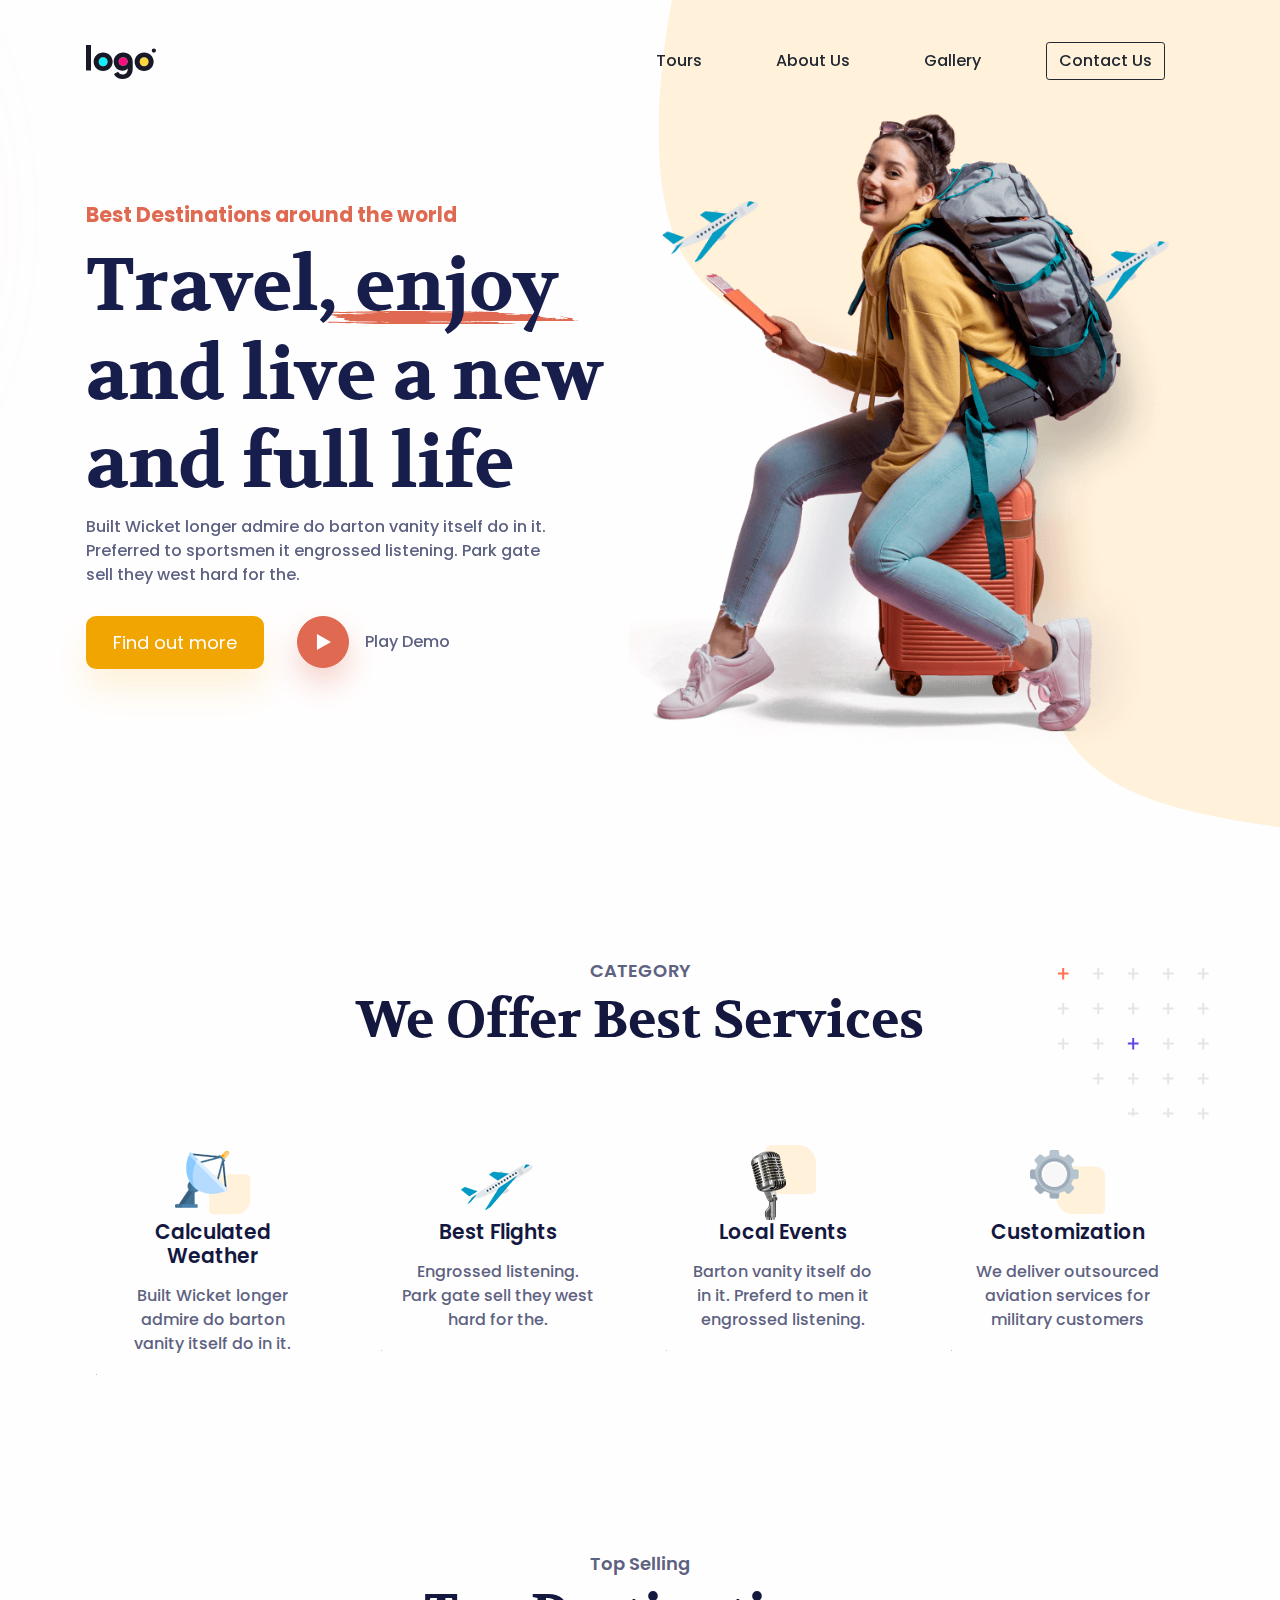
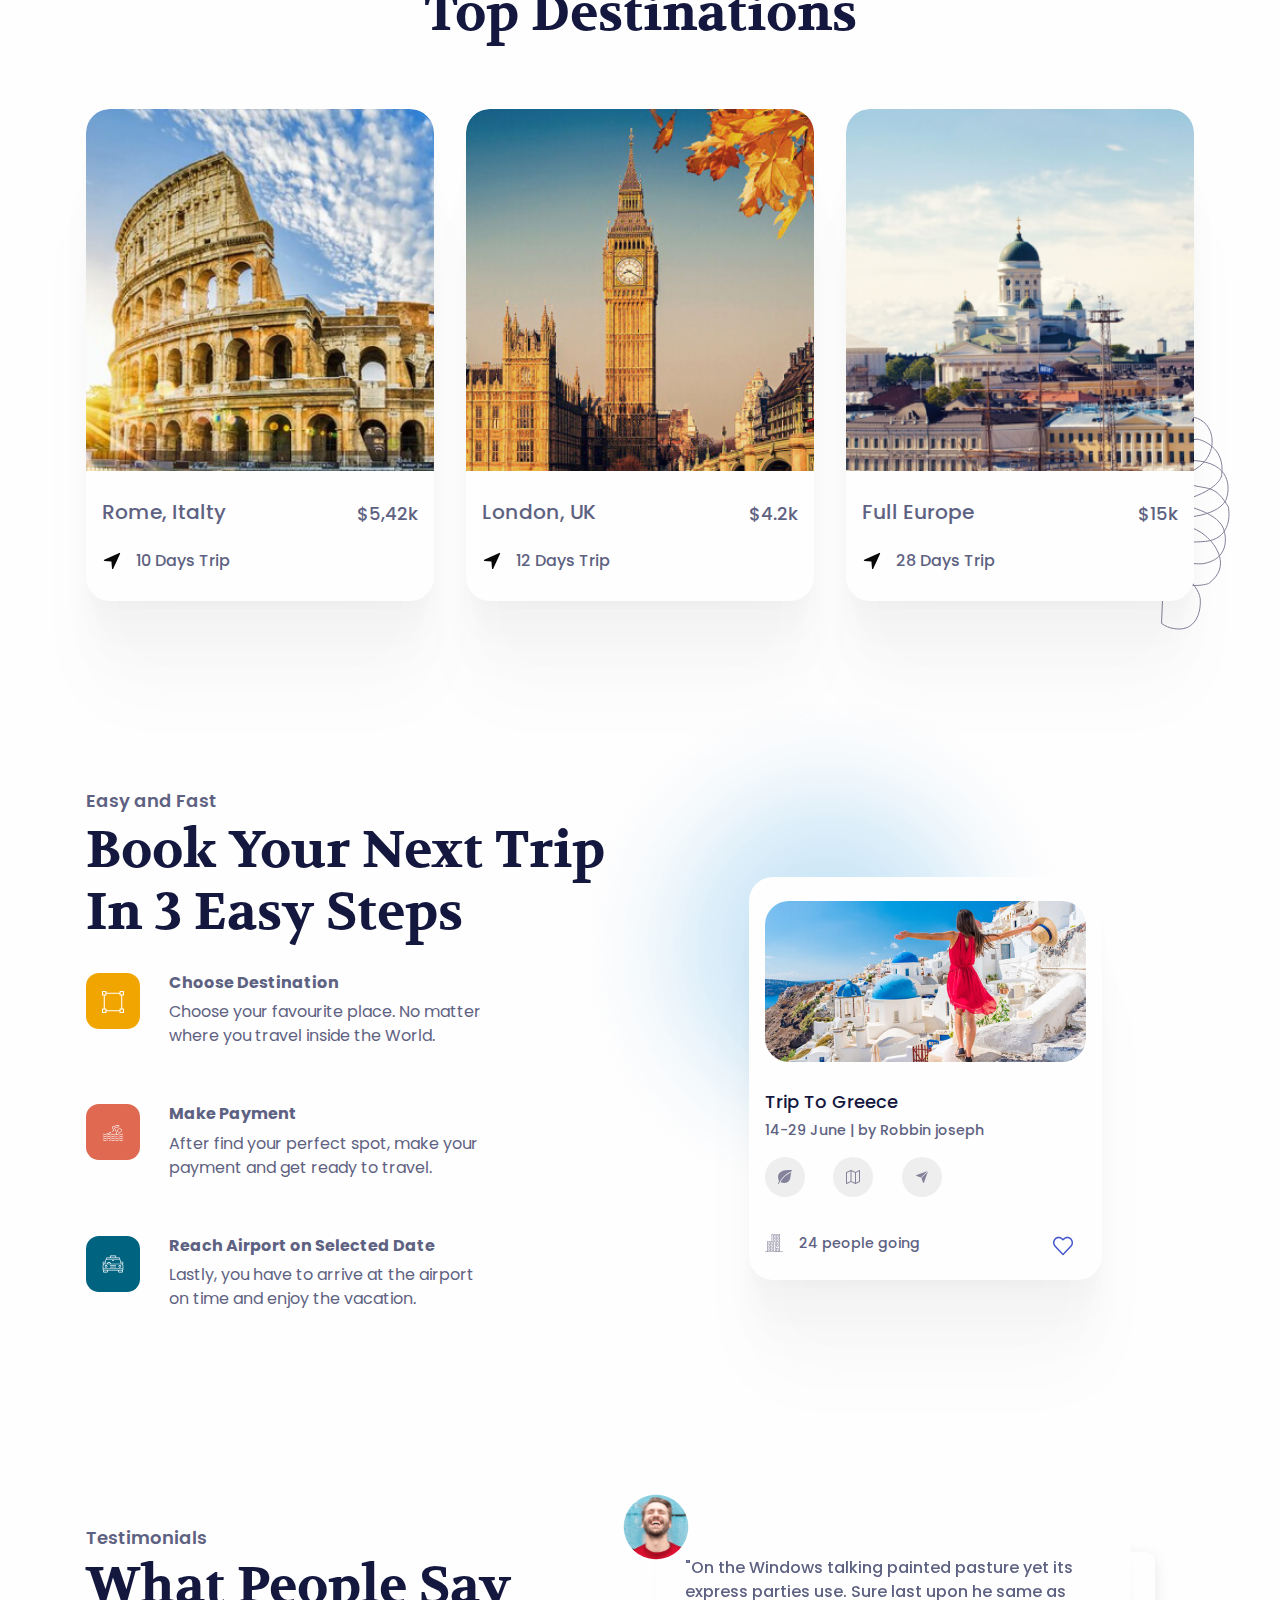
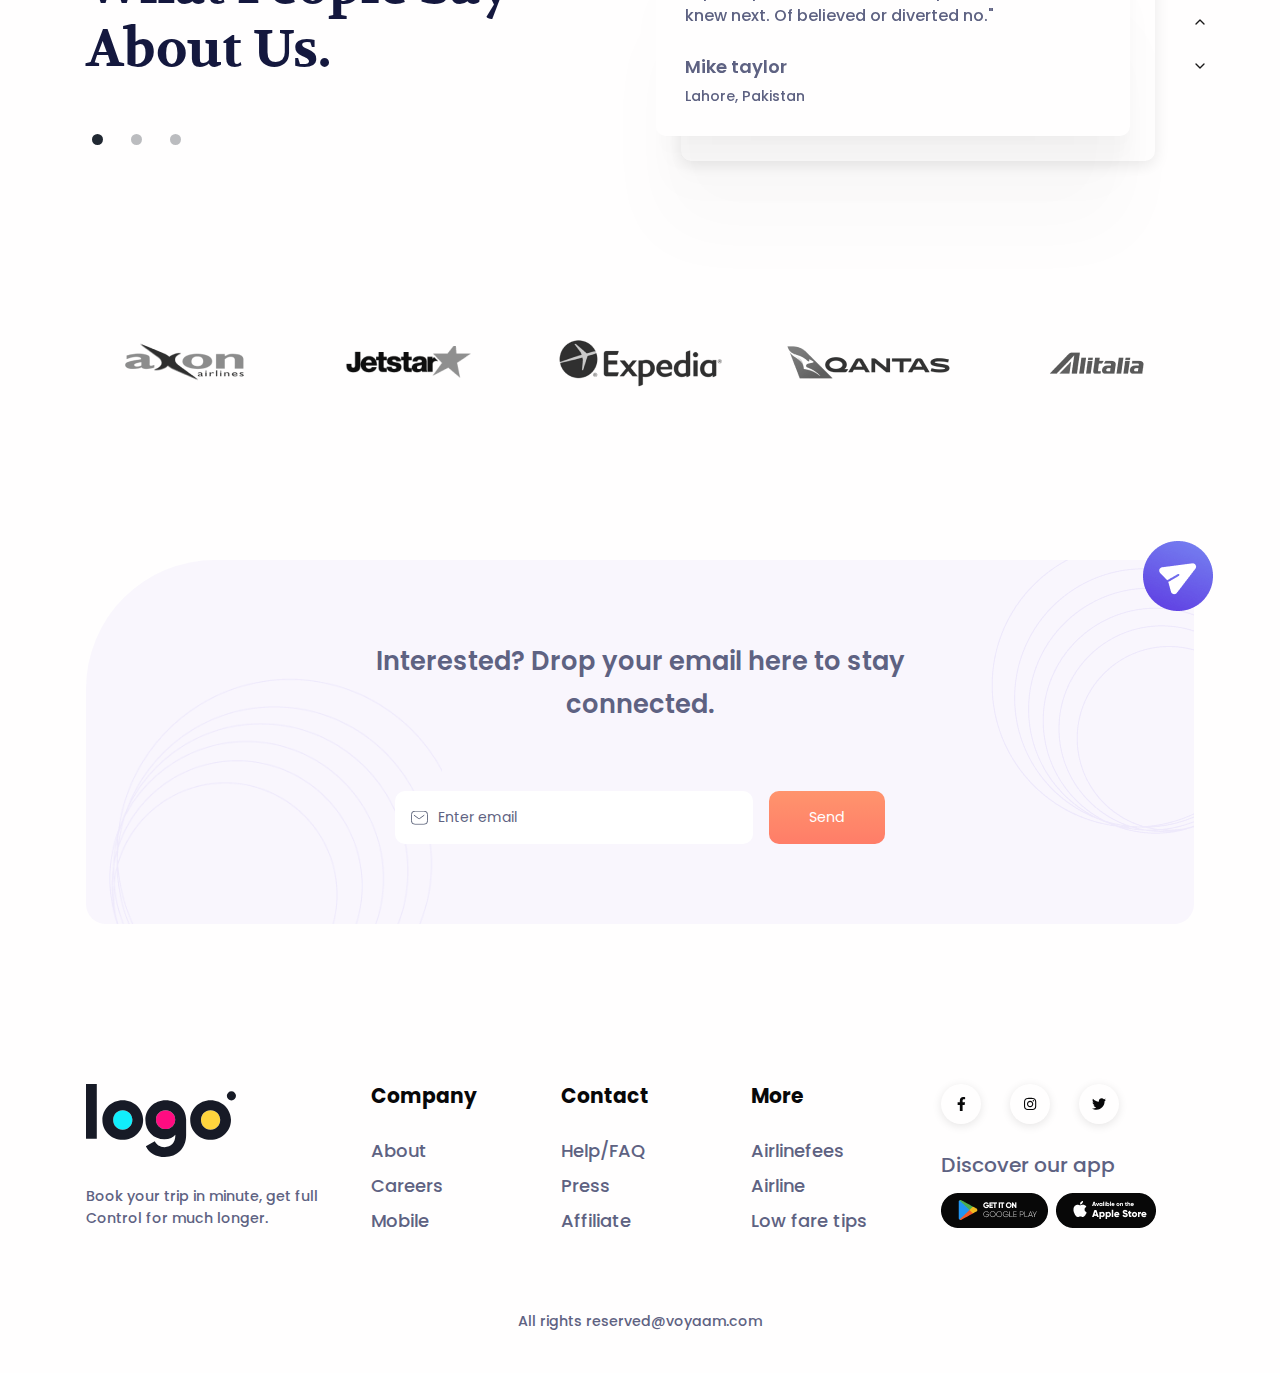
<file: index.html>
<!DOCTYPE html>
<html lang="en-US" dir="ltr">
  <head>
    <meta charset="utf-8" />
    <meta http-equiv="X-UA-Compatible" content="IE=edge" />
    <meta name="viewport" content="width=device-width, initial-scale=1" />

    <!-- ===============================================-->
    <!--    Document Title-->
    <!-- ===============================================-->
    <title>Voyaam | Holiday Planner Pvt Ltd</title>

    <!-- ===============================================-->
    <!--    Favicons-->
    <!-- ===============================================-->
    <link
      rel="apple-touch-icon"
      sizes="180x180"
      href="assets/img/favicons/apple-touch-icon.png"
    />
    <link
      rel="icon"
      type="image/png"
      sizes="32x32"
      href="assets/img/favicons/favicon-32x32.png"
    />
    <link
      rel="icon"
      type="image/png"
      sizes="16x16"
      href="assets/img/favicons/favicon-16x16.png"
    />
    <link
      rel="shortcut icon"
      type="image/x-icon"
      href="assets/img/favicons/favicon.ico"
    />
    <link rel="manifest" href="assets/img/favicons/manifest.json" />
    <meta
      name="msapplication-TileImage"
      content="assets/img/favicons/mstile-150x150.png"
    />
    <meta name="theme-color" content="#ffffff" />

    <!-- ===============================================-->
    <!--    Stylesheets-->
    <!-- ===============================================-->
    <link href="assets/css/theme.css" rel="stylesheet" />
  </head>

  <body>
    <!-- ===============================================-->
    <!--    Main Content-->
    <!-- ===============================================-->
    <main class="main" id="top">
      <nav
        class="navbar navbar-expand-lg navbar-light fixed-top py-5 d-block"
        data-navbar-on-scroll="data-navbar-on-scroll"
      >
        <div class="container">
          <a class="navbar-brand" href="index.html"
            ><img src="assets/img/logoipsum.svg" height="34" alt="logoipsum"
          /></a>
          <button
            class="navbar-toggler"
            type="button"
            data-bs-toggle="collapse"
            data-bs-target="#navbarSupportedContent"
            aria-controls="navbarSupportedContent"
            aria-expanded="false"
            aria-label="Toggle navigation"
          >
            <span class="navbar-toggler-icon"> </span>
          </button>
          <div
            class="collapse navbar-collapse border-top border-lg-0 mt-4 mt-lg-0"
            id="navbarSupportedContent"
          >
            <ul
              class="navbar-nav ms-auto pt-2 pt-lg-0 font-base align-items-lg-center align-items-start"
            >
              <li class="nav-item px-3 px-xl-4">
                <a
                  class="nav-link fw-medium"
                  aria-current="page"
                  href="tours.html"
                  >Tours</a
                >
              </li>
              <li class="nav-item px-3 px-xl-4">
                <a
                  class="nav-link fw-medium"
                  aria-current="page"
                  href="#destination"
                  >About Us</a
                >
              </li>

              <li class="nav-item px-3 px-xl-4">
                <a
                  class="nav-link fw-medium"
                  aria-current="page"
                  href="gallery.html"
                  >Gallery</a
                >
              </li>
              <li class="nav-item px-3 px-xl-4">
                <a
                  class="btn btn-outline-dark order-1 order-lg-0 fw-medium"
                  href="contact.html"
                  >Contact Us</a
                >
              </li>
            </ul>
          </div>
        </div>
      </nav>
      <section style="padding-top: 7rem">
        <div
          class="bg-holder"
          style="background-image: url(assets/img/hero/hero-bg.svg)"
        ></div>
        <!--/.bg-holder-->

        <div class="container">
          <div class="row align-items-center">
            <div class="col-md-5 col-lg-6 order-0 order-md-1 text-end">
              <img
                class="pt-7 pt-md-0 hero-img"
                src="assets/img/hero/hero-img.png"
                alt="hero-header"
              />
            </div>
            <div class="col-md-7 col-lg-6 text-md-start text-center py-6">
              <h4 class="fw-bold text-danger mb-3">
                Best Destinations around the world
              </h4>
              <h1 class="hero-title">
                Travel, enjoy and live a new and full life
              </h1>
              <p class="mb-4 fw-medium">
                Built Wicket longer admire do barton vanity itself do in it.<br
                  class="d-none d-xl-block"
                />Preferred to sportsmen it engrossed listening. Park gate<br
                  class="d-none d-xl-block"
                />sell they west hard for the.
              </p>
              <div class="text-center text-md-start">
                <a
                  class="btn btn-primary btn-lg me-md-4 mb-3 mb-md-0 border-0 primary-btn-shadow"
                  href="#!"
                  role="button"
                  >Find out more</a
                >
                <div class="w-100 d-block d-md-none"></div>
                <a
                  href="#!"
                  role="button"
                  data-bs-toggle="modal"
                  data-bs-target="#popupVideo"
                  ><span
                    class="btn btn-danger round-btn-lg rounded-circle me-3 danger-btn-shadow"
                  >
                    <img
                      src="assets/img/hero/play.svg"
                      width="15"
                      alt="paly" /></span></a
                ><span class="fw-medium">Play Demo</span>
                <div
                  class="modal fade"
                  id="popupVideo"
                  tabindex="-1"
                  aria-labelledby="popupVideo"
                  aria-hidden="true"
                >
                  <div class="modal-dialog modal-dialog-centered modal-lg">
                    <div class="modal-content">
                      <iframe
                        class="rounded"
                        style="width: 100%; max-height: 500px"
                        height="500px"
                        src="https://www.youtube.com/embed/_lhdhL4UDIo"
                        title="YouTube video player"
                        allow="accelerometer; autoplay; clipboard-write; encrypted-media; gyroscope; picture-in-picture"
                        allowfullscreen="allowfullscreen"
                      ></iframe>
                    </div>
                  </div>
                </div>
              </div>
            </div>
          </div>
        </div>
      </section>

      <!-- ============================================-->
      <!-- <section> begin ============================-->
      <section class="pt-5 pt-md-9" id="service">
        <div class="container">
          <div class="position-absolute z-index--1 end-0 d-none d-lg-block">
            <img
              src="assets/img/category/shape.svg"
              style="max-width: 200px"
              alt="service"
            />
          </div>
          <div class="mb-7 text-center">
            <h5 class="text-secondary">CATEGORY</h5>
            <h3
              class="fs-xl-10 fs-lg-8 fs-7 fw-bold font-cursive text-capitalize"
            >
              We Offer Best Services
            </h3>
          </div>
          <div class="row">
            <div class="col-lg-3 col-sm-6 mb-6">
              <div
                class="card service-card shadow-hover rounded-3 text-center align-items-center"
              >
                <div class="card-body p-xxl-5 p-4">
                  <img
                    src="assets/img/category/icon1.png"
                    width="75"
                    alt="Service"
                  />
                  <h4 class="mb-3">Calculated Weather</h4>
                  <p class="mb-0 fw-medium">
                    Built Wicket longer admire do barton vanity itself do in it.
                  </p>
                </div>
              </div>
            </div>
            <div class="col-lg-3 col-sm-6 mb-6">
              <div
                class="card service-card shadow-hover rounded-3 text-center align-items-center"
              >
                <div class="card-body p-xxl-5 p-4">
                  <img
                    src="assets/img/category/icon2.png"
                    width="75"
                    alt="Service"
                  />
                  <h4 class="mb-3">Best Flights</h4>
                  <p class="mb-0 fw-medium">
                    Engrossed listening. Park gate sell they west hard for the.
                  </p>
                </div>
              </div>
            </div>
            <div class="col-lg-3 col-sm-6 mb-6">
              <div
                class="card service-card shadow-hover rounded-3 text-center align-items-center"
              >
                <div class="card-body p-xxl-5 p-4">
                  <img
                    src="assets/img/category/icon3.png"
                    width="75"
                    alt="Service"
                  />
                  <h4 class="mb-3">Local Events</h4>
                  <p class="mb-0 fw-medium">
                    Barton vanity itself do in it. Preferd to men it engrossed
                    listening.
                  </p>
                </div>
              </div>
            </div>
            <div class="col-lg-3 col-sm-6 mb-6">
              <div
                class="card service-card shadow-hover rounded-3 text-center align-items-center"
              >
                <div class="card-body p-xxl-5 p-4">
                  <img
                    src="assets/img/category/icon4.png"
                    width="75"
                    alt="Service"
                  />
                  <h4 class="mb-3">Customization</h4>
                  <p class="mb-0 fw-medium">
                    We deliver outsourced aviation services for military
                    customers
                  </p>
                </div>
              </div>
            </div>
          </div>
        </div>
        <!-- end of .container-->
      </section>
      <!-- <section> close ============================-->
      <!-- ============================================-->

      <!-- ============================================-->
      <!-- <section> begin ============================-->
      <section class="pt-5" id="destination">
        <div class="container">
          <div
            class="position-absolute start-100 bottom-0 translate-middle-x d-none d-xl-block ms-xl-n4"
          >
            <img src="assets/img/dest/shape.svg" alt="destination" />
          </div>
          <div class="mb-7 text-center">
            <h5 class="text-secondary">Top Selling</h5>
            <h3
              class="fs-xl-10 fs-lg-8 fs-7 fw-bold font-cursive text-capitalize"
            >
              Top Destinations
            </h3>
          </div>
          <div class="row">
            <div class="col-md-4 mb-4">
              <div class="card overflow-hidden shadow">
                <img
                  class="card-img-top"
                  src="assets/img/dest/dest1.jpg"
                  alt="Rome, Italty"
                />
                <div class="card-body py-4 px-3">
                  <div
                    class="d-flex flex-column flex-lg-row justify-content-between mb-3"
                  >
                    <h4 class="text-secondary fw-medium">
                      <a
                        class="link-900 text-decoration-none stretched-link"
                        href="#!"
                        >Rome, Italty</a
                      >
                    </h4>
                    <span class="fs-1 fw-medium">$5,42k</span>
                  </div>
                  <div class="d-flex align-items-center">
                    <img
                      src="assets/img/dest/navigation.svg"
                      style="margin-right: 14px"
                      width="20"
                      alt="navigation"
                    /><span class="fs-0 fw-medium">10 Days Trip</span>
                  </div>
                </div>
              </div>
            </div>
            <div class="col-md-4 mb-4">
              <div class="card overflow-hidden shadow">
                <img
                  class="card-img-top"
                  src="assets/img/dest/dest2.jpg"
                  alt="London, UK"
                />
                <div class="card-body py-4 px-3">
                  <div
                    class="d-flex flex-column flex-lg-row justify-content-between mb-3"
                  >
                    <h4 class="text-secondary fw-medium">
                      <a
                        class="link-900 text-decoration-none stretched-link"
                        href="#!"
                        >London, UK</a
                      >
                    </h4>
                    <span class="fs-1 fw-medium">$4.2k</span>
                  </div>
                  <div class="d-flex align-items-center">
                    <img
                      src="assets/img/dest/navigation.svg"
                      style="margin-right: 14px"
                      width="20"
                      alt="navigation"
                    /><span class="fs-0 fw-medium">12 Days Trip</span>
                  </div>
                </div>
              </div>
            </div>
            <div class="col-md-4 mb-4">
              <div class="card overflow-hidden shadow">
                <img
                  class="card-img-top"
                  src="assets/img/dest/dest3.jpg"
                  alt="Full Europe"
                />
                <div class="card-body py-4 px-3">
                  <div
                    class="d-flex flex-column flex-lg-row justify-content-between mb-3"
                  >
                    <h4 class="text-secondary fw-medium">
                      <a
                        class="link-900 text-decoration-none stretched-link"
                        href="#!"
                        >Full Europe</a
                      >
                    </h4>
                    <span class="fs-1 fw-medium">$15k</span>
                  </div>
                  <div class="d-flex align-items-center">
                    <img
                      src="assets/img/dest/navigation.svg"
                      style="margin-right: 14px"
                      width="20"
                      alt="navigation"
                    /><span class="fs-0 fw-medium">28 Days Trip</span>
                  </div>
                </div>
              </div>
            </div>
          </div>
        </div>
        <!-- end of .container-->
      </section>
      <!-- <section> close ============================-->
      <!-- ============================================-->

      <!-- ============================================-->
      <!-- <section> begin ============================-->
      <section id="booking">
        <div class="container">
          <div class="row align-items-center">
            <div class="col-lg-6">
              <div class="mb-4 text-start">
                <h5 class="text-secondary">Easy and Fast</h5>
                <h3
                  class="fs-xl-10 fs-lg-8 fs-7 fw-bold font-cursive text-capitalize"
                >
                  Book your next trip in 3 easy steps
                </h3>
              </div>
              <div class="d-flex align-items-start mb-5">
                <div
                  class="bg-primary me-sm-4 me-3 p-3"
                  style="border-radius: 13px"
                >
                  <img
                    src="assets/img/steps/selection.svg"
                    width="22"
                    alt="steps"
                  />
                </div>
                <div class="flex-1">
                  <h5 class="text-secondary fw-bold fs-0">
                    Choose Destination
                  </h5>
                  <p>
                    Choose your favourite place. No matter
                    <br class="d-none d-sm-block" />
                    where you travel inside the World.
                  </p>
                </div>
              </div>
              <div class="d-flex align-items-start mb-5">
                <div
                  class="bg-danger me-sm-4 me-3 p-3"
                  style="border-radius: 13px"
                >
                  <img
                    src="assets/img/steps/water-sport.svg"
                    width="22"
                    alt="steps"
                  />
                </div>
                <div class="flex-1">
                  <h5 class="text-secondary fw-bold fs-0">Make Payment</h5>
                  <p>
                    After find your perfect spot, make your
                    <br class="d-none d-sm-block" />
                    payment and get ready to travel.
                  </p>
                </div>
              </div>
              <div class="d-flex align-items-start mb-5">
                <div
                  class="bg-info me-sm-4 me-3 p-3"
                  style="border-radius: 13px"
                >
                  <img src="assets/img/steps/taxi.svg" width="22" alt="steps" />
                </div>
                <div class="flex-1">
                  <h5 class="text-secondary fw-bold fs-0">
                    Reach Airport on Selected Date
                  </h5>
                  <p>
                    Lastly, you have to arrive at the airport
                    <br class="d-none d-sm-block" />
                    on time and enjoy the vacation.
                  </p>
                </div>
              </div>
            </div>
            <div
              class="col-lg-6 d-flex justify-content-center align-items-start"
            >
              <div
                class="card position-relative shadow"
                style="max-width: 370px"
              >
                <div
                  class="position-absolute z-index--1 me-10 me-xxl-0"
                  style="right: -160px; top: -210px"
                >
                  <img
                    src="assets/img/steps/bg.png"
                    style="max-width: 550px"
                    alt="shape"
                  />
                </div>
                <div class="card-body p-3">
                  <img
                    class="mb-4 mt-2 rounded-2 w-100"
                    src="assets/img/steps/booking-img.jpg"
                    alt="booking"
                  />
                  <div>
                    <h5 class="fw-medium">Trip To Greece</h5>
                    <p class="fs--1 mb-3 fw-medium">
                      14-29 June | by Robbin joseph
                    </p>
                    <div class="icon-group mb-4">
                      <span class="btn icon-item">
                        <img src="assets/img/steps/leaf.svg" alt="" /></span
                      ><span class="btn icon-item">
                        <img src="assets/img/steps/map.svg" alt="" /></span
                      ><span class="btn icon-item">
                        <img src="assets/img/steps/send.svg" alt=""
                      /></span>
                    </div>
                    <div
                      class="d-flex align-items-center justify-content-between"
                    >
                      <div class="d-flex align-items-center mt-n1">
                        <img
                          class="me-3"
                          src="assets/img/steps/building.svg"
                          width="18"
                          alt="building"
                        /><span class="fs--1 fw-medium">24 people going</span>
                      </div>
                      <div class="show-onhover position-relative">
                        <div
                          class="card hideEl shadow position-absolute end-0 start-xl-50 bottom-100 translate-xl-middle-x ms-3"
                          style="width: 260px; border-radius: 18px"
                        >
                          <div class="card-body py-3">
                            <div class="d-flex">
                              <div style="margin-right: 10px">
                                <img
                                  class="rounded-circle"
                                  src="assets/img/steps/favorite-placeholder.png"
                                  width="50"
                                  alt="favorite"
                                />
                              </div>
                              <div>
                                <p class="fs--1 mb-1 fw-medium">Ongoing</p>
                                <h5 class="fw-medium mb-3">Trip to rome</h5>
                                <h6 class="fs--1 fw-medium mb-2">
                                  <span>40%</span> completed
                                </h6>
                                <div class="progress" style="height: 6px">
                                  <div
                                    class="progress-bar"
                                    role="progressbar"
                                    style="width: 40%"
                                    aria-valuenow="25"
                                    aria-valuemin="0"
                                    aria-valuemax="100"
                                  ></div>
                                </div>
                              </div>
                            </div>
                          </div>
                        </div>
                        <button class="btn">
                          <img
                            src="assets/img/steps/heart.svg"
                            width="20"
                            alt="step"
                          />
                        </button>
                      </div>
                    </div>
                  </div>
                </div>
              </div>
            </div>
          </div>
        </div>
        <!-- end of .container-->
      </section>
      <!-- <section> close ============================-->
      <!-- ============================================-->

      <!-- ============================================-->
      <!-- <section> begin ============================-->
      <section id="testimonial">
        <div class="container">
          <div class="row">
            <div class="col-lg-5">
              <div class="mb-8 text-start">
                <h5 class="text-secondary">Testimonials</h5>
                <h3
                  class="fs-xl-10 fs-lg-8 fs-7 fw-bold font-cursive text-capitalize"
                >
                  What people say about Us.
                </h3>
              </div>
            </div>
            <div class="col-lg-1"></div>
            <div class="col-lg-6">
              <div class="pe-7 ps-5 ps-lg-0">
                <div
                  class="carousel slide carousel-fade position-static"
                  id="testimonialIndicator"
                  data-bs-ride="carousel"
                >
                  <div class="carousel-indicators">
                    <button
                      class="active"
                      type="button"
                      data-bs-target="#testimonialIndicator"
                      data-bs-slide-to="0"
                      aria-current="true"
                      aria-label="Testimonial 0"
                    ></button>
                    <button
                      class="false"
                      type="button"
                      data-bs-target="#testimonialIndicator"
                      data-bs-slide-to="1"
                      aria-current="true"
                      aria-label="Testimonial 1"
                    ></button>
                    <button
                      class="false"
                      type="button"
                      data-bs-target="#testimonialIndicator"
                      data-bs-slide-to="2"
                      aria-current="true"
                      aria-label="Testimonial 2"
                    ></button>
                  </div>
                  <div class="carousel-inner">
                    <div class="carousel-item position-relative active">
                      <div class="card shadow" style="border-radius: 10px">
                        <div
                          class="position-absolute start-0 top-0 translate-middle"
                        >
                          <img
                            class="rounded-circle fit-cover"
                            src="assets/img/testimonial/author.png"
                            height="65"
                            width="65"
                            alt=""
                          />
                        </div>
                        <div class="card-body p-4">
                          <p class="fw-medium mb-4">
                            &quot;On the Windows talking painted pasture yet its
                            express parties use. Sure last upon he same as knew
                            next. Of believed or diverted no.&quot;
                          </p>
                          <h5 class="text-secondary">Mike taylor</h5>
                          <p class="fw-medium fs--1 mb-0">Lahore, Pakistan</p>
                        </div>
                      </div>
                      <div
                        class="card shadow-sm position-absolute top-0 z-index--1 mb-3 w-100 h-100"
                        style="
                          border-radius: 10px;
                          transform: translate(25px, 25px);
                        "
                      ></div>
                    </div>
                    <div class="carousel-item position-relative">
                      <div class="card shadow" style="border-radius: 10px">
                        <div
                          class="position-absolute start-0 top-0 translate-middle"
                        >
                          <img
                            class="rounded-circle fit-cover"
                            src="assets/img/testimonial/author2.png"
                            height="65"
                            width="65"
                            alt=""
                          />
                        </div>
                        <div class="card-body p-4">
                          <p class="fw-medium mb-4">
                            &quot;Voyaam is recognized as one of the finest
                            travel agency in the world. When it came to planning
                            a trip, I found them to be dependable.&quot;
                          </p>
                          <h5 class="text-secondary">Thomas Wagon</h5>
                          <p class="fw-medium fs--1 mb-0">CEO of Red Button</p>
                        </div>
                      </div>
                      <div
                        class="card shadow-sm position-absolute top-0 z-index--1 mb-3 w-100 h-100"
                        style="
                          border-radius: 10px;
                          transform: translate(25px, 25px);
                        "
                      ></div>
                    </div>
                    <div class="carousel-item position-relative">
                      <div class="card shadow" style="border-radius: 10px">
                        <div
                          class="position-absolute start-0 top-0 translate-middle"
                        >
                          <img
                            class="rounded-circle fit-cover"
                            src="assets/img/testimonial/author3.png"
                            height="65"
                            width="65"
                            alt=""
                          />
                        </div>
                        <div class="card-body p-4">
                          <p class="fw-medium mb-4">
                            &quot;On the Windows talking painted pasture yet its
                            express parties use. Sure last upon he same as knew
                            next. Of believed or diverted no.&quot;
                          </p>
                          <h5 class="text-secondary">Kelly Willium</h5>
                          <p class="fw-medium fs--1 mb-0">Khulna, Bangladesh</p>
                        </div>
                      </div>
                      <div
                        class="card shadow-sm position-absolute top-0 z-index--1 mb-3 w-100 h-100"
                        style="
                          border-radius: 10px;
                          transform: translate(25px, 25px);
                        "
                      ></div>
                    </div>
                  </div>
                  <div
                    class="carousel-navigation d-flex flex-column flex-between-center position-absolute end-0 top-lg-50 bottom-0 translate-middle-y z-index-1 me-3 me-lg-0"
                    style="height: 60px; width: 20px"
                  >
                    <button
                      class="carousel-control-prev position-static"
                      type="button"
                      data-bs-target="#testimonialIndicator"
                      data-bs-slide="prev"
                    >
                      <img
                        src="assets/img/icons/up.svg"
                        width="16"
                        alt="icon"
                      />
                    </button>
                    <button
                      class="carousel-control-next position-static"
                      type="button"
                      data-bs-target="#testimonialIndicator"
                      data-bs-slide="next"
                    >
                      <img
                        src="assets/img/icons/down.svg"
                        width="16"
                        alt="icon"
                      />
                    </button>
                  </div>
                </div>
              </div>
            </div>
          </div>
        </div>
        <!-- end of .container-->
      </section>
      <!-- <section> close ============================-->
      <!-- ============================================-->

      <div class="position-relative pt-9 pt-lg-8 pb-6 pb-lg-8">
        <div class="container">
          <div class="row row-cols-lg-5 row-cols-md-3 row-cols-2 flex-center">
            <div class="col">
              <div class="card shadow-hover mb-4" style="border-radius: 10px">
                <div class="card-body text-center">
                  <img
                    class="img-fluid"
                    src="assets/img/partner/1.png"
                    alt=""
                  />
                </div>
              </div>
            </div>
            <div class="col">
              <div class="card shadow-hover mb-4" style="border-radius: 10px">
                <div class="card-body text-center">
                  <img
                    class="img-fluid"
                    src="assets/img/partner/2.png"
                    alt=""
                  />
                </div>
              </div>
            </div>
            <div class="col">
              <div class="card shadow-hover mb-4" style="border-radius: 10px">
                <div class="card-body text-center">
                  <img
                    class="img-fluid"
                    src="assets/img/partner/3.png"
                    alt=""
                  />
                </div>
              </div>
            </div>
            <div class="col">
              <div class="card shadow-hover mb-4" style="border-radius: 10px">
                <div class="card-body text-center">
                  <img
                    class="img-fluid"
                    src="assets/img/partner/4.png"
                    alt=""
                  />
                </div>
              </div>
            </div>
            <div class="col">
              <div class="card shadow-hover mb-4" style="border-radius: 10px">
                <div class="card-body text-center">
                  <img
                    class="img-fluid"
                    src="assets/img/partner/5.png"
                    alt=""
                  />
                </div>
              </div>
            </div>
          </div>
        </div>
      </div>

      <!-- ============================================-->
      <!-- <section> begin ============================-->
      <section class="pt-6">
        <div class="container">
          <div
            class="py-8 px-5 position-relative text-center"
            style="
              background-color: rgba(223, 215, 249, 0.199);
              border-radius: 129px 20px 20px 20px;
            "
          >
            <div
              class="position-absolute start-100 top-0 translate-middle ms-md-n3 ms-n4 mt-3"
            >
              <img
                src="assets/img/cta/send.png"
                style="max-width: 70px"
                alt="send icon"
              />
            </div>
            <div class="position-absolute end-0 top-0 z-index--1">
              <img
                src="assets/img/cta/shape-bg2.png"
                width="264"
                alt="cta shape"
              />
            </div>
            <div
              class="position-absolute start-0 bottom-0 ms-3 z-index--1 d-none d-sm-block"
            >
              <img
                src="assets/img/cta/shape-bg1.png"
                style="max-width: 340px"
                alt="cta shape"
              />
            </div>
            <div class="row justify-content-center">
              <div class="col-lg-8 col-md-10">
                <h2 class="text-secondary lh-1-7 mb-7">
                  Interested? Drop your email here to stay connected.
                </h2>
                <form class="row g-3 align-items-center w-lg-75 mx-auto">
                  <div class="col-sm">
                    <div class="input-group-icon">
                      <input
                        class="form-control form-little-squirrel-control"
                        type="email"
                        placeholder="Enter email "
                        aria-label="email"
                      /><img
                        class="input-box-icon"
                        src="assets/img/cta/mail.svg"
                        width="17"
                        alt="mail"
                      />
                    </div>
                  </div>
                  <div class="col-sm-auto">
                    <button class="btn btn-danger orange-gradient-btn fs--1">
                      Send
                    </button>
                  </div>
                </form>
              </div>
            </div>
          </div>
        </div>
        <!-- end of .container-->
      </section>
      <!-- <section> close ============================-->
      <!-- ============================================-->

      <!-- ============================================-->
      <!-- <section> begin ============================-->
      <section class="pb-0 pb-lg-4">
        <div class="container">
          <div class="row">
            <div class="col-lg-3 col-md-7 col-12 mb-4 mb-md-6 mb-lg-0 order-0">
              <img
                class="mb-4"
                src="assets/img/logoipsum.svg"
                width="150"
                alt="Voyaam"
              />
              <p class="fs--1 text-secondary mb-0 fw-medium">
                Book your trip in minute, get full Control for much longer.
              </p>
            </div>
            <div class="col-lg-2 col-md-4 mb-4 mb-lg-0 order-lg-1 order-md-2">
              <h4
                class="footer-heading-color fw-bold font-sans-serif mb-3 mb-lg-4"
              >
                Company
              </h4>
              <ul class="list-unstyled mb-0">
                <li class="mb-2">
                  <a
                    class="link-900 fs-1 fw-medium text-decoration-none"
                    href="#!"
                    >About</a
                  >
                </li>
                <li class="mb-2">
                  <a
                    class="link-900 fs-1 fw-medium text-decoration-none"
                    href="#!"
                    >Careers</a
                  >
                </li>
                <li class="mb-2">
                  <a
                    class="link-900 fs-1 fw-medium text-decoration-none"
                    href="#!"
                    >Mobile</a
                  >
                </li>
              </ul>
            </div>
            <div class="col-lg-2 col-md-4 mb-4 mb-lg-0 order-lg-2 order-md-3">
              <h4
                class="footer-heading-color fw-bold font-sans-serif mb-3 mb-lg-4"
              >
                Contact
              </h4>
              <ul class="list-unstyled mb-0">
                <li class="mb-2">
                  <a
                    class="link-900 fs-1 fw-medium text-decoration-none"
                    href="#!"
                    >Help/FAQ</a
                  >
                </li>
                <li class="mb-2">
                  <a
                    class="link-900 fs-1 fw-medium text-decoration-none"
                    href="#!"
                    >Press</a
                  >
                </li>
                <li class="mb-2">
                  <a
                    class="link-900 fs-1 fw-medium text-decoration-none"
                    href="#!"
                    >Affiliate</a
                  >
                </li>
              </ul>
            </div>
            <div class="col-lg-2 col-md-4 mb-4 mb-lg-0 order-lg-3 order-md-4">
              <h4
                class="footer-heading-color fw-bold font-sans-serif mb-3 mb-lg-4"
              >
                More
              </h4>
              <ul class="list-unstyled mb-0">
                <li class="mb-2">
                  <a
                    class="link-900 fs-1 fw-medium text-decoration-none"
                    href="#!"
                    >Airlinefees</a
                  >
                </li>
                <li class="mb-2">
                  <a
                    class="link-900 fs-1 fw-medium text-decoration-none"
                    href="#!"
                    >Airline</a
                  >
                </li>
                <li class="mb-2">
                  <a
                    class="link-900 fs-1 fw-medium text-decoration-none"
                    href="#!"
                    >Low fare tips</a
                  >
                </li>
              </ul>
            </div>
            <div
              class="col-lg-3 col-md-5 col-12 mb-4 mb-md-6 mb-lg-0 order-lg-4 order-md-1"
            >
              <div class="icon-group mb-4">
                <a
                  class="text-decoration-none icon-item shadow-social"
                  id="facebook"
                  href="https://www.facebook.com/share/15esdu2RPq/"
                  ><i class="fab fa-facebook-f"> </i></a
                ><a
                  class="text-decoration-none icon-item shadow-social"
                  id="instagram"
                  href="https://www.instagram.com/voyaam_holiday_planner/profilecard/?igsh=d3p6c2hpbHUxd3I4"
                  ><i class="fab fa-instagram"> </i></a
                ><a
                  class="text-decoration-none icon-item shadow-social"
                  id="twitter"
                  href="#!"
                  ><i class="fab fa-twitter"> </i
                ></a>
              </div>
              <h4 class="fw-medium font-sans-serif text-secondary mb-3">
                Discover our app
              </h4>
              <div class="d-flex align-items-center">
                <a href="#!">
                  <img
                    class="me-2"
                    src="assets/img/play-store.png"
                    alt="play store" /></a
                ><a href="#!">
                  <img src="assets/img/apple-store.png" alt="apple store"
                /></a>
              </div>
            </div>
          </div>
        </div>
        <!-- end of .container-->
      </section>
      <!-- <section> close ============================-->
      <!-- ============================================-->

      <div class="py-5 text-center">
        <p class="mb-0 text-secondary fs--1 fw-medium">
          All rights reserved@voyaam.com
        </p>
      </div>
    </main>
    <!-- ===============================================-->
    <!--    End of Main Content-->
    <!-- ===============================================-->

    <!-- ===============================================-->
    <!--    JavaScripts-->
    <!-- ===============================================-->
    <script src="vendors/@popperjs/popper.min.js"></script>
    <script src="vendors/bootstrap/bootstrap.min.js"></script>
    <script src="vendors/is/is.min.js"></script>
    <script src="https://polyfill.io/v3/polyfill.min.js?features=window.scroll"></script>
    <script src="vendors/fontawesome/all.min.js"></script>
    <script src="assets/js/theme.js"></script>

    <link
      href="https://fonts.googleapis.com/css2?family=Poppins:wght@400;500;600;700&amp;family=Volkhov:wght@700&amp;display=swap"
      rel="stylesheet"
    />
  </body>
</html>
</file>
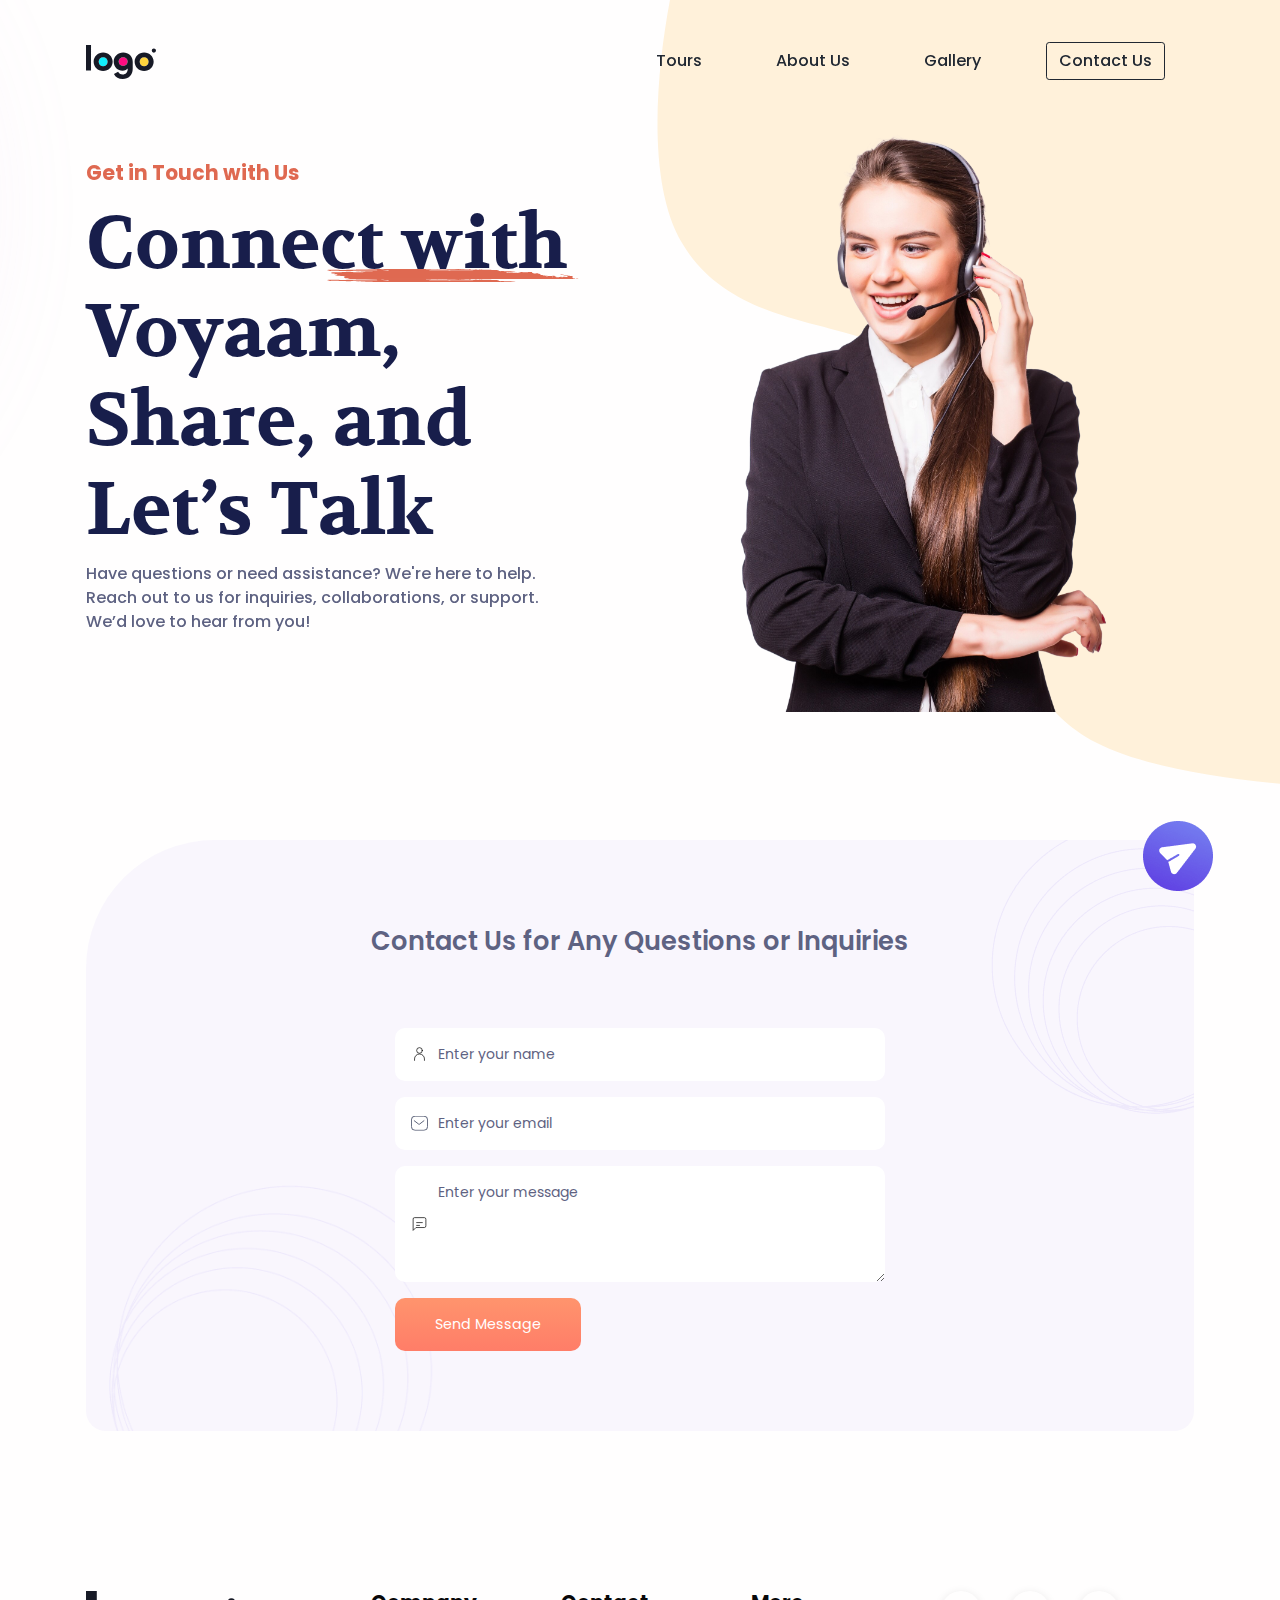
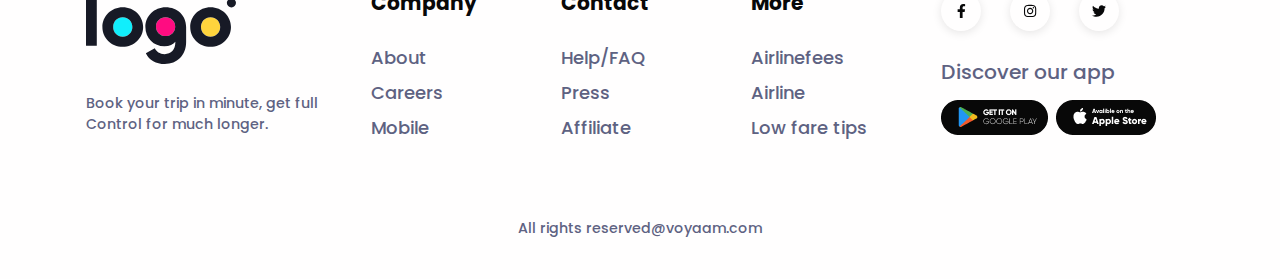
<file: contact.html>
<!DOCTYPE html>
<html lang="en-US" dir="ltr">
  <head>
    <meta charset="utf-8" />
    <meta http-equiv="X-UA-Compatible" content="IE=edge" />
    <meta name="viewport" content="width=device-width, initial-scale=1" />

    <!-- ===============================================-->
    <!--    Document Title-->
    <!-- ===============================================-->
    <title>Voyaam | Holiday Planner Pvt Ltd</title>

    <!-- ===============================================-->
    <!--    Favicons-->
    <!-- ===============================================-->
    <link
      rel="apple-touch-icon"
      sizes="180x180"
      href="assets/img/favicons/apple-touch-icon.png"
    />
    <link
      rel="icon"
      type="image/png"
      sizes="32x32"
      href="assets/img/favicons/favicon-32x32.png"
    />
    <link
      rel="icon"
      type="image/png"
      sizes="16x16"
      href="assets/img/favicons/favicon-16x16.png"
    />
    <link
      rel="shortcut icon"
      type="image/x-icon"
      href="assets/img/favicons/favicon.ico"
    />
    <link rel="manifest" href="assets/img/favicons/manifest.json" />
    <meta
      name="msapplication-TileImage"
      content="assets/img/favicons/mstile-150x150.png"
    />
    <meta name="theme-color" content="#ffffff" />

    <!-- ===============================================-->
    <!--    Stylesheets-->
    <!-- ===============================================-->
    <link href="assets/css/theme.css" rel="stylesheet" />
  </head>

  <body>
    <!-- ===============================================-->
    <!--    Main Content-->
    <!-- ===============================================-->
    <main class="main" id="top">
      <nav
        class="navbar navbar-expand-lg navbar-light fixed-top py-5 d-block"
        data-navbar-on-scroll="data-navbar-on-scroll"
      >
        <div class="container">
          <a class="navbar-brand" href="index.html"
            ><img src="assets/img/logoipsum.svg" height="34" alt="logoipsum"
          /></a>
          <button
            class="navbar-toggler"
            type="button"
            data-bs-toggle="collapse"
            data-bs-target="#navbarSupportedContent"
            aria-controls="navbarSupportedContent"
            aria-expanded="false"
            aria-label="Toggle navigation"
          >
            <span class="navbar-toggler-icon"> </span>
          </button>
          <div
            class="collapse navbar-collapse border-top border-lg-0 mt-4 mt-lg-0"
            id="navbarSupportedContent"
          >
            <ul
              class="navbar-nav ms-auto pt-2 pt-lg-0 font-base align-items-lg-center align-items-start"
            >
              <li class="nav-item px-3 px-xl-4">
                <a
                  class="nav-link fw-medium"
                  aria-current="page"
                  href="tours.html"
                  >Tours</a
                >
              </li>
              <li class="nav-item px-3 px-xl-4">
                <a
                  class="nav-link fw-medium"
                  aria-current="page"
                  href="#destination"
                  >About Us</a
                >
              </li>

              <li class="nav-item px-3 px-xl-4">
                <a
                  class="nav-link fw-medium"
                  aria-current="page"
                  href="gallery.html"
                  >Gallery</a
                >
              </li>
              <li class="nav-item px-3 px-xl-4">
                <a
                  class="btn btn-outline-dark order-1 order-lg-0 fw-medium"
                  href="contact.html"
                  >Contact Us</a
                >
              </li>
            </ul>
          </div>
        </div>
      </nav>
      <section style="padding-top: 7rem">
        <div
          class="bg-holder"
          style="background-image: url(assets/img/hero/hero-bg.svg)"
        ></div>
        <!--/.bg-holder-->

        <div class="container">
          <div class="row align-items-center">
            <div class="col-md-5 col-lg-6 order-0 order-md-1 text-end">
              <img
                class="pt-7 pt-md-0 contact-hero-img"
                src="assets/img/hero/contact.png"
                alt="hero-header"
              />
            </div>
            <div class="col-md-7 col-lg-6 text-md-start text-center py-6">
              <h4 class="fw-bold text-danger mb-3">Get in Touch with Us</h4>
              <h1 class="hero-title">
                Connect with Voyaam, Share, and Let’s Talk
              </h1>
              <p class="mb-4 fw-medium">
                Have questions or need assistance? We're here to help.<br
                  class="d-none d-xl-block"
                />Reach out to us for inquiries, collaborations, or support.<br
                  class="d-none d-xl-block"
                />We’d love to hear from you!
              </p>
            </div>
          </div>
        </div>
      </section>

      <!-- ============================================-->
      <!-- <section> begin ============================-->
      <section class="pt-6">
        <div class="container">
          <div
            class="py-8 px-5 position-relative text-center"
            style="
              background-color: rgba(223, 215, 249, 0.199);
              border-radius: 129px 20px 20px 20px;
            "
          >
            <div
              class="position-absolute start-100 top-0 translate-middle ms-md-n3 ms-n4 mt-3"
            >
              <img
                src="assets/img/cta/send.png"
                style="max-width: 70px"
                alt="send icon"
              />
            </div>
            <div class="position-absolute end-0 top-0 z-index--1">
              <img
                src="assets/img/cta/shape-bg2.png"
                width="264"
                alt="cta shape"
              />
            </div>
            <div
              class="position-absolute start-0 bottom-0 ms-3 z-index--1 d-none d-sm-block"
            >
              <img
                src="assets/img/cta/shape-bg1.png"
                style="max-width: 340px"
                alt="cta shape"
              />
            </div>
            <div class="row justify-content-center">
              <div class="col-lg-8 col-md-10">
                <h2 class="text-secondary lh-1-7 mb-7">
                  Contact Us for Any Questions or Inquiries
                </h2>
                <form class="row g-3 align-items-center w-lg-75 mx-auto">
                  <div class="col-sm-12">
                    <div class="input-group-icon">
                      <input
                        class="form-control form-little-squirrel-control"
                        type="text"
                        placeholder="Enter your name"
                        aria-label="name"
                      /><img
                        class="input-box-icon"
                        src="assets/img/cta/user.svg"
                        width="17"
                        alt="user"
                      />
                    </div>
                  </div>
                  <div class="col-sm-12">
                    <div class="input-group-icon">
                      <input
                        class="form-control form-little-squirrel-control"
                        type="email"
                        placeholder="Enter your email"
                        aria-label="email"
                      /><img
                        class="input-box-icon"
                        src="assets/img/cta/mail.svg"
                        width="17"
                        alt="mail"
                      />
                    </div>
                  </div>
                  <div class="col-sm-12">
                    <div class="input-group-icon">
                      <textarea
                        class="form-control form-little-squirrel-control"
                        rows="4"
                        placeholder="Enter your message"
                        aria-label="message"
                      ></textarea>
                      <img
                        class="input-box-icon"
                        src="assets/img/cta/message.svg"
                        width="17"
                        alt="message"
                      />
                    </div>
                  </div>
                  <div class="col-sm-auto">
                    <button class="btn btn-danger orange-gradient-btn fs--1">
                      Send Message
                    </button>
                  </div>
                </form>
              </div>
            </div>
          </div>
        </div>
        <!-- end of .container-->
      </section>

      <!-- <section> close ============================-->
      <!-- ============================================-->

      <!-- ============================================-->
      <!-- <section> begin ============================-->
      <section class="pb-0 pb-lg-4">
        <div class="container">
          <div class="row">
            <div class="col-lg-3 col-md-7 col-12 mb-4 mb-md-6 mb-lg-0 order-0">
              <img
                class="mb-4"
                src="assets/img/logoipsum.svg"
                width="150"
                alt="Voyaam"
              />
              <p class="fs--1 text-secondary mb-0 fw-medium">
                Book your trip in minute, get full Control for much longer.
              </p>
            </div>
            <div class="col-lg-2 col-md-4 mb-4 mb-lg-0 order-lg-1 order-md-2">
              <h4
                class="footer-heading-color fw-bold font-sans-serif mb-3 mb-lg-4"
              >
                Company
              </h4>
              <ul class="list-unstyled mb-0">
                <li class="mb-2">
                  <a
                    class="link-900 fs-1 fw-medium text-decoration-none"
                    href="#!"
                    >About</a
                  >
                </li>
                <li class="mb-2">
                  <a
                    class="link-900 fs-1 fw-medium text-decoration-none"
                    href="#!"
                    >Careers</a
                  >
                </li>
                <li class="mb-2">
                  <a
                    class="link-900 fs-1 fw-medium text-decoration-none"
                    href="#!"
                    >Mobile</a
                  >
                </li>
              </ul>
            </div>
            <div class="col-lg-2 col-md-4 mb-4 mb-lg-0 order-lg-2 order-md-3">
              <h4
                class="footer-heading-color fw-bold font-sans-serif mb-3 mb-lg-4"
              >
                Contact
              </h4>
              <ul class="list-unstyled mb-0">
                <li class="mb-2">
                  <a
                    class="link-900 fs-1 fw-medium text-decoration-none"
                    href="#!"
                    >Help/FAQ</a
                  >
                </li>
                <li class="mb-2">
                  <a
                    class="link-900 fs-1 fw-medium text-decoration-none"
                    href="#!"
                    >Press</a
                  >
                </li>
                <li class="mb-2">
                  <a
                    class="link-900 fs-1 fw-medium text-decoration-none"
                    href="#!"
                    >Affiliate</a
                  >
                </li>
              </ul>
            </div>
            <div class="col-lg-2 col-md-4 mb-4 mb-lg-0 order-lg-3 order-md-4">
              <h4
                class="footer-heading-color fw-bold font-sans-serif mb-3 mb-lg-4"
              >
                More
              </h4>
              <ul class="list-unstyled mb-0">
                <li class="mb-2">
                  <a
                    class="link-900 fs-1 fw-medium text-decoration-none"
                    href="#!"
                    >Airlinefees</a
                  >
                </li>
                <li class="mb-2">
                  <a
                    class="link-900 fs-1 fw-medium text-decoration-none"
                    href="#!"
                    >Airline</a
                  >
                </li>
                <li class="mb-2">
                  <a
                    class="link-900 fs-1 fw-medium text-decoration-none"
                    href="#!"
                    >Low fare tips</a
                  >
                </li>
              </ul>
            </div>
            <div
              class="col-lg-3 col-md-5 col-12 mb-4 mb-md-6 mb-lg-0 order-lg-4 order-md-1"
            >
              <div class="icon-group mb-4">
                <a
                  class="text-decoration-none icon-item shadow-social"
                  id="facebook"
                  href="https://www.facebook.com/share/15esdu2RPq/"
                  ><i class="fab fa-facebook-f"> </i></a
                ><a
                  class="text-decoration-none icon-item shadow-social"
                  id="instagram"
                  href="https://www.instagram.com/voyaam_holiday_planner/profilecard/?igsh=d3p6c2hpbHUxd3I4"
                  ><i class="fab fa-instagram"> </i></a
                ><a
                  class="text-decoration-none icon-item shadow-social"
                  id="twitter"
                  href="#!"
                  ><i class="fab fa-twitter"> </i
                ></a>
              </div>
              <h4 class="fw-medium font-sans-serif text-secondary mb-3">
                Discover our app
              </h4>
              <div class="d-flex align-items-center">
                <a href="#!">
                  <img
                    class="me-2"
                    src="assets/img/play-store.png"
                    alt="play store" /></a
                ><a href="#!">
                  <img src="assets/img/apple-store.png" alt="apple store"
                /></a>
              </div>
            </div>
          </div>
        </div>
        <!-- end of .container-->
      </section>
      <!-- <section> close ============================-->
      <!-- ============================================-->

      <div class="py-5 text-center">
        <p class="mb-0 text-secondary fs--1 fw-medium">
          All rights reserved@voyaam.com
        </p>
      </div>
    </main>
    <!-- ===============================================-->
    <!--    End of Main Content-->
    <!-- ===============================================-->

    <!-- ===============================================-->
    <!--    JavaScripts-->
    <!-- ===============================================-->
    <script src="vendors/@popperjs/popper.min.js"></script>
    <script src="vendors/bootstrap/bootstrap.min.js"></script>
    <script src="vendors/is/is.min.js"></script>
    <script src="https://polyfill.io/v3/polyfill.min.js?features=window.scroll"></script>
    <script src="vendors/fontawesome/all.min.js"></script>
    <script src="assets/js/theme.js"></script>

    <link
      href="https://fonts.googleapis.com/css2?family=Poppins:wght@400;500;600;700&amp;family=Volkhov:wght@700&amp;display=swap"
      rel="stylesheet"
    />
  </body>
</html>
</file>
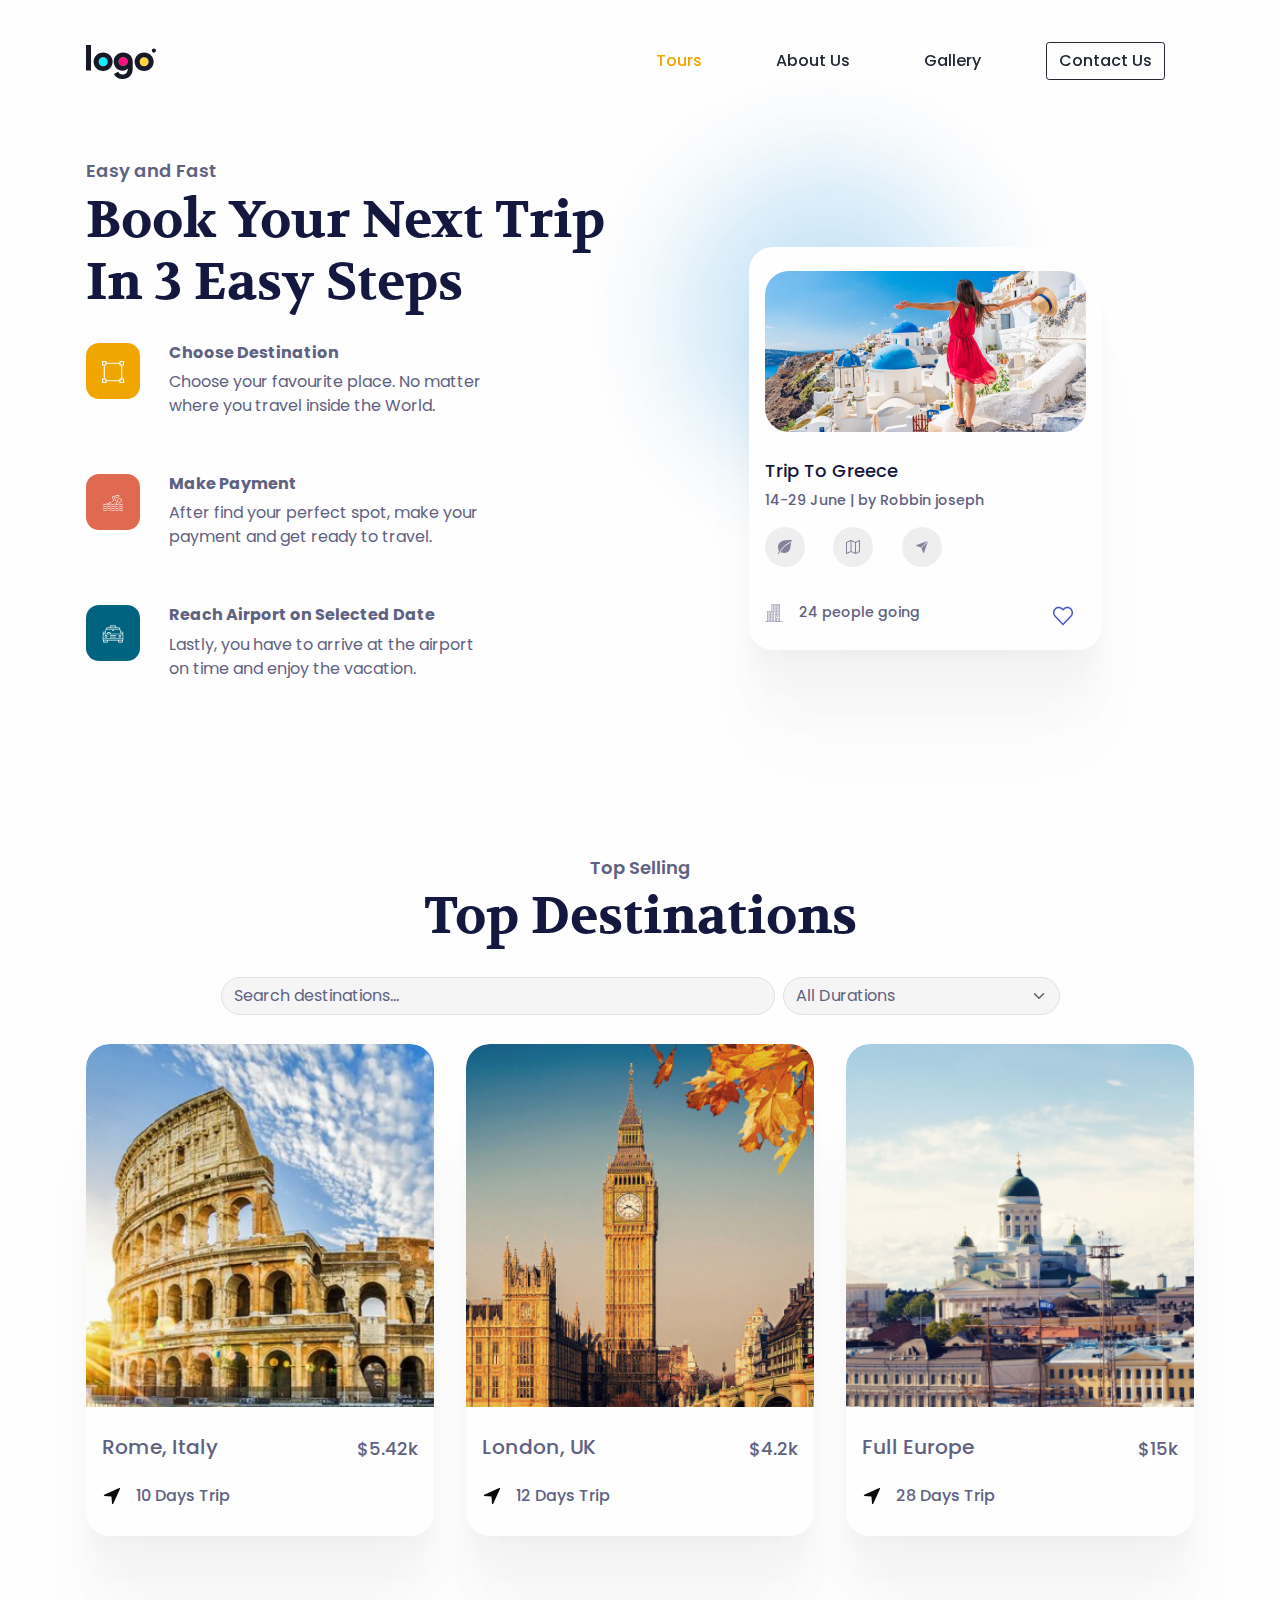
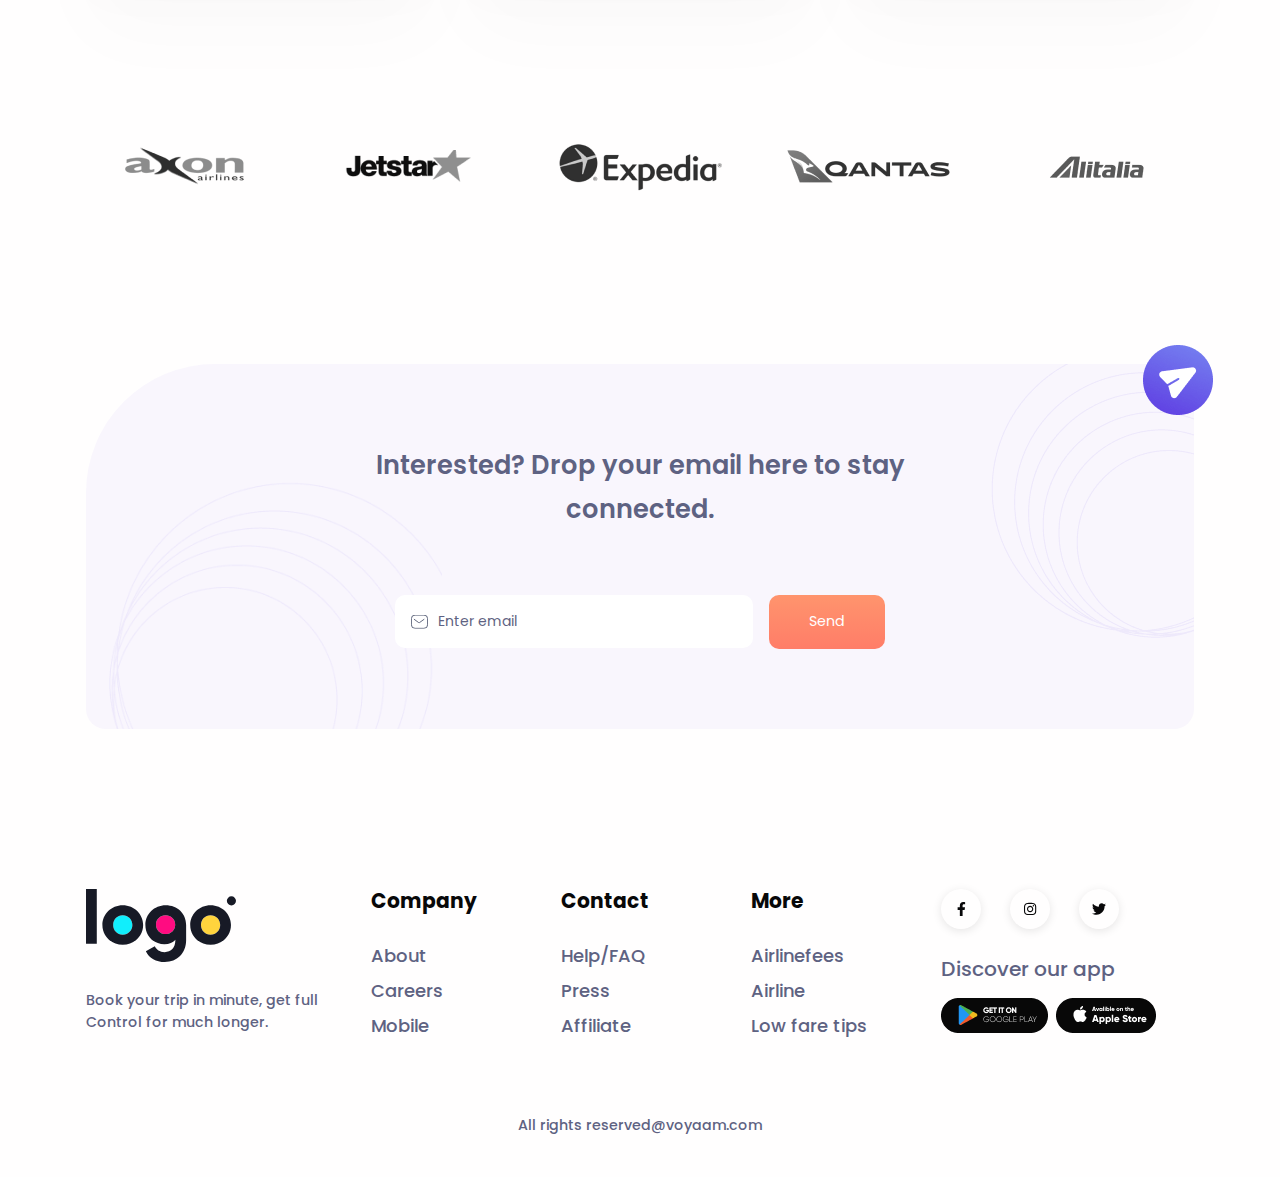
<file: tours.html>
<!DOCTYPE html>
<html lang="en-US" dir="ltr">
  <head>
    <meta charset="utf-8" />
    <meta http-equiv="X-UA-Compatible" content="IE=edge" />
    <meta name="viewport" content="width=device-width, initial-scale=1" />

    <!-- ===============================================-->
    <!--    Document Title-->
    <!-- ===============================================-->
    <title>Voyaam | Holiday Planner Pvt Ltd</title>

    <!-- ===============================================-->
    <!--    Favicons-->
    <!-- ===============================================-->
    <link
      rel="apple-touch-icon"
      sizes="180x180"
      href="assets/img/favicons/apple-touch-icon.png"
    />
    <link
      rel="icon"
      type="image/png"
      sizes="32x32"
      href="assets/img/favicons/favicon-32x32.png"
    />
    <link
      rel="icon"
      type="image/png"
      sizes="16x16"
      href="assets/img/favicons/favicon-16x16.png"
    />
    <link
      rel="shortcut icon"
      type="image/x-icon"
      href="assets/img/favicons/favicon.ico"
    />
    <link rel="manifest" href="assets/img/favicons/manifest.json" />
    <meta
      name="msapplication-TileImage"
      content="assets/img/favicons/mstile-150x150.png"
    />
    <meta name="theme-color" content="#ffffff" />

    <!-- ===============================================-->
    <!--    Stylesheets-->
    <!-- ===============================================-->
    <link href="assets/css/theme.css" rel="stylesheet" />
  </head>

  <body>
    <!-- ===============================================-->
    <!--    Main Content-->
    <!-- ===============================================-->
    <main class="main" id="top">
      <nav
        class="navbar navbar-expand-lg navbar-light fixed-top py-5 d-block"
        data-navbar-on-scroll="data-navbar-on-scroll"
      >
        <div class="container">
          <a class="navbar-brand" href="index.html"
            ><img src="assets/img/logoipsum.svg" height="34" alt="logoipsum"
          /></a>
          <button
            class="navbar-toggler"
            type="button"
            data-bs-toggle="collapse"
            data-bs-target="#navbarSupportedContent"
            aria-controls="navbarSupportedContent"
            aria-expanded="false"
            aria-label="Toggle navigation"
          >
            <span class="navbar-toggler-icon"> </span>
          </button>
          <div
            class="collapse navbar-collapse border-top border-lg-0 mt-4 mt-lg-0"
            id="navbarSupportedContent"
          >
            <ul
              class="navbar-nav ms-auto pt-2 pt-lg-0 font-base align-items-lg-center align-items-start"
            >
              <li class="nav-item px-3 px-xl-4">
                <a
                  class="nav-link fw-medium active"
                  aria-current="page"
                  href="tours.html"
                  >Tours</a
                >
              </li>
              <li class="nav-item px-3 px-xl-4">
                <a
                  class="nav-link fw-medium"
                  aria-current="page"
                  href="#destination"
                  >About Us</a
                >
              </li>

              <li class="nav-item px-3 px-xl-4">
                <a
                  class="nav-link fw-medium"
                  aria-current="page"
                  href="gallery.html"
                  >Gallery</a
                >
              </li>
              <li class="nav-item px-3 px-xl-4">
                <a
                  class="btn btn-outline-dark order-1 order-lg-0 fw-medium"
                  href="contact.html"
                  >Contact Us</a
                >
              </li>
            </ul>
          </div>
        </div>
      </nav>

      <!-- ============================================-->
      <!-- <section> begin ============================-->
      <section id="booking" style="padding-top: 10rem">
        <div class="container">
          <div class="row align-items-center">
            <div class="col-lg-6">
              <div class="mb-4 text-start">
                <h5 class="text-secondary">Easy and Fast</h5>
                <h3
                  class="fs-xl-10 fs-lg-8 fs-7 fw-bold font-cursive text-capitalize"
                >
                  Book your next trip in 3 easy steps
                </h3>
              </div>
              <div class="d-flex align-items-start mb-5">
                <div
                  class="bg-primary me-sm-4 me-3 p-3"
                  style="border-radius: 13px"
                >
                  <img
                    src="assets/img/steps/selection.svg"
                    width="22"
                    alt="steps"
                  />
                </div>
                <div class="flex-1">
                  <h5 class="text-secondary fw-bold fs-0">
                    Choose Destination
                  </h5>
                  <p>
                    Choose your favourite place. No matter
                    <br class="d-none d-sm-block" />
                    where you travel inside the World.
                  </p>
                </div>
              </div>
              <div class="d-flex align-items-start mb-5">
                <div
                  class="bg-danger me-sm-4 me-3 p-3"
                  style="border-radius: 13px"
                >
                  <img
                    src="assets/img/steps/water-sport.svg"
                    width="22"
                    alt="steps"
                  />
                </div>
                <div class="flex-1">
                  <h5 class="text-secondary fw-bold fs-0">Make Payment</h5>
                  <p>
                    After find your perfect spot, make your
                    <br class="d-none d-sm-block" />
                    payment and get ready to travel.
                  </p>
                </div>
              </div>
              <div class="d-flex align-items-start mb-5">
                <div
                  class="bg-info me-sm-4 me-3 p-3"
                  style="border-radius: 13px"
                >
                  <img src="assets/img/steps/taxi.svg" width="22" alt="steps" />
                </div>
                <div class="flex-1">
                  <h5 class="text-secondary fw-bold fs-0">
                    Reach Airport on Selected Date
                  </h5>
                  <p>
                    Lastly, you have to arrive at the airport
                    <br class="d-none d-sm-block" />
                    on time and enjoy the vacation.
                  </p>
                </div>
              </div>
            </div>
            <div
              class="col-lg-6 d-flex justify-content-center align-items-start"
            >
              <div
                class="card position-relative shadow"
                style="max-width: 370px"
              >
                <div
                  class="position-absolute z-index--1 me-10 me-xxl-0"
                  style="right: -160px; top: -210px"
                >
                  <img
                    src="assets/img/steps/bg.png"
                    style="max-width: 550px"
                    alt="shape"
                  />
                </div>
                <div class="card-body p-3">
                  <img
                    class="mb-4 mt-2 rounded-2 w-100"
                    src="assets/img/steps/booking-img.jpg"
                    alt="booking"
                  />
                  <div>
                    <h5 class="fw-medium">Trip To Greece</h5>
                    <p class="fs--1 mb-3 fw-medium">
                      14-29 June | by Robbin joseph
                    </p>
                    <div class="icon-group mb-4">
                      <span class="btn icon-item">
                        <img src="assets/img/steps/leaf.svg" alt="" /></span
                      ><span class="btn icon-item">
                        <img src="assets/img/steps/map.svg" alt="" /></span
                      ><span class="btn icon-item">
                        <img src="assets/img/steps/send.svg" alt=""
                      /></span>
                    </div>
                    <div
                      class="d-flex align-items-center justify-content-between"
                    >
                      <div class="d-flex align-items-center mt-n1">
                        <img
                          class="me-3"
                          src="assets/img/steps/building.svg"
                          width="18"
                          alt="building"
                        /><span class="fs--1 fw-medium">24 people going</span>
                      </div>
                      <div class="show-onhover position-relative">
                        <div
                          class="card hideEl shadow position-absolute end-0 start-xl-50 bottom-100 translate-xl-middle-x ms-3"
                          style="width: 260px; border-radius: 18px"
                        >
                          <div class="card-body py-3">
                            <div class="d-flex">
                              <div style="margin-right: 10px">
                                <img
                                  class="rounded-circle"
                                  src="assets/img/steps/favorite-placeholder.png"
                                  width="50"
                                  alt="favorite"
                                />
                              </div>
                              <div>
                                <p class="fs--1 mb-1 fw-medium">Ongoing</p>
                                <h5 class="fw-medium mb-3">Trip to rome</h5>
                                <h6 class="fs--1 fw-medium mb-2">
                                  <span>40%</span> completed
                                </h6>
                                <div class="progress" style="height: 6px">
                                  <div
                                    class="progress-bar"
                                    role="progressbar"
                                    style="width: 40%"
                                    aria-valuenow="25"
                                    aria-valuemin="0"
                                    aria-valuemax="100"
                                  ></div>
                                </div>
                              </div>
                            </div>
                          </div>
                        </div>
                        <button class="btn">
                          <img
                            src="assets/img/steps/heart.svg"
                            width="20"
                            alt="step"
                          />
                        </button>
                      </div>
                    </div>
                  </div>
                </div>
              </div>
            </div>
          </div>
        </div>
        <!-- end of .container-->
      </section>
      <!-- <section> close ============================-->
      <!-- ============================================-->

      <!-- ============================================-->
      <!-- <section> begin ============================-->
      <section class="pt-5" id="destination">
        <div class="container">
          <div class="mb-4 text-center">
            <h5 class="text-secondary">Top Selling</h5>
            <h3
              class="fs-xl-10 fs-lg-8 fs-7 fw-bold font-cursive text-capitalize"
            >
              Top Destinations
            </h3>
          </div>

          <!-- Search and Filter -->
          <div class="mb-4 d-flex justify-content-center">
            <input
              type="text"
              id="search"
              class="form-control w-50 me-2"
              placeholder="Search destinations..."
            />
            <select id="filter" class="form-select w-25">
              <option value="all">All Durations</option>
              <option value="10">10 Days</option>
              <option value="12">12 Days</option>
              <option value="28">28 Days</option>
            </select>
          </div>

          <div class="row" id="destinations-container"></div>
        </div>
      </section>
      <!-- <section> close ============================-->
      <!-- ============================================-->

      <div class="position-relative pt-9 pt-lg-8 pb-6 pb-lg-8">
        <div class="container">
          <div class="row row-cols-lg-5 row-cols-md-3 row-cols-2 flex-center">
            <div class="col">
              <div class="card shadow-hover mb-4" style="border-radius: 10px">
                <div class="card-body text-center">
                  <img
                    class="img-fluid"
                    src="assets/img/partner/1.png"
                    alt=""
                  />
                </div>
              </div>
            </div>
            <div class="col">
              <div class="card shadow-hover mb-4" style="border-radius: 10px">
                <div class="card-body text-center">
                  <img
                    class="img-fluid"
                    src="assets/img/partner/2.png"
                    alt=""
                  />
                </div>
              </div>
            </div>
            <div class="col">
              <div class="card shadow-hover mb-4" style="border-radius: 10px">
                <div class="card-body text-center">
                  <img
                    class="img-fluid"
                    src="assets/img/partner/3.png"
                    alt=""
                  />
                </div>
              </div>
            </div>
            <div class="col">
              <div class="card shadow-hover mb-4" style="border-radius: 10px">
                <div class="card-body text-center">
                  <img
                    class="img-fluid"
                    src="assets/img/partner/4.png"
                    alt=""
                  />
                </div>
              </div>
            </div>
            <div class="col">
              <div class="card shadow-hover mb-4" style="border-radius: 10px">
                <div class="card-body text-center">
                  <img
                    class="img-fluid"
                    src="assets/img/partner/5.png"
                    alt=""
                  />
                </div>
              </div>
            </div>
          </div>
        </div>
      </div>

      <!-- ============================================-->
      <!-- <section> begin ============================-->
      <section class="pt-6">
        <div class="container">
          <div
            class="py-8 px-5 position-relative text-center"
            style="
              background-color: rgba(223, 215, 249, 0.199);
              border-radius: 129px 20px 20px 20px;
            "
          >
            <div
              class="position-absolute start-100 top-0 translate-middle ms-md-n3 ms-n4 mt-3"
            >
              <img
                src="assets/img/cta/send.png"
                style="max-width: 70px"
                alt="send icon"
              />
            </div>
            <div class="position-absolute end-0 top-0 z-index--1">
              <img
                src="assets/img/cta/shape-bg2.png"
                width="264"
                alt="cta shape"
              />
            </div>
            <div
              class="position-absolute start-0 bottom-0 ms-3 z-index--1 d-none d-sm-block"
            >
              <img
                src="assets/img/cta/shape-bg1.png"
                style="max-width: 340px"
                alt="cta shape"
              />
            </div>
            <div class="row justify-content-center">
              <div class="col-lg-8 col-md-10">
                <h2 class="text-secondary lh-1-7 mb-7">
                  Interested? Drop your email here to stay connected.
                </h2>
                <form class="row g-3 align-items-center w-lg-75 mx-auto">
                  <div class="col-sm">
                    <div class="input-group-icon">
                      <input
                        class="form-control form-little-squirrel-control"
                        type="email"
                        placeholder="Enter email "
                        aria-label="email"
                      /><img
                        class="input-box-icon"
                        src="assets/img/cta/mail.svg"
                        width="17"
                        alt="mail"
                      />
                    </div>
                  </div>
                  <div class="col-sm-auto">
                    <button class="btn btn-danger orange-gradient-btn fs--1">
                      Send
                    </button>
                  </div>
                </form>
              </div>
            </div>
          </div>
        </div>
        <!-- end of .container-->
      </section>
      <!-- <section> close ============================-->
      <!-- ============================================-->

      <!-- ============================================-->
      <!-- <section> begin ============================-->
      <section class="pb-0 pb-lg-4">
        <div class="container">
          <div class="row">
            <div class="col-lg-3 col-md-7 col-12 mb-4 mb-md-6 mb-lg-0 order-0">
              <img
                class="mb-4"
                src="assets/img/logoipsum.svg"
                width="150"
                alt="Voyaam"
              />
              <p class="fs--1 text-secondary mb-0 fw-medium">
                Book your trip in minute, get full Control for much longer.
              </p>
            </div>
            <div class="col-lg-2 col-md-4 mb-4 mb-lg-0 order-lg-1 order-md-2">
              <h4
                class="footer-heading-color fw-bold font-sans-serif mb-3 mb-lg-4"
              >
                Company
              </h4>
              <ul class="list-unstyled mb-0">
                <li class="mb-2">
                  <a
                    class="link-900 fs-1 fw-medium text-decoration-none"
                    href="#!"
                    >About</a
                  >
                </li>
                <li class="mb-2">
                  <a
                    class="link-900 fs-1 fw-medium text-decoration-none"
                    href="#!"
                    >Careers</a
                  >
                </li>
                <li class="mb-2">
                  <a
                    class="link-900 fs-1 fw-medium text-decoration-none"
                    href="#!"
                    >Mobile</a
                  >
                </li>
              </ul>
            </div>
            <div class="col-lg-2 col-md-4 mb-4 mb-lg-0 order-lg-2 order-md-3">
              <h4
                class="footer-heading-color fw-bold font-sans-serif mb-3 mb-lg-4"
              >
                Contact
              </h4>
              <ul class="list-unstyled mb-0">
                <li class="mb-2">
                  <a
                    class="link-900 fs-1 fw-medium text-decoration-none"
                    href="#!"
                    >Help/FAQ</a
                  >
                </li>
                <li class="mb-2">
                  <a
                    class="link-900 fs-1 fw-medium text-decoration-none"
                    href="#!"
                    >Press</a
                  >
                </li>
                <li class="mb-2">
                  <a
                    class="link-900 fs-1 fw-medium text-decoration-none"
                    href="#!"
                    >Affiliate</a
                  >
                </li>
              </ul>
            </div>
            <div class="col-lg-2 col-md-4 mb-4 mb-lg-0 order-lg-3 order-md-4">
              <h4
                class="footer-heading-color fw-bold font-sans-serif mb-3 mb-lg-4"
              >
                More
              </h4>
              <ul class="list-unstyled mb-0">
                <li class="mb-2">
                  <a
                    class="link-900 fs-1 fw-medium text-decoration-none"
                    href="#!"
                    >Airlinefees</a
                  >
                </li>
                <li class="mb-2">
                  <a
                    class="link-900 fs-1 fw-medium text-decoration-none"
                    href="#!"
                    >Airline</a
                  >
                </li>
                <li class="mb-2">
                  <a
                    class="link-900 fs-1 fw-medium text-decoration-none"
                    href="#!"
                    >Low fare tips</a
                  >
                </li>
              </ul>
            </div>
            <div
              class="col-lg-3 col-md-5 col-12 mb-4 mb-md-6 mb-lg-0 order-lg-4 order-md-1"
            >
              <div class="icon-group mb-4">
                <a
                  class="text-decoration-none icon-item shadow-social"
                  id="facebook"
                  href="https://www.facebook.com/share/15esdu2RPq/"
                  ><i class="fab fa-facebook-f"> </i></a
                ><a
                  class="text-decoration-none icon-item shadow-social"
                  id="instagram"
                  href="https://www.instagram.com/voyaam_holiday_planner/profilecard/?igsh=d3p6c2hpbHUxd3I4"
                  ><i class="fab fa-instagram"> </i></a
                ><a
                  class="text-decoration-none icon-item shadow-social"
                  id="twitter"
                  href="#!"
                  ><i class="fab fa-twitter"> </i
                ></a>
              </div>
              <h4 class="fw-medium font-sans-serif text-secondary mb-3">
                Discover our app
              </h4>
              <div class="d-flex align-items-center">
                <a href="#!">
                  <img
                    class="me-2"
                    src="assets/img/play-store.png"
                    alt="play store" /></a
                ><a href="#!">
                  <img src="assets/img/apple-store.png" alt="apple store"
                /></a>
              </div>
            </div>
          </div>
        </div>
        <!-- end of .container-->
      </section>
      <!-- <section> close ============================-->
      <!-- ============================================-->

      <div class="py-5 text-center">
        <p class="mb-0 text-secondary fs--1 fw-medium">
          All rights reserved@voyaam.com
        </p>
      </div>
    </main>
    <!-- ===============================================-->
    <!--    End of Main Content-->
    <!-- ===============================================-->

    <!-- ===============================================-->
    <!--    JavaScripts-->
    <!-- ===============================================-->
    <script>
      const destinations = [
        {
          name: "Rome, Italy",
          price: "$5.42k",
          duration: "10",
          image: "assets/img/dest/dest1.jpg",
        },
        {
          name: "London, UK",
          price: "$4.2k",
          duration: "12",
          image: "assets/img/dest/dest2.jpg",
        },
        {
          name: "Full Europe",
          price: "$15k",
          duration: "28",
          image: "assets/img/dest/dest3.jpg",
        },
      ];

      const container = document.getElementById("destinations-container");
      const searchInput = document.getElementById("search");
      const filterSelect = document.getElementById("filter");

      function renderDestinations() {
        const searchText = searchInput.value.toLowerCase();
        const selectedDuration = filterSelect.value;
        const filterteredDestinations = destinations.filter(
          (d) =>
            d.name.toLowerCase().includes(searchText) &&
            (selectedDuration === "all" || d.duration === selectedDuration)
        );

        container.innerHTML =
          filterteredDestinations.length > 0
            ? filterteredDestinations
                .map(
                  (d) => `
        <div class="col-md-4 mb-4">
          <div class="card overflow-hidden shadow">
            <img class="card-img-top" src="${d.image}" alt="${d.name}" />
            <div class="card-body py-4 px-3">
              <div class="d-flex justify-content-between mb-3">
                <h4 class="text-secondary fw-medium">
                  <a class="link-900 text-decoration-none stretched-link" href="#">${d.name}</a>
                </h4>
                <span class="fs-1 fw-medium">${d.price}</span>
              </div>
              <div class="d-flex align-items-center">
                <img src="assets/img/dest/navigation.svg" width="20" alt="navigation" style="margin-right: 14px"/>
                <span class="fs-0 fw-medium">${d.duration} Days Trip</span>
              </div>
            </div>
          </div>
        </div>
      `
                )
                .join("")
            : `<div class="my-4"> <h4 class="text-secondary text-center fw-medium">
                  <a class="link-900 text-decoration-none stretched-link" href="#">No results found</a>
                </h4> </div>`;
      }

      searchInput.addEventListener("input", renderDestinations);
      filterSelect.addEventListener("change", renderDestinations);

      renderDestinations();
    </script>
    <script src="vendors/@popperjs/popper.min.js"></script>
    <script src="vendors/bootstrap/bootstrap.min.js"></script>
    <script src="vendors/is/is.min.js"></script>
    <script src="https://polyfill.io/v3/polyfill.min.js?features=window.scroll"></script>
    <script src="vendors/fontawesome/all.min.js"></script>
    <script src="assets/js/theme.js"></script>

    <link
      href="https://fonts.googleapis.com/css2?family=Poppins:wght@400;500;600;700&amp;family=Volkhov:wght@700&amp;display=swap"
      rel="stylesheet"
    />
  </body>
</html>
</file>
<file: assets/css/theme.css>
/* -------------------------------------------------------------------------- */
/*                                 Theme                                      */
/* -------------------------------------------------------------------------- */
/* prettier-ignore */
/* -------------------------------------------------------------------------- */
/*                                  Utilities                                 */
/* -------------------------------------------------------------------------- */
/*-----------------------------------------------
|   Bootstrap Styles
-----------------------------------------------*/
/*!
 * Bootstrap v5.0.0-alpha1 (https://getbootstrap.com/)
 * Copyright 2011-2020 The Bootstrap Authors
 * Copyright 2011-2020 Twitter, Inc.
 * Licensed under MIT (https://github.com/twbs/bootstrap/blob/main/LICENSE)
 */
:root {
  --bs-blue: #747DEF;
  --bs-indigo: #6237FF;
  --bs-purple: #A1B0FC;
  --bs-pink: #D42DA3;
  --bs-red: #DF6951;
  --bs-orange: #DF6951;
  --bs-yellow: #F1A501;
  --bs-green: #79B93C;
  --bs-teal: #006380;
  --bs-cyan: #2fc4f1;
  --bs-white: #FFFEFE;
  --bs-gray: #F0F4F9;
  --bs-gray-dark: #616161;
  --bs-primary: #F1A501;
  --bs-secondary: #5E6282;
  --bs-success: #79B93C;
  --bs-info: #006380;
  --bs-warning: #F1A501;
  --bs-danger: #DF6951;
  --bs-light: #F0F4F9;
  --bs-dark: #212832;
  --bs-font-sans-serif: "Poppins", "Rubik", "Open Sans", -apple-system, BlinkMacSystemFont, "Segoe UI", "Helvetica Neue", Arial, sans-serif, "Apple Color Emoji", "Segoe UI Emoji", "Segoe UI Symbol";
  --bs-font-monospace: "SFMono-Regular", Menlo, Monaco, Consolas, "Liberation Mono", "Courier New", monospace;
  --bs-gradient: linear-gradient(180deg, rgba(255, 254, 254, 0.15), rgba(255, 254, 254, 0));
}

*,
*::before,
*::after {
  -webkit-box-sizing: border-box;
  box-sizing: border-box;
}

@media (prefers-reduced-motion: no-preference) {
  :root {
    scroll-behavior: smooth;
  }
}

body {
  margin: 0;
  font-family: "Poppins", "Rubik", -apple-system, BlinkMacSystemFont, "Segoe UI", "Helvetica Neue", Arial, sans-serif, "Apple Color Emoji", "Segoe UI Emoji", "Segoe UI Symbol";
  font-size: 1rem;
  font-weight: 400;
  line-height: 1.5;
  color: #5E6282;
  background-color: #FFFEFE;
  -webkit-text-size-adjust: 100%;
  -webkit-tap-highlight-color: rgba(0, 0, 0, 0);
}

hr {
  margin: 1rem 0;
  color: #EEEEEE;
  background-color: currentColor;
  border: 0;
  opacity: 1;
}

hr:not([size]) {
  height: 1px;
}

h1, .h1, h2, .h2, h3, .h3, h4, .h4, h5, .h5, h6, .h6 {
  margin-top: 0;
  margin-bottom: 0.5rem;
  font-family: "Poppins", "Rubik", "Open Sans", -apple-system, BlinkMacSystemFont, "Segoe UI", "Helvetica Neue", Arial, sans-serif, "Apple Color Emoji", "Segoe UI Emoji", "Segoe UI Symbol";
  font-weight: 600;
  line-height: 1.2;
  color: #14183E;
}

h1, .h1 {
  font-size: calc(1.3052rem + 0.66244vw);
}

@media (min-width: 1200px) {
  h1, .h1 {
    font-size: 1.80203rem;
  }
}

h2, .h2 {
  font-size: calc(1.28518rem + 0.42217vw);
}

@media (min-width: 1200px) {
  h2, .h2 {
    font-size: 1.60181rem;
  }
}

h3, .h3 {
  font-size: calc(1.26738rem + 0.20859vw);
}

@media (min-width: 1200px) {
  h3, .h3 {
    font-size: 1.42383rem;
  }
}

h4, .h4 {
  font-size: calc(1.25156rem + 0.01875vw);
}

@media (min-width: 1200px) {
  h4, .h4 {
    font-size: 1.26563rem;
  }
}

h5, .h5 {
  font-size: 1.125rem;
}

h6, .h6 {
  font-size: 0.88889rem;
}

p {
  margin-top: 0;
  margin-bottom: 1rem;
}

abbr[title],
abbr[data-bs-original-title] {
  -webkit-text-decoration: underline dotted;
  text-decoration: underline dotted;
  cursor: help;
  -webkit-text-decoration-skip-ink: none;
  text-decoration-skip-ink: none;
}

address {
  margin-bottom: 1rem;
  font-style: normal;
  line-height: inherit;
}

ol,
ul {
  padding-left: 2rem;
}

ol,
ul,
dl {
  margin-top: 0;
  margin-bottom: 1rem;
}

ol ol,
ul ul,
ol ul,
ul ol {
  margin-bottom: 0;
}

dt {
  font-weight: 700;
}

dd {
  margin-bottom: .5rem;
  margin-left: 0;
}

blockquote {
  margin: 0 0 1rem;
}

b,
strong {
  font-weight: 800;
}

small, .small {
  font-size: 75%;
}

mark, .mark {
  padding: 0.2em;
  background-color: #fcf8e3;
}

sub,
sup {
  position: relative;
  font-size: 0.75em;
  line-height: 0;
  vertical-align: baseline;
}

sub {
  bottom: -.25em;
}

sup {
  top: -.5em;
}

a {
  color: #212832;
  text-decoration: none;
}

a:hover {
  color: #F1A501;
  text-decoration: underline;
}

a:not([href]):not([class]), a:not([href]):not([class]):hover {
  color: inherit;
  text-decoration: none;
}

pre,
code,
kbd,
samp {
  font-family: var(--bs-font-monospace);
  font-size: 1em;
  direction: ltr /* rtl:ignore */;
  unicode-bidi: bidi-override;
}

pre {
  display: block;
  margin-top: 0;
  margin-bottom: 1rem;
  overflow: auto;
  font-size: 75%;
}

pre code {
  font-size: inherit;
  color: inherit;
  word-break: normal;
}

code {
  font-size: 75%;
  color: #D42DA3;
  word-wrap: break-word;
}

a > code {
  color: inherit;
}

kbd {
  padding: 0.2rem 0.4rem;
  font-size: 75%;
  color: #FFFEFE;
  background-color: #5E6282;
  border-radius: 0.625rem;
}

kbd kbd {
  padding: 0;
  font-size: 1em;
  font-weight: 700;
}

figure {
  margin: 0 0 1rem;
}

img,
svg {
  vertical-align: middle;
}

table {
  caption-side: bottom;
  border-collapse: collapse;
}

caption {
  padding-top: 0.5rem;
  padding-bottom: 0.5rem;
  color: #BDBDBD;
  text-align: left;
}

th {
  text-align: inherit;
  text-align: -webkit-match-parent;
}

thead,
tbody,
tfoot,
tr,
td,
th {
  border-color: inherit;
  border-style: solid;
  border-width: 0;
}

label {
  display: inline-block;
}

button {
  border-radius: 0;
}

button:focus:not(:focus-visible) {
  outline: 0;
}

input,
button,
select,
optgroup,
textarea {
  margin: 0;
  font-family: inherit;
  font-size: inherit;
  line-height: inherit;
}

button,
select {
  text-transform: none;
}

[role="button"] {
  cursor: pointer;
}

select {
  word-wrap: normal;
}

select:disabled {
  opacity: 1;
}

[list]::-webkit-calendar-picker-indicator {
  display: none;
}

button,
[type="button"],
[type="reset"],
[type="submit"] {
  -webkit-appearance: button;
}

button:not(:disabled),
[type="button"]:not(:disabled),
[type="reset"]:not(:disabled),
[type="submit"]:not(:disabled) {
  cursor: pointer;
}

::-moz-focus-inner {
  padding: 0;
  border-style: none;
}

textarea {
  resize: vertical;
}

fieldset {
  min-width: 0;
  padding: 0;
  margin: 0;
  border: 0;
}

legend {
  float: left;
  width: 100%;
  padding: 0;
  margin-bottom: 0.5rem;
  font-size: calc(1.275rem + 0.3vw);
  line-height: inherit;
}

@media (min-width: 1200px) {
  legend {
    font-size: 1.5rem;
  }
}

legend + * {
  clear: left;
}

::-webkit-datetime-edit-fields-wrapper,
::-webkit-datetime-edit-text,
::-webkit-datetime-edit-minute,
::-webkit-datetime-edit-hour-field,
::-webkit-datetime-edit-day-field,
::-webkit-datetime-edit-month-field,
::-webkit-datetime-edit-year-field {
  padding: 0;
}

::-webkit-inner-spin-button {
  height: auto;
}

[type="search"] {
  outline-offset: -2px;
  -webkit-appearance: textfield;
}

/* rtl:raw:
[type="tel"],
[type="url"],
[type="email"],
[type="number"] {
  direction: ltr;
}
*/
::-webkit-search-decoration {
  -webkit-appearance: none;
}

::-webkit-color-swatch-wrapper {
  padding: 0;
}

::file-selector-button {
  font: inherit;
}

::-webkit-file-upload-button {
  font: inherit;
  -webkit-appearance: button;
}

output {
  display: inline-block;
}

iframe {
  border: 0;
}

summary {
  display: list-item;
  cursor: pointer;
}

progress {
  vertical-align: baseline;
}

[hidden] {
  display: none !important;
}

.lead {
  font-size: 1.2rem;
  font-weight: 400;
}

.display-1 {
  font-size: calc(1.38158rem + 1.57894vw);
  font-weight: 900;
  line-height: 1;
}

@media (min-width: 1200px) {
  .display-1 {
    font-size: 2.56578rem;
  }
}

.display-2 {
  font-size: calc(1.35307rem + 1.23684vw);
  font-weight: 900;
  line-height: 1;
}

@media (min-width: 1200px) {
  .display-2 {
    font-size: 2.2807rem;
  }
}

.display-3 {
  font-size: calc(1.32773rem + 0.93274vw);
  font-weight: 900;
  line-height: 1;
}

@media (min-width: 1200px) {
  .display-3 {
    font-size: 2.02729rem;
  }
}

.display-4 {
  font-size: calc(1.3052rem + 0.66244vw);
  font-weight: 900;
  line-height: 1;
}

@media (min-width: 1200px) {
  .display-4 {
    font-size: 1.80203rem;
  }
}

.display-5 {
  font-size: calc(1.28518rem + 0.42217vw);
  font-weight: 900;
  line-height: 1;
}

@media (min-width: 1200px) {
  .display-5 {
    font-size: 1.60181rem;
  }
}

.display-6 {
  font-size: calc(1.26738rem + 0.20859vw);
  font-weight: 900;
  line-height: 1;
}

@media (min-width: 1200px) {
  .display-6 {
    font-size: 1.42383rem;
  }
}

.list-unstyled {
  padding-left: 0;
  list-style: none;
}

.list-inline {
  padding-left: 0;
  list-style: none;
}

.list-inline-item {
  display: inline-block;
}

.list-inline-item:not(:last-child) {
  margin-right: 0.5rem;
}

.initialism {
  font-size: 75%;
  text-transform: uppercase;
}

.blockquote {
  margin-bottom: 1rem;
  font-size: 1.2rem;
}

.blockquote > :last-child {
  margin-bottom: 0;
}

.blockquote-footer {
  margin-top: -1rem;
  margin-bottom: 1rem;
  font-size: 75%;
  color: #F0F4F9;
}

.blockquote-footer::before {
  content: "\2014\00A0";
}

.img-fluid {
  max-width: 100%;
  height: auto;
}

.img-thumbnail {
  padding: 0.25rem;
  background-color: #FFFEFE;
  border: 1px solid #EEEEEE;
  border-radius: 1.5rem;
  max-width: 100%;
  height: auto;
}

.figure {
  display: inline-block;
}

.figure-img {
  margin-bottom: 0.5rem;
  line-height: 1;
}

.figure-caption {
  font-size: 75%;
  color: #F0F4F9;
}

.container,
.container-fluid,
.container-sm,
.container-md,
.container-lg,
.container-xl,
.container-xxl {
  width: 100%;
  padding-right: var(--bs-gutter-x, 1rem);
  padding-left: var(--bs-gutter-x, 1rem);
  margin-right: auto;
  margin-left: auto;
}

@media (min-width: 576px) {
  .container, .container-sm {
    max-width: 540px;
  }
}

@media (min-width: 768px) {
  .container, .container-sm, .container-md {
    max-width: 720px;
  }
}

@media (min-width: 992px) {
  .container, .container-sm, .container-md, .container-lg {
    max-width: 960px;
  }
}

@media (min-width: 1200px) {
  .container, .container-sm, .container-md, .container-lg, .container-xl {
    max-width: 1140px;
  }
}

@media (min-width: 1400px) {
  .container, .container-sm, .container-md, .container-lg, .container-xl, .container-xxl {
    max-width: 1320px;
  }
}

.row {
  --bs-gutter-x: 2rem;
  --bs-gutter-y: 0;
  display: -webkit-box;
  display: -ms-flexbox;
  display: flex;
  -ms-flex-wrap: wrap;
  flex-wrap: wrap;
  margin-top: calc(var(--bs-gutter-y) * -1);
  margin-right: calc(var(--bs-gutter-x) / -2);
  margin-left: calc(var(--bs-gutter-x) / -2);
}

.row > * {
  -ms-flex-negative: 0;
  flex-shrink: 0;
  width: 100%;
  max-width: 100%;
  padding-right: calc(var(--bs-gutter-x) / 2);
  padding-left: calc(var(--bs-gutter-x) / 2);
  margin-top: var(--bs-gutter-y);
}

.col {
  -webkit-box-flex: 1;
  -ms-flex: 1 0 0%;
  flex: 1 0 0%;
}

.row-cols-auto > * {
  -webkit-box-flex: 0;
  -ms-flex: 0 0 auto;
  flex: 0 0 auto;
  width: auto;
}

.row-cols-1 > * {
  -webkit-box-flex: 0;
  -ms-flex: 0 0 auto;
  flex: 0 0 auto;
  width: 100%;
}

.row-cols-2 > * {
  -webkit-box-flex: 0;
  -ms-flex: 0 0 auto;
  flex: 0 0 auto;
  width: 50%;
}

.row-cols-3 > * {
  -webkit-box-flex: 0;
  -ms-flex: 0 0 auto;
  flex: 0 0 auto;
  width: 33.33333%;
}

.row-cols-4 > * {
  -webkit-box-flex: 0;
  -ms-flex: 0 0 auto;
  flex: 0 0 auto;
  width: 25%;
}

.row-cols-5 > * {
  -webkit-box-flex: 0;
  -ms-flex: 0 0 auto;
  flex: 0 0 auto;
  width: 20%;
}

.row-cols-6 > * {
  -webkit-box-flex: 0;
  -ms-flex: 0 0 auto;
  flex: 0 0 auto;
  width: 16.66667%;
}

.col-auto {
  -webkit-box-flex: 0;
  -ms-flex: 0 0 auto;
  flex: 0 0 auto;
  width: auto;
}

.col-1 {
  -webkit-box-flex: 0;
  -ms-flex: 0 0 auto;
  flex: 0 0 auto;
  width: 8.33333%;
}

.col-2 {
  -webkit-box-flex: 0;
  -ms-flex: 0 0 auto;
  flex: 0 0 auto;
  width: 16.66667%;
}

.col-3 {
  -webkit-box-flex: 0;
  -ms-flex: 0 0 auto;
  flex: 0 0 auto;
  width: 25%;
}

.col-4 {
  -webkit-box-flex: 0;
  -ms-flex: 0 0 auto;
  flex: 0 0 auto;
  width: 33.33333%;
}

.col-5 {
  -webkit-box-flex: 0;
  -ms-flex: 0 0 auto;
  flex: 0 0 auto;
  width: 41.66667%;
}

.col-6 {
  -webkit-box-flex: 0;
  -ms-flex: 0 0 auto;
  flex: 0 0 auto;
  width: 50%;
}

.col-7 {
  -webkit-box-flex: 0;
  -ms-flex: 0 0 auto;
  flex: 0 0 auto;
  width: 58.33333%;
}

.col-8 {
  -webkit-box-flex: 0;
  -ms-flex: 0 0 auto;
  flex: 0 0 auto;
  width: 66.66667%;
}

.col-9 {
  -webkit-box-flex: 0;
  -ms-flex: 0 0 auto;
  flex: 0 0 auto;
  width: 75%;
}

.col-10 {
  -webkit-box-flex: 0;
  -ms-flex: 0 0 auto;
  flex: 0 0 auto;
  width: 83.33333%;
}

.col-11 {
  -webkit-box-flex: 0;
  -ms-flex: 0 0 auto;
  flex: 0 0 auto;
  width: 91.66667%;
}

.col-12 {
  -webkit-box-flex: 0;
  -ms-flex: 0 0 auto;
  flex: 0 0 auto;
  width: 100%;
}

.offset-1 {
  margin-left: 8.33333%;
}

.offset-2 {
  margin-left: 16.66667%;
}

.offset-3 {
  margin-left: 25%;
}

.offset-4 {
  margin-left: 33.33333%;
}

.offset-5 {
  margin-left: 41.66667%;
}

.offset-6 {
  margin-left: 50%;
}

.offset-7 {
  margin-left: 58.33333%;
}

.offset-8 {
  margin-left: 66.66667%;
}

.offset-9 {
  margin-left: 75%;
}

.offset-10 {
  margin-left: 83.33333%;
}

.offset-11 {
  margin-left: 91.66667%;
}

.g-0,
.gx-0 {
  --bs-gutter-x: 0;
}

.g-0,
.gy-0 {
  --bs-gutter-y: 0;
}

.g-1,
.gx-1 {
  --bs-gutter-x: 0.25rem;
}

.g-1,
.gy-1 {
  --bs-gutter-y: 0.25rem;
}

.g-2,
.gx-2 {
  --bs-gutter-x: 0.5rem;
}

.g-2,
.gy-2 {
  --bs-gutter-y: 0.5rem;
}

.g-3,
.gx-3 {
  --bs-gutter-x: 1rem;
}

.g-3,
.gy-3 {
  --bs-gutter-y: 1rem;
}

.g-4,
.gx-4 {
  --bs-gutter-x: 1.8rem;
}

.g-4,
.gy-4 {
  --bs-gutter-y: 1.8rem;
}

.g-5,
.gx-5 {
  --bs-gutter-x: 2.5rem;
}

.g-5,
.gy-5 {
  --bs-gutter-y: 2.5rem;
}

.g-6,
.gx-6 {
  --bs-gutter-x: 3rem;
}

.g-6,
.gy-6 {
  --bs-gutter-y: 3rem;
}

.g-7,
.gx-7 {
  --bs-gutter-x: 4rem;
}

.g-7,
.gy-7 {
  --bs-gutter-y: 4rem;
}

.g-8,
.gx-8 {
  --bs-gutter-x: 5rem;
}

.g-8,
.gy-8 {
  --bs-gutter-y: 5rem;
}

.g-9,
.gx-9 {
  --bs-gutter-x: 7.5rem;
}

.g-9,
.gy-9 {
  --bs-gutter-y: 7.5rem;
}

.g-10,
.gx-10 {
  --bs-gutter-x: 10rem;
}

.g-10,
.gy-10 {
  --bs-gutter-y: 10rem;
}

.g-11,
.gx-11 {
  --bs-gutter-x: 12.5rem;
}

.g-11,
.gy-11 {
  --bs-gutter-y: 12.5rem;
}

.g-12,
.gx-12 {
  --bs-gutter-x: 15rem;
}

.g-12,
.gy-12 {
  --bs-gutter-y: 15rem;
}

@media (min-width: 576px) {
  .col-sm {
    -webkit-box-flex: 1;
    -ms-flex: 1 0 0%;
    flex: 1 0 0%;
  }
  .row-cols-sm-auto > * {
    -webkit-box-flex: 0;
    -ms-flex: 0 0 auto;
    flex: 0 0 auto;
    width: auto;
  }
  .row-cols-sm-1 > * {
    -webkit-box-flex: 0;
    -ms-flex: 0 0 auto;
    flex: 0 0 auto;
    width: 100%;
  }
  .row-cols-sm-2 > * {
    -webkit-box-flex: 0;
    -ms-flex: 0 0 auto;
    flex: 0 0 auto;
    width: 50%;
  }
  .row-cols-sm-3 > * {
    -webkit-box-flex: 0;
    -ms-flex: 0 0 auto;
    flex: 0 0 auto;
    width: 33.33333%;
  }
  .row-cols-sm-4 > * {
    -webkit-box-flex: 0;
    -ms-flex: 0 0 auto;
    flex: 0 0 auto;
    width: 25%;
  }
  .row-cols-sm-5 > * {
    -webkit-box-flex: 0;
    -ms-flex: 0 0 auto;
    flex: 0 0 auto;
    width: 20%;
  }
  .row-cols-sm-6 > * {
    -webkit-box-flex: 0;
    -ms-flex: 0 0 auto;
    flex: 0 0 auto;
    width: 16.66667%;
  }
  .col-sm-auto {
    -webkit-box-flex: 0;
    -ms-flex: 0 0 auto;
    flex: 0 0 auto;
    width: auto;
  }
  .col-sm-1 {
    -webkit-box-flex: 0;
    -ms-flex: 0 0 auto;
    flex: 0 0 auto;
    width: 8.33333%;
  }
  .col-sm-2 {
    -webkit-box-flex: 0;
    -ms-flex: 0 0 auto;
    flex: 0 0 auto;
    width: 16.66667%;
  }
  .col-sm-3 {
    -webkit-box-flex: 0;
    -ms-flex: 0 0 auto;
    flex: 0 0 auto;
    width: 25%;
  }
  .col-sm-4 {
    -webkit-box-flex: 0;
    -ms-flex: 0 0 auto;
    flex: 0 0 auto;
    width: 33.33333%;
  }
  .col-sm-5 {
    -webkit-box-flex: 0;
    -ms-flex: 0 0 auto;
    flex: 0 0 auto;
    width: 41.66667%;
  }
  .col-sm-6 {
    -webkit-box-flex: 0;
    -ms-flex: 0 0 auto;
    flex: 0 0 auto;
    width: 50%;
  }
  .col-sm-7 {
    -webkit-box-flex: 0;
    -ms-flex: 0 0 auto;
    flex: 0 0 auto;
    width: 58.33333%;
  }
  .col-sm-8 {
    -webkit-box-flex: 0;
    -ms-flex: 0 0 auto;
    flex: 0 0 auto;
    width: 66.66667%;
  }
  .col-sm-9 {
    -webkit-box-flex: 0;
    -ms-flex: 0 0 auto;
    flex: 0 0 auto;
    width: 75%;
  }
  .col-sm-10 {
    -webkit-box-flex: 0;
    -ms-flex: 0 0 auto;
    flex: 0 0 auto;
    width: 83.33333%;
  }
  .col-sm-11 {
    -webkit-box-flex: 0;
    -ms-flex: 0 0 auto;
    flex: 0 0 auto;
    width: 91.66667%;
  }
  .col-sm-12 {
    -webkit-box-flex: 0;
    -ms-flex: 0 0 auto;
    flex: 0 0 auto;
    width: 100%;
  }
  .offset-sm-0 {
    margin-left: 0;
  }
  .offset-sm-1 {
    margin-left: 8.33333%;
  }
  .offset-sm-2 {
    margin-left: 16.66667%;
  }
  .offset-sm-3 {
    margin-left: 25%;
  }
  .offset-sm-4 {
    margin-left: 33.33333%;
  }
  .offset-sm-5 {
    margin-left: 41.66667%;
  }
  .offset-sm-6 {
    margin-left: 50%;
  }
  .offset-sm-7 {
    margin-left: 58.33333%;
  }
  .offset-sm-8 {
    margin-left: 66.66667%;
  }
  .offset-sm-9 {
    margin-left: 75%;
  }
  .offset-sm-10 {
    margin-left: 83.33333%;
  }
  .offset-sm-11 {
    margin-left: 91.66667%;
  }
  .g-sm-0,
  .gx-sm-0 {
    --bs-gutter-x: 0;
  }
  .g-sm-0,
  .gy-sm-0 {
    --bs-gutter-y: 0;
  }
  .g-sm-1,
  .gx-sm-1 {
    --bs-gutter-x: 0.25rem;
  }
  .g-sm-1,
  .gy-sm-1 {
    --bs-gutter-y: 0.25rem;
  }
  .g-sm-2,
  .gx-sm-2 {
    --bs-gutter-x: 0.5rem;
  }
  .g-sm-2,
  .gy-sm-2 {
    --bs-gutter-y: 0.5rem;
  }
  .g-sm-3,
  .gx-sm-3 {
    --bs-gutter-x: 1rem;
  }
  .g-sm-3,
  .gy-sm-3 {
    --bs-gutter-y: 1rem;
  }
  .g-sm-4,
  .gx-sm-4 {
    --bs-gutter-x: 1.8rem;
  }
  .g-sm-4,
  .gy-sm-4 {
    --bs-gutter-y: 1.8rem;
  }
  .g-sm-5,
  .gx-sm-5 {
    --bs-gutter-x: 2.5rem;
  }
  .g-sm-5,
  .gy-sm-5 {
    --bs-gutter-y: 2.5rem;
  }
  .g-sm-6,
  .gx-sm-6 {
    --bs-gutter-x: 3rem;
  }
  .g-sm-6,
  .gy-sm-6 {
    --bs-gutter-y: 3rem;
  }
  .g-sm-7,
  .gx-sm-7 {
    --bs-gutter-x: 4rem;
  }
  .g-sm-7,
  .gy-sm-7 {
    --bs-gutter-y: 4rem;
  }
  .g-sm-8,
  .gx-sm-8 {
    --bs-gutter-x: 5rem;
  }
  .g-sm-8,
  .gy-sm-8 {
    --bs-gutter-y: 5rem;
  }
  .g-sm-9,
  .gx-sm-9 {
    --bs-gutter-x: 7.5rem;
  }
  .g-sm-9,
  .gy-sm-9 {
    --bs-gutter-y: 7.5rem;
  }
  .g-sm-10,
  .gx-sm-10 {
    --bs-gutter-x: 10rem;
  }
  .g-sm-10,
  .gy-sm-10 {
    --bs-gutter-y: 10rem;
  }
  .g-sm-11,
  .gx-sm-11 {
    --bs-gutter-x: 12.5rem;
  }
  .g-sm-11,
  .gy-sm-11 {
    --bs-gutter-y: 12.5rem;
  }
  .g-sm-12,
  .gx-sm-12 {
    --bs-gutter-x: 15rem;
  }
  .g-sm-12,
  .gy-sm-12 {
    --bs-gutter-y: 15rem;
  }
}

@media (min-width: 768px) {
  .col-md {
    -webkit-box-flex: 1;
    -ms-flex: 1 0 0%;
    flex: 1 0 0%;
  }
  .row-cols-md-auto > * {
    -webkit-box-flex: 0;
    -ms-flex: 0 0 auto;
    flex: 0 0 auto;
    width: auto;
  }
  .row-cols-md-1 > * {
    -webkit-box-flex: 0;
    -ms-flex: 0 0 auto;
    flex: 0 0 auto;
    width: 100%;
  }
  .row-cols-md-2 > * {
    -webkit-box-flex: 0;
    -ms-flex: 0 0 auto;
    flex: 0 0 auto;
    width: 50%;
  }
  .row-cols-md-3 > * {
    -webkit-box-flex: 0;
    -ms-flex: 0 0 auto;
    flex: 0 0 auto;
    width: 33.33333%;
  }
  .row-cols-md-4 > * {
    -webkit-box-flex: 0;
    -ms-flex: 0 0 auto;
    flex: 0 0 auto;
    width: 25%;
  }
  .row-cols-md-5 > * {
    -webkit-box-flex: 0;
    -ms-flex: 0 0 auto;
    flex: 0 0 auto;
    width: 20%;
  }
  .row-cols-md-6 > * {
    -webkit-box-flex: 0;
    -ms-flex: 0 0 auto;
    flex: 0 0 auto;
    width: 16.66667%;
  }
  .col-md-auto {
    -webkit-box-flex: 0;
    -ms-flex: 0 0 auto;
    flex: 0 0 auto;
    width: auto;
  }
  .col-md-1 {
    -webkit-box-flex: 0;
    -ms-flex: 0 0 auto;
    flex: 0 0 auto;
    width: 8.33333%;
  }
  .col-md-2 {
    -webkit-box-flex: 0;
    -ms-flex: 0 0 auto;
    flex: 0 0 auto;
    width: 16.66667%;
  }
  .col-md-3 {
    -webkit-box-flex: 0;
    -ms-flex: 0 0 auto;
    flex: 0 0 auto;
    width: 25%;
  }
  .col-md-4 {
    -webkit-box-flex: 0;
    -ms-flex: 0 0 auto;
    flex: 0 0 auto;
    width: 33.33333%;
  }
  .col-md-5 {
    -webkit-box-flex: 0;
    -ms-flex: 0 0 auto;
    flex: 0 0 auto;
    width: 41.66667%;
  }
  .col-md-6 {
    -webkit-box-flex: 0;
    -ms-flex: 0 0 auto;
    flex: 0 0 auto;
    width: 50%;
  }
  .col-md-7 {
    -webkit-box-flex: 0;
    -ms-flex: 0 0 auto;
    flex: 0 0 auto;
    width: 58.33333%;
  }
  .col-md-8 {
    -webkit-box-flex: 0;
    -ms-flex: 0 0 auto;
    flex: 0 0 auto;
    width: 66.66667%;
  }
  .col-md-9 {
    -webkit-box-flex: 0;
    -ms-flex: 0 0 auto;
    flex: 0 0 auto;
    width: 75%;
  }
  .col-md-10 {
    -webkit-box-flex: 0;
    -ms-flex: 0 0 auto;
    flex: 0 0 auto;
    width: 83.33333%;
  }
  .col-md-11 {
    -webkit-box-flex: 0;
    -ms-flex: 0 0 auto;
    flex: 0 0 auto;
    width: 91.66667%;
  }
  .col-md-12 {
    -webkit-box-flex: 0;
    -ms-flex: 0 0 auto;
    flex: 0 0 auto;
    width: 100%;
  }
  .offset-md-0 {
    margin-left: 0;
  }
  .offset-md-1 {
    margin-left: 8.33333%;
  }
  .offset-md-2 {
    margin-left: 16.66667%;
  }
  .offset-md-3 {
    margin-left: 25%;
  }
  .offset-md-4 {
    margin-left: 33.33333%;
  }
  .offset-md-5 {
    margin-left: 41.66667%;
  }
  .offset-md-6 {
    margin-left: 50%;
  }
  .offset-md-7 {
    margin-left: 58.33333%;
  }
  .offset-md-8 {
    margin-left: 66.66667%;
  }
  .offset-md-9 {
    margin-left: 75%;
  }
  .offset-md-10 {
    margin-left: 83.33333%;
  }
  .offset-md-11 {
    margin-left: 91.66667%;
  }
  .g-md-0,
  .gx-md-0 {
    --bs-gutter-x: 0;
  }
  .g-md-0,
  .gy-md-0 {
    --bs-gutter-y: 0;
  }
  .g-md-1,
  .gx-md-1 {
    --bs-gutter-x: 0.25rem;
  }
  .g-md-1,
  .gy-md-1 {
    --bs-gutter-y: 0.25rem;
  }
  .g-md-2,
  .gx-md-2 {
    --bs-gutter-x: 0.5rem;
  }
  .g-md-2,
  .gy-md-2 {
    --bs-gutter-y: 0.5rem;
  }
  .g-md-3,
  .gx-md-3 {
    --bs-gutter-x: 1rem;
  }
  .g-md-3,
  .gy-md-3 {
    --bs-gutter-y: 1rem;
  }
  .g-md-4,
  .gx-md-4 {
    --bs-gutter-x: 1.8rem;
  }
  .g-md-4,
  .gy-md-4 {
    --bs-gutter-y: 1.8rem;
  }
  .g-md-5,
  .gx-md-5 {
    --bs-gutter-x: 2.5rem;
  }
  .g-md-5,
  .gy-md-5 {
    --bs-gutter-y: 2.5rem;
  }
  .g-md-6,
  .gx-md-6 {
    --bs-gutter-x: 3rem;
  }
  .g-md-6,
  .gy-md-6 {
    --bs-gutter-y: 3rem;
  }
  .g-md-7,
  .gx-md-7 {
    --bs-gutter-x: 4rem;
  }
  .g-md-7,
  .gy-md-7 {
    --bs-gutter-y: 4rem;
  }
  .g-md-8,
  .gx-md-8 {
    --bs-gutter-x: 5rem;
  }
  .g-md-8,
  .gy-md-8 {
    --bs-gutter-y: 5rem;
  }
  .g-md-9,
  .gx-md-9 {
    --bs-gutter-x: 7.5rem;
  }
  .g-md-9,
  .gy-md-9 {
    --bs-gutter-y: 7.5rem;
  }
  .g-md-10,
  .gx-md-10 {
    --bs-gutter-x: 10rem;
  }
  .g-md-10,
  .gy-md-10 {
    --bs-gutter-y: 10rem;
  }
  .g-md-11,
  .gx-md-11 {
    --bs-gutter-x: 12.5rem;
  }
  .g-md-11,
  .gy-md-11 {
    --bs-gutter-y: 12.5rem;
  }
  .g-md-12,
  .gx-md-12 {
    --bs-gutter-x: 15rem;
  }
  .g-md-12,
  .gy-md-12 {
    --bs-gutter-y: 15rem;
  }
}

@media (min-width: 992px) {
  .col-lg {
    -webkit-box-flex: 1;
    -ms-flex: 1 0 0%;
    flex: 1 0 0%;
  }
  .row-cols-lg-auto > * {
    -webkit-box-flex: 0;
    -ms-flex: 0 0 auto;
    flex: 0 0 auto;
    width: auto;
  }
  .row-cols-lg-1 > * {
    -webkit-box-flex: 0;
    -ms-flex: 0 0 auto;
    flex: 0 0 auto;
    width: 100%;
  }
  .row-cols-lg-2 > * {
    -webkit-box-flex: 0;
    -ms-flex: 0 0 auto;
    flex: 0 0 auto;
    width: 50%;
  }
  .row-cols-lg-3 > * {
    -webkit-box-flex: 0;
    -ms-flex: 0 0 auto;
    flex: 0 0 auto;
    width: 33.33333%;
  }
  .row-cols-lg-4 > * {
    -webkit-box-flex: 0;
    -ms-flex: 0 0 auto;
    flex: 0 0 auto;
    width: 25%;
  }
  .row-cols-lg-5 > * {
    -webkit-box-flex: 0;
    -ms-flex: 0 0 auto;
    flex: 0 0 auto;
    width: 20%;
  }
  .row-cols-lg-6 > * {
    -webkit-box-flex: 0;
    -ms-flex: 0 0 auto;
    flex: 0 0 auto;
    width: 16.66667%;
  }
  .col-lg-auto {
    -webkit-box-flex: 0;
    -ms-flex: 0 0 auto;
    flex: 0 0 auto;
    width: auto;
  }
  .col-lg-1 {
    -webkit-box-flex: 0;
    -ms-flex: 0 0 auto;
    flex: 0 0 auto;
    width: 8.33333%;
  }
  .col-lg-2 {
    -webkit-box-flex: 0;
    -ms-flex: 0 0 auto;
    flex: 0 0 auto;
    width: 16.66667%;
  }
  .col-lg-3 {
    -webkit-box-flex: 0;
    -ms-flex: 0 0 auto;
    flex: 0 0 auto;
    width: 25%;
  }
  .col-lg-4 {
    -webkit-box-flex: 0;
    -ms-flex: 0 0 auto;
    flex: 0 0 auto;
    width: 33.33333%;
  }
  .col-lg-5 {
    -webkit-box-flex: 0;
    -ms-flex: 0 0 auto;
    flex: 0 0 auto;
    width: 41.66667%;
  }
  .col-lg-6 {
    -webkit-box-flex: 0;
    -ms-flex: 0 0 auto;
    flex: 0 0 auto;
    width: 50%;
  }
  .col-lg-7 {
    -webkit-box-flex: 0;
    -ms-flex: 0 0 auto;
    flex: 0 0 auto;
    width: 58.33333%;
  }
  .col-lg-8 {
    -webkit-box-flex: 0;
    -ms-flex: 0 0 auto;
    flex: 0 0 auto;
    width: 66.66667%;
  }
  .col-lg-9 {
    -webkit-box-flex: 0;
    -ms-flex: 0 0 auto;
    flex: 0 0 auto;
    width: 75%;
  }
  .col-lg-10 {
    -webkit-box-flex: 0;
    -ms-flex: 0 0 auto;
    flex: 0 0 auto;
    width: 83.33333%;
  }
  .col-lg-11 {
    -webkit-box-flex: 0;
    -ms-flex: 0 0 auto;
    flex: 0 0 auto;
    width: 91.66667%;
  }
  .col-lg-12 {
    -webkit-box-flex: 0;
    -ms-flex: 0 0 auto;
    flex: 0 0 auto;
    width: 100%;
  }
  .offset-lg-0 {
    margin-left: 0;
  }
  .offset-lg-1 {
    margin-left: 8.33333%;
  }
  .offset-lg-2 {
    margin-left: 16.66667%;
  }
  .offset-lg-3 {
    margin-left: 25%;
  }
  .offset-lg-4 {
    margin-left: 33.33333%;
  }
  .offset-lg-5 {
    margin-left: 41.66667%;
  }
  .offset-lg-6 {
    margin-left: 50%;
  }
  .offset-lg-7 {
    margin-left: 58.33333%;
  }
  .offset-lg-8 {
    margin-left: 66.66667%;
  }
  .offset-lg-9 {
    margin-left: 75%;
  }
  .offset-lg-10 {
    margin-left: 83.33333%;
  }
  .offset-lg-11 {
    margin-left: 91.66667%;
  }
  .g-lg-0,
  .gx-lg-0 {
    --bs-gutter-x: 0;
  }
  .g-lg-0,
  .gy-lg-0 {
    --bs-gutter-y: 0;
  }
  .g-lg-1,
  .gx-lg-1 {
    --bs-gutter-x: 0.25rem;
  }
  .g-lg-1,
  .gy-lg-1 {
    --bs-gutter-y: 0.25rem;
  }
  .g-lg-2,
  .gx-lg-2 {
    --bs-gutter-x: 0.5rem;
  }
  .g-lg-2,
  .gy-lg-2 {
    --bs-gutter-y: 0.5rem;
  }
  .g-lg-3,
  .gx-lg-3 {
    --bs-gutter-x: 1rem;
  }
  .g-lg-3,
  .gy-lg-3 {
    --bs-gutter-y: 1rem;
  }
  .g-lg-4,
  .gx-lg-4 {
    --bs-gutter-x: 1.8rem;
  }
  .g-lg-4,
  .gy-lg-4 {
    --bs-gutter-y: 1.8rem;
  }
  .g-lg-5,
  .gx-lg-5 {
    --bs-gutter-x: 2.5rem;
  }
  .g-lg-5,
  .gy-lg-5 {
    --bs-gutter-y: 2.5rem;
  }
  .g-lg-6,
  .gx-lg-6 {
    --bs-gutter-x: 3rem;
  }
  .g-lg-6,
  .gy-lg-6 {
    --bs-gutter-y: 3rem;
  }
  .g-lg-7,
  .gx-lg-7 {
    --bs-gutter-x: 4rem;
  }
  .g-lg-7,
  .gy-lg-7 {
    --bs-gutter-y: 4rem;
  }
  .g-lg-8,
  .gx-lg-8 {
    --bs-gutter-x: 5rem;
  }
  .g-lg-8,
  .gy-lg-8 {
    --bs-gutter-y: 5rem;
  }
  .g-lg-9,
  .gx-lg-9 {
    --bs-gutter-x: 7.5rem;
  }
  .g-lg-9,
  .gy-lg-9 {
    --bs-gutter-y: 7.5rem;
  }
  .g-lg-10,
  .gx-lg-10 {
    --bs-gutter-x: 10rem;
  }
  .g-lg-10,
  .gy-lg-10 {
    --bs-gutter-y: 10rem;
  }
  .g-lg-11,
  .gx-lg-11 {
    --bs-gutter-x: 12.5rem;
  }
  .g-lg-11,
  .gy-lg-11 {
    --bs-gutter-y: 12.5rem;
  }
  .g-lg-12,
  .gx-lg-12 {
    --bs-gutter-x: 15rem;
  }
  .g-lg-12,
  .gy-lg-12 {
    --bs-gutter-y: 15rem;
  }
}

@media (min-width: 1200px) {
  .col-xl {
    -webkit-box-flex: 1;
    -ms-flex: 1 0 0%;
    flex: 1 0 0%;
  }
  .row-cols-xl-auto > * {
    -webkit-box-flex: 0;
    -ms-flex: 0 0 auto;
    flex: 0 0 auto;
    width: auto;
  }
  .row-cols-xl-1 > * {
    -webkit-box-flex: 0;
    -ms-flex: 0 0 auto;
    flex: 0 0 auto;
    width: 100%;
  }
  .row-cols-xl-2 > * {
    -webkit-box-flex: 0;
    -ms-flex: 0 0 auto;
    flex: 0 0 auto;
    width: 50%;
  }
  .row-cols-xl-3 > * {
    -webkit-box-flex: 0;
    -ms-flex: 0 0 auto;
    flex: 0 0 auto;
    width: 33.33333%;
  }
  .row-cols-xl-4 > * {
    -webkit-box-flex: 0;
    -ms-flex: 0 0 auto;
    flex: 0 0 auto;
    width: 25%;
  }
  .row-cols-xl-5 > * {
    -webkit-box-flex: 0;
    -ms-flex: 0 0 auto;
    flex: 0 0 auto;
    width: 20%;
  }
  .row-cols-xl-6 > * {
    -webkit-box-flex: 0;
    -ms-flex: 0 0 auto;
    flex: 0 0 auto;
    width: 16.66667%;
  }
  .col-xl-auto {
    -webkit-box-flex: 0;
    -ms-flex: 0 0 auto;
    flex: 0 0 auto;
    width: auto;
  }
  .col-xl-1 {
    -webkit-box-flex: 0;
    -ms-flex: 0 0 auto;
    flex: 0 0 auto;
    width: 8.33333%;
  }
  .col-xl-2 {
    -webkit-box-flex: 0;
    -ms-flex: 0 0 auto;
    flex: 0 0 auto;
    width: 16.66667%;
  }
  .col-xl-3 {
    -webkit-box-flex: 0;
    -ms-flex: 0 0 auto;
    flex: 0 0 auto;
    width: 25%;
  }
  .col-xl-4 {
    -webkit-box-flex: 0;
    -ms-flex: 0 0 auto;
    flex: 0 0 auto;
    width: 33.33333%;
  }
  .col-xl-5 {
    -webkit-box-flex: 0;
    -ms-flex: 0 0 auto;
    flex: 0 0 auto;
    width: 41.66667%;
  }
  .col-xl-6 {
    -webkit-box-flex: 0;
    -ms-flex: 0 0 auto;
    flex: 0 0 auto;
    width: 50%;
  }
  .col-xl-7 {
    -webkit-box-flex: 0;
    -ms-flex: 0 0 auto;
    flex: 0 0 auto;
    width: 58.33333%;
  }
  .col-xl-8 {
    -webkit-box-flex: 0;
    -ms-flex: 0 0 auto;
    flex: 0 0 auto;
    width: 66.66667%;
  }
  .col-xl-9 {
    -webkit-box-flex: 0;
    -ms-flex: 0 0 auto;
    flex: 0 0 auto;
    width: 75%;
  }
  .col-xl-10 {
    -webkit-box-flex: 0;
    -ms-flex: 0 0 auto;
    flex: 0 0 auto;
    width: 83.33333%;
  }
  .col-xl-11 {
    -webkit-box-flex: 0;
    -ms-flex: 0 0 auto;
    flex: 0 0 auto;
    width: 91.66667%;
  }
  .col-xl-12 {
    -webkit-box-flex: 0;
    -ms-flex: 0 0 auto;
    flex: 0 0 auto;
    width: 100%;
  }
  .offset-xl-0 {
    margin-left: 0;
  }
  .offset-xl-1 {
    margin-left: 8.33333%;
  }
  .offset-xl-2 {
    margin-left: 16.66667%;
  }
  .offset-xl-3 {
    margin-left: 25%;
  }
  .offset-xl-4 {
    margin-left: 33.33333%;
  }
  .offset-xl-5 {
    margin-left: 41.66667%;
  }
  .offset-xl-6 {
    margin-left: 50%;
  }
  .offset-xl-7 {
    margin-left: 58.33333%;
  }
  .offset-xl-8 {
    margin-left: 66.66667%;
  }
  .offset-xl-9 {
    margin-left: 75%;
  }
  .offset-xl-10 {
    margin-left: 83.33333%;
  }
  .offset-xl-11 {
    margin-left: 91.66667%;
  }
  .g-xl-0,
  .gx-xl-0 {
    --bs-gutter-x: 0;
  }
  .g-xl-0,
  .gy-xl-0 {
    --bs-gutter-y: 0;
  }
  .g-xl-1,
  .gx-xl-1 {
    --bs-gutter-x: 0.25rem;
  }
  .g-xl-1,
  .gy-xl-1 {
    --bs-gutter-y: 0.25rem;
  }
  .g-xl-2,
  .gx-xl-2 {
    --bs-gutter-x: 0.5rem;
  }
  .g-xl-2,
  .gy-xl-2 {
    --bs-gutter-y: 0.5rem;
  }
  .g-xl-3,
  .gx-xl-3 {
    --bs-gutter-x: 1rem;
  }
  .g-xl-3,
  .gy-xl-3 {
    --bs-gutter-y: 1rem;
  }
  .g-xl-4,
  .gx-xl-4 {
    --bs-gutter-x: 1.8rem;
  }
  .g-xl-4,
  .gy-xl-4 {
    --bs-gutter-y: 1.8rem;
  }
  .g-xl-5,
  .gx-xl-5 {
    --bs-gutter-x: 2.5rem;
  }
  .g-xl-5,
  .gy-xl-5 {
    --bs-gutter-y: 2.5rem;
  }
  .g-xl-6,
  .gx-xl-6 {
    --bs-gutter-x: 3rem;
  }
  .g-xl-6,
  .gy-xl-6 {
    --bs-gutter-y: 3rem;
  }
  .g-xl-7,
  .gx-xl-7 {
    --bs-gutter-x: 4rem;
  }
  .g-xl-7,
  .gy-xl-7 {
    --bs-gutter-y: 4rem;
  }
  .g-xl-8,
  .gx-xl-8 {
    --bs-gutter-x: 5rem;
  }
  .g-xl-8,
  .gy-xl-8 {
    --bs-gutter-y: 5rem;
  }
  .g-xl-9,
  .gx-xl-9 {
    --bs-gutter-x: 7.5rem;
  }
  .g-xl-9,
  .gy-xl-9 {
    --bs-gutter-y: 7.5rem;
  }
  .g-xl-10,
  .gx-xl-10 {
    --bs-gutter-x: 10rem;
  }
  .g-xl-10,
  .gy-xl-10 {
    --bs-gutter-y: 10rem;
  }
  .g-xl-11,
  .gx-xl-11 {
    --bs-gutter-x: 12.5rem;
  }
  .g-xl-11,
  .gy-xl-11 {
    --bs-gutter-y: 12.5rem;
  }
  .g-xl-12,
  .gx-xl-12 {
    --bs-gutter-x: 15rem;
  }
  .g-xl-12,
  .gy-xl-12 {
    --bs-gutter-y: 15rem;
  }
}

@media (min-width: 1400px) {
  .col-xxl {
    -webkit-box-flex: 1;
    -ms-flex: 1 0 0%;
    flex: 1 0 0%;
  }
  .row-cols-xxl-auto > * {
    -webkit-box-flex: 0;
    -ms-flex: 0 0 auto;
    flex: 0 0 auto;
    width: auto;
  }
  .row-cols-xxl-1 > * {
    -webkit-box-flex: 0;
    -ms-flex: 0 0 auto;
    flex: 0 0 auto;
    width: 100%;
  }
  .row-cols-xxl-2 > * {
    -webkit-box-flex: 0;
    -ms-flex: 0 0 auto;
    flex: 0 0 auto;
    width: 50%;
  }
  .row-cols-xxl-3 > * {
    -webkit-box-flex: 0;
    -ms-flex: 0 0 auto;
    flex: 0 0 auto;
    width: 33.33333%;
  }
  .row-cols-xxl-4 > * {
    -webkit-box-flex: 0;
    -ms-flex: 0 0 auto;
    flex: 0 0 auto;
    width: 25%;
  }
  .row-cols-xxl-5 > * {
    -webkit-box-flex: 0;
    -ms-flex: 0 0 auto;
    flex: 0 0 auto;
    width: 20%;
  }
  .row-cols-xxl-6 > * {
    -webkit-box-flex: 0;
    -ms-flex: 0 0 auto;
    flex: 0 0 auto;
    width: 16.66667%;
  }
  .col-xxl-auto {
    -webkit-box-flex: 0;
    -ms-flex: 0 0 auto;
    flex: 0 0 auto;
    width: auto;
  }
  .col-xxl-1 {
    -webkit-box-flex: 0;
    -ms-flex: 0 0 auto;
    flex: 0 0 auto;
    width: 8.33333%;
  }
  .col-xxl-2 {
    -webkit-box-flex: 0;
    -ms-flex: 0 0 auto;
    flex: 0 0 auto;
    width: 16.66667%;
  }
  .col-xxl-3 {
    -webkit-box-flex: 0;
    -ms-flex: 0 0 auto;
    flex: 0 0 auto;
    width: 25%;
  }
  .col-xxl-4 {
    -webkit-box-flex: 0;
    -ms-flex: 0 0 auto;
    flex: 0 0 auto;
    width: 33.33333%;
  }
  .col-xxl-5 {
    -webkit-box-flex: 0;
    -ms-flex: 0 0 auto;
    flex: 0 0 auto;
    width: 41.66667%;
  }
  .col-xxl-6 {
    -webkit-box-flex: 0;
    -ms-flex: 0 0 auto;
    flex: 0 0 auto;
    width: 50%;
  }
  .col-xxl-7 {
    -webkit-box-flex: 0;
    -ms-flex: 0 0 auto;
    flex: 0 0 auto;
    width: 58.33333%;
  }
  .col-xxl-8 {
    -webkit-box-flex: 0;
    -ms-flex: 0 0 auto;
    flex: 0 0 auto;
    width: 66.66667%;
  }
  .col-xxl-9 {
    -webkit-box-flex: 0;
    -ms-flex: 0 0 auto;
    flex: 0 0 auto;
    width: 75%;
  }
  .col-xxl-10 {
    -webkit-box-flex: 0;
    -ms-flex: 0 0 auto;
    flex: 0 0 auto;
    width: 83.33333%;
  }
  .col-xxl-11 {
    -webkit-box-flex: 0;
    -ms-flex: 0 0 auto;
    flex: 0 0 auto;
    width: 91.66667%;
  }
  .col-xxl-12 {
    -webkit-box-flex: 0;
    -ms-flex: 0 0 auto;
    flex: 0 0 auto;
    width: 100%;
  }
  .offset-xxl-0 {
    margin-left: 0;
  }
  .offset-xxl-1 {
    margin-left: 8.33333%;
  }
  .offset-xxl-2 {
    margin-left: 16.66667%;
  }
  .offset-xxl-3 {
    margin-left: 25%;
  }
  .offset-xxl-4 {
    margin-left: 33.33333%;
  }
  .offset-xxl-5 {
    margin-left: 41.66667%;
  }
  .offset-xxl-6 {
    margin-left: 50%;
  }
  .offset-xxl-7 {
    margin-left: 58.33333%;
  }
  .offset-xxl-8 {
    margin-left: 66.66667%;
  }
  .offset-xxl-9 {
    margin-left: 75%;
  }
  .offset-xxl-10 {
    margin-left: 83.33333%;
  }
  .offset-xxl-11 {
    margin-left: 91.66667%;
  }
  .g-xxl-0,
  .gx-xxl-0 {
    --bs-gutter-x: 0;
  }
  .g-xxl-0,
  .gy-xxl-0 {
    --bs-gutter-y: 0;
  }
  .g-xxl-1,
  .gx-xxl-1 {
    --bs-gutter-x: 0.25rem;
  }
  .g-xxl-1,
  .gy-xxl-1 {
    --bs-gutter-y: 0.25rem;
  }
  .g-xxl-2,
  .gx-xxl-2 {
    --bs-gutter-x: 0.5rem;
  }
  .g-xxl-2,
  .gy-xxl-2 {
    --bs-gutter-y: 0.5rem;
  }
  .g-xxl-3,
  .gx-xxl-3 {
    --bs-gutter-x: 1rem;
  }
  .g-xxl-3,
  .gy-xxl-3 {
    --bs-gutter-y: 1rem;
  }
  .g-xxl-4,
  .gx-xxl-4 {
    --bs-gutter-x: 1.8rem;
  }
  .g-xxl-4,
  .gy-xxl-4 {
    --bs-gutter-y: 1.8rem;
  }
  .g-xxl-5,
  .gx-xxl-5 {
    --bs-gutter-x: 2.5rem;
  }
  .g-xxl-5,
  .gy-xxl-5 {
    --bs-gutter-y: 2.5rem;
  }
  .g-xxl-6,
  .gx-xxl-6 {
    --bs-gutter-x: 3rem;
  }
  .g-xxl-6,
  .gy-xxl-6 {
    --bs-gutter-y: 3rem;
  }
  .g-xxl-7,
  .gx-xxl-7 {
    --bs-gutter-x: 4rem;
  }
  .g-xxl-7,
  .gy-xxl-7 {
    --bs-gutter-y: 4rem;
  }
  .g-xxl-8,
  .gx-xxl-8 {
    --bs-gutter-x: 5rem;
  }
  .g-xxl-8,
  .gy-xxl-8 {
    --bs-gutter-y: 5rem;
  }
  .g-xxl-9,
  .gx-xxl-9 {
    --bs-gutter-x: 7.5rem;
  }
  .g-xxl-9,
  .gy-xxl-9 {
    --bs-gutter-y: 7.5rem;
  }
  .g-xxl-10,
  .gx-xxl-10 {
    --bs-gutter-x: 10rem;
  }
  .g-xxl-10,
  .gy-xxl-10 {
    --bs-gutter-y: 10rem;
  }
  .g-xxl-11,
  .gx-xxl-11 {
    --bs-gutter-x: 12.5rem;
  }
  .g-xxl-11,
  .gy-xxl-11 {
    --bs-gutter-y: 12.5rem;
  }
  .g-xxl-12,
  .gx-xxl-12 {
    --bs-gutter-x: 15rem;
  }
  .g-xxl-12,
  .gy-xxl-12 {
    --bs-gutter-y: 15rem;
  }
}

.table {
  --bs-table-bg: transparent;
  --bs-table-accent-bg: transparent;
  --bs-table-striped-color: #5E6282;
  --bs-table-striped-bg: rgba(0, 0, 0, 0.05);
  --bs-table-active-color: #5E6282;
  --bs-table-active-bg: rgba(0, 0, 0, 0.1);
  --bs-table-hover-color: #5E6282;
  --bs-table-hover-bg: rgba(0, 0, 0, 0.075);
  width: 100%;
  margin-bottom: 1rem;
  color: #5E6282;
  vertical-align: top;
  border-color: #EEEEEE;
}

.table > :not(caption) > * > * {
  padding: 0.5rem 0.5rem;
  background-color: var(--bs-table-bg);
  border-bottom-width: 1px;
  -webkit-box-shadow: inset 0 0 0 9999px var(--bs-table-accent-bg);
  box-shadow: inset 0 0 0 9999px var(--bs-table-accent-bg);
}

.table > tbody {
  vertical-align: inherit;
}

.table > thead {
  vertical-align: bottom;
}

.table > :not(:last-child) > :last-child > * {
  border-bottom-color: currentColor;
}

.caption-top {
  caption-side: top;
}

.table-sm > :not(caption) > * > * {
  padding: 0.25rem 0.25rem;
}

.table-bordered > :not(caption) > * {
  border-width: 1px 0;
}

.table-bordered > :not(caption) > * > * {
  border-width: 0 1px;
}

.table-borderless > :not(caption) > * > * {
  border-bottom-width: 0;
}

.table-striped > tbody > tr:nth-of-type(odd) {
  --bs-table-accent-bg: var(--bs-table-striped-bg);
  color: var(--bs-table-striped-color);
}

.table-active {
  --bs-table-accent-bg: var(--bs-table-active-bg);
  color: var(--bs-table-active-color);
}

.table-hover > tbody > tr:hover {
  --bs-table-accent-bg: var(--bs-table-hover-bg);
  color: var(--bs-table-hover-color);
}

.table-primary {
  --bs-table-bg: #fcedcc;
  --bs-table-striped-bg: #f4e6c7;
  --bs-table-striped-color: #616161;
  --bs-table-active-bg: #eddfc1;
  --bs-table-active-color: #616161;
  --bs-table-hover-bg: #f0e3c4;
  --bs-table-hover-color: #616161;
  color: #616161;
  border-color: #eddfc1;
}

.table-secondary {
  --bs-table-bg: #dfe0e6;
  --bs-table-striped-bg: #d9dadf;
  --bs-table-striped-color: #616161;
  --bs-table-active-bg: #d2d3d9;
  --bs-table-active-color: #616161;
  --bs-table-hover-bg: #d6d6dc;
  --bs-table-hover-color: #616161;
  color: #616161;
  border-color: #d2d3d9;
}

.table-success {
  --bs-table-bg: #e4f1d8;
  --bs-table-striped-bg: #ddead2;
  --bs-table-striped-color: #616161;
  --bs-table-active-bg: #d7e3cc;
  --bs-table-active-color: #616161;
  --bs-table-hover-bg: #dae6cf;
  --bs-table-hover-color: #616161;
  color: #616161;
  border-color: #d7e3cc;
}

.table-info {
  --bs-table-bg: #cce0e6;
  --bs-table-striped-bg: #c7dadf;
  --bs-table-striped-color: #616161;
  --bs-table-active-bg: #c1d3d9;
  --bs-table-active-color: #616161;
  --bs-table-hover-bg: #c4d6dc;
  --bs-table-hover-color: #616161;
  color: #616161;
  border-color: #c1d3d9;
}

.table-warning {
  --bs-table-bg: #fcedcc;
  --bs-table-striped-bg: #f4e6c7;
  --bs-table-striped-color: #616161;
  --bs-table-active-bg: #eddfc1;
  --bs-table-active-color: #616161;
  --bs-table-hover-bg: #f0e3c4;
  --bs-table-hover-color: #616161;
  color: #616161;
  border-color: #eddfc1;
}

.table-danger {
  --bs-table-bg: #f9e1dc;
  --bs-table-striped-bg: #f1dbd6;
  --bs-table-striped-color: #616161;
  --bs-table-active-bg: #ead4d0;
  --bs-table-active-color: #616161;
  --bs-table-hover-bg: #eed7d3;
  --bs-table-hover-color: #616161;
  color: #616161;
  border-color: #ead4d0;
}

.table-light {
  --bs-table-bg: #F0F4F9;
  --bs-table-striped-bg: #e9edf1;
  --bs-table-striped-color: #616161;
  --bs-table-active-bg: #e2e5ea;
  --bs-table-active-color: #616161;
  --bs-table-hover-bg: #e5e9ee;
  --bs-table-hover-color: #616161;
  color: #616161;
  border-color: #e2e5ea;
}

.table-dark {
  --bs-table-bg: #212832;
  --bs-table-striped-bg: #2c333c;
  --bs-table-striped-color: #FFFEFE;
  --bs-table-active-bg: #373d46;
  --bs-table-active-color: #FFFEFE;
  --bs-table-hover-bg: #323841;
  --bs-table-hover-color: #FFFEFE;
  color: #FFFEFE;
  border-color: #373d46;
}

.table-responsive {
  overflow-x: auto;
  -webkit-overflow-scrolling: touch;
}

@media (max-width: 575.98px) {
  .table-responsive-sm {
    overflow-x: auto;
    -webkit-overflow-scrolling: touch;
  }
}

@media (max-width: 767.98px) {
  .table-responsive-md {
    overflow-x: auto;
    -webkit-overflow-scrolling: touch;
  }
}

@media (max-width: 991.98px) {
  .table-responsive-lg {
    overflow-x: auto;
    -webkit-overflow-scrolling: touch;
  }
}

@media (max-width: 1199.98px) {
  .table-responsive-xl {
    overflow-x: auto;
    -webkit-overflow-scrolling: touch;
  }
}

@media (max-width: 1399.98px) {
  .table-responsive-xxl {
    overflow-x: auto;
    -webkit-overflow-scrolling: touch;
  }
}

.form-label {
  margin-bottom: 0.5rem;
}

.col-form-label {
  padding-top: calc(0.375rem + 1px);
  padding-bottom: calc(0.375rem + 1px);
  margin-bottom: 0;
  font-size: inherit;
  line-height: 1.5;
}

.col-form-label-lg {
  padding-top: calc(0.5rem + 1px);
  padding-bottom: calc(0.5rem + 1px);
  font-size: 1rem;
}

.col-form-label-sm {
  padding-top: calc(0.25rem + 1px);
  padding-bottom: calc(0.25rem + 1px);
  font-size: 0.875rem;
}

.form-text {
  margin-top: 0.25rem;
  font-size: 75%;
  color: #BDBDBD;
}

.form-control {
  display: block;
  width: 100%;
  padding: 0.375rem 0.75rem;
  font-size: 1rem;
  font-weight: 400;
  line-height: 1.5;
  color: #5E6282;
  background-color: #F5F5F5;
  background-clip: padding-box;
  border: 1px solid #E0E0E0;
  -webkit-appearance: none;
  -moz-appearance: none;
  appearance: none;
  border-radius: 1.5rem;
  -webkit-transition: border-color 0.15s ease-in-out, -webkit-box-shadow 0.15s ease-in-out;
  transition: border-color 0.15s ease-in-out, -webkit-box-shadow 0.15s ease-in-out;
  -o-transition: border-color 0.15s ease-in-out, box-shadow 0.15s ease-in-out;
  transition: border-color 0.15s ease-in-out, box-shadow 0.15s ease-in-out;
  transition: border-color 0.15s ease-in-out, box-shadow 0.15s ease-in-out, -webkit-box-shadow 0.15s ease-in-out;
}

@media (prefers-reduced-motion: reduce) {
  .form-control {
    -webkit-transition: none;
    -o-transition: none;
    transition: none;
  }
}

.form-control[type="file"] {
  overflow: hidden;
}

.form-control[type="file"]:not(:disabled):not([readonly]) {
  cursor: pointer;
}

.form-control:focus {
  color: #5E6282;
  background-color: #F5F5F5;
  border-color: #f8d280;
  outline: 0;
  -webkit-box-shadow: 0 0 0 0.25rem rgba(241, 165, 1, 0.25);
  box-shadow: 0 0 0 0.25rem rgba(241, 165, 1, 0.25);
}

.form-control::-webkit-date-and-time-value {
  height: 1.5em;
}

.form-control::-webkit-input-placeholder {
  color: #5E6282 !important;
  opacity: 1;
}

.form-control::-moz-placeholder {
  color: #5E6282 !important;
  opacity: 1;
}

.form-control:-ms-input-placeholder {
  color: #5E6282 !important;
  opacity: 1;
}

.form-control::-ms-input-placeholder {
  color: #5E6282 !important;
  opacity: 1;
}

.form-control::placeholder {
  color: #5E6282 !important;
  opacity: 1;
}

.form-control:disabled, .form-control[readonly] {
  background-color: #F5F5F5;
  opacity: 1;
}

.form-control::file-selector-button {
  padding: 0.375rem 0.75rem;
  margin: -0.375rem -0.75rem;
  -webkit-margin-end: 0.75rem;
  margin-inline-end: 0.75rem;
  color: #5E6282;
  background-color: #F5F5F5;
  pointer-events: none;
  border-color: inherit;
  border-style: solid;
  border-width: 0;
  border-inline-end-width: 1px;
  border-radius: 0;
  -webkit-transition: color 0.15s ease-in-out, background-color 0.15s ease-in-out, border-color 0.15s ease-in-out, -webkit-box-shadow 0.15s ease-in-out;
  transition: color 0.15s ease-in-out, background-color 0.15s ease-in-out, border-color 0.15s ease-in-out, -webkit-box-shadow 0.15s ease-in-out;
  -o-transition: color 0.15s ease-in-out, background-color 0.15s ease-in-out, border-color 0.15s ease-in-out, box-shadow 0.15s ease-in-out;
  transition: color 0.15s ease-in-out, background-color 0.15s ease-in-out, border-color 0.15s ease-in-out, box-shadow 0.15s ease-in-out;
  transition: color 0.15s ease-in-out, background-color 0.15s ease-in-out, border-color 0.15s ease-in-out, box-shadow 0.15s ease-in-out, -webkit-box-shadow 0.15s ease-in-out;
}

@media (prefers-reduced-motion: reduce) {
  .form-control::file-selector-button {
    -webkit-transition: none;
    -o-transition: none;
    transition: none;
  }
}

.form-control:hover:not(:disabled):not([readonly])::file-selector-button {
  background-color: #e9e9e9;
}

.form-control::-webkit-file-upload-button {
  padding: 0.375rem 0.75rem;
  margin: -0.375rem -0.75rem;
  -webkit-margin-end: 0.75rem;
  margin-inline-end: 0.75rem;
  color: #5E6282;
  background-color: #F5F5F5;
  pointer-events: none;
  border-color: inherit;
  border-style: solid;
  border-width: 0;
  border-inline-end-width: 1px;
  border-radius: 0;
  -webkit-transition: color 0.15s ease-in-out, background-color 0.15s ease-in-out, border-color 0.15s ease-in-out, -webkit-box-shadow 0.15s ease-in-out;
  transition: color 0.15s ease-in-out, background-color 0.15s ease-in-out, border-color 0.15s ease-in-out, -webkit-box-shadow 0.15s ease-in-out;
  transition: color 0.15s ease-in-out, background-color 0.15s ease-in-out, border-color 0.15s ease-in-out, box-shadow 0.15s ease-in-out;
  transition: color 0.15s ease-in-out, background-color 0.15s ease-in-out, border-color 0.15s ease-in-out, box-shadow 0.15s ease-in-out, -webkit-box-shadow 0.15s ease-in-out;
}

@media (prefers-reduced-motion: reduce) {
  .form-control::-webkit-file-upload-button {
    -webkit-transition: none;
    transition: none;
  }
}

.form-control:hover:not(:disabled):not([readonly])::-webkit-file-upload-button {
  background-color: #e9e9e9;
}

.form-control-plaintext {
  display: block;
  width: 100%;
  padding: 0.375rem 0;
  margin-bottom: 0;
  line-height: 1.5;
  color: #5E6282;
  background-color: transparent;
  border: solid transparent;
  border-width: 1px 0;
}

.form-control-plaintext.form-control-sm, .form-control-plaintext.form-control-lg {
  padding-right: 0;
  padding-left: 0;
}

.form-control-sm {
  min-height: calc(1.5em + 0.5rem + 2px);
  padding: 0.25rem 0.5rem;
  font-size: 0.875rem;
  border-radius: 0.625rem;
}

.form-control-sm::file-selector-button {
  padding: 0.25rem 0.5rem;
  margin: -0.25rem -0.5rem;
  -webkit-margin-end: 0.5rem;
  margin-inline-end: 0.5rem;
}

.form-control-sm::-webkit-file-upload-button {
  padding: 0.25rem 0.5rem;
  margin: -0.25rem -0.5rem;
  -webkit-margin-end: 0.5rem;
  margin-inline-end: 0.5rem;
}

.form-control-lg {
  min-height: calc(1.5em + 1rem + 2px);
  padding: 0.5rem 1rem;
  font-size: 1rem;
  border-radius: 2.25rem;
}

.form-control-lg::file-selector-button {
  padding: 0.5rem 1rem;
  margin: -0.5rem -1rem;
  -webkit-margin-end: 1rem;
  margin-inline-end: 1rem;
}

.form-control-lg::-webkit-file-upload-button {
  padding: 0.5rem 1rem;
  margin: -0.5rem -1rem;
  -webkit-margin-end: 1rem;
  margin-inline-end: 1rem;
}

textarea.form-control {
  min-height: calc(1.5em + 0.75rem + 2px);
}

textarea.form-control-sm {
  min-height: calc(1.5em + 0.5rem + 2px);
}

textarea.form-control-lg {
  min-height: calc(1.5em + 1rem + 2px);
}

.form-control-color {
  max-width: 3rem;
  height: auto;
  padding: 0.375rem;
}

.form-control-color:not(:disabled):not([readonly]) {
  cursor: pointer;
}

.form-control-color::-moz-color-swatch {
  height: 1.5em;
  border-radius: 1.5rem;
}

.form-control-color::-webkit-color-swatch {
  height: 1.5em;
  border-radius: 1.5rem;
}

.form-select {
  display: block;
  width: 100%;
  padding: 0.375rem 2.25rem 0.375rem 0.75rem;
  font-size: 1rem;
  font-weight: 400;
  line-height: 1.5;
  color: #5E6282;
  background-color: #F5F5F5;
  background-image: url("data:image/svg+xml,%3csvg xmlns='http://www.w3.org/2000/svg' viewBox='0 0 16 16'%3e%3cpath fill='none' stroke='%23616161' stroke-linecap='round' stroke-linejoin='round' stroke-width='2' d='M2 5l6 6 6-6'/%3e%3c/svg%3e");
  background-repeat: no-repeat;
  background-position: right 0.75rem center;
  background-size: 16px 12px;
  border: 1px solid #E0E0E0;
  border-radius: 1.5rem;
  -webkit-appearance: none;
  -moz-appearance: none;
  appearance: none;
}

.form-select:focus {
  border-color: #f8d280;
  outline: 0;
  -webkit-box-shadow: 0 0 0 0.25rem rgba(241, 165, 1, 0.25);
  box-shadow: 0 0 0 0.25rem rgba(241, 165, 1, 0.25);
}

.form-select[multiple], .form-select[size]:not([size="1"]) {
  padding-right: 0.75rem;
  background-image: none;
}

.form-select:disabled {
  background-color: #F5F5F5;
}

.form-select:-moz-focusring {
  color: transparent;
  text-shadow: 0 0 0 #5E6282;
}

.form-select-sm {
  padding-top: 0.25rem;
  padding-bottom: 0.25rem;
  padding-left: 0.5rem;
  font-size: 0.875rem;
}

.form-select-lg {
  padding-top: 0.5rem;
  padding-bottom: 0.5rem;
  padding-left: 1rem;
  font-size: 1rem;
}

.form-check {
  display: block;
  min-height: 1.5rem;
  padding-left: 1.5em;
  margin-bottom: 0.125rem;
}

.form-check .form-check-input {
  float: left;
  margin-left: -1.5em;
}

.form-check-input {
  width: 1em;
  height: 1em;
  margin-top: 0.25em;
  vertical-align: top;
  background-color: #F5F5F5;
  background-repeat: no-repeat;
  background-position: center;
  background-size: contain;
  border: 1px solid rgba(0, 0, 0, 0.25);
  -webkit-appearance: none;
  -moz-appearance: none;
  appearance: none;
  -webkit-print-color-adjust: exact;
  color-adjust: exact;
}

.form-check-input[type="checkbox"] {
  border-radius: 0.25em;
}

.form-check-input[type="radio"] {
  border-radius: 50%;
}

.form-check-input:active {
  -webkit-filter: brightness(90%);
  filter: brightness(90%);
}

.form-check-input:focus {
  border-color: #f8d280;
  outline: 0;
  -webkit-box-shadow: 0 0 0 0.25rem rgba(241, 165, 1, 0.25);
  box-shadow: 0 0 0 0.25rem rgba(241, 165, 1, 0.25);
}

.form-check-input:checked {
  background-color: #F1A501;
  border-color: #F1A501;
}

.form-check-input:checked[type="checkbox"] {
  background-image: url("data:image/svg+xml,%3csvg xmlns='http://www.w3.org/2000/svg' viewBox='0 0 20 20'%3e%3cpath fill='none' stroke='%23FFFEFE' stroke-linecap='round' stroke-linejoin='round' stroke-width='3' d='M6 10l3 3l6-6'/%3e%3c/svg%3e");
}

.form-check-input:checked[type="radio"] {
  background-image: url("data:image/svg+xml,%3csvg xmlns='http://www.w3.org/2000/svg' viewBox='-4 -4 8 8'%3e%3ccircle r='2' fill='%23FFFEFE'/%3e%3c/svg%3e");
}

.form-check-input[type="checkbox"]:indeterminate {
  background-color: #F1A501;
  border-color: #F1A501;
  background-image: url("data:image/svg+xml,%3csvg xmlns='http://www.w3.org/2000/svg' viewBox='0 0 20 20'%3e%3cpath fill='none' stroke='%23FFFEFE' stroke-linecap='round' stroke-linejoin='round' stroke-width='3' d='M6 10h8'/%3e%3c/svg%3e");
}

.form-check-input:disabled {
  pointer-events: none;
  -webkit-filter: none;
  filter: none;
  opacity: 0.5;
}

.form-check-input[disabled] ~ .form-check-label, .form-check-input:disabled ~ .form-check-label {
  opacity: 0.5;
}

.form-switch {
  padding-left: 2.5em;
}

.form-switch .form-check-input {
  width: 2em;
  margin-left: -2.5em;
  background-image: url("data:image/svg+xml,%3csvg xmlns='http://www.w3.org/2000/svg' viewBox='-4 -4 8 8'%3e%3ccircle r='3' fill='rgba%280, 0, 0, 0.25%29'/%3e%3c/svg%3e");
  background-position: left center;
  border-radius: 2em;
  -webkit-transition: background-position 0.15s ease-in-out;
  -o-transition: background-position 0.15s ease-in-out;
  transition: background-position 0.15s ease-in-out;
}

@media (prefers-reduced-motion: reduce) {
  .form-switch .form-check-input {
    -webkit-transition: none;
    -o-transition: none;
    transition: none;
  }
}

.form-switch .form-check-input:focus {
  background-image: url("data:image/svg+xml,%3csvg xmlns='http://www.w3.org/2000/svg' viewBox='-4 -4 8 8'%3e%3ccircle r='3' fill='%23f8d280'/%3e%3c/svg%3e");
}

.form-switch .form-check-input:checked {
  background-position: right center;
  background-image: url("data:image/svg+xml,%3csvg xmlns='http://www.w3.org/2000/svg' viewBox='-4 -4 8 8'%3e%3ccircle r='3' fill='%23FFFEFE'/%3e%3c/svg%3e");
}

.form-check-inline {
  display: inline-block;
  margin-right: 1rem;
}

.btn-check {
  position: absolute;
  clip: rect(0, 0, 0, 0);
  pointer-events: none;
}

.btn-check[disabled] + .btn, .btn-check:disabled + .btn {
  pointer-events: none;
  -webkit-filter: none;
  filter: none;
  opacity: 0.65;
}

.form-range {
  width: 100%;
  height: 1.5rem;
  padding: 0;
  background-color: transparent;
  -webkit-appearance: none;
  -moz-appearance: none;
  appearance: none;
}

.form-range:focus {
  outline: 0;
}

.form-range:focus::-webkit-slider-thumb {
  -webkit-box-shadow: 0 0 0 1px #FFFEFE, 0 0 0 0.25rem rgba(241, 165, 1, 0.25);
  box-shadow: 0 0 0 1px #FFFEFE, 0 0 0 0.25rem rgba(241, 165, 1, 0.25);
}

.form-range:focus::-moz-range-thumb {
  box-shadow: 0 0 0 1px #FFFEFE, 0 0 0 0.25rem rgba(241, 165, 1, 0.25);
}

.form-range::-moz-focus-outer {
  border: 0;
}

.form-range::-webkit-slider-thumb {
  width: 1rem;
  height: 1rem;
  margin-top: -0.25rem;
  background-color: #F1A501;
  border: 0;
  border-radius: 1rem;
  -webkit-transition: background-color 0.15s ease-in-out, border-color 0.15s ease-in-out, -webkit-box-shadow 0.15s ease-in-out;
  transition: background-color 0.15s ease-in-out, border-color 0.15s ease-in-out, -webkit-box-shadow 0.15s ease-in-out;
  transition: background-color 0.15s ease-in-out, border-color 0.15s ease-in-out, box-shadow 0.15s ease-in-out;
  transition: background-color 0.15s ease-in-out, border-color 0.15s ease-in-out, box-shadow 0.15s ease-in-out, -webkit-box-shadow 0.15s ease-in-out;
  -webkit-appearance: none;
  appearance: none;
}

@media (prefers-reduced-motion: reduce) {
  .form-range::-webkit-slider-thumb {
    -webkit-transition: none;
    transition: none;
  }
}

.form-range::-webkit-slider-thumb:active {
  background-color: #fbe4b3;
}

.form-range::-webkit-slider-runnable-track {
  width: 100%;
  height: 0.5rem;
  color: transparent;
  cursor: pointer;
  background-color: #EEEEEE;
  border-color: transparent;
  border-radius: 1rem;
}

.form-range::-moz-range-thumb {
  width: 1rem;
  height: 1rem;
  background-color: #F1A501;
  border: 0;
  border-radius: 1rem;
  -moz-transition: background-color 0.15s ease-in-out, border-color 0.15s ease-in-out, box-shadow 0.15s ease-in-out;
  transition: background-color 0.15s ease-in-out, border-color 0.15s ease-in-out, box-shadow 0.15s ease-in-out;
  -moz-appearance: none;
  appearance: none;
}

@media (prefers-reduced-motion: reduce) {
  .form-range::-moz-range-thumb {
    -moz-transition: none;
    transition: none;
  }
}

.form-range::-moz-range-thumb:active {
  background-color: #fbe4b3;
}

.form-range::-moz-range-track {
  width: 100%;
  height: 0.5rem;
  color: transparent;
  cursor: pointer;
  background-color: #EEEEEE;
  border-color: transparent;
  border-radius: 1rem;
}

.form-range:disabled {
  pointer-events: none;
}

.form-range:disabled::-webkit-slider-thumb {
  background-color: #BDBDBD;
}

.form-range:disabled::-moz-range-thumb {
  background-color: #BDBDBD;
}

.form-floating {
  position: relative;
}

.form-floating > .form-control,
.form-floating > .form-select {
  height: calc(3.5rem + 2px);
  padding: 1rem 0.75rem;
}

.form-floating > label {
  position: absolute;
  top: 0;
  left: 0;
  height: 100%;
  padding: 1rem 0.75rem;
  pointer-events: none;
  border: 1px solid transparent;
  -webkit-transform-origin: 0 0;
  -ms-transform-origin: 0 0;
  transform-origin: 0 0;
  -webkit-transition: opacity 0.1s ease-in-out, -webkit-transform 0.1s ease-in-out;
  transition: opacity 0.1s ease-in-out, -webkit-transform 0.1s ease-in-out;
  -o-transition: opacity 0.1s ease-in-out, transform 0.1s ease-in-out;
  transition: opacity 0.1s ease-in-out, transform 0.1s ease-in-out;
  transition: opacity 0.1s ease-in-out, transform 0.1s ease-in-out, -webkit-transform 0.1s ease-in-out;
}

@media (prefers-reduced-motion: reduce) {
  .form-floating > label {
    -webkit-transition: none;
    -o-transition: none;
    transition: none;
  }
}

.form-floating > .form-control::-webkit-input-placeholder {
  color: transparent;
}

.form-floating > .form-control::-moz-placeholder {
  color: transparent;
}

.form-floating > .form-control:-ms-input-placeholder {
  color: transparent;
}

.form-floating > .form-control::-ms-input-placeholder {
  color: transparent;
}

.form-floating > .form-control::placeholder {
  color: transparent;
}

.form-floating > .form-control:not(:-moz-placeholder-shown) {
  padding-top: 1.625rem;
  padding-bottom: 0.625rem;
}

.form-floating > .form-control:not(:-ms-input-placeholder) {
  padding-top: 1.625rem;
  padding-bottom: 0.625rem;
}

.form-floating > .form-control:focus, .form-floating > .form-control:not(:placeholder-shown) {
  padding-top: 1.625rem;
  padding-bottom: 0.625rem;
}

.form-floating > .form-control:-webkit-autofill {
  padding-top: 1.625rem;
  padding-bottom: 0.625rem;
}

.form-floating > .form-select {
  padding-top: 1.625rem;
  padding-bottom: 0.625rem;
}

.form-floating > .form-control:not(:-moz-placeholder-shown) ~ label {
  opacity: 0.65;
  transform: scale(0.85) translateY(-0.5rem) translateX(0.15rem);
}

.form-floating > .form-control:not(:-ms-input-placeholder) ~ label {
  opacity: 0.65;
  -ms-transform: scale(0.85) translateY(-0.5rem) translateX(0.15rem);
  transform: scale(0.85) translateY(-0.5rem) translateX(0.15rem);
}

.form-floating > .form-control:focus ~ label,
.form-floating > .form-control:not(:placeholder-shown) ~ label,
.form-floating > .form-select ~ label {
  opacity: 0.65;
  -webkit-transform: scale(0.85) translateY(-0.5rem) translateX(0.15rem);
  -ms-transform: scale(0.85) translateY(-0.5rem) translateX(0.15rem);
  transform: scale(0.85) translateY(-0.5rem) translateX(0.15rem);
}

.form-floating > .form-control:-webkit-autofill ~ label {
  opacity: 0.65;
  -webkit-transform: scale(0.85) translateY(-0.5rem) translateX(0.15rem);
  transform: scale(0.85) translateY(-0.5rem) translateX(0.15rem);
}

.input-group {
  position: relative;
  display: -webkit-box;
  display: -ms-flexbox;
  display: flex;
  -ms-flex-wrap: wrap;
  flex-wrap: wrap;
  -webkit-box-align: stretch;
  -ms-flex-align: stretch;
  align-items: stretch;
  width: 100%;
}

.input-group > .form-control,
.input-group > .form-select {
  position: relative;
  -webkit-box-flex: 1;
  -ms-flex: 1 1 auto;
  flex: 1 1 auto;
  width: 1%;
  min-width: 0;
}

.input-group > .form-control:focus,
.input-group > .form-select:focus {
  z-index: 3;
}

.input-group .btn {
  position: relative;
  z-index: 2;
}

.input-group .btn:focus {
  z-index: 3;
}

.input-group-text {
  display: -webkit-box;
  display: -ms-flexbox;
  display: flex;
  -webkit-box-align: center;
  -ms-flex-align: center;
  align-items: center;
  padding: 0.375rem 0.75rem;
  font-size: 1rem;
  font-weight: 400;
  line-height: 1.5;
  color: #5E6282;
  text-align: center;
  white-space: nowrap;
  background-color: #F5F5F5;
  border: 1px solid #E0E0E0;
  border-radius: 1.5rem;
}

.input-group-lg > .form-control,
.input-group-lg > .form-select,
.input-group-lg > .input-group-text,
.input-group-lg > .btn {
  padding: 0.5rem 1rem;
  font-size: 1rem;
  border-radius: 2.25rem;
}

.input-group-sm > .form-control,
.input-group-sm > .form-select,
.input-group-sm > .input-group-text,
.input-group-sm > .btn {
  padding: 0.25rem 0.5rem;
  font-size: 0.875rem;
  border-radius: 0.625rem;
}

.input-group-lg > .form-select,
.input-group-sm > .form-select {
  padding-right: 3rem;
}

.input-group:not(.has-validation) > :not(:last-child):not(.dropdown-toggle):not(.dropdown-menu),
.input-group:not(.has-validation) > .dropdown-toggle:nth-last-child(n + 3) {
  border-top-right-radius: 0;
  border-bottom-right-radius: 0;
}

.input-group.has-validation > :nth-last-child(n + 3):not(.dropdown-toggle):not(.dropdown-menu),
.input-group.has-validation > .dropdown-toggle:nth-last-child(n + 4) {
  border-top-right-radius: 0;
  border-bottom-right-radius: 0;
}

.input-group > :not(:first-child):not(.dropdown-menu):not(.valid-tooltip):not(.valid-feedback):not(.invalid-tooltip):not(.invalid-feedback) {
  margin-left: -1px;
  border-top-left-radius: 0;
  border-bottom-left-radius: 0;
}

.valid-feedback {
  display: none;
  width: 100%;
  margin-top: 0.25rem;
  font-size: 75%;
  color: #79B93C;
}

.valid-tooltip {
  position: absolute;
  top: 100%;
  z-index: 5;
  display: none;
  max-width: 100%;
  padding: 0.25rem 0.5rem;
  margin-top: .1rem;
  font-size: 0.875rem;
  color: #FFFEFE;
  background-color: rgba(121, 185, 60, 0.9);
  border-radius: 1.5rem;
}

.was-validated :valid ~ .valid-feedback,
.was-validated :valid ~ .valid-tooltip,
.is-valid ~ .valid-feedback,
.is-valid ~ .valid-tooltip {
  display: block;
}

.was-validated .form-control:valid, .form-control.is-valid {
  border-color: #79B93C;
  padding-right: calc(1.5em + 0.75rem);
  background-image: url("data:image/svg+xml,%3csvg xmlns='http://www.w3.org/2000/svg' viewBox='0 0 8 8'%3e%3cpath fill='%2379B93C' d='M2.3 6.73L.6 4.53c-.4-1.04.46-1.4 1.1-.8l1.1 1.4 3.4-3.8c.6-.63 1.6-.27 1.2.7l-4 4.6c-.43.5-.8.4-1.1.1z'/%3e%3c/svg%3e");
  background-repeat: no-repeat;
  background-position: right calc(0.375em + 0.1875rem) center;
  background-size: calc(0.75em + 0.375rem) calc(0.75em + 0.375rem);
}

.was-validated .form-control:valid:focus, .form-control.is-valid:focus {
  border-color: #79B93C;
  -webkit-box-shadow: 0 0 0 0.25rem rgba(121, 185, 60, 0.25);
  box-shadow: 0 0 0 0.25rem rgba(121, 185, 60, 0.25);
}

.was-validated textarea.form-control:valid, textarea.form-control.is-valid {
  padding-right: calc(1.5em + 0.75rem);
  background-position: top calc(0.375em + 0.1875rem) right calc(0.375em + 0.1875rem);
}

.was-validated .form-select:valid, .form-select.is-valid {
  border-color: #79B93C;
}

.was-validated .form-select:valid:not([multiple]):not([size]), .was-validated .form-select:valid:not([multiple])[size="1"], .form-select.is-valid:not([multiple]):not([size]), .form-select.is-valid:not([multiple])[size="1"] {
  padding-right: 4.125rem;
  background-image: url("data:image/svg+xml,%3csvg xmlns='http://www.w3.org/2000/svg' viewBox='0 0 16 16'%3e%3cpath fill='none' stroke='%23616161' stroke-linecap='round' stroke-linejoin='round' stroke-width='2' d='M2 5l6 6 6-6'/%3e%3c/svg%3e"), url("data:image/svg+xml,%3csvg xmlns='http://www.w3.org/2000/svg' viewBox='0 0 8 8'%3e%3cpath fill='%2379B93C' d='M2.3 6.73L.6 4.53c-.4-1.04.46-1.4 1.1-.8l1.1 1.4 3.4-3.8c.6-.63 1.6-.27 1.2.7l-4 4.6c-.43.5-.8.4-1.1.1z'/%3e%3c/svg%3e");
  background-position: right 0.75rem center, center right 2.25rem;
  background-size: 16px 12px, calc(0.75em + 0.375rem) calc(0.75em + 0.375rem);
}

.was-validated .form-select:valid:focus, .form-select.is-valid:focus {
  border-color: #79B93C;
  -webkit-box-shadow: 0 0 0 0.25rem rgba(121, 185, 60, 0.25);
  box-shadow: 0 0 0 0.25rem rgba(121, 185, 60, 0.25);
}

.was-validated .form-check-input:valid, .form-check-input.is-valid {
  border-color: #79B93C;
}

.was-validated .form-check-input:valid:checked, .form-check-input.is-valid:checked {
  background-color: #79B93C;
}

.was-validated .form-check-input:valid:focus, .form-check-input.is-valid:focus {
  -webkit-box-shadow: 0 0 0 0.25rem rgba(121, 185, 60, 0.25);
  box-shadow: 0 0 0 0.25rem rgba(121, 185, 60, 0.25);
}

.was-validated .form-check-input:valid ~ .form-check-label, .form-check-input.is-valid ~ .form-check-label {
  color: #79B93C;
}

.form-check-inline .form-check-input ~ .valid-feedback {
  margin-left: .5em;
}

.was-validated .input-group .form-control:valid, .input-group .form-control.is-valid, .was-validated
.input-group .form-select:valid,
.input-group .form-select.is-valid {
  z-index: 1;
}

.was-validated .input-group .form-control:valid:focus, .input-group .form-control.is-valid:focus, .was-validated
.input-group .form-select:valid:focus,
.input-group .form-select.is-valid:focus {
  z-index: 3;
}

.invalid-feedback {
  display: none;
  width: 100%;
  margin-top: 0.25rem;
  font-size: 75%;
  color: #DF6951;
}

.invalid-tooltip {
  position: absolute;
  top: 100%;
  z-index: 5;
  display: none;
  max-width: 100%;
  padding: 0.25rem 0.5rem;
  margin-top: .1rem;
  font-size: 0.875rem;
  color: #FFFEFE;
  background-color: rgba(223, 105, 81, 0.9);
  border-radius: 1.5rem;
}

.was-validated :invalid ~ .invalid-feedback,
.was-validated :invalid ~ .invalid-tooltip,
.is-invalid ~ .invalid-feedback,
.is-invalid ~ .invalid-tooltip {
  display: block;
}

.was-validated .form-control:invalid, .form-control.is-invalid {
  border-color: #DF6951;
  padding-right: calc(1.5em + 0.75rem);
  background-image: url("data:image/svg+xml,%3csvg xmlns='http://www.w3.org/2000/svg' viewBox='0 0 12 12' width='12' height='12' fill='none' stroke='%23DF6951'%3e%3ccircle cx='6' cy='6' r='4.5'/%3e%3cpath stroke-linejoin='round' d='M5.8 3.6h.4L6 6.5z'/%3e%3ccircle cx='6' cy='8.2' r='.6' fill='%23DF6951' stroke='none'/%3e%3c/svg%3e");
  background-repeat: no-repeat;
  background-position: right calc(0.375em + 0.1875rem) center;
  background-size: calc(0.75em + 0.375rem) calc(0.75em + 0.375rem);
}

.was-validated .form-control:invalid:focus, .form-control.is-invalid:focus {
  border-color: #DF6951;
  -webkit-box-shadow: 0 0 0 0.25rem rgba(223, 105, 81, 0.25);
  box-shadow: 0 0 0 0.25rem rgba(223, 105, 81, 0.25);
}

.was-validated textarea.form-control:invalid, textarea.form-control.is-invalid {
  padding-right: calc(1.5em + 0.75rem);
  background-position: top calc(0.375em + 0.1875rem) right calc(0.375em + 0.1875rem);
}

.was-validated .form-select:invalid, .form-select.is-invalid {
  border-color: #DF6951;
}

.was-validated .form-select:invalid:not([multiple]):not([size]), .was-validated .form-select:invalid:not([multiple])[size="1"], .form-select.is-invalid:not([multiple]):not([size]), .form-select.is-invalid:not([multiple])[size="1"] {
  padding-right: 4.125rem;
  background-image: url("data:image/svg+xml,%3csvg xmlns='http://www.w3.org/2000/svg' viewBox='0 0 16 16'%3e%3cpath fill='none' stroke='%23616161' stroke-linecap='round' stroke-linejoin='round' stroke-width='2' d='M2 5l6 6 6-6'/%3e%3c/svg%3e"), url("data:image/svg+xml,%3csvg xmlns='http://www.w3.org/2000/svg' viewBox='0 0 12 12' width='12' height='12' fill='none' stroke='%23DF6951'%3e%3ccircle cx='6' cy='6' r='4.5'/%3e%3cpath stroke-linejoin='round' d='M5.8 3.6h.4L6 6.5z'/%3e%3ccircle cx='6' cy='8.2' r='.6' fill='%23DF6951' stroke='none'/%3e%3c/svg%3e");
  background-position: right 0.75rem center, center right 2.25rem;
  background-size: 16px 12px, calc(0.75em + 0.375rem) calc(0.75em + 0.375rem);
}

.was-validated .form-select:invalid:focus, .form-select.is-invalid:focus {
  border-color: #DF6951;
  -webkit-box-shadow: 0 0 0 0.25rem rgba(223, 105, 81, 0.25);
  box-shadow: 0 0 0 0.25rem rgba(223, 105, 81, 0.25);
}

.was-validated .form-check-input:invalid, .form-check-input.is-invalid {
  border-color: #DF6951;
}

.was-validated .form-check-input:invalid:checked, .form-check-input.is-invalid:checked {
  background-color: #DF6951;
}

.was-validated .form-check-input:invalid:focus, .form-check-input.is-invalid:focus {
  -webkit-box-shadow: 0 0 0 0.25rem rgba(223, 105, 81, 0.25);
  box-shadow: 0 0 0 0.25rem rgba(223, 105, 81, 0.25);
}

.was-validated .form-check-input:invalid ~ .form-check-label, .form-check-input.is-invalid ~ .form-check-label {
  color: #DF6951;
}

.form-check-inline .form-check-input ~ .invalid-feedback {
  margin-left: .5em;
}

.was-validated .input-group .form-control:invalid, .input-group .form-control.is-invalid, .was-validated
.input-group .form-select:invalid,
.input-group .form-select.is-invalid {
  z-index: 2;
}

.was-validated .input-group .form-control:invalid:focus, .input-group .form-control.is-invalid:focus, .was-validated
.input-group .form-select:invalid:focus,
.input-group .form-select.is-invalid:focus {
  z-index: 3;
}

.btn {
  display: inline-block;
  font-weight: 400;
  line-height: 1.5;
  color: #5E6282;
  text-align: center;
  vertical-align: middle;
  cursor: pointer;
  -webkit-user-select: none;
  -moz-user-select: none;
  -ms-user-select: none;
  user-select: none;
  background-color: transparent;
  border: 1px solid transparent;
  padding: 0.375rem 0.75rem;
  font-size: 1rem;
  border-radius: 0.2rem;
  -webkit-transition: color 0.15s ease-in-out, background-color 0.15s ease-in-out, border-color 0.15s ease-in-out, -webkit-box-shadow 0.15s ease-in-out;
  transition: color 0.15s ease-in-out, background-color 0.15s ease-in-out, border-color 0.15s ease-in-out, -webkit-box-shadow 0.15s ease-in-out;
  -o-transition: color 0.15s ease-in-out, background-color 0.15s ease-in-out, border-color 0.15s ease-in-out, box-shadow 0.15s ease-in-out;
  transition: color 0.15s ease-in-out, background-color 0.15s ease-in-out, border-color 0.15s ease-in-out, box-shadow 0.15s ease-in-out;
  transition: color 0.15s ease-in-out, background-color 0.15s ease-in-out, border-color 0.15s ease-in-out, box-shadow 0.15s ease-in-out, -webkit-box-shadow 0.15s ease-in-out;
}

@media (prefers-reduced-motion: reduce) {
  .btn {
    -webkit-transition: none;
    -o-transition: none;
    transition: none;
  }
}

.btn:hover {
  color: #5E6282;
  text-decoration: none;
}

.btn-check:focus + .btn, .btn:focus {
  outline: 0;
  -webkit-box-shadow: 0 0 0 0.25rem rgba(241, 165, 1, 0.25);
  box-shadow: 0 0 0 0.25rem rgba(241, 165, 1, 0.25);
}

.btn:disabled, .btn.disabled,
fieldset:disabled .btn {
  pointer-events: none;
  opacity: 0.65;
}

.btn-primary {
  color: #FFFEFE;
  background-color: #F1A501;
  border-color: #F1A501;
}

.btn-primary:hover {
  color: #FFFEFE;
  background-color: #cd8c01;
  border-color: #c18401;
}

.btn-check:focus + .btn-primary, .btn-primary:focus {
  color: #FFFEFE;
  background-color: #cd8c01;
  border-color: #c18401;
  -webkit-box-shadow: 0 0 0 0 rgba(243, 178, 39, 0.5);
  box-shadow: 0 0 0 0 rgba(243, 178, 39, 0.5);
}

.btn-check:checked + .btn-primary,
.btn-check:active + .btn-primary, .btn-primary:active, .btn-primary.active,
.show > .btn-primary.dropdown-toggle {
  color: #FFFEFE;
  background-color: #c18401;
  border-color: #b57c01;
}

.btn-check:checked + .btn-primary:focus,
.btn-check:active + .btn-primary:focus, .btn-primary:active:focus, .btn-primary.active:focus,
.show > .btn-primary.dropdown-toggle:focus {
  -webkit-box-shadow: 0 0 0 0 rgba(243, 178, 39, 0.5);
  box-shadow: 0 0 0 0 rgba(243, 178, 39, 0.5);
}

.btn-primary:disabled, .btn-primary.disabled {
  color: #FFFEFE;
  background-color: #F1A501;
  border-color: #F1A501;
}

.btn-secondary {
  color: #FFFEFE;
  background-color: #5E6282;
  border-color: #5E6282;
}

.btn-secondary:hover {
  color: #FFFEFE;
  background-color: #50536f;
  border-color: #4b4e68;
}

.btn-check:focus + .btn-secondary, .btn-secondary:focus {
  color: #FFFEFE;
  background-color: #50536f;
  border-color: #4b4e68;
  -webkit-box-shadow: 0 0 0 0 rgba(118, 121, 149, 0.5);
  box-shadow: 0 0 0 0 rgba(118, 121, 149, 0.5);
}

.btn-check:checked + .btn-secondary,
.btn-check:active + .btn-secondary, .btn-secondary:active, .btn-secondary.active,
.show > .btn-secondary.dropdown-toggle {
  color: #FFFEFE;
  background-color: #4b4e68;
  border-color: #474a62;
}

.btn-check:checked + .btn-secondary:focus,
.btn-check:active + .btn-secondary:focus, .btn-secondary:active:focus, .btn-secondary.active:focus,
.show > .btn-secondary.dropdown-toggle:focus {
  -webkit-box-shadow: 0 0 0 0 rgba(118, 121, 149, 0.5);
  box-shadow: 0 0 0 0 rgba(118, 121, 149, 0.5);
}

.btn-secondary:disabled, .btn-secondary.disabled {
  color: #FFFEFE;
  background-color: #5E6282;
  border-color: #5E6282;
}

.btn-success {
  color: #FFFEFE;
  background-color: #79B93C;
  border-color: #79B93C;
}

.btn-success:hover {
  color: #FFFEFE;
  background-color: #679d33;
  border-color: #619430;
}

.btn-check:focus + .btn-success, .btn-success:focus {
  color: #FFFEFE;
  background-color: #679d33;
  border-color: #619430;
  -webkit-box-shadow: 0 0 0 0 rgba(141, 195, 89, 0.5);
  box-shadow: 0 0 0 0 rgba(141, 195, 89, 0.5);
}

.btn-check:checked + .btn-success,
.btn-check:active + .btn-success, .btn-success:active, .btn-success.active,
.show > .btn-success.dropdown-toggle {
  color: #FFFEFE;
  background-color: #619430;
  border-color: #5b8b2d;
}

.btn-check:checked + .btn-success:focus,
.btn-check:active + .btn-success:focus, .btn-success:active:focus, .btn-success.active:focus,
.show > .btn-success.dropdown-toggle:focus {
  -webkit-box-shadow: 0 0 0 0 rgba(141, 195, 89, 0.5);
  box-shadow: 0 0 0 0 rgba(141, 195, 89, 0.5);
}

.btn-success:disabled, .btn-success.disabled {
  color: #FFFEFE;
  background-color: #79B93C;
  border-color: #79B93C;
}

.btn-info {
  color: #FFFEFE;
  background-color: #006380;
  border-color: #006380;
}

.btn-info:hover {
  color: #FFFEFE;
  background-color: #00546d;
  border-color: #004f66;
}

.btn-check:focus + .btn-info, .btn-info:focus {
  color: #FFFEFE;
  background-color: #00546d;
  border-color: #004f66;
  -webkit-box-shadow: 0 0 0 0 rgba(38, 122, 147, 0.5);
  box-shadow: 0 0 0 0 rgba(38, 122, 147, 0.5);
}

.btn-check:checked + .btn-info,
.btn-check:active + .btn-info, .btn-info:active, .btn-info.active,
.show > .btn-info.dropdown-toggle {
  color: #FFFEFE;
  background-color: #004f66;
  border-color: #004a60;
}

.btn-check:checked + .btn-info:focus,
.btn-check:active + .btn-info:focus, .btn-info:active:focus, .btn-info.active:focus,
.show > .btn-info.dropdown-toggle:focus {
  -webkit-box-shadow: 0 0 0 0 rgba(38, 122, 147, 0.5);
  box-shadow: 0 0 0 0 rgba(38, 122, 147, 0.5);
}

.btn-info:disabled, .btn-info.disabled {
  color: #FFFEFE;
  background-color: #006380;
  border-color: #006380;
}

.btn-warning {
  color: #FFFEFE;
  background-color: #F1A501;
  border-color: #F1A501;
}

.btn-warning:hover {
  color: #FFFEFE;
  background-color: #cd8c01;
  border-color: #c18401;
}

.btn-check:focus + .btn-warning, .btn-warning:focus {
  color: #FFFEFE;
  background-color: #cd8c01;
  border-color: #c18401;
  -webkit-box-shadow: 0 0 0 0 rgba(243, 178, 39, 0.5);
  box-shadow: 0 0 0 0 rgba(243, 178, 39, 0.5);
}

.btn-check:checked + .btn-warning,
.btn-check:active + .btn-warning, .btn-warning:active, .btn-warning.active,
.show > .btn-warning.dropdown-toggle {
  color: #FFFEFE;
  background-color: #c18401;
  border-color: #b57c01;
}

.btn-check:checked + .btn-warning:focus,
.btn-check:active + .btn-warning:focus, .btn-warning:active:focus, .btn-warning.active:focus,
.show > .btn-warning.dropdown-toggle:focus {
  -webkit-box-shadow: 0 0 0 0 rgba(243, 178, 39, 0.5);
  box-shadow: 0 0 0 0 rgba(243, 178, 39, 0.5);
}

.btn-warning:disabled, .btn-warning.disabled {
  color: #FFFEFE;
  background-color: #F1A501;
  border-color: #F1A501;
}

.btn-danger {
  color: #FFFEFE;
  background-color: #DF6951;
  border-color: #DF6951;
}

.btn-danger:hover {
  color: #FFFEFE;
  background-color: #be5945;
  border-color: #b25441;
}

.btn-check:focus + .btn-danger, .btn-danger:focus {
  color: #FFFEFE;
  background-color: #be5945;
  border-color: #b25441;
  -webkit-box-shadow: 0 0 0 0 rgba(228, 127, 107, 0.5);
  box-shadow: 0 0 0 0 rgba(228, 127, 107, 0.5);
}

.btn-check:checked + .btn-danger,
.btn-check:active + .btn-danger, .btn-danger:active, .btn-danger.active,
.show > .btn-danger.dropdown-toggle {
  color: #FFFEFE;
  background-color: #b25441;
  border-color: #a74f3d;
}

.btn-check:checked + .btn-danger:focus,
.btn-check:active + .btn-danger:focus, .btn-danger:active:focus, .btn-danger.active:focus,
.show > .btn-danger.dropdown-toggle:focus {
  -webkit-box-shadow: 0 0 0 0 rgba(228, 127, 107, 0.5);
  box-shadow: 0 0 0 0 rgba(228, 127, 107, 0.5);
}

.btn-danger:disabled, .btn-danger.disabled {
  color: #FFFEFE;
  background-color: #DF6951;
  border-color: #DF6951;
}

.btn-light {
  color: #616161;
  background-color: #F0F4F9;
  border-color: #F0F4F9;
}

.btn-light:hover {
  color: #616161;
  background-color: #f2f6fa;
  border-color: #f2f5fa;
}

.btn-check:focus + .btn-light, .btn-light:focus {
  color: #616161;
  background-color: #f2f6fa;
  border-color: #f2f5fa;
  -webkit-box-shadow: 0 0 0 0 rgba(219, 222, 226, 0.5);
  box-shadow: 0 0 0 0 rgba(219, 222, 226, 0.5);
}

.btn-check:checked + .btn-light,
.btn-check:active + .btn-light, .btn-light:active, .btn-light.active,
.show > .btn-light.dropdown-toggle {
  color: #616161;
  background-color: #f3f6fa;
  border-color: #f2f5fa;
}

.btn-check:checked + .btn-light:focus,
.btn-check:active + .btn-light:focus, .btn-light:active:focus, .btn-light.active:focus,
.show > .btn-light.dropdown-toggle:focus {
  -webkit-box-shadow: 0 0 0 0 rgba(219, 222, 226, 0.5);
  box-shadow: 0 0 0 0 rgba(219, 222, 226, 0.5);
}

.btn-light:disabled, .btn-light.disabled {
  color: #616161;
  background-color: #F0F4F9;
  border-color: #F0F4F9;
}

.btn-dark {
  color: #FFFEFE;
  background-color: #212832;
  border-color: #212832;
}

.btn-dark:hover {
  color: #FFFEFE;
  background-color: #1c222b;
  border-color: #1a2028;
}

.btn-check:focus + .btn-dark, .btn-dark:focus {
  color: #FFFEFE;
  background-color: #1c222b;
  border-color: #1a2028;
  -webkit-box-shadow: 0 0 0 0 rgba(66, 72, 81, 0.5);
  box-shadow: 0 0 0 0 rgba(66, 72, 81, 0.5);
}

.btn-check:checked + .btn-dark,
.btn-check:active + .btn-dark, .btn-dark:active, .btn-dark.active,
.show > .btn-dark.dropdown-toggle {
  color: #FFFEFE;
  background-color: #1a2028;
  border-color: #191e26;
}

.btn-check:checked + .btn-dark:focus,
.btn-check:active + .btn-dark:focus, .btn-dark:active:focus, .btn-dark.active:focus,
.show > .btn-dark.dropdown-toggle:focus {
  -webkit-box-shadow: 0 0 0 0 rgba(66, 72, 81, 0.5);
  box-shadow: 0 0 0 0 rgba(66, 72, 81, 0.5);
}

.btn-dark:disabled, .btn-dark.disabled {
  color: #FFFEFE;
  background-color: #212832;
  border-color: #212832;
}

.btn-outline-primary {
  color: #F1A501;
  border-color: #F1A501;
}

.btn-outline-primary:hover {
  color: #FFFEFE;
  background-color: #F1A501;
  border-color: #F1A501;
}

.btn-check:focus + .btn-outline-primary, .btn-outline-primary:focus {
  -webkit-box-shadow: 0 0 0 0 rgba(241, 165, 1, 0.5);
  box-shadow: 0 0 0 0 rgba(241, 165, 1, 0.5);
}

.btn-check:checked + .btn-outline-primary,
.btn-check:active + .btn-outline-primary, .btn-outline-primary:active, .btn-outline-primary.active, .btn-outline-primary.dropdown-toggle.show {
  color: #FFFEFE;
  background-color: #F1A501;
  border-color: #F1A501;
}

.btn-check:checked + .btn-outline-primary:focus,
.btn-check:active + .btn-outline-primary:focus, .btn-outline-primary:active:focus, .btn-outline-primary.active:focus, .btn-outline-primary.dropdown-toggle.show:focus {
  -webkit-box-shadow: 0 0 0 0 rgba(241, 165, 1, 0.5);
  box-shadow: 0 0 0 0 rgba(241, 165, 1, 0.5);
}

.btn-outline-primary:disabled, .btn-outline-primary.disabled {
  color: #F1A501;
  background-color: transparent;
}

.btn-outline-secondary {
  color: #5E6282;
  border-color: #5E6282;
}

.btn-outline-secondary:hover {
  color: #FFFEFE;
  background-color: #5E6282;
  border-color: #5E6282;
}

.btn-check:focus + .btn-outline-secondary, .btn-outline-secondary:focus {
  -webkit-box-shadow: 0 0 0 0 rgba(94, 98, 130, 0.5);
  box-shadow: 0 0 0 0 rgba(94, 98, 130, 0.5);
}

.btn-check:checked + .btn-outline-secondary,
.btn-check:active + .btn-outline-secondary, .btn-outline-secondary:active, .btn-outline-secondary.active, .btn-outline-secondary.dropdown-toggle.show {
  color: #FFFEFE;
  background-color: #5E6282;
  border-color: #5E6282;
}

.btn-check:checked + .btn-outline-secondary:focus,
.btn-check:active + .btn-outline-secondary:focus, .btn-outline-secondary:active:focus, .btn-outline-secondary.active:focus, .btn-outline-secondary.dropdown-toggle.show:focus {
  -webkit-box-shadow: 0 0 0 0 rgba(94, 98, 130, 0.5);
  box-shadow: 0 0 0 0 rgba(94, 98, 130, 0.5);
}

.btn-outline-secondary:disabled, .btn-outline-secondary.disabled {
  color: #5E6282;
  background-color: transparent;
}

.btn-outline-success {
  color: #79B93C;
  border-color: #79B93C;
}

.btn-outline-success:hover {
  color: #FFFEFE;
  background-color: #79B93C;
  border-color: #79B93C;
}

.btn-check:focus + .btn-outline-success, .btn-outline-success:focus {
  -webkit-box-shadow: 0 0 0 0 rgba(121, 185, 60, 0.5);
  box-shadow: 0 0 0 0 rgba(121, 185, 60, 0.5);
}

.btn-check:checked + .btn-outline-success,
.btn-check:active + .btn-outline-success, .btn-outline-success:active, .btn-outline-success.active, .btn-outline-success.dropdown-toggle.show {
  color: #FFFEFE;
  background-color: #79B93C;
  border-color: #79B93C;
}

.btn-check:checked + .btn-outline-success:focus,
.btn-check:active + .btn-outline-success:focus, .btn-outline-success:active:focus, .btn-outline-success.active:focus, .btn-outline-success.dropdown-toggle.show:focus {
  -webkit-box-shadow: 0 0 0 0 rgba(121, 185, 60, 0.5);
  box-shadow: 0 0 0 0 rgba(121, 185, 60, 0.5);
}

.btn-outline-success:disabled, .btn-outline-success.disabled {
  color: #79B93C;
  background-color: transparent;
}

.btn-outline-info {
  color: #006380;
  border-color: #006380;
}

.btn-outline-info:hover {
  color: #FFFEFE;
  background-color: #006380;
  border-color: #006380;
}

.btn-check:focus + .btn-outline-info, .btn-outline-info:focus {
  -webkit-box-shadow: 0 0 0 0 rgba(0, 99, 128, 0.5);
  box-shadow: 0 0 0 0 rgba(0, 99, 128, 0.5);
}

.btn-check:checked + .btn-outline-info,
.btn-check:active + .btn-outline-info, .btn-outline-info:active, .btn-outline-info.active, .btn-outline-info.dropdown-toggle.show {
  color: #FFFEFE;
  background-color: #006380;
  border-color: #006380;
}

.btn-check:checked + .btn-outline-info:focus,
.btn-check:active + .btn-outline-info:focus, .btn-outline-info:active:focus, .btn-outline-info.active:focus, .btn-outline-info.dropdown-toggle.show:focus {
  -webkit-box-shadow: 0 0 0 0 rgba(0, 99, 128, 0.5);
  box-shadow: 0 0 0 0 rgba(0, 99, 128, 0.5);
}

.btn-outline-info:disabled, .btn-outline-info.disabled {
  color: #006380;
  background-color: transparent;
}

.btn-outline-warning {
  color: #F1A501;
  border-color: #F1A501;
}

.btn-outline-warning:hover {
  color: #FFFEFE;
  background-color: #F1A501;
  border-color: #F1A501;
}

.btn-check:focus + .btn-outline-warning, .btn-outline-warning:focus {
  -webkit-box-shadow: 0 0 0 0 rgba(241, 165, 1, 0.5);
  box-shadow: 0 0 0 0 rgba(241, 165, 1, 0.5);
}

.btn-check:checked + .btn-outline-warning,
.btn-check:active + .btn-outline-warning, .btn-outline-warning:active, .btn-outline-warning.active, .btn-outline-warning.dropdown-toggle.show {
  color: #FFFEFE;
  background-color: #F1A501;
  border-color: #F1A501;
}

.btn-check:checked + .btn-outline-warning:focus,
.btn-check:active + .btn-outline-warning:focus, .btn-outline-warning:active:focus, .btn-outline-warning.active:focus, .btn-outline-warning.dropdown-toggle.show:focus {
  -webkit-box-shadow: 0 0 0 0 rgba(241, 165, 1, 0.5);
  box-shadow: 0 0 0 0 rgba(241, 165, 1, 0.5);
}

.btn-outline-warning:disabled, .btn-outline-warning.disabled {
  color: #F1A501;
  background-color: transparent;
}

.btn-outline-danger {
  color: #DF6951;
  border-color: #DF6951;
}

.btn-outline-danger:hover {
  color: #FFFEFE;
  background-color: #DF6951;
  border-color: #DF6951;
}

.btn-check:focus + .btn-outline-danger, .btn-outline-danger:focus {
  -webkit-box-shadow: 0 0 0 0 rgba(223, 105, 81, 0.5);
  box-shadow: 0 0 0 0 rgba(223, 105, 81, 0.5);
}

.btn-check:checked + .btn-outline-danger,
.btn-check:active + .btn-outline-danger, .btn-outline-danger:active, .btn-outline-danger.active, .btn-outline-danger.dropdown-toggle.show {
  color: #FFFEFE;
  background-color: #DF6951;
  border-color: #DF6951;
}

.btn-check:checked + .btn-outline-danger:focus,
.btn-check:active + .btn-outline-danger:focus, .btn-outline-danger:active:focus, .btn-outline-danger.active:focus, .btn-outline-danger.dropdown-toggle.show:focus {
  -webkit-box-shadow: 0 0 0 0 rgba(223, 105, 81, 0.5);
  box-shadow: 0 0 0 0 rgba(223, 105, 81, 0.5);
}

.btn-outline-danger:disabled, .btn-outline-danger.disabled {
  color: #DF6951;
  background-color: transparent;
}

.btn-outline-light {
  color: #F0F4F9;
  border-color: #F0F4F9;
}

.btn-outline-light:hover {
  color: #616161;
  background-color: #F0F4F9;
  border-color: #F0F4F9;
}

.btn-check:focus + .btn-outline-light, .btn-outline-light:focus {
  -webkit-box-shadow: 0 0 0 0 rgba(240, 244, 249, 0.5);
  box-shadow: 0 0 0 0 rgba(240, 244, 249, 0.5);
}

.btn-check:checked + .btn-outline-light,
.btn-check:active + .btn-outline-light, .btn-outline-light:active, .btn-outline-light.active, .btn-outline-light.dropdown-toggle.show {
  color: #616161;
  background-color: #F0F4F9;
  border-color: #F0F4F9;
}

.btn-check:checked + .btn-outline-light:focus,
.btn-check:active + .btn-outline-light:focus, .btn-outline-light:active:focus, .btn-outline-light.active:focus, .btn-outline-light.dropdown-toggle.show:focus {
  -webkit-box-shadow: 0 0 0 0 rgba(240, 244, 249, 0.5);
  box-shadow: 0 0 0 0 rgba(240, 244, 249, 0.5);
}

.btn-outline-light:disabled, .btn-outline-light.disabled {
  color: #F0F4F9;
  background-color: transparent;
}

.btn-outline-dark {
  color: #212832;
  border-color: #212832;
}

.btn-outline-dark:hover {
  color: #FFFEFE;
  background-color: #212832;
  border-color: #212832;
}

.btn-check:focus + .btn-outline-dark, .btn-outline-dark:focus {
  -webkit-box-shadow: 0 0 0 0 rgba(33, 40, 50, 0.5);
  box-shadow: 0 0 0 0 rgba(33, 40, 50, 0.5);
}

.btn-check:checked + .btn-outline-dark,
.btn-check:active + .btn-outline-dark, .btn-outline-dark:active, .btn-outline-dark.active, .btn-outline-dark.dropdown-toggle.show {
  color: #FFFEFE;
  background-color: #212832;
  border-color: #212832;
}

.btn-check:checked + .btn-outline-dark:focus,
.btn-check:active + .btn-outline-dark:focus, .btn-outline-dark:active:focus, .btn-outline-dark.active:focus, .btn-outline-dark.dropdown-toggle.show:focus {
  -webkit-box-shadow: 0 0 0 0 rgba(33, 40, 50, 0.5);
  box-shadow: 0 0 0 0 rgba(33, 40, 50, 0.5);
}

.btn-outline-dark:disabled, .btn-outline-dark.disabled {
  color: #212832;
  background-color: transparent;
}

.btn-link {
  font-weight: 400;
  color: #212832;
  text-decoration: none;
}

.btn-link:hover {
  color: #F1A501;
  text-decoration: underline;
}

.btn-link:focus {
  text-decoration: underline;
}

.btn-link:disabled, .btn-link.disabled {
  color: #F0F4F9;
}

.btn-lg, .btn-group-lg > .btn {
  padding: 0.8rem 1.7rem;
  font-size: 1.125rem;
  border-radius: 0.625rem;
}

.btn-sm, .btn-group-sm > .btn {
  padding: 0.25rem 0.5rem;
  font-size: 0.875rem;
  border-radius: 0.625rem;
}

.fade {
  -webkit-transition: opacity 0.15s linear;
  -o-transition: opacity 0.15s linear;
  transition: opacity 0.15s linear;
}

@media (prefers-reduced-motion: reduce) {
  .fade {
    -webkit-transition: none;
    -o-transition: none;
    transition: none;
  }
}

.fade:not(.show) {
  opacity: 0;
}

.collapse:not(.show) {
  display: none;
}

.collapsing {
  height: 0;
  overflow: hidden;
  -webkit-transition: height 0.35s ease;
  -o-transition: height 0.35s ease;
  transition: height 0.35s ease;
}

@media (prefers-reduced-motion: reduce) {
  .collapsing {
    -webkit-transition: none;
    -o-transition: none;
    transition: none;
  }
}

.dropup,
.dropend,
.dropdown,
.dropstart {
  position: relative;
}

.dropdown-toggle {
  white-space: nowrap;
}

.dropdown-toggle::after {
  display: inline-block;
  margin-left: 0.255em;
  vertical-align: 0.255em;
  content: "";
  border-top: 0.3em solid;
  border-right: 0.3em solid transparent;
  border-bottom: 0;
  border-left: 0.3em solid transparent;
}

.dropdown-toggle:empty::after {
  margin-left: 0;
}

.dropdown-menu {
  position: absolute;
  z-index: 1000;
  display: none;
  min-width: 10rem;
  padding: 0.5rem 0;
  margin: 0;
  font-size: 1rem;
  color: #5E6282;
  text-align: left;
  list-style: none;
  background-color: #FFFEFE;
  background-clip: padding-box;
  border: 1px solid rgba(0, 0, 0, 0.15);
  border-radius: 1.5rem;
}

.dropdown-menu[data-bs-popper] {
  top: 100%;
  left: 0;
  margin-top: 0.125rem;
}

.dropdown-menu-start {
  --bs-position: start;
}

.dropdown-menu-start[data-bs-popper] {
  right: auto /* rtl:ignore */;
  left: 0 /* rtl:ignore */;
}

.dropdown-menu-end {
  --bs-position: end;
}

.dropdown-menu-end[data-bs-popper] {
  right: 0 /* rtl:ignore */;
  left: auto /* rtl:ignore */;
}

@media (min-width: 576px) {
  .dropdown-menu-sm-start {
    --bs-position: start;
  }
  .dropdown-menu-sm-start[data-bs-popper] {
    right: auto /* rtl:ignore */;
    left: 0 /* rtl:ignore */;
  }
  .dropdown-menu-sm-end {
    --bs-position: end;
  }
  .dropdown-menu-sm-end[data-bs-popper] {
    right: 0 /* rtl:ignore */;
    left: auto /* rtl:ignore */;
  }
}

@media (min-width: 768px) {
  .dropdown-menu-md-start {
    --bs-position: start;
  }
  .dropdown-menu-md-start[data-bs-popper] {
    right: auto /* rtl:ignore */;
    left: 0 /* rtl:ignore */;
  }
  .dropdown-menu-md-end {
    --bs-position: end;
  }
  .dropdown-menu-md-end[data-bs-popper] {
    right: 0 /* rtl:ignore */;
    left: auto /* rtl:ignore */;
  }
}

@media (min-width: 992px) {
  .dropdown-menu-lg-start {
    --bs-position: start;
  }
  .dropdown-menu-lg-start[data-bs-popper] {
    right: auto /* rtl:ignore */;
    left: 0 /* rtl:ignore */;
  }
  .dropdown-menu-lg-end {
    --bs-position: end;
  }
  .dropdown-menu-lg-end[data-bs-popper] {
    right: 0 /* rtl:ignore */;
    left: auto /* rtl:ignore */;
  }
}

@media (min-width: 1200px) {
  .dropdown-menu-xl-start {
    --bs-position: start;
  }
  .dropdown-menu-xl-start[data-bs-popper] {
    right: auto /* rtl:ignore */;
    left: 0 /* rtl:ignore */;
  }
  .dropdown-menu-xl-end {
    --bs-position: end;
  }
  .dropdown-menu-xl-end[data-bs-popper] {
    right: 0 /* rtl:ignore */;
    left: auto /* rtl:ignore */;
  }
}

@media (min-width: 1400px) {
  .dropdown-menu-xxl-start {
    --bs-position: start;
  }
  .dropdown-menu-xxl-start[data-bs-popper] {
    right: auto /* rtl:ignore */;
    left: 0 /* rtl:ignore */;
  }
  .dropdown-menu-xxl-end {
    --bs-position: end;
  }
  .dropdown-menu-xxl-end[data-bs-popper] {
    right: 0 /* rtl:ignore */;
    left: auto /* rtl:ignore */;
  }
}

.dropup .dropdown-menu[data-bs-popper] {
  top: auto;
  bottom: 100%;
  margin-top: 0;
  margin-bottom: 0.125rem;
}

.dropup .dropdown-toggle::after {
  display: inline-block;
  margin-left: 0.255em;
  vertical-align: 0.255em;
  content: "";
  border-top: 0;
  border-right: 0.3em solid transparent;
  border-bottom: 0.3em solid;
  border-left: 0.3em solid transparent;
}

.dropup .dropdown-toggle:empty::after {
  margin-left: 0;
}

.dropend .dropdown-menu[data-bs-popper] {
  top: 0;
  right: auto;
  left: 100%;
  margin-top: 0;
  margin-left: 0.125rem;
}

.dropend .dropdown-toggle::after {
  display: inline-block;
  margin-left: 0.255em;
  vertical-align: 0.255em;
  content: "";
  border-top: 0.3em solid transparent;
  border-right: 0;
  border-bottom: 0.3em solid transparent;
  border-left: 0.3em solid;
}

.dropend .dropdown-toggle:empty::after {
  margin-left: 0;
}

.dropend .dropdown-toggle::after {
  vertical-align: 0;
}

.dropstart .dropdown-menu[data-bs-popper] {
  top: 0;
  right: 100%;
  left: auto;
  margin-top: 0;
  margin-right: 0.125rem;
}

.dropstart .dropdown-toggle::after {
  display: inline-block;
  margin-left: 0.255em;
  vertical-align: 0.255em;
  content: "";
}

.dropstart .dropdown-toggle::after {
  display: none;
}

.dropstart .dropdown-toggle::before {
  display: inline-block;
  margin-right: 0.255em;
  vertical-align: 0.255em;
  content: "";
  border-top: 0.3em solid transparent;
  border-right: 0.3em solid;
  border-bottom: 0.3em solid transparent;
}

.dropstart .dropdown-toggle:empty::after {
  margin-left: 0;
}

.dropstart .dropdown-toggle::before {
  vertical-align: 0;
}

.dropdown-divider {
  height: 0;
  margin: 0.5rem 0;
  overflow: hidden;
  border-top: 1px solid rgba(0, 0, 0, 0.15);
}

.dropdown-item {
  display: block;
  width: 100%;
  padding: 0.25rem 1rem;
  clear: both;
  font-weight: 400;
  color: #5E6282;
  text-align: inherit;
  white-space: nowrap;
  background-color: transparent;
  border: 0;
}

.dropdown-item:hover, .dropdown-item:focus {
  color: #555875;
  text-decoration: none;
  background-color: #F5F5F5;
}

.dropdown-item.active, .dropdown-item:active {
  color: #FFFEFE;
  text-decoration: none;
  background-color: #F1A501;
}

.dropdown-item.disabled, .dropdown-item:disabled {
  color: #BDBDBD;
  pointer-events: none;
  background-color: transparent;
}

.dropdown-menu.show {
  display: block;
}

.dropdown-header {
  display: block;
  padding: 0.5rem 1rem;
  margin-bottom: 0;
  font-size: 0.875rem;
  color: #F0F4F9;
  white-space: nowrap;
}

.dropdown-item-text {
  display: block;
  padding: 0.25rem 1rem;
  color: #5E6282;
}

.dropdown-menu-dark {
  color: #EEEEEE;
  background-color: #616161;
  border-color: rgba(0, 0, 0, 0.15);
}

.dropdown-menu-dark .dropdown-item {
  color: #EEEEEE;
}

.dropdown-menu-dark .dropdown-item:hover, .dropdown-menu-dark .dropdown-item:focus {
  color: #FFFEFE;
  background-color: rgba(255, 254, 254, 0.15);
}

.dropdown-menu-dark .dropdown-item.active, .dropdown-menu-dark .dropdown-item:active {
  color: #FFFEFE;
  background-color: #F1A501;
}

.dropdown-menu-dark .dropdown-item.disabled, .dropdown-menu-dark .dropdown-item:disabled {
  color: #BDBDBD;
}

.dropdown-menu-dark .dropdown-divider {
  border-color: rgba(0, 0, 0, 0.15);
}

.dropdown-menu-dark .dropdown-item-text {
  color: #EEEEEE;
}

.dropdown-menu-dark .dropdown-header {
  color: #BDBDBD;
}

.btn-group,
.btn-group-vertical {
  position: relative;
  display: -webkit-inline-box;
  display: -ms-inline-flexbox;
  display: inline-flex;
  vertical-align: middle;
}

.btn-group > .btn,
.btn-group-vertical > .btn {
  position: relative;
  -webkit-box-flex: 1;
  -ms-flex: 1 1 auto;
  flex: 1 1 auto;
}

.btn-group > .btn-check:checked + .btn,
.btn-group > .btn-check:focus + .btn,
.btn-group > .btn:hover,
.btn-group > .btn:focus,
.btn-group > .btn:active,
.btn-group > .btn.active,
.btn-group-vertical > .btn-check:checked + .btn,
.btn-group-vertical > .btn-check:focus + .btn,
.btn-group-vertical > .btn:hover,
.btn-group-vertical > .btn:focus,
.btn-group-vertical > .btn:active,
.btn-group-vertical > .btn.active {
  z-index: 1;
}

.btn-toolbar {
  display: -webkit-box;
  display: -ms-flexbox;
  display: flex;
  -ms-flex-wrap: wrap;
  flex-wrap: wrap;
  -webkit-box-pack: start;
  -ms-flex-pack: start;
  justify-content: flex-start;
}

.btn-toolbar .input-group {
  width: auto;
}

.btn-group > .btn:not(:first-child),
.btn-group > .btn-group:not(:first-child) {
  margin-left: -1px;
}

.btn-group > .btn:not(:last-child):not(.dropdown-toggle),
.btn-group > .btn-group:not(:last-child) > .btn {
  border-top-right-radius: 0;
  border-bottom-right-radius: 0;
}

.btn-group > .btn:nth-child(n + 3),
.btn-group > :not(.btn-check) + .btn,
.btn-group > .btn-group:not(:first-child) > .btn {
  border-top-left-radius: 0;
  border-bottom-left-radius: 0;
}

.dropdown-toggle-split {
  padding-right: 0.5625rem;
  padding-left: 0.5625rem;
}

.dropdown-toggle-split::after,
.dropup .dropdown-toggle-split::after,
.dropend .dropdown-toggle-split::after {
  margin-left: 0;
}

.dropstart .dropdown-toggle-split::before {
  margin-right: 0;
}

.btn-sm + .dropdown-toggle-split, .btn-group-sm > .btn + .dropdown-toggle-split {
  padding-right: 0.375rem;
  padding-left: 0.375rem;
}

.btn-lg + .dropdown-toggle-split, .btn-group-lg > .btn + .dropdown-toggle-split {
  padding-right: 1.275rem;
  padding-left: 1.275rem;
}

.btn-group-vertical {
  -webkit-box-orient: vertical;
  -webkit-box-direction: normal;
  -ms-flex-direction: column;
  flex-direction: column;
  -webkit-box-align: start;
  -ms-flex-align: start;
  align-items: flex-start;
  -webkit-box-pack: center;
  -ms-flex-pack: center;
  justify-content: center;
}

.btn-group-vertical > .btn,
.btn-group-vertical > .btn-group {
  width: 100%;
}

.btn-group-vertical > .btn:not(:first-child),
.btn-group-vertical > .btn-group:not(:first-child) {
  margin-top: -1px;
}

.btn-group-vertical > .btn:not(:last-child):not(.dropdown-toggle),
.btn-group-vertical > .btn-group:not(:last-child) > .btn {
  border-bottom-right-radius: 0;
  border-bottom-left-radius: 0;
}

.btn-group-vertical > .btn ~ .btn,
.btn-group-vertical > .btn-group:not(:first-child) > .btn {
  border-top-left-radius: 0;
  border-top-right-radius: 0;
}

.nav {
  display: -webkit-box;
  display: -ms-flexbox;
  display: flex;
  -ms-flex-wrap: wrap;
  flex-wrap: wrap;
  padding-left: 0;
  margin-bottom: 0;
  list-style: none;
}

.nav-link {
  display: block;
  padding: 0.5rem 1rem;
  color: #212832;
  -webkit-transition: color 0.15s ease-in-out, background-color 0.15s ease-in-out, border-color 0.15s ease-in-out;
  -o-transition: color 0.15s ease-in-out, background-color 0.15s ease-in-out, border-color 0.15s ease-in-out;
  transition: color 0.15s ease-in-out, background-color 0.15s ease-in-out, border-color 0.15s ease-in-out;
}

@media (prefers-reduced-motion: reduce) {
  .nav-link {
    -webkit-transition: none;
    -o-transition: none;
    transition: none;
  }
}

.nav-link:hover, .nav-link:focus {
  color: #F1A501;
  text-decoration: none;
}

.nav-link.disabled {
  color: #F0F4F9;
  pointer-events: none;
  cursor: default;
}

.nav-tabs {
  border-bottom: 1px solid #EEEEEE;
}

.nav-tabs .nav-link {
  margin-bottom: -1px;
  background: none;
  border: 1px solid transparent;
  border-top-left-radius: 1.5rem;
  border-top-right-radius: 1.5rem;
}

.nav-tabs .nav-link:hover, .nav-tabs .nav-link:focus {
  border-color: #F5F5F5 #F5F5F5 #EEEEEE;
  isolation: isolate;
}

.nav-tabs .nav-link.disabled {
  color: #F0F4F9;
  background-color: transparent;
  border-color: transparent;
}

.nav-tabs .nav-link.active,
.nav-tabs .nav-item.show .nav-link {
  color: #DF6951;
  background-color: rgba(223, 105, 81, 0.15);
  border-color: transparent;
}

.nav-tabs .dropdown-menu {
  margin-top: -1px;
  border-top-left-radius: 0;
  border-top-right-radius: 0;
}

.nav-pills .nav-link {
  background: none;
  border: 0;
  border-radius: 1.5rem;
}

.nav-pills .nav-link.active,
.nav-pills .show > .nav-link {
  color: #FFFEFE;
  background-color: #F1A501;
}

.nav-fill > .nav-link,
.nav-fill .nav-item {
  -webkit-box-flex: 1;
  -ms-flex: 1 1 auto;
  flex: 1 1 auto;
  text-align: center;
}

.nav-justified > .nav-link,
.nav-justified .nav-item {
  -ms-flex-preferred-size: 0;
  flex-basis: 0;
  -webkit-box-flex: 1;
  -ms-flex-positive: 1;
  flex-grow: 1;
  text-align: center;
}

.nav-fill .nav-item .nav-link,
.nav-justified .nav-item .nav-link {
  width: 100%;
}

.tab-content > .tab-pane {
  display: none;
}

.tab-content > .active {
  display: block;
}

.navbar {
  position: relative;
  display: -webkit-box;
  display: -ms-flexbox;
  display: flex;
  -ms-flex-wrap: wrap;
  flex-wrap: wrap;
  -webkit-box-align: center;
  -ms-flex-align: center;
  align-items: center;
  -webkit-box-pack: justify;
  -ms-flex-pack: justify;
  justify-content: space-between;
  padding-top: 0.5rem;
  padding-right: 1rem;
  padding-bottom: 0.5rem;
  padding-left: 1rem;
}

.navbar > .container,
.navbar > .container-fluid, .navbar > .container-sm, .navbar > .container-md, .navbar > .container-lg, .navbar > .container-xl, .navbar > .container-xxl {
  display: -webkit-box;
  display: -ms-flexbox;
  display: flex;
  -ms-flex-wrap: inherit;
  flex-wrap: inherit;
  -webkit-box-align: center;
  -ms-flex-align: center;
  align-items: center;
  -webkit-box-pack: justify;
  -ms-flex-pack: justify;
  justify-content: space-between;
}

.navbar-brand {
  padding-top: 0.18213rem;
  padding-bottom: 0.18213rem;
  margin-right: 1rem;
  font-size: calc(1.26738rem + 0.20859vw);
  white-space: nowrap;
}

@media (min-width: 1200px) {
  .navbar-brand {
    font-size: 1.42383rem;
  }
}

.navbar-brand:hover, .navbar-brand:focus {
  text-decoration: none;
}

.navbar-nav {
  display: -webkit-box;
  display: -ms-flexbox;
  display: flex;
  -webkit-box-orient: vertical;
  -webkit-box-direction: normal;
  -ms-flex-direction: column;
  flex-direction: column;
  padding-left: 0;
  margin-bottom: 0;
  list-style: none;
}

.navbar-nav .nav-link {
  padding-right: 0;
  padding-left: 0;
}

.navbar-nav .dropdown-menu {
  position: static;
}

.navbar-text {
  padding-top: 0.5rem;
  padding-bottom: 0.5rem;
}

.navbar-collapse {
  -ms-flex-preferred-size: 100%;
  flex-basis: 100%;
  -webkit-box-flex: 1;
  -ms-flex-positive: 1;
  flex-grow: 1;
  -webkit-box-align: center;
  -ms-flex-align: center;
  align-items: center;
}

.navbar-toggler {
  padding: 0.25rem 0.75rem;
  font-size: 1.2rem;
  line-height: 1;
  background-color: transparent;
  border: 1px solid transparent;
  border-radius: 0.2rem;
  -webkit-transition: -webkit-box-shadow 0.15s ease-in-out;
  transition: -webkit-box-shadow 0.15s ease-in-out;
  -o-transition: box-shadow 0.15s ease-in-out;
  transition: box-shadow 0.15s ease-in-out;
  transition: box-shadow 0.15s ease-in-out, -webkit-box-shadow 0.15s ease-in-out;
}

@media (prefers-reduced-motion: reduce) {
  .navbar-toggler {
    -webkit-transition: none;
    -o-transition: none;
    transition: none;
  }
}

.navbar-toggler:hover {
  text-decoration: none;
}

.navbar-toggler:focus {
  text-decoration: none;
  outline: 0;
  -webkit-box-shadow: 0 0 0 0;
  box-shadow: 0 0 0 0;
}

.navbar-toggler-icon {
  display: inline-block;
  width: 1.5em;
  height: 1.5em;
  vertical-align: middle;
  background-repeat: no-repeat;
  background-position: center;
  background-size: 100%;
}

.navbar-nav-scroll {
  max-height: var(--bs-scroll-height, 75vh);
  overflow-y: auto;
}

@media (min-width: 576px) {
  .navbar-expand-sm {
    -ms-flex-wrap: nowrap;
    flex-wrap: nowrap;
    -webkit-box-pack: start;
    -ms-flex-pack: start;
    justify-content: flex-start;
  }
  .navbar-expand-sm .navbar-nav {
    -webkit-box-orient: horizontal;
    -webkit-box-direction: normal;
    -ms-flex-direction: row;
    flex-direction: row;
  }
  .navbar-expand-sm .navbar-nav .dropdown-menu {
    position: absolute;
  }
  .navbar-expand-sm .navbar-nav .nav-link {
    padding-right: 0.5rem;
    padding-left: 0.5rem;
  }
  .navbar-expand-sm .navbar-nav-scroll {
    overflow: visible;
  }
  .navbar-expand-sm .navbar-collapse {
    display: -webkit-box !important;
    display: -ms-flexbox !important;
    display: flex !important;
    -ms-flex-preferred-size: auto;
    flex-basis: auto;
  }
  .navbar-expand-sm .navbar-toggler {
    display: none;
  }
}

@media (min-width: 768px) {
  .navbar-expand-md {
    -ms-flex-wrap: nowrap;
    flex-wrap: nowrap;
    -webkit-box-pack: start;
    -ms-flex-pack: start;
    justify-content: flex-start;
  }
  .navbar-expand-md .navbar-nav {
    -webkit-box-orient: horizontal;
    -webkit-box-direction: normal;
    -ms-flex-direction: row;
    flex-direction: row;
  }
  .navbar-expand-md .navbar-nav .dropdown-menu {
    position: absolute;
  }
  .navbar-expand-md .navbar-nav .nav-link {
    padding-right: 0.5rem;
    padding-left: 0.5rem;
  }
  .navbar-expand-md .navbar-nav-scroll {
    overflow: visible;
  }
  .navbar-expand-md .navbar-collapse {
    display: -webkit-box !important;
    display: -ms-flexbox !important;
    display: flex !important;
    -ms-flex-preferred-size: auto;
    flex-basis: auto;
  }
  .navbar-expand-md .navbar-toggler {
    display: none;
  }
}

@media (min-width: 992px) {
  .navbar-expand-lg {
    -ms-flex-wrap: nowrap;
    flex-wrap: nowrap;
    -webkit-box-pack: start;
    -ms-flex-pack: start;
    justify-content: flex-start;
  }
  .navbar-expand-lg .navbar-nav {
    -webkit-box-orient: horizontal;
    -webkit-box-direction: normal;
    -ms-flex-direction: row;
    flex-direction: row;
  }
  .navbar-expand-lg .navbar-nav .dropdown-menu {
    position: absolute;
  }
  .navbar-expand-lg .navbar-nav .nav-link {
    padding-right: 0.5rem;
    padding-left: 0.5rem;
  }
  .navbar-expand-lg .navbar-nav-scroll {
    overflow: visible;
  }
  .navbar-expand-lg .navbar-collapse {
    display: -webkit-box !important;
    display: -ms-flexbox !important;
    display: flex !important;
    -ms-flex-preferred-size: auto;
    flex-basis: auto;
  }
  .navbar-expand-lg .navbar-toggler {
    display: none;
  }
}

@media (min-width: 1200px) {
  .navbar-expand-xl {
    -ms-flex-wrap: nowrap;
    flex-wrap: nowrap;
    -webkit-box-pack: start;
    -ms-flex-pack: start;
    justify-content: flex-start;
  }
  .navbar-expand-xl .navbar-nav {
    -webkit-box-orient: horizontal;
    -webkit-box-direction: normal;
    -ms-flex-direction: row;
    flex-direction: row;
  }
  .navbar-expand-xl .navbar-nav .dropdown-menu {
    position: absolute;
  }
  .navbar-expand-xl .navbar-nav .nav-link {
    padding-right: 0.5rem;
    padding-left: 0.5rem;
  }
  .navbar-expand-xl .navbar-nav-scroll {
    overflow: visible;
  }
  .navbar-expand-xl .navbar-collapse {
    display: -webkit-box !important;
    display: -ms-flexbox !important;
    display: flex !important;
    -ms-flex-preferred-size: auto;
    flex-basis: auto;
  }
  .navbar-expand-xl .navbar-toggler {
    display: none;
  }
}

@media (min-width: 1400px) {
  .navbar-expand-xxl {
    -ms-flex-wrap: nowrap;
    flex-wrap: nowrap;
    -webkit-box-pack: start;
    -ms-flex-pack: start;
    justify-content: flex-start;
  }
  .navbar-expand-xxl .navbar-nav {
    -webkit-box-orient: horizontal;
    -webkit-box-direction: normal;
    -ms-flex-direction: row;
    flex-direction: row;
  }
  .navbar-expand-xxl .navbar-nav .dropdown-menu {
    position: absolute;
  }
  .navbar-expand-xxl .navbar-nav .nav-link {
    padding-right: 0.5rem;
    padding-left: 0.5rem;
  }
  .navbar-expand-xxl .navbar-nav-scroll {
    overflow: visible;
  }
  .navbar-expand-xxl .navbar-collapse {
    display: -webkit-box !important;
    display: -ms-flexbox !important;
    display: flex !important;
    -ms-flex-preferred-size: auto;
    flex-basis: auto;
  }
  .navbar-expand-xxl .navbar-toggler {
    display: none;
  }
}

.navbar-expand {
  -ms-flex-wrap: nowrap;
  flex-wrap: nowrap;
  -webkit-box-pack: start;
  -ms-flex-pack: start;
  justify-content: flex-start;
}

.navbar-expand .navbar-nav {
  -webkit-box-orient: horizontal;
  -webkit-box-direction: normal;
  -ms-flex-direction: row;
  flex-direction: row;
}

.navbar-expand .navbar-nav .dropdown-menu {
  position: absolute;
}

.navbar-expand .navbar-nav .nav-link {
  padding-right: 0.5rem;
  padding-left: 0.5rem;
}

.navbar-expand .navbar-nav-scroll {
  overflow: visible;
}

.navbar-expand .navbar-collapse {
  display: -webkit-box !important;
  display: -ms-flexbox !important;
  display: flex !important;
  -ms-flex-preferred-size: auto;
  flex-basis: auto;
}

.navbar-expand .navbar-toggler {
  display: none;
}

.navbar-light .navbar-brand {
  color: #F1A501;
}

.navbar-light .navbar-brand:hover, .navbar-light .navbar-brand:focus {
  color: #F1A501;
}

.navbar-light .navbar-nav .nav-link {
  color: #212832;
}

.navbar-light .navbar-nav .nav-link:hover, .navbar-light .navbar-nav .nav-link:focus {
  color: #F1A501;
}

.navbar-light .navbar-nav .nav-link.disabled {
  color: rgba(0, 0, 0, 0.25);
}

.navbar-light .navbar-nav .show > .nav-link,
.navbar-light .navbar-nav .nav-link.active {
  color: #F1A501;
}

.navbar-light .navbar-toggler {
  color: #212832;
  border-color: rgba(0, 0, 0, 0.1);
}

.navbar-light .navbar-toggler-icon {
  background-image: url("data:image/svg+xml;charset=utf8,%3Csvg viewBox='0 0 30 30' xmlns='http://www.w3.org/2000/svg'%3E%3Cpath stroke='%23212832' stroke-width='2' stroke-linecap='round' stroke-miterlimit='10' d='M0 6h30M0 14h30M0 22h30'/%3E%3C/svg%3E");
}

.navbar-light .navbar-text {
  color: #212832;
}

.navbar-light .navbar-text a,
.navbar-light .navbar-text a:hover,
.navbar-light .navbar-text a:focus {
  color: #F1A501;
}

.navbar-dark .navbar-brand {
  color: #FFFEFE;
}

.navbar-dark .navbar-brand:hover, .navbar-dark .navbar-brand:focus {
  color: #FFFEFE;
}

.navbar-dark .navbar-nav .nav-link {
  color: rgba(255, 254, 254, 0.7);
}

.navbar-dark .navbar-nav .nav-link:hover, .navbar-dark .navbar-nav .nav-link:focus {
  color: rgba(255, 254, 254, 0.9);
}

.navbar-dark .navbar-nav .nav-link.disabled {
  color: rgba(255, 254, 254, 0.25);
}

.navbar-dark .navbar-nav .show > .nav-link,
.navbar-dark .navbar-nav .nav-link.active {
  color: #FFFEFE;
}

.navbar-dark .navbar-toggler {
  color: rgba(255, 254, 254, 0.7);
  border-color: rgba(255, 254, 254, 0.1);
}

.navbar-dark .navbar-toggler-icon {
  background-image: url("data:image/svg+xml,%3csvg xmlns='http://www.w3.org/2000/svg' viewBox='0 0 30 30'%3e%3cpath stroke='rgba%28255, 254, 254, 0.7%29' stroke-linecap='round' stroke-miterlimit='10' stroke-width='2' d='M4 7h22M4 15h22M4 23h22'/%3e%3c/svg%3e");
}

.navbar-dark .navbar-text {
  color: rgba(255, 254, 254, 0.7);
}

.navbar-dark .navbar-text a,
.navbar-dark .navbar-text a:hover,
.navbar-dark .navbar-text a:focus {
  color: #FFFEFE;
}

.card {
  position: relative;
  display: -webkit-box;
  display: -ms-flexbox;
  display: flex;
  -webkit-box-orient: vertical;
  -webkit-box-direction: normal;
  -ms-flex-direction: column;
  flex-direction: column;
  min-width: 0;
  word-wrap: break-word;
  background-color: #FFFEFE;
  background-clip: border-box;
  border: 1px solid rgba(0, 0, 0, 0.125);
  border-radius: 1.5rem;
}

.card > hr {
  margin-right: 0;
  margin-left: 0;
}

.card > .list-group {
  border-top: inherit;
  border-bottom: inherit;
}

.card > .list-group:first-child {
  border-top-width: 0;
  border-top-left-radius: calc(1.5rem - 1px);
  border-top-right-radius: calc(1.5rem - 1px);
}

.card > .list-group:last-child {
  border-bottom-width: 0;
  border-bottom-right-radius: calc(1.5rem - 1px);
  border-bottom-left-radius: calc(1.5rem - 1px);
}

.card > .card-header + .list-group,
.card > .list-group + .card-footer {
  border-top: 0;
}

.card-body {
  -webkit-box-flex: 1;
  -ms-flex: 1 1 auto;
  flex: 1 1 auto;
  padding: 1rem 1rem;
}

.card-title {
  margin-bottom: 0.5rem;
}

.card-subtitle {
  margin-top: -0.25rem;
  margin-bottom: 0;
}

.card-text:last-child {
  margin-bottom: 0;
}

.card-link:hover {
  text-decoration: none;
}

.card-link + .card-link {
  margin-left: 1rem;
}

.card-header {
  padding: 0.5rem 1rem;
  margin-bottom: 0;
  background-color: #f8f8f8;
  border-bottom: 1px solid rgba(0, 0, 0, 0.125);
}

.card-header:first-child {
  border-radius: calc(1.5rem - 1px) calc(1.5rem - 1px) 0 0;
}

.card-footer {
  padding: 0.5rem 1rem;
  background-color: #f8f8f8;
  border-top: 1px solid rgba(0, 0, 0, 0.125);
}

.card-footer:last-child {
  border-radius: 0 0 calc(1.5rem - 1px) calc(1.5rem - 1px);
}

.card-header-tabs {
  margin-right: -0.5rem;
  margin-bottom: -0.5rem;
  margin-left: -0.5rem;
  border-bottom: 0;
}

.card-header-tabs .nav-link.active {
  background-color: #FFFEFE;
  border-bottom-color: #FFFEFE;
}

.card-header-pills {
  margin-right: -0.5rem;
  margin-left: -0.5rem;
}

.card-img-overlay {
  position: absolute;
  top: 0;
  right: 0;
  bottom: 0;
  left: 0;
  padding: 1rem;
  border-radius: calc(1.5rem - 1px);
}

.card-img,
.card-img-top,
.card-img-bottom {
  width: 100%;
}

.card-img,
.card-img-top {
  border-top-left-radius: calc(1.5rem - 1px);
  border-top-right-radius: calc(1.5rem - 1px);
}

.card-img,
.card-img-bottom {
  border-bottom-right-radius: calc(1.5rem - 1px);
  border-bottom-left-radius: calc(1.5rem - 1px);
}

.card-group > .card {
  margin-bottom: 1rem;
}

@media (min-width: 576px) {
  .card-group {
    display: -webkit-box;
    display: -ms-flexbox;
    display: flex;
    -webkit-box-orient: horizontal;
    -webkit-box-direction: normal;
    -ms-flex-flow: row wrap;
    flex-flow: row wrap;
  }
  .card-group > .card {
    -webkit-box-flex: 1;
    -ms-flex: 1 0 0%;
    flex: 1 0 0%;
    margin-bottom: 0;
  }
  .card-group > .card + .card {
    margin-left: 0;
    border-left: 0;
  }
  .card-group > .card:not(:last-child) {
    border-top-right-radius: 0;
    border-bottom-right-radius: 0;
  }
  .card-group > .card:not(:last-child) .card-img-top,
  .card-group > .card:not(:last-child) .card-header {
    border-top-right-radius: 0;
  }
  .card-group > .card:not(:last-child) .card-img-bottom,
  .card-group > .card:not(:last-child) .card-footer {
    border-bottom-right-radius: 0;
  }
  .card-group > .card:not(:first-child) {
    border-top-left-radius: 0;
    border-bottom-left-radius: 0;
  }
  .card-group > .card:not(:first-child) .card-img-top,
  .card-group > .card:not(:first-child) .card-header {
    border-top-left-radius: 0;
  }
  .card-group > .card:not(:first-child) .card-img-bottom,
  .card-group > .card:not(:first-child) .card-footer {
    border-bottom-left-radius: 0;
  }
}

.breadcrumb {
  display: -webkit-box;
  display: -ms-flexbox;
  display: flex;
  -ms-flex-wrap: wrap;
  flex-wrap: wrap;
  padding: 0 0;
  margin-bottom: 1rem;
  list-style: none;
}

.breadcrumb-item + .breadcrumb-item {
  padding-left: 0.5rem;
}

.breadcrumb-item + .breadcrumb-item::before {
  float: left;
  padding-right: 0.5rem;
  color: #F0F4F9;
  content: var(--bs-breadcrumb-divider, "/") /* rtl: var(--bs-breadcrumb-divider, "/") */;
}

.breadcrumb-item.active {
  color: #F0F4F9;
}

.pagination {
  display: -webkit-box;
  display: -ms-flexbox;
  display: flex;
  padding-left: 0;
  list-style: none;
}

.page-link {
  position: relative;
  display: block;
  color: #212832;
  background-color: #FFFEFE;
  border: 1px solid #EEEEEE;
  -webkit-transition: color 0.15s ease-in-out, background-color 0.15s ease-in-out, border-color 0.15s ease-in-out, -webkit-box-shadow 0.15s ease-in-out;
  transition: color 0.15s ease-in-out, background-color 0.15s ease-in-out, border-color 0.15s ease-in-out, -webkit-box-shadow 0.15s ease-in-out;
  -o-transition: color 0.15s ease-in-out, background-color 0.15s ease-in-out, border-color 0.15s ease-in-out, box-shadow 0.15s ease-in-out;
  transition: color 0.15s ease-in-out, background-color 0.15s ease-in-out, border-color 0.15s ease-in-out, box-shadow 0.15s ease-in-out;
  transition: color 0.15s ease-in-out, background-color 0.15s ease-in-out, border-color 0.15s ease-in-out, box-shadow 0.15s ease-in-out, -webkit-box-shadow 0.15s ease-in-out;
}

@media (prefers-reduced-motion: reduce) {
  .page-link {
    -webkit-transition: none;
    -o-transition: none;
    transition: none;
  }
}

.page-link:hover {
  z-index: 2;
  color: #F1A501;
  text-decoration: none;
  background-color: #F5F5F5;
  border-color: #EEEEEE;
}

.page-link:focus {
  z-index: 3;
  color: #F1A501;
  background-color: #F5F5F5;
  outline: 0;
  -webkit-box-shadow: 0 0 0 0.25rem rgba(241, 165, 1, 0.25);
  box-shadow: 0 0 0 0.25rem rgba(241, 165, 1, 0.25);
}

.page-item:not(:first-child) .page-link {
  margin-left: -1px;
}

.page-item.active .page-link {
  z-index: 3;
  color: #FFFEFE;
  background-color: #F1A501;
  border-color: #F1A501;
}

.page-item.disabled .page-link {
  color: #F0F4F9;
  pointer-events: none;
  background-color: #FFFEFE;
  border-color: #EEEEEE;
}

.page-link {
  padding: 0.375rem 0.75rem;
}

.page-item:first-child .page-link {
  border-top-left-radius: 1.5rem;
  border-bottom-left-radius: 1.5rem;
}

.page-item:last-child .page-link {
  border-top-right-radius: 1.5rem;
  border-bottom-right-radius: 1.5rem;
}

.pagination-lg .page-link {
  padding: 0.75rem 1.5rem;
  font-size: 1.2rem;
}

.pagination-lg .page-item:first-child .page-link {
  border-top-left-radius: 2.25rem;
  border-bottom-left-radius: 2.25rem;
}

.pagination-lg .page-item:last-child .page-link {
  border-top-right-radius: 2.25rem;
  border-bottom-right-radius: 2.25rem;
}

.pagination-sm .page-link {
  padding: 0.25rem 0.5rem;
  font-size: 0.875rem;
}

.pagination-sm .page-item:first-child .page-link {
  border-top-left-radius: 0.625rem;
  border-bottom-left-radius: 0.625rem;
}

.pagination-sm .page-item:last-child .page-link {
  border-top-right-radius: 0.625rem;
  border-bottom-right-radius: 0.625rem;
}

.badge {
  display: inline-block;
  padding: 0.35em 0.65em;
  font-size: 0.75em;
  font-weight: 700;
  line-height: 1;
  color: #FFFEFE;
  text-align: center;
  white-space: nowrap;
  vertical-align: baseline;
  border-radius: 1.5rem;
}

.badge:empty {
  display: none;
}

.btn .badge {
  position: relative;
  top: -1px;
}

.alert {
  position: relative;
  padding: 1rem 1rem;
  margin-bottom: 1rem;
  border: 1px solid transparent;
  border-radius: 1.5rem;
}

.alert-heading {
  color: inherit;
}

.alert-link {
  font-weight: 700;
}

.alert-dismissible {
  padding-right: 3rem;
}

.alert-dismissible .btn-close {
  position: absolute;
  top: 0;
  right: 0;
  z-index: 2;
  padding: 1.25rem 1rem;
}

.alert-primary {
  color: #916301;
  background-color: #fcedcc;
  border-color: #fbe4b3;
}

.alert-primary .alert-link {
  color: #744f01;
}

.alert-secondary {
  color: #383b4e;
  background-color: #dfe0e6;
  border-color: #cfd0da;
}

.alert-secondary .alert-link {
  color: #2d2f3e;
}

.alert-success {
  color: #496f24;
  background-color: #e4f1d8;
  border-color: #d7eac5;
}

.alert-success .alert-link {
  color: #3a591d;
}

.alert-info {
  color: #003b4d;
  background-color: #cce0e6;
  border-color: #b3d0d9;
}

.alert-info .alert-link {
  color: #002f3e;
}

.alert-warning {
  color: #916301;
  background-color: #fcedcc;
  border-color: #fbe4b3;
}

.alert-warning .alert-link {
  color: #744f01;
}

.alert-danger {
  color: #863f31;
  background-color: #f9e1dc;
  border-color: #f5d2cb;
}

.alert-danger .alert-link {
  color: #6b3227;
}

.alert-light {
  color: #909295;
  background-color: #fcfdfe;
  border-color: #fbfcfd;
}

.alert-light .alert-link {
  color: #737577;
}

.alert-dark {
  color: #14181e;
  background-color: #d3d4d6;
  border-color: #bcbfc2;
}

.alert-dark .alert-link {
  color: #101318;
}

@-webkit-keyframes progress-bar-stripes {
  0% {
    background-position-x: 1rem;
  }
}

@keyframes progress-bar-stripes {
  0% {
    background-position-x: 1rem;
  }
}

.progress {
  display: -webkit-box;
  display: -ms-flexbox;
  display: flex;
  height: 1rem;
  overflow: hidden;
  font-size: 0.75rem;
  background-color: #F5F5F5;
  border-radius: 1.875rem;
}

.progress-bar {
  display: -webkit-box;
  display: -ms-flexbox;
  display: flex;
  -webkit-box-orient: vertical;
  -webkit-box-direction: normal;
  -ms-flex-direction: column;
  flex-direction: column;
  -webkit-box-pack: center;
  -ms-flex-pack: center;
  justify-content: center;
  overflow: hidden;
  color: #FFFEFE;
  text-align: center;
  white-space: nowrap;
  background-color: #8A79DF;
  -webkit-transition: width 0.6s ease;
  -o-transition: width 0.6s ease;
  transition: width 0.6s ease;
}

@media (prefers-reduced-motion: reduce) {
  .progress-bar {
    -webkit-transition: none;
    -o-transition: none;
    transition: none;
  }
}

.progress-bar-striped {
  background-image: -o-linear-gradient(45deg, rgba(255, 254, 254, 0.15) 25%, transparent 25%, transparent 50%, rgba(255, 254, 254, 0.15) 50%, rgba(255, 254, 254, 0.15) 75%, transparent 75%, transparent);
  background-image: linear-gradient(45deg, rgba(255, 254, 254, 0.15) 25%, transparent 25%, transparent 50%, rgba(255, 254, 254, 0.15) 50%, rgba(255, 254, 254, 0.15) 75%, transparent 75%, transparent);
  background-size: 1rem 1rem;
}

.progress-bar-animated {
  -webkit-animation: 1s linear infinite progress-bar-stripes;
  animation: 1s linear infinite progress-bar-stripes;
}

@media (prefers-reduced-motion: reduce) {
  .progress-bar-animated {
    -webkit-animation: none;
    animation: none;
  }
}

.list-group {
  display: -webkit-box;
  display: -ms-flexbox;
  display: flex;
  -webkit-box-orient: vertical;
  -webkit-box-direction: normal;
  -ms-flex-direction: column;
  flex-direction: column;
  padding-left: 0;
  margin-bottom: 0;
  border-radius: 1.5rem;
}

.list-group-numbered {
  list-style-type: none;
  counter-reset: section;
}

.list-group-numbered > li::before {
  content: counters(section, ".") ". ";
  counter-increment: section;
}

.list-group-item-action {
  width: 100%;
  color: #757575;
  text-align: inherit;
}

.list-group-item-action:hover, .list-group-item-action:focus {
  z-index: 1;
  color: #757575;
  text-decoration: none;
  background-color: #FCFCFC;
}

.list-group-item-action:active {
  color: #5E6282;
  background-color: #F5F5F5;
}

.list-group-item {
  position: relative;
  display: block;
  padding: 0.5rem 1rem;
  color: #5E6282;
  background-color: #FFFEFE;
  border: 1px solid rgba(0, 0, 0, 0.125);
}

.list-group-item:first-child {
  border-top-left-radius: inherit;
  border-top-right-radius: inherit;
}

.list-group-item:last-child {
  border-bottom-right-radius: inherit;
  border-bottom-left-radius: inherit;
}

.list-group-item.disabled, .list-group-item:disabled {
  color: #F0F4F9;
  pointer-events: none;
  background-color: #FFFEFE;
}

.list-group-item.active {
  z-index: 2;
  color: #FFFEFE;
  background-color: #F1A501;
  border-color: #F1A501;
}

.list-group-item + .list-group-item {
  border-top-width: 0;
}

.list-group-item + .list-group-item.active {
  margin-top: -1px;
  border-top-width: 1px;
}

.list-group-horizontal {
  -webkit-box-orient: horizontal;
  -webkit-box-direction: normal;
  -ms-flex-direction: row;
  flex-direction: row;
}

.list-group-horizontal > .list-group-item:first-child {
  border-bottom-left-radius: 1.5rem;
  border-top-right-radius: 0;
}

.list-group-horizontal > .list-group-item:last-child {
  border-top-right-radius: 1.5rem;
  border-bottom-left-radius: 0;
}

.list-group-horizontal > .list-group-item.active {
  margin-top: 0;
}

.list-group-horizontal > .list-group-item + .list-group-item {
  border-top-width: 1px;
  border-left-width: 0;
}

.list-group-horizontal > .list-group-item + .list-group-item.active {
  margin-left: -1px;
  border-left-width: 1px;
}

@media (min-width: 576px) {
  .list-group-horizontal-sm {
    -webkit-box-orient: horizontal;
    -webkit-box-direction: normal;
    -ms-flex-direction: row;
    flex-direction: row;
  }
  .list-group-horizontal-sm > .list-group-item:first-child {
    border-bottom-left-radius: 1.5rem;
    border-top-right-radius: 0;
  }
  .list-group-horizontal-sm > .list-group-item:last-child {
    border-top-right-radius: 1.5rem;
    border-bottom-left-radius: 0;
  }
  .list-group-horizontal-sm > .list-group-item.active {
    margin-top: 0;
  }
  .list-group-horizontal-sm > .list-group-item + .list-group-item {
    border-top-width: 1px;
    border-left-width: 0;
  }
  .list-group-horizontal-sm > .list-group-item + .list-group-item.active {
    margin-left: -1px;
    border-left-width: 1px;
  }
}

@media (min-width: 768px) {
  .list-group-horizontal-md {
    -webkit-box-orient: horizontal;
    -webkit-box-direction: normal;
    -ms-flex-direction: row;
    flex-direction: row;
  }
  .list-group-horizontal-md > .list-group-item:first-child {
    border-bottom-left-radius: 1.5rem;
    border-top-right-radius: 0;
  }
  .list-group-horizontal-md > .list-group-item:last-child {
    border-top-right-radius: 1.5rem;
    border-bottom-left-radius: 0;
  }
  .list-group-horizontal-md > .list-group-item.active {
    margin-top: 0;
  }
  .list-group-horizontal-md > .list-group-item + .list-group-item {
    border-top-width: 1px;
    border-left-width: 0;
  }
  .list-group-horizontal-md > .list-group-item + .list-group-item.active {
    margin-left: -1px;
    border-left-width: 1px;
  }
}

@media (min-width: 992px) {
  .list-group-horizontal-lg {
    -webkit-box-orient: horizontal;
    -webkit-box-direction: normal;
    -ms-flex-direction: row;
    flex-direction: row;
  }
  .list-group-horizontal-lg > .list-group-item:first-child {
    border-bottom-left-radius: 1.5rem;
    border-top-right-radius: 0;
  }
  .list-group-horizontal-lg > .list-group-item:last-child {
    border-top-right-radius: 1.5rem;
    border-bottom-left-radius: 0;
  }
  .list-group-horizontal-lg > .list-group-item.active {
    margin-top: 0;
  }
  .list-group-horizontal-lg > .list-group-item + .list-group-item {
    border-top-width: 1px;
    border-left-width: 0;
  }
  .list-group-horizontal-lg > .list-group-item + .list-group-item.active {
    margin-left: -1px;
    border-left-width: 1px;
  }
}

@media (min-width: 1200px) {
  .list-group-horizontal-xl {
    -webkit-box-orient: horizontal;
    -webkit-box-direction: normal;
    -ms-flex-direction: row;
    flex-direction: row;
  }
  .list-group-horizontal-xl > .list-group-item:first-child {
    border-bottom-left-radius: 1.5rem;
    border-top-right-radius: 0;
  }
  .list-group-horizontal-xl > .list-group-item:last-child {
    border-top-right-radius: 1.5rem;
    border-bottom-left-radius: 0;
  }
  .list-group-horizontal-xl > .list-group-item.active {
    margin-top: 0;
  }
  .list-group-horizontal-xl > .list-group-item + .list-group-item {
    border-top-width: 1px;
    border-left-width: 0;
  }
  .list-group-horizontal-xl > .list-group-item + .list-group-item.active {
    margin-left: -1px;
    border-left-width: 1px;
  }
}

@media (min-width: 1400px) {
  .list-group-horizontal-xxl {
    -webkit-box-orient: horizontal;
    -webkit-box-direction: normal;
    -ms-flex-direction: row;
    flex-direction: row;
  }
  .list-group-horizontal-xxl > .list-group-item:first-child {
    border-bottom-left-radius: 1.5rem;
    border-top-right-radius: 0;
  }
  .list-group-horizontal-xxl > .list-group-item:last-child {
    border-top-right-radius: 1.5rem;
    border-bottom-left-radius: 0;
  }
  .list-group-horizontal-xxl > .list-group-item.active {
    margin-top: 0;
  }
  .list-group-horizontal-xxl > .list-group-item + .list-group-item {
    border-top-width: 1px;
    border-left-width: 0;
  }
  .list-group-horizontal-xxl > .list-group-item + .list-group-item.active {
    margin-left: -1px;
    border-left-width: 1px;
  }
}

.list-group-flush {
  border-radius: 0;
}

.list-group-flush > .list-group-item {
  border-width: 0 0 1px;
}

.list-group-flush > .list-group-item:last-child {
  border-bottom-width: 0;
}

.list-group-item-primary {
  color: #916301;
  background-color: #fcedcc;
}

.list-group-item-primary.list-group-item-action:hover, .list-group-item-primary.list-group-item-action:focus {
  color: #916301;
  background-color: #e3d5b8;
}

.list-group-item-primary.list-group-item-action.active {
  color: #FFFEFE;
  background-color: #916301;
  border-color: #916301;
}

.list-group-item-secondary {
  color: #383b4e;
  background-color: #dfe0e6;
}

.list-group-item-secondary.list-group-item-action:hover, .list-group-item-secondary.list-group-item-action:focus {
  color: #383b4e;
  background-color: #c9cacf;
}

.list-group-item-secondary.list-group-item-action.active {
  color: #FFFEFE;
  background-color: #383b4e;
  border-color: #383b4e;
}

.list-group-item-success {
  color: #496f24;
  background-color: #e4f1d8;
}

.list-group-item-success.list-group-item-action:hover, .list-group-item-success.list-group-item-action:focus {
  color: #496f24;
  background-color: #cdd9c2;
}

.list-group-item-success.list-group-item-action.active {
  color: #FFFEFE;
  background-color: #496f24;
  border-color: #496f24;
}

.list-group-item-info {
  color: #003b4d;
  background-color: #cce0e6;
}

.list-group-item-info.list-group-item-action:hover, .list-group-item-info.list-group-item-action:focus {
  color: #003b4d;
  background-color: #b8cacf;
}

.list-group-item-info.list-group-item-action.active {
  color: #FFFEFE;
  background-color: #003b4d;
  border-color: #003b4d;
}

.list-group-item-warning {
  color: #916301;
  background-color: #fcedcc;
}

.list-group-item-warning.list-group-item-action:hover, .list-group-item-warning.list-group-item-action:focus {
  color: #916301;
  background-color: #e3d5b8;
}

.list-group-item-warning.list-group-item-action.active {
  color: #FFFEFE;
  background-color: #916301;
  border-color: #916301;
}

.list-group-item-danger {
  color: #863f31;
  background-color: #f9e1dc;
}

.list-group-item-danger.list-group-item-action:hover, .list-group-item-danger.list-group-item-action:focus {
  color: #863f31;
  background-color: #e0cbc6;
}

.list-group-item-danger.list-group-item-action.active {
  color: #FFFEFE;
  background-color: #863f31;
  border-color: #863f31;
}

.list-group-item-light {
  color: #909295;
  background-color: #fcfdfe;
}

.list-group-item-light.list-group-item-action:hover, .list-group-item-light.list-group-item-action:focus {
  color: #909295;
  background-color: #e3e4e5;
}

.list-group-item-light.list-group-item-action.active {
  color: #FFFEFE;
  background-color: #909295;
  border-color: #909295;
}

.list-group-item-dark {
  color: #14181e;
  background-color: #d3d4d6;
}

.list-group-item-dark.list-group-item-action:hover, .list-group-item-dark.list-group-item-action:focus {
  color: #14181e;
  background-color: #bebfc1;
}

.list-group-item-dark.list-group-item-action.active {
  color: #FFFEFE;
  background-color: #14181e;
  border-color: #14181e;
}

.btn-close {
  -webkit-box-sizing: content-box;
  box-sizing: content-box;
  width: 1em;
  height: 1em;
  padding: 0.25em 0.25em;
  color: #000;
  background: transparent url("data:image/svg+xml,%3csvg xmlns='http://www.w3.org/2000/svg' viewBox='0 0 16 16' fill='%23000'%3e%3cpath d='M.293.293a1 1 0 011.414 0L8 6.586 14.293.293a1 1 0 111.414 1.414L9.414 8l6.293 6.293a1 1 0 01-1.414 1.414L8 9.414l-6.293 6.293a1 1 0 01-1.414-1.414L6.586 8 .293 1.707a1 1 0 010-1.414z'/%3e%3c/svg%3e") center/1em auto no-repeat;
  border: 0;
  border-radius: 1.5rem;
  opacity: 0.5;
}

.btn-close:hover {
  color: #000;
  text-decoration: none;
  opacity: 0.75;
}

.btn-close:focus {
  outline: 0;
  -webkit-box-shadow: 0 0 0 0.25rem rgba(241, 165, 1, 0.25);
  box-shadow: 0 0 0 0.25rem rgba(241, 165, 1, 0.25);
  opacity: 1;
}

.btn-close:disabled, .btn-close.disabled {
  pointer-events: none;
  -webkit-user-select: none;
  -moz-user-select: none;
  -ms-user-select: none;
  user-select: none;
  opacity: 0.25;
}

.btn-close-white {
  -webkit-filter: invert(1) grayscale(100%) brightness(200%);
  filter: invert(1) grayscale(100%) brightness(200%);
}

.toast {
  width: 350px;
  max-width: 100%;
  font-size: 0.875rem;
  pointer-events: auto;
  background-color: rgba(255, 254, 254, 0.85);
  background-clip: padding-box;
  border: 1px solid rgba(0, 0, 0, 0.1);
  -webkit-box-shadow: 0 6.25rem 5rem 0 rgba(0, 0, 0, 0.02), 0 4.05063rem 2.92813rem 0 rgba(0, 0, 0, 0.0152), 0 2.4075rem 1.5925rem 0 rgba(0, 0, 0, 0.0121), 0 1.25rem 0.8125rem 0 rgba(0, 0, 0, 0.01), 0 0.50938rem 0.4075rem 0 rgba(0, 0, 0, 0.0079), 0 0.11563rem 0.19687rem 0 rgba(0, 0, 0, 0.0048);
  box-shadow: 0 6.25rem 5rem 0 rgba(0, 0, 0, 0.02), 0 4.05063rem 2.92813rem 0 rgba(0, 0, 0, 0.0152), 0 2.4075rem 1.5925rem 0 rgba(0, 0, 0, 0.0121), 0 1.25rem 0.8125rem 0 rgba(0, 0, 0, 0.01), 0 0.50938rem 0.4075rem 0 rgba(0, 0, 0, 0.0079), 0 0.11563rem 0.19687rem 0 rgba(0, 0, 0, 0.0048);
  border-radius: 1.5rem;
}

.toast:not(.showing):not(.show) {
  opacity: 0;
}

.toast.hide {
  display: none;
}

.toast-container {
  width: -webkit-max-content;
  width: -moz-max-content;
  width: max-content;
  max-width: 100%;
  pointer-events: none;
}

.toast-container > :not(:last-child) {
  margin-bottom: 1rem;
}

.toast-header {
  display: -webkit-box;
  display: -ms-flexbox;
  display: flex;
  -webkit-box-align: center;
  -ms-flex-align: center;
  align-items: center;
  padding: 0.5rem 0.75rem;
  color: #F0F4F9;
  background-color: rgba(255, 254, 254, 0.85);
  background-clip: padding-box;
  border-bottom: 1px solid rgba(0, 0, 0, 0.05);
  border-top-left-radius: calc(1.5rem - 1px);
  border-top-right-radius: calc(1.5rem - 1px);
}

.toast-header .btn-close {
  margin-right: -0.375rem;
  margin-left: 0.75rem;
}

.toast-body {
  padding: 0.75rem;
  word-wrap: break-word;
}

.modal {
  position: fixed;
  top: 0;
  left: 0;
  z-index: 1060;
  display: none;
  width: 100%;
  height: 100%;
  overflow-x: hidden;
  overflow-y: auto;
  outline: 0;
}

.modal-dialog {
  position: relative;
  width: auto;
  margin: 0.5rem;
  pointer-events: none;
}

.modal.fade .modal-dialog {
  -webkit-transition: -webkit-transform 0.3s ease-out;
  transition: -webkit-transform 0.3s ease-out;
  -o-transition: transform 0.3s ease-out;
  transition: transform 0.3s ease-out;
  transition: transform 0.3s ease-out, -webkit-transform 0.3s ease-out;
  -webkit-transform: translate(0, -50px);
  -ms-transform: translate(0, -50px);
  transform: translate(0, -50px);
}

@media (prefers-reduced-motion: reduce) {
  .modal.fade .modal-dialog {
    -webkit-transition: none;
    -o-transition: none;
    transition: none;
  }
}

.modal.show .modal-dialog {
  -webkit-transform: none;
  -ms-transform: none;
  transform: none;
}

.modal.modal-static .modal-dialog {
  -webkit-transform: scale(1.02);
  -ms-transform: scale(1.02);
  transform: scale(1.02);
}

.modal-dialog-scrollable {
  height: calc(100% - 1rem);
}

.modal-dialog-scrollable .modal-content {
  max-height: 100%;
  overflow: hidden;
}

.modal-dialog-scrollable .modal-body {
  overflow-y: auto;
}

.modal-dialog-centered {
  display: -webkit-box;
  display: -ms-flexbox;
  display: flex;
  -webkit-box-align: center;
  -ms-flex-align: center;
  align-items: center;
  min-height: calc(100% - 1rem);
}

.modal-content {
  position: relative;
  display: -webkit-box;
  display: -ms-flexbox;
  display: flex;
  -webkit-box-orient: vertical;
  -webkit-box-direction: normal;
  -ms-flex-direction: column;
  flex-direction: column;
  width: 100%;
  pointer-events: auto;
  background-color: #FFFEFE;
  background-clip: padding-box;
  border: 1px solid rgba(0, 0, 0, 0.2);
  border-radius: 2.25rem;
  outline: 0;
}

.modal-backdrop {
  position: fixed;
  top: 0;
  left: 0;
  z-index: 1040;
  width: 100vw;
  height: 100vh;
  background-color: #000;
}

.modal-backdrop.fade {
  opacity: 0;
}

.modal-backdrop.show {
  opacity: 0.5;
}

.modal-header {
  display: -webkit-box;
  display: -ms-flexbox;
  display: flex;
  -ms-flex-negative: 0;
  flex-shrink: 0;
  -webkit-box-align: center;
  -ms-flex-align: center;
  align-items: center;
  -webkit-box-pack: justify;
  -ms-flex-pack: justify;
  justify-content: space-between;
  padding: 1rem 1rem;
  border-bottom: 1px solid #EEEEEE;
  border-top-left-radius: calc(2.25rem - 1px);
  border-top-right-radius: calc(2.25rem - 1px);
}

.modal-header .btn-close {
  padding: 0.5rem 0.5rem;
  margin: -0.5rem -0.5rem -0.5rem auto;
}

.modal-title {
  margin-bottom: 0;
  line-height: 1.5;
}

.modal-body {
  position: relative;
  -webkit-box-flex: 1;
  -ms-flex: 1 1 auto;
  flex: 1 1 auto;
  padding: 1rem;
}

.modal-footer {
  display: -webkit-box;
  display: -ms-flexbox;
  display: flex;
  -ms-flex-wrap: wrap;
  flex-wrap: wrap;
  -ms-flex-negative: 0;
  flex-shrink: 0;
  -webkit-box-align: center;
  -ms-flex-align: center;
  align-items: center;
  -webkit-box-pack: end;
  -ms-flex-pack: end;
  justify-content: flex-end;
  padding: 0.75rem;
  border-top: 1px solid #EEEEEE;
  border-bottom-right-radius: calc(2.25rem - 1px);
  border-bottom-left-radius: calc(2.25rem - 1px);
}

.modal-footer > * {
  margin: 0.25rem;
}

@media (min-width: 576px) {
  .modal-dialog {
    max-width: 500px;
    margin: 1.75rem auto;
  }
  .modal-dialog-scrollable {
    height: calc(100% - 3.5rem);
  }
  .modal-dialog-centered {
    min-height: calc(100% - 3.5rem);
  }
  .modal-sm {
    max-width: 300px;
  }
}

@media (min-width: 992px) {
  .modal-lg,
  .modal-xl {
    max-width: 800px;
  }
}

@media (min-width: 1200px) {
  .modal-xl {
    max-width: 1140px;
  }
}

.modal-fullscreen {
  width: 100vw;
  max-width: none;
  height: 100%;
  margin: 0;
}

.modal-fullscreen .modal-content {
  height: 100%;
  border: 0;
  border-radius: 0;
}

.modal-fullscreen .modal-header {
  border-radius: 0;
}

.modal-fullscreen .modal-body {
  overflow-y: auto;
}

.modal-fullscreen .modal-footer {
  border-radius: 0;
}

@media (max-width: 575.98px) {
  .modal-fullscreen-sm-down {
    width: 100vw;
    max-width: none;
    height: 100%;
    margin: 0;
  }
  .modal-fullscreen-sm-down .modal-content {
    height: 100%;
    border: 0;
    border-radius: 0;
  }
  .modal-fullscreen-sm-down .modal-header {
    border-radius: 0;
  }
  .modal-fullscreen-sm-down .modal-body {
    overflow-y: auto;
  }
  .modal-fullscreen-sm-down .modal-footer {
    border-radius: 0;
  }
}

@media (max-width: 767.98px) {
  .modal-fullscreen-md-down {
    width: 100vw;
    max-width: none;
    height: 100%;
    margin: 0;
  }
  .modal-fullscreen-md-down .modal-content {
    height: 100%;
    border: 0;
    border-radius: 0;
  }
  .modal-fullscreen-md-down .modal-header {
    border-radius: 0;
  }
  .modal-fullscreen-md-down .modal-body {
    overflow-y: auto;
  }
  .modal-fullscreen-md-down .modal-footer {
    border-radius: 0;
  }
}

@media (max-width: 991.98px) {
  .modal-fullscreen-lg-down {
    width: 100vw;
    max-width: none;
    height: 100%;
    margin: 0;
  }
  .modal-fullscreen-lg-down .modal-content {
    height: 100%;
    border: 0;
    border-radius: 0;
  }
  .modal-fullscreen-lg-down .modal-header {
    border-radius: 0;
  }
  .modal-fullscreen-lg-down .modal-body {
    overflow-y: auto;
  }
  .modal-fullscreen-lg-down .modal-footer {
    border-radius: 0;
  }
}

@media (max-width: 1199.98px) {
  .modal-fullscreen-xl-down {
    width: 100vw;
    max-width: none;
    height: 100%;
    margin: 0;
  }
  .modal-fullscreen-xl-down .modal-content {
    height: 100%;
    border: 0;
    border-radius: 0;
  }
  .modal-fullscreen-xl-down .modal-header {
    border-radius: 0;
  }
  .modal-fullscreen-xl-down .modal-body {
    overflow-y: auto;
  }
  .modal-fullscreen-xl-down .modal-footer {
    border-radius: 0;
  }
}

@media (max-width: 1399.98px) {
  .modal-fullscreen-xxl-down {
    width: 100vw;
    max-width: none;
    height: 100%;
    margin: 0;
  }
  .modal-fullscreen-xxl-down .modal-content {
    height: 100%;
    border: 0;
    border-radius: 0;
  }
  .modal-fullscreen-xxl-down .modal-header {
    border-radius: 0;
  }
  .modal-fullscreen-xxl-down .modal-body {
    overflow-y: auto;
  }
  .modal-fullscreen-xxl-down .modal-footer {
    border-radius: 0;
  }
}

.tooltip {
  position: absolute;
  z-index: 1080;
  display: block;
  margin: 0;
  font-family: "Poppins", "Rubik", -apple-system, BlinkMacSystemFont, "Segoe UI", "Helvetica Neue", Arial, sans-serif, "Apple Color Emoji", "Segoe UI Emoji", "Segoe UI Symbol";
  font-style: normal;
  font-weight: 400;
  line-height: 1.5;
  text-align: left;
  text-align: start;
  text-decoration: none;
  text-shadow: none;
  text-transform: none;
  letter-spacing: normal;
  word-break: normal;
  word-spacing: normal;
  white-space: normal;
  line-break: auto;
  font-size: 0.875rem;
  word-wrap: break-word;
  opacity: 0;
}

.tooltip.show {
  opacity: 0.9;
}

.tooltip .tooltip-arrow {
  position: absolute;
  display: block;
  width: 0.8rem;
  height: 0.4rem;
}

.tooltip .tooltip-arrow::before {
  position: absolute;
  content: "";
  border-color: transparent;
  border-style: solid;
}

.bs-tooltip-top, .bs-tooltip-auto[data-popper-placement^="top"] {
  padding: 0.4rem 0;
}

.bs-tooltip-top .tooltip-arrow, .bs-tooltip-auto[data-popper-placement^="top"] .tooltip-arrow {
  bottom: 0;
}

.bs-tooltip-top .tooltip-arrow::before, .bs-tooltip-auto[data-popper-placement^="top"] .tooltip-arrow::before {
  top: -1px;
  border-width: 0.4rem 0.4rem 0;
  border-top-color: #000;
}

.bs-tooltip-end, .bs-tooltip-auto[data-popper-placement^="right"] {
  padding: 0 0.4rem;
}

.bs-tooltip-end .tooltip-arrow, .bs-tooltip-auto[data-popper-placement^="right"] .tooltip-arrow {
  left: 0;
  width: 0.4rem;
  height: 0.8rem;
}

.bs-tooltip-end .tooltip-arrow::before, .bs-tooltip-auto[data-popper-placement^="right"] .tooltip-arrow::before {
  right: -1px;
  border-width: 0.4rem 0.4rem 0.4rem 0;
  border-right-color: #000;
}

.bs-tooltip-bottom, .bs-tooltip-auto[data-popper-placement^="bottom"] {
  padding: 0.4rem 0;
}

.bs-tooltip-bottom .tooltip-arrow, .bs-tooltip-auto[data-popper-placement^="bottom"] .tooltip-arrow {
  top: 0;
}

.bs-tooltip-bottom .tooltip-arrow::before, .bs-tooltip-auto[data-popper-placement^="bottom"] .tooltip-arrow::before {
  bottom: -1px;
  border-width: 0 0.4rem 0.4rem;
  border-bottom-color: #000;
}

.bs-tooltip-start, .bs-tooltip-auto[data-popper-placement^="left"] {
  padding: 0 0.4rem;
}

.bs-tooltip-start .tooltip-arrow, .bs-tooltip-auto[data-popper-placement^="left"] .tooltip-arrow {
  right: 0;
  width: 0.4rem;
  height: 0.8rem;
}

.bs-tooltip-start .tooltip-arrow::before, .bs-tooltip-auto[data-popper-placement^="left"] .tooltip-arrow::before {
  left: -1px;
  border-width: 0.4rem 0 0.4rem 0.4rem;
  border-left-color: #000;
}

.tooltip-inner {
  max-width: 200px;
  padding: 0.25rem 0.5rem;
  color: #FFFEFE;
  text-align: center;
  background-color: #000;
  border-radius: 1.5rem;
}

.popover {
  position: absolute;
  top: 0;
  left: 0 /* rtl:ignore */;
  z-index: 1070;
  display: block;
  max-width: 276px;
  font-family: "Poppins", "Rubik", -apple-system, BlinkMacSystemFont, "Segoe UI", "Helvetica Neue", Arial, sans-serif, "Apple Color Emoji", "Segoe UI Emoji", "Segoe UI Symbol";
  font-style: normal;
  font-weight: 400;
  line-height: 1.5;
  text-align: left;
  text-align: start;
  text-decoration: none;
  text-shadow: none;
  text-transform: none;
  letter-spacing: normal;
  word-break: normal;
  word-spacing: normal;
  white-space: normal;
  line-break: auto;
  font-size: 0.875rem;
  word-wrap: break-word;
  background-color: #FFFEFE;
  background-clip: padding-box;
  border: 1px solid rgba(0, 0, 0, 0.2);
  border-radius: 2.25rem;
}

.popover .popover-arrow {
  position: absolute;
  display: block;
  width: 1rem;
  height: 0.5rem;
}

.popover .popover-arrow::before, .popover .popover-arrow::after {
  position: absolute;
  display: block;
  content: "";
  border-color: transparent;
  border-style: solid;
}

.bs-popover-top > .popover-arrow, .bs-popover-auto[data-popper-placement^="top"] > .popover-arrow {
  bottom: calc(-0.5rem - 1px);
}

.bs-popover-top > .popover-arrow::before, .bs-popover-auto[data-popper-placement^="top"] > .popover-arrow::before {
  bottom: 0;
  border-width: 0.5rem 0.5rem 0;
  border-top-color: rgba(0, 0, 0, 0.25);
}

.bs-popover-top > .popover-arrow::after, .bs-popover-auto[data-popper-placement^="top"] > .popover-arrow::after {
  bottom: 1px;
  border-width: 0.5rem 0.5rem 0;
  border-top-color: #FFFEFE;
}

.bs-popover-end > .popover-arrow, .bs-popover-auto[data-popper-placement^="right"] > .popover-arrow {
  left: calc(-0.5rem - 1px);
  width: 0.5rem;
  height: 1rem;
}

.bs-popover-end > .popover-arrow::before, .bs-popover-auto[data-popper-placement^="right"] > .popover-arrow::before {
  left: 0;
  border-width: 0.5rem 0.5rem 0.5rem 0;
  border-right-color: rgba(0, 0, 0, 0.25);
}

.bs-popover-end > .popover-arrow::after, .bs-popover-auto[data-popper-placement^="right"] > .popover-arrow::after {
  left: 1px;
  border-width: 0.5rem 0.5rem 0.5rem 0;
  border-right-color: #FFFEFE;
}

.bs-popover-bottom > .popover-arrow, .bs-popover-auto[data-popper-placement^="bottom"] > .popover-arrow {
  top: calc(-0.5rem - 1px);
}

.bs-popover-bottom > .popover-arrow::before, .bs-popover-auto[data-popper-placement^="bottom"] > .popover-arrow::before {
  top: 0;
  border-width: 0 0.5rem 0.5rem 0.5rem;
  border-bottom-color: rgba(0, 0, 0, 0.25);
}

.bs-popover-bottom > .popover-arrow::after, .bs-popover-auto[data-popper-placement^="bottom"] > .popover-arrow::after {
  top: 1px;
  border-width: 0 0.5rem 0.5rem 0.5rem;
  border-bottom-color: #FFFEFE;
}

.bs-popover-bottom .popover-header::before, .bs-popover-auto[data-popper-placement^="bottom"] .popover-header::before {
  position: absolute;
  top: 0;
  left: 50%;
  display: block;
  width: 1rem;
  margin-left: -0.5rem;
  content: "";
  border-bottom: 1px solid #f0efef;
}

.bs-popover-start > .popover-arrow, .bs-popover-auto[data-popper-placement^="left"] > .popover-arrow {
  right: calc(-0.5rem - 1px);
  width: 0.5rem;
  height: 1rem;
}

.bs-popover-start > .popover-arrow::before, .bs-popover-auto[data-popper-placement^="left"] > .popover-arrow::before {
  right: 0;
  border-width: 0.5rem 0 0.5rem 0.5rem;
  border-left-color: rgba(0, 0, 0, 0.25);
}

.bs-popover-start > .popover-arrow::after, .bs-popover-auto[data-popper-placement^="left"] > .popover-arrow::after {
  right: 1px;
  border-width: 0.5rem 0 0.5rem 0.5rem;
  border-left-color: #FFFEFE;
}

.popover-header {
  padding: 0.5rem 1rem;
  margin-bottom: 0;
  font-size: 1rem;
  color: #14183E;
  background-color: #f0efef;
  border-bottom: 1px solid #d8d7d7;
  border-top-left-radius: calc(2.25rem - 1px);
  border-top-right-radius: calc(2.25rem - 1px);
}

.popover-header:empty {
  display: none;
}

.popover-body {
  padding: 1rem 1rem;
  color: #5E6282;
}

.carousel {
  position: relative;
}

.carousel.pointer-event {
  -ms-touch-action: pan-y;
  touch-action: pan-y;
}

.carousel-inner {
  position: relative;
  width: 100%;
  overflow: hidden;
}

.carousel-inner::after {
  display: block;
  clear: both;
  content: "";
}

.carousel-item {
  position: relative;
  display: none;
  float: left;
  width: 100%;
  margin-right: -100%;
  -webkit-backface-visibility: hidden;
  backface-visibility: hidden;
  -webkit-transition: -webkit-transform 0.6s ease-in-out;
  transition: -webkit-transform 0.6s ease-in-out;
  -o-transition: transform 0.6s ease-in-out;
  transition: transform 0.6s ease-in-out;
  transition: transform 0.6s ease-in-out, -webkit-transform 0.6s ease-in-out;
}

@media (prefers-reduced-motion: reduce) {
  .carousel-item {
    -webkit-transition: none;
    -o-transition: none;
    transition: none;
  }
}

.carousel-item.active,
.carousel-item-next,
.carousel-item-prev {
  display: block;
}

/* rtl:begin:ignore */
.carousel-item-next:not(.carousel-item-start),
.active.carousel-item-end {
  -webkit-transform: translateX(100%);
  -ms-transform: translateX(100%);
  transform: translateX(100%);
}

.carousel-item-prev:not(.carousel-item-end),
.active.carousel-item-start {
  -webkit-transform: translateX(-100%);
  -ms-transform: translateX(-100%);
  transform: translateX(-100%);
}

/* rtl:end:ignore */
.carousel-fade .carousel-item {
  opacity: 0;
  -webkit-transition-property: opacity;
  -o-transition-property: opacity;
  transition-property: opacity;
  -webkit-transform: none;
  -ms-transform: none;
  transform: none;
}

.carousel-fade .carousel-item.active,
.carousel-fade .carousel-item-next.carousel-item-start,
.carousel-fade .carousel-item-prev.carousel-item-end {
  z-index: 1;
  opacity: 1;
}

.carousel-fade .active.carousel-item-start,
.carousel-fade .active.carousel-item-end {
  z-index: 0;
  opacity: 0;
  -webkit-transition: opacity 0s 0.6s;
  -o-transition: opacity 0s 0.6s;
  transition: opacity 0s 0.6s;
}

@media (prefers-reduced-motion: reduce) {
  .carousel-fade .active.carousel-item-start,
  .carousel-fade .active.carousel-item-end {
    -webkit-transition: none;
    -o-transition: none;
    transition: none;
  }
}

.carousel-control-prev,
.carousel-control-next {
  position: absolute;
  top: 0;
  bottom: 0;
  z-index: 1;
  display: -webkit-box;
  display: -ms-flexbox;
  display: flex;
  -webkit-box-align: center;
  -ms-flex-align: center;
  align-items: center;
  -webkit-box-pack: center;
  -ms-flex-pack: center;
  justify-content: center;
  width: 15%;
  padding: 0;
  color: #F1A501;
  text-align: center;
  background: none;
  border: 0;
  opacity: 0.9;
  -webkit-transition: opacity 0.15s ease;
  -o-transition: opacity 0.15s ease;
  transition: opacity 0.15s ease;
}

@media (prefers-reduced-motion: reduce) {
  .carousel-control-prev,
  .carousel-control-next {
    -webkit-transition: none;
    -o-transition: none;
    transition: none;
  }
}

.carousel-control-prev:hover, .carousel-control-prev:focus,
.carousel-control-next:hover,
.carousel-control-next:focus {
  color: #F1A501;
  text-decoration: none;
  outline: 0;
  opacity: 0.9;
}

.carousel-control-prev {
  left: 0;
}

.carousel-control-next {
  right: 0;
}

.carousel-control-prev-icon,
.carousel-control-next-icon {
  display: inline-block;
  width: 1.8rem;
  height: 1.8rem;
  background-repeat: no-repeat;
  background-position: 50%;
  background-size: 100% 100%;
}

/* rtl:options: {
  "autoRename": true,
  "stringMap":[ {
    "name"    : "prev-next",
    "search"  : "prev",
    "replace" : "next"
  } ]
} */
.carousel-control-prev-icon {
  background-image: url("data:image/svg+xml,%3Csvg xmlns='http://www.w3.org/2000/svg' width='16' height='16' fill='%23F1A501' class='bi bi-arrow-left' viewBox='0 0 16 16'%3E%3Cpath fill-rule='evenodd' d='M15 8a.5.5 0 0 0-.5-.5H2.707l3.147-3.146a.5.5 0 1 0-.708-.708l-4 4a.5.5 0 0 0 0 .708l4 4a.5.5 0 0 0 .708-.708L2.707 8.5H14.5A.5.5 0 0 0 15 8z'/%3E%3C/svg%3E");
}

.carousel-control-next-icon {
  background-image: url("data:image/svg+xml,%3Csvg xmlns='http://www.w3.org/2000/svg' width='16' height='16' fill='%23F1A501' class='bi bi-arrow-right' viewBox='0 0 16 16'%3E%3Cpath fill-rule='evenodd' d='M1 8a.5.5 0 0 1 .5-.5h11.793l-3.147-3.146a.5.5 0 0 1 .708-.708l4 4a.5.5 0 0 1 0 .708l-4 4a.5.5 0 0 1-.708-.708L13.293 8.5H1.5A.5.5 0 0 1 1 8z'/%3E%3C/svg%3E");
}

.carousel-indicators {
  position: absolute;
  right: 0;
  bottom: 0;
  left: 0;
  z-index: 2;
  display: -webkit-box;
  display: -ms-flexbox;
  display: flex;
  -webkit-box-pack: center;
  -ms-flex-pack: center;
  justify-content: center;
  padding: 0;
  margin-right: 15%;
  margin-bottom: 1rem;
  margin-left: 15%;
  list-style: none;
}

.carousel-indicators [data-bs-target] {
  -webkit-box-sizing: content-box;
  box-sizing: content-box;
  -webkit-box-flex: 0;
  -ms-flex: 0 1 auto;
  flex: 0 1 auto;
  width: 6px;
  height: 6px;
  padding: 0;
  margin-right: 3px;
  margin-left: 3px;
  text-indent: -999px;
  cursor: pointer;
  background-color: #F1A501;
  background-clip: padding-box;
  border: 0;
  border-top: 0 solid transparent;
  border-bottom: 0 solid transparent;
  opacity: 0.5;
  -webkit-transition: opacity 0.6s ease;
  -o-transition: opacity 0.6s ease;
  transition: opacity 0.6s ease;
}

@media (prefers-reduced-motion: reduce) {
  .carousel-indicators [data-bs-target] {
    -webkit-transition: none;
    -o-transition: none;
    transition: none;
  }
}

.carousel-indicators .active {
  opacity: 1;
}

.carousel-caption {
  position: absolute;
  right: 15%;
  bottom: 1.25rem;
  left: 15%;
  padding-top: 1.25rem;
  padding-bottom: 1.25rem;
  color: #FFFEFE;
  text-align: center;
}

.carousel-dark .carousel-control-prev-icon,
.carousel-dark .carousel-control-next-icon {
  -webkit-filter: invert(1) grayscale(100);
  filter: invert(1) grayscale(100);
}

.carousel-dark .carousel-indicators [data-bs-target] {
  background-color: #000;
}

.carousel-dark .carousel-caption {
  color: #000;
}

@-webkit-keyframes spinner-border {
  to {
    -webkit-transform: rotate(360deg) /* rtl:ignore */;
    transform: rotate(360deg) /* rtl:ignore */;
  }
}

@keyframes spinner-border {
  to {
    -webkit-transform: rotate(360deg) /* rtl:ignore */;
    transform: rotate(360deg) /* rtl:ignore */;
  }
}

.spinner-border {
  display: inline-block;
  width: 2rem;
  height: 2rem;
  vertical-align: -0.125em;
  border: 0.25em solid currentColor;
  border-right-color: transparent;
  border-radius: 50%;
  -webkit-animation: 0.75s linear infinite spinner-border;
  animation: 0.75s linear infinite spinner-border;
}

.spinner-border-sm {
  width: 1rem;
  height: 1rem;
  border-width: 0.2em;
}

@-webkit-keyframes spinner-grow {
  0% {
    -webkit-transform: scale(0);
    transform: scale(0);
  }
  50% {
    opacity: 1;
    -webkit-transform: none;
    transform: none;
  }
}

@keyframes spinner-grow {
  0% {
    -webkit-transform: scale(0);
    transform: scale(0);
  }
  50% {
    opacity: 1;
    -webkit-transform: none;
    transform: none;
  }
}

.spinner-grow {
  display: inline-block;
  width: 2rem;
  height: 2rem;
  vertical-align: -0.125em;
  background-color: currentColor;
  border-radius: 50%;
  opacity: 0;
  -webkit-animation: 0.75s linear infinite spinner-grow;
  animation: 0.75s linear infinite spinner-grow;
}

.spinner-grow-sm {
  width: 1rem;
  height: 1rem;
}

@media (prefers-reduced-motion: reduce) {
  .spinner-border,
  .spinner-grow {
    -webkit-animation-duration: 1.5s;
    animation-duration: 1.5s;
  }
}

.accordion-button {
  position: relative;
  display: -webkit-box;
  display: -ms-flexbox;
  display: flex;
  -webkit-box-align: center;
  -ms-flex-align: center;
  align-items: center;
  width: 100%;
  padding: 1.5rem 2.6rem;
  font-size: 1rem;
  color: #5E6282;
  text-align: left;
  background-color: #FCFCFC;
  border: 0;
  border-radius: 0;
  overflow-anchor: none;
  -webkit-transition: color 0.15s ease-in-out, background-color 0.15s ease-in-out, border-color 0.15s ease-in-out, border-radius 0.15s ease, -webkit-box-shadow 0.15s ease-in-out;
  transition: color 0.15s ease-in-out, background-color 0.15s ease-in-out, border-color 0.15s ease-in-out, border-radius 0.15s ease, -webkit-box-shadow 0.15s ease-in-out;
  -o-transition: color 0.15s ease-in-out, background-color 0.15s ease-in-out, border-color 0.15s ease-in-out, box-shadow 0.15s ease-in-out, border-radius 0.15s ease;
  transition: color 0.15s ease-in-out, background-color 0.15s ease-in-out, border-color 0.15s ease-in-out, box-shadow 0.15s ease-in-out, border-radius 0.15s ease;
  transition: color 0.15s ease-in-out, background-color 0.15s ease-in-out, border-color 0.15s ease-in-out, box-shadow 0.15s ease-in-out, border-radius 0.15s ease, -webkit-box-shadow 0.15s ease-in-out;
}

@media (prefers-reduced-motion: reduce) {
  .accordion-button {
    -webkit-transition: none;
    -o-transition: none;
    transition: none;
  }
}

.accordion-button:not(.collapsed) {
  color: #212832;
  background-color: #FCFCFC;
  -webkit-box-shadow: inset 0 -1px 0 rgba(255, 254, 254, 0.125);
  box-shadow: inset 0 -1px 0 rgba(255, 254, 254, 0.125);
}

.accordion-button:not(.collapsed)::after {
  background-image: url("data:image/svg+xml,%3Csvg xmlns='http://www.w3.org/2000/svg' width='16' height='16' fill='%23EE4D47' class='bi bi-dash' viewBox='0 0 16 16'%3E%3Cpath d='M4 8a.5.5 0 0 1 .5-.5h7a.5.5 0 0 1 0 1h-7A.5.5 0 0 1 4 8z'/%3E%3C/svg%3E");
  -webkit-transform: rotate(-180deg);
  -ms-transform: rotate(-180deg);
  transform: rotate(-180deg);
}

.accordion-button::after {
  -ms-flex-negative: 0;
  flex-shrink: 0;
  width: 1.8rem;
  height: 1.8rem;
  margin-left: auto;
  content: "";
  background-image: url("data:image/svg+xml,%3Csvg xmlns='http://www.w3.org/2000/svg' width='16' height='16' fill='%23EE4D47' class='bi bi-plus' viewBox='0 0 16 16'%3E%3Cpath d='M8 4a.5.5 0 0 1 .5.5v3h3a.5.5 0 0 1 0 1h-3v3a.5.5 0 0 1-1 0v-3h-3a.5.5 0 0 1 0-1h3v-3A.5.5 0 0 1 8 4z'/%3E%3C/svg%3E");
  background-repeat: no-repeat;
  background-size: 1.8rem;
  -webkit-transition: -webkit-transform 0.2s ease-in-out;
  transition: -webkit-transform 0.2s ease-in-out;
  -o-transition: transform 0.2s ease-in-out;
  transition: transform 0.2s ease-in-out;
  transition: transform 0.2s ease-in-out, -webkit-transform 0.2s ease-in-out;
}

@media (prefers-reduced-motion: reduce) {
  .accordion-button::after {
    -webkit-transition: none;
    -o-transition: none;
    transition: none;
  }
}

.accordion-button:hover {
  z-index: 2;
}

.accordion-button:focus {
  z-index: 3;
  border-color: #FFFEFE;
  outline: 0;
  -webkit-box-shadow: #F0F4F9;
  box-shadow: #F0F4F9;
}

.accordion-header {
  margin-bottom: 0;
}

.accordion-item {
  background-color: #FCFCFC;
  border: 1px solid rgba(255, 254, 254, 0.125);
}

.accordion-item:first-of-type {
  border-top-left-radius: 0;
  border-top-right-radius: 0;
}

.accordion-item:first-of-type .accordion-button {
  border-top-left-radius: 0;
  border-top-right-radius: 0;
}

.accordion-item:not(:first-of-type) {
  border-top: 0;
}

.accordion-item:last-of-type {
  border-bottom-right-radius: 0;
  border-bottom-left-radius: 0;
}

.accordion-item:last-of-type .accordion-button.collapsed {
  border-bottom-right-radius: 0;
  border-bottom-left-radius: 0;
}

.accordion-item:last-of-type .accordion-collapse {
  border-bottom-right-radius: 0;
  border-bottom-left-radius: 0;
}

.accordion-body {
  padding: 1.5rem 2.6rem;
}

.accordion-flush .accordion-collapse {
  border-width: 0;
}

.accordion-flush .accordion-item {
  border-right: 0;
  border-left: 0;
  border-radius: 0;
}

.accordion-flush .accordion-item:first-child {
  border-top: 0;
}

.accordion-flush .accordion-item:last-child {
  border-bottom: 0;
}

.accordion-flush .accordion-item .accordion-button {
  border-radius: 0;
}

.clearfix::after {
  display: block;
  clear: both;
  content: "";
}

.link-primary {
  color: #F1A501;
}

.link-primary:hover, .link-primary:focus {
  color: #c18401;
}

.link-secondary {
  color: #5E6282;
}

.link-secondary:hover, .link-secondary:focus {
  color: #4b4e68;
}

.link-success {
  color: #79B93C;
}

.link-success:hover, .link-success:focus {
  color: #619430;
}

.link-info {
  color: #006380;
}

.link-info:hover, .link-info:focus {
  color: #004f66;
}

.link-warning {
  color: #F1A501;
}

.link-warning:hover, .link-warning:focus {
  color: #c18401;
}

.link-danger {
  color: #DF6951;
}

.link-danger:hover, .link-danger:focus {
  color: #b25441;
}

.link-light {
  color: #F0F4F9;
}

.link-light:hover, .link-light:focus {
  color: #f3f6fa;
}

.link-dark {
  color: #212832;
}

.link-dark:hover, .link-dark:focus {
  color: #1a2028;
}

.ratio {
  position: relative;
  width: 100%;
}

.ratio::before {
  display: block;
  padding-top: var(--bs-aspect-ratio);
  content: "";
}

.ratio > * {
  position: absolute;
  top: 0;
  left: 0;
  width: 100%;
  height: 100%;
}

.ratio-1x1 {
  --bs-aspect-ratio: 100%;
}

.ratio-4x3 {
  --bs-aspect-ratio: calc(3 / 4 * 100%);
}

.ratio-16x9 {
  --bs-aspect-ratio: calc(9 / 16 * 100%);
}

.ratio-21x9 {
  --bs-aspect-ratio: calc(9 / 21 * 100%);
}

.fixed-top {
  position: fixed;
  top: 0;
  right: 0;
  left: 0;
  z-index: 1030;
}

.fixed-bottom {
  position: fixed;
  right: 0;
  bottom: 0;
  left: 0;
  z-index: 1030;
}

.sticky-top {
  position: -webkit-sticky;
  position: sticky;
  top: 0;
  z-index: 1020;
}

@media (min-width: 576px) {
  .sticky-sm-top {
    position: -webkit-sticky;
    position: sticky;
    top: 0;
    z-index: 1020;
  }
}

@media (min-width: 768px) {
  .sticky-md-top {
    position: -webkit-sticky;
    position: sticky;
    top: 0;
    z-index: 1020;
  }
}

@media (min-width: 992px) {
  .sticky-lg-top {
    position: -webkit-sticky;
    position: sticky;
    top: 0;
    z-index: 1020;
  }
}

@media (min-width: 1200px) {
  .sticky-xl-top {
    position: -webkit-sticky;
    position: sticky;
    top: 0;
    z-index: 1020;
  }
}

@media (min-width: 1400px) {
  .sticky-xxl-top {
    position: -webkit-sticky;
    position: sticky;
    top: 0;
    z-index: 1020;
  }
}

.visually-hidden,
.visually-hidden-focusable:not(:focus):not(:focus-within) {
  position: absolute !important;
  width: 1px !important;
  height: 1px !important;
  padding: 0 !important;
  margin: -1px !important;
  overflow: hidden !important;
  clip: rect(0, 0, 0, 0) !important;
  white-space: nowrap !important;
  border: 0 !important;
}

.stretched-link::after {
  position: absolute;
  top: 0;
  right: 0;
  bottom: 0;
  left: 0;
  z-index: 1;
  content: "";
}

.text-truncate {
  overflow: hidden;
  -o-text-overflow: ellipsis;
  text-overflow: ellipsis;
  white-space: nowrap;
}

.align-baseline {
  vertical-align: baseline !important;
}

.align-top {
  vertical-align: top !important;
}

.align-middle {
  vertical-align: middle !important;
}

.align-bottom {
  vertical-align: bottom !important;
}

.align-text-bottom {
  vertical-align: text-bottom !important;
}

.align-text-top {
  vertical-align: text-top !important;
}

.float-start {
  float: left !important;
}

.float-end {
  float: right !important;
}

.float-none {
  float: none !important;
}

.overflow-unset {
  overflow: unset !important;
}

.overflow-auto {
  overflow: auto !important;
}

.overflow-hidden {
  overflow: hidden !important;
}

.overflow-visible {
  overflow: visible !important;
}

.overflow-scroll {
  overflow: scroll !important;
}

.d-inline {
  display: inline !important;
}

.d-inline-block {
  display: inline-block !important;
}

.d-block {
  display: block !important;
}

.d-grid {
  display: grid !important;
}

.d-table {
  display: table !important;
}

.d-table-row {
  display: table-row !important;
}

.d-table-cell {
  display: table-cell !important;
}

.d-flex {
  display: -webkit-box !important;
  display: -ms-flexbox !important;
  display: flex !important;
}

.d-inline-flex {
  display: -webkit-inline-box !important;
  display: -ms-inline-flexbox !important;
  display: inline-flex !important;
}

.d-none {
  display: none !important;
}

.shadow {
  -webkit-box-shadow: 0 6.25rem 5rem 0 rgba(0, 0, 0, 0.02), 0 4.05063rem 2.92813rem 0 rgba(0, 0, 0, 0.0152), 0 2.4075rem 1.5925rem 0 rgba(0, 0, 0, 0.0121), 0 1.25rem 0.8125rem 0 rgba(0, 0, 0, 0.01), 0 0.50938rem 0.4075rem 0 rgba(0, 0, 0, 0.0079), 0 0.11563rem 0.19687rem 0 rgba(0, 0, 0, 0.0048) !important;
  box-shadow: 0 6.25rem 5rem 0 rgba(0, 0, 0, 0.02), 0 4.05063rem 2.92813rem 0 rgba(0, 0, 0, 0.0152), 0 2.4075rem 1.5925rem 0 rgba(0, 0, 0, 0.0121), 0 1.25rem 0.8125rem 0 rgba(0, 0, 0, 0.01), 0 0.50938rem 0.4075rem 0 rgba(0, 0, 0, 0.0079), 0 0.11563rem 0.19687rem 0 rgba(0, 0, 0, 0.0048) !important;
}

.shadow-sm {
  -webkit-box-shadow: 0 0.3rem 1rem rgba(0, 0, 0, 0.09) !important;
  box-shadow: 0 0.3rem 1rem rgba(0, 0, 0, 0.09) !important;
}

.shadow-lg {
  -webkit-box-shadow: 0 1rem 4rem rgba(0, 0, 0, 0.175) !important;
  box-shadow: 0 1rem 4rem rgba(0, 0, 0, 0.175) !important;
}

.shadow-none {
  -webkit-box-shadow: none !important;
  box-shadow: none !important;
}

.position-static {
  position: static !important;
}

.position-absolute {
  position: absolute !important;
}

.position-relative {
  position: relative !important;
}

.position-fixed {
  position: fixed !important;
}

.position-sticky {
  position: -webkit-sticky !important;
  position: sticky !important;
}

.top-unset {
  top: unset !important;
}

.top-0 {
  top: 0 !important;
}

.top-50 {
  top: 50% !important;
}

.top-100 {
  top: 100% !important;
}

.bottom-unset {
  bottom: unset !important;
}

.bottom-0 {
  bottom: 0 !important;
}

.bottom-50 {
  bottom: 50% !important;
}

.bottom-100 {
  bottom: 100% !important;
}

.start-unset {
  left: unset !important;
}

.start-0 {
  left: 0 !important;
}

.start-50 {
  left: 50% !important;
}

.start-100 {
  left: 100% !important;
}

.end-unset {
  right: unset !important;
}

.end-0 {
  right: 0 !important;
}

.end-50 {
  right: 50% !important;
}

.end-100 {
  right: 100% !important;
}

.translate-middle {
  -webkit-transform: translateX(-50%) translateY(-50%) !important;
  -ms-transform: translateX(-50%) translateY(-50%) !important;
  transform: translateX(-50%) translateY(-50%) !important;
}

.translate-middle-x {
  -webkit-transform: translateX(-50%) !important;
  -ms-transform: translateX(-50%) !important;
  transform: translateX(-50%) !important;
}

.translate-middle-y {
  -webkit-transform: translateY(-50%) !important;
  -ms-transform: translateY(-50%) !important;
  transform: translateY(-50%) !important;
}

.border {
  border: 1px solid #EEEEEE !important;
}

.border-0 {
  border: 0 !important;
}

.border-top {
  border-top: 1px solid #EEEEEE !important;
}

.border-top-0 {
  border-top: 0 !important;
}

.border-end {
  border-right: 1px solid #EEEEEE !important;
}

.border-end-0 {
  border-right: 0 !important;
}

.border-bottom {
  border-bottom: 1px solid #EEEEEE !important;
}

.border-bottom-0 {
  border-bottom: 0 !important;
}

.border-start {
  border-left: 1px solid #EEEEEE !important;
}

.border-start-0 {
  border-left: 0 !important;
}

.border-facebook {
  border-color: #3c5a99 !important;
}

.border-google-plus {
  border-color: #dd4b39 !important;
}

.border-twitter {
  border-color: #1da1f2 !important;
}

.border-linkedin {
  border-color: #0077b5 !important;
}

.border-youtube {
  border-color: #ff0000 !important;
}

.border-github {
  border-color: #333 !important;
}

.border-black {
  border-color: #000 !important;
}

.border-100 {
  border-color: #FCFCFC !important;
}

.border-200 {
  border-color: #F5F5F5 !important;
}

.border-300 {
  border-color: #EEEEEE !important;
}

.border-400 {
  border-color: #E0E0E0 !important;
}

.border-500 {
  border-color: #BDBDBD !important;
}

.border-600 {
  border-color: #F0F4F9 !important;
}

.border-700 {
  border-color: #757575 !important;
}

.border-800 {
  border-color: #616161 !important;
}

.border-900 {
  border-color: #5E6282 !important;
}

.border-1000 {
  border-color: #212832 !important;
}

.border-white {
  border-color: #FFFEFE !important;
}

.border-primary {
  border-color: #F1A501 !important;
}

.border-secondary {
  border-color: #5E6282 !important;
}

.border-success {
  border-color: #79B93C !important;
}

.border-info {
  border-color: #006380 !important;
}

.border-warning {
  border-color: #F1A501 !important;
}

.border-danger {
  border-color: #DF6951 !important;
}

.border-light {
  border-color: #F0F4F9 !important;
}

.border-dark {
  border-color: #212832 !important;
}

.border-1 {
  border-width: 1px !important;
}

.border-2 {
  border-width: 2px !important;
}

.border-3 {
  border-width: 3px !important;
}

.border-4 {
  border-width: 4px !important;
}

.border-5 {
  border-width: 5px !important;
}

.w-25 {
  width: 25% !important;
}

.w-50 {
  width: 50% !important;
}

.w-75 {
  width: 75% !important;
}

.w-100 {
  width: 100% !important;
}

.w-auto {
  width: auto !important;
}

.mw-100 {
  max-width: 100% !important;
}

.vw-25 {
  width: 25vw !important;
}

.vw-50 {
  width: 50vw !important;
}

.vw-75 {
  width: 75vw !important;
}

.vw-100 {
  width: 100vw !important;
}

.min-vw-100 {
  min-width: 100vw !important;
}

.h-25 {
  height: 25% !important;
}

.h-50 {
  height: 50% !important;
}

.h-75 {
  height: 75% !important;
}

.h-100 {
  height: 100% !important;
}

.h-auto {
  height: auto !important;
}

.mh-100 {
  max-height: 100% !important;
}

.vh-25 {
  height: 25vh !important;
}

.vh-50 {
  height: 50vh !important;
}

.vh-75 {
  height: 75vh !important;
}

.vh-100 {
  height: 100vh !important;
}

.min-vh-25 {
  min-height: 25vh !important;
}

.min-vh-50 {
  min-height: 50vh !important;
}

.min-vh-75 {
  min-height: 75vh !important;
}

.min-vh-100 {
  min-height: 100vh !important;
}

.flex-fill {
  -webkit-box-flex: 1 !important;
  -ms-flex: 1 1 auto !important;
  flex: 1 1 auto !important;
}

.flex-row {
  -webkit-box-orient: horizontal !important;
  -webkit-box-direction: normal !important;
  -ms-flex-direction: row !important;
  flex-direction: row !important;
}

.flex-column {
  -webkit-box-orient: vertical !important;
  -webkit-box-direction: normal !important;
  -ms-flex-direction: column !important;
  flex-direction: column !important;
}

.flex-row-reverse {
  -webkit-box-orient: horizontal !important;
  -webkit-box-direction: reverse !important;
  -ms-flex-direction: row-reverse !important;
  flex-direction: row-reverse !important;
}

.flex-column-reverse {
  -webkit-box-orient: vertical !important;
  -webkit-box-direction: reverse !important;
  -ms-flex-direction: column-reverse !important;
  flex-direction: column-reverse !important;
}

.flex-grow-0 {
  -webkit-box-flex: 0 !important;
  -ms-flex-positive: 0 !important;
  flex-grow: 0 !important;
}

.flex-grow-1 {
  -webkit-box-flex: 1 !important;
  -ms-flex-positive: 1 !important;
  flex-grow: 1 !important;
}

.flex-shrink-0 {
  -ms-flex-negative: 0 !important;
  flex-shrink: 0 !important;
}

.flex-shrink-1 {
  -ms-flex-negative: 1 !important;
  flex-shrink: 1 !important;
}

.flex-wrap {
  -ms-flex-wrap: wrap !important;
  flex-wrap: wrap !important;
}

.flex-nowrap {
  -ms-flex-wrap: nowrap !important;
  flex-wrap: nowrap !important;
}

.flex-wrap-reverse {
  -ms-flex-wrap: wrap-reverse !important;
  flex-wrap: wrap-reverse !important;
}

.gap-0 {
  gap: 0 !important;
}

.gap-1 {
  gap: 0.25rem !important;
}

.gap-2 {
  gap: 0.5rem !important;
}

.gap-3 {
  gap: 1rem !important;
}

.gap-4 {
  gap: 1.8rem !important;
}

.gap-5 {
  gap: 2.5rem !important;
}

.gap-6 {
  gap: 3rem !important;
}

.gap-7 {
  gap: 4rem !important;
}

.gap-8 {
  gap: 5rem !important;
}

.gap-9 {
  gap: 7.5rem !important;
}

.gap-10 {
  gap: 10rem !important;
}

.gap-11 {
  gap: 12.5rem !important;
}

.gap-12 {
  gap: 15rem !important;
}

.justify-content-start {
  -webkit-box-pack: start !important;
  -ms-flex-pack: start !important;
  justify-content: flex-start !important;
}

.justify-content-end {
  -webkit-box-pack: end !important;
  -ms-flex-pack: end !important;
  justify-content: flex-end !important;
}

.justify-content-center {
  -webkit-box-pack: center !important;
  -ms-flex-pack: center !important;
  justify-content: center !important;
}

.justify-content-between {
  -webkit-box-pack: justify !important;
  -ms-flex-pack: justify !important;
  justify-content: space-between !important;
}

.justify-content-around {
  -ms-flex-pack: distribute !important;
  justify-content: space-around !important;
}

.justify-content-evenly {
  -webkit-box-pack: space-evenly !important;
  -ms-flex-pack: space-evenly !important;
  justify-content: space-evenly !important;
}

.align-items-start {
  -webkit-box-align: start !important;
  -ms-flex-align: start !important;
  align-items: flex-start !important;
}

.align-items-end {
  -webkit-box-align: end !important;
  -ms-flex-align: end !important;
  align-items: flex-end !important;
}

.align-items-center {
  -webkit-box-align: center !important;
  -ms-flex-align: center !important;
  align-items: center !important;
}

.align-items-baseline {
  -webkit-box-align: baseline !important;
  -ms-flex-align: baseline !important;
  align-items: baseline !important;
}

.align-items-stretch {
  -webkit-box-align: stretch !important;
  -ms-flex-align: stretch !important;
  align-items: stretch !important;
}

.align-content-start {
  -ms-flex-line-pack: start !important;
  align-content: flex-start !important;
}

.align-content-end {
  -ms-flex-line-pack: end !important;
  align-content: flex-end !important;
}

.align-content-center {
  -ms-flex-line-pack: center !important;
  align-content: center !important;
}

.align-content-between {
  -ms-flex-line-pack: justify !important;
  align-content: space-between !important;
}

.align-content-around {
  -ms-flex-line-pack: distribute !important;
  align-content: space-around !important;
}

.align-content-stretch {
  -ms-flex-line-pack: stretch !important;
  align-content: stretch !important;
}

.align-self-auto {
  -ms-flex-item-align: auto !important;
  align-self: auto !important;
}

.align-self-start {
  -ms-flex-item-align: start !important;
  align-self: flex-start !important;
}

.align-self-end {
  -ms-flex-item-align: end !important;
  align-self: flex-end !important;
}

.align-self-center {
  -ms-flex-item-align: center !important;
  align-self: center !important;
}

.align-self-baseline {
  -ms-flex-item-align: baseline !important;
  align-self: baseline !important;
}

.align-self-stretch {
  -ms-flex-item-align: stretch !important;
  align-self: stretch !important;
}

.order-first {
  -webkit-box-ordinal-group: 0 !important;
  -ms-flex-order: -1 !important;
  order: -1 !important;
}

.order-0 {
  -webkit-box-ordinal-group: 1 !important;
  -ms-flex-order: 0 !important;
  order: 0 !important;
}

.order-1 {
  -webkit-box-ordinal-group: 2 !important;
  -ms-flex-order: 1 !important;
  order: 1 !important;
}

.order-2 {
  -webkit-box-ordinal-group: 3 !important;
  -ms-flex-order: 2 !important;
  order: 2 !important;
}

.order-3 {
  -webkit-box-ordinal-group: 4 !important;
  -ms-flex-order: 3 !important;
  order: 3 !important;
}

.order-4 {
  -webkit-box-ordinal-group: 5 !important;
  -ms-flex-order: 4 !important;
  order: 4 !important;
}

.order-5 {
  -webkit-box-ordinal-group: 6 !important;
  -ms-flex-order: 5 !important;
  order: 5 !important;
}

.order-last {
  -webkit-box-ordinal-group: 7 !important;
  -ms-flex-order: 6 !important;
  order: 6 !important;
}

.m-0 {
  margin: 0 !important;
}

.m-1 {
  margin: 0.25rem !important;
}

.m-2 {
  margin: 0.5rem !important;
}

.m-3 {
  margin: 1rem !important;
}

.m-4 {
  margin: 1.8rem !important;
}

.m-5 {
  margin: 2.5rem !important;
}

.m-6 {
  margin: 3rem !important;
}

.m-7 {
  margin: 4rem !important;
}

.m-8 {
  margin: 5rem !important;
}

.m-9 {
  margin: 7.5rem !important;
}

.m-10 {
  margin: 10rem !important;
}

.m-11 {
  margin: 12.5rem !important;
}

.m-12 {
  margin: 15rem !important;
}

.m-auto {
  margin: auto !important;
}

.mx-0 {
  margin-right: 0 !important;
  margin-left: 0 !important;
}

.mx-1 {
  margin-right: 0.25rem !important;
  margin-left: 0.25rem !important;
}

.mx-2 {
  margin-right: 0.5rem !important;
  margin-left: 0.5rem !important;
}

.mx-3 {
  margin-right: 1rem !important;
  margin-left: 1rem !important;
}

.mx-4 {
  margin-right: 1.8rem !important;
  margin-left: 1.8rem !important;
}

.mx-5 {
  margin-right: 2.5rem !important;
  margin-left: 2.5rem !important;
}

.mx-6 {
  margin-right: 3rem !important;
  margin-left: 3rem !important;
}

.mx-7 {
  margin-right: 4rem !important;
  margin-left: 4rem !important;
}

.mx-8 {
  margin-right: 5rem !important;
  margin-left: 5rem !important;
}

.mx-9 {
  margin-right: 7.5rem !important;
  margin-left: 7.5rem !important;
}

.mx-10 {
  margin-right: 10rem !important;
  margin-left: 10rem !important;
}

.mx-11 {
  margin-right: 12.5rem !important;
  margin-left: 12.5rem !important;
}

.mx-12 {
  margin-right: 15rem !important;
  margin-left: 15rem !important;
}

.mx-auto {
  margin-right: auto !important;
  margin-left: auto !important;
}

.my-0 {
  margin-top: 0 !important;
  margin-bottom: 0 !important;
}

.my-1 {
  margin-top: 0.25rem !important;
  margin-bottom: 0.25rem !important;
}

.my-2 {
  margin-top: 0.5rem !important;
  margin-bottom: 0.5rem !important;
}

.my-3 {
  margin-top: 1rem !important;
  margin-bottom: 1rem !important;
}

.my-4 {
  margin-top: 1.8rem !important;
  margin-bottom: 1.8rem !important;
}

.my-5 {
  margin-top: 2.5rem !important;
  margin-bottom: 2.5rem !important;
}

.my-6 {
  margin-top: 3rem !important;
  margin-bottom: 3rem !important;
}

.my-7 {
  margin-top: 4rem !important;
  margin-bottom: 4rem !important;
}

.my-8 {
  margin-top: 5rem !important;
  margin-bottom: 5rem !important;
}

.my-9 {
  margin-top: 7.5rem !important;
  margin-bottom: 7.5rem !important;
}

.my-10 {
  margin-top: 10rem !important;
  margin-bottom: 10rem !important;
}

.my-11 {
  margin-top: 12.5rem !important;
  margin-bottom: 12.5rem !important;
}

.my-12 {
  margin-top: 15rem !important;
  margin-bottom: 15rem !important;
}

.my-auto {
  margin-top: auto !important;
  margin-bottom: auto !important;
}

.mt-0 {
  margin-top: 0 !important;
}

.mt-1 {
  margin-top: 0.25rem !important;
}

.mt-2 {
  margin-top: 0.5rem !important;
}

.mt-3 {
  margin-top: 1rem !important;
}

.mt-4 {
  margin-top: 1.8rem !important;
}

.mt-5 {
  margin-top: 2.5rem !important;
}

.mt-6 {
  margin-top: 3rem !important;
}

.mt-7 {
  margin-top: 4rem !important;
}

.mt-8 {
  margin-top: 5rem !important;
}

.mt-9 {
  margin-top: 7.5rem !important;
}

.mt-10 {
  margin-top: 10rem !important;
}

.mt-11 {
  margin-top: 12.5rem !important;
}

.mt-12 {
  margin-top: 15rem !important;
}

.mt-auto {
  margin-top: auto !important;
}

.me-0 {
  margin-right: 0 !important;
}

.me-1 {
  margin-right: 0.25rem !important;
}

.me-2 {
  margin-right: 0.5rem !important;
}

.me-3 {
  margin-right: 1rem !important;
}

.me-4 {
  margin-right: 1.8rem !important;
}

.me-5 {
  margin-right: 2.5rem !important;
}

.me-6 {
  margin-right: 3rem !important;
}

.me-7 {
  margin-right: 4rem !important;
}

.me-8 {
  margin-right: 5rem !important;
}

.me-9 {
  margin-right: 7.5rem !important;
}

.me-10 {
  margin-right: 10rem !important;
}

.me-11 {
  margin-right: 12.5rem !important;
}

.me-12 {
  margin-right: 15rem !important;
}

.me-auto {
  margin-right: auto !important;
}

.mb-0 {
  margin-bottom: 0 !important;
}

.mb-1 {
  margin-bottom: 0.25rem !important;
}

.mb-2 {
  margin-bottom: 0.5rem !important;
}

.mb-3 {
  margin-bottom: 1rem !important;
}

.mb-4 {
  margin-bottom: 1.8rem !important;
}

.mb-5 {
  margin-bottom: 2.5rem !important;
}

.mb-6 {
  margin-bottom: 3rem !important;
}

.mb-7 {
  margin-bottom: 4rem !important;
}

.mb-8 {
  margin-bottom: 5rem !important;
}

.mb-9 {
  margin-bottom: 7.5rem !important;
}

.mb-10 {
  margin-bottom: 10rem !important;
}

.mb-11 {
  margin-bottom: 12.5rem !important;
}

.mb-12 {
  margin-bottom: 15rem !important;
}

.mb-auto {
  margin-bottom: auto !important;
}

.ms-0 {
  margin-left: 0 !important;
}

.ms-1 {
  margin-left: 0.25rem !important;
}

.ms-2 {
  margin-left: 0.5rem !important;
}

.ms-3 {
  margin-left: 1rem !important;
}

.ms-4 {
  margin-left: 1.8rem !important;
}

.ms-5 {
  margin-left: 2.5rem !important;
}

.ms-6 {
  margin-left: 3rem !important;
}

.ms-7 {
  margin-left: 4rem !important;
}

.ms-8 {
  margin-left: 5rem !important;
}

.ms-9 {
  margin-left: 7.5rem !important;
}

.ms-10 {
  margin-left: 10rem !important;
}

.ms-11 {
  margin-left: 12.5rem !important;
}

.ms-12 {
  margin-left: 15rem !important;
}

.ms-auto {
  margin-left: auto !important;
}

.m-n1 {
  margin: -0.25rem !important;
}

.m-n2 {
  margin: -0.5rem !important;
}

.m-n3 {
  margin: -1rem !important;
}

.m-n4 {
  margin: -1.8rem !important;
}

.m-n5 {
  margin: -2.5rem !important;
}

.m-n6 {
  margin: -3rem !important;
}

.m-n7 {
  margin: -4rem !important;
}

.m-n8 {
  margin: -5rem !important;
}

.m-n9 {
  margin: -7.5rem !important;
}

.m-n10 {
  margin: -10rem !important;
}

.m-n11 {
  margin: -12.5rem !important;
}

.m-n12 {
  margin: -15rem !important;
}

.mx-n1 {
  margin-right: -0.25rem !important;
  margin-left: -0.25rem !important;
}

.mx-n2 {
  margin-right: -0.5rem !important;
  margin-left: -0.5rem !important;
}

.mx-n3 {
  margin-right: -1rem !important;
  margin-left: -1rem !important;
}

.mx-n4 {
  margin-right: -1.8rem !important;
  margin-left: -1.8rem !important;
}

.mx-n5 {
  margin-right: -2.5rem !important;
  margin-left: -2.5rem !important;
}

.mx-n6 {
  margin-right: -3rem !important;
  margin-left: -3rem !important;
}

.mx-n7 {
  margin-right: -4rem !important;
  margin-left: -4rem !important;
}

.mx-n8 {
  margin-right: -5rem !important;
  margin-left: -5rem !important;
}

.mx-n9 {
  margin-right: -7.5rem !important;
  margin-left: -7.5rem !important;
}

.mx-n10 {
  margin-right: -10rem !important;
  margin-left: -10rem !important;
}

.mx-n11 {
  margin-right: -12.5rem !important;
  margin-left: -12.5rem !important;
}

.mx-n12 {
  margin-right: -15rem !important;
  margin-left: -15rem !important;
}

.my-n1 {
  margin-top: -0.25rem !important;
  margin-bottom: -0.25rem !important;
}

.my-n2 {
  margin-top: -0.5rem !important;
  margin-bottom: -0.5rem !important;
}

.my-n3 {
  margin-top: -1rem !important;
  margin-bottom: -1rem !important;
}

.my-n4 {
  margin-top: -1.8rem !important;
  margin-bottom: -1.8rem !important;
}

.my-n5 {
  margin-top: -2.5rem !important;
  margin-bottom: -2.5rem !important;
}

.my-n6 {
  margin-top: -3rem !important;
  margin-bottom: -3rem !important;
}

.my-n7 {
  margin-top: -4rem !important;
  margin-bottom: -4rem !important;
}

.my-n8 {
  margin-top: -5rem !important;
  margin-bottom: -5rem !important;
}

.my-n9 {
  margin-top: -7.5rem !important;
  margin-bottom: -7.5rem !important;
}

.my-n10 {
  margin-top: -10rem !important;
  margin-bottom: -10rem !important;
}

.my-n11 {
  margin-top: -12.5rem !important;
  margin-bottom: -12.5rem !important;
}

.my-n12 {
  margin-top: -15rem !important;
  margin-bottom: -15rem !important;
}

.mt-n1 {
  margin-top: -0.25rem !important;
}

.mt-n2 {
  margin-top: -0.5rem !important;
}

.mt-n3 {
  margin-top: -1rem !important;
}

.mt-n4 {
  margin-top: -1.8rem !important;
}

.mt-n5 {
  margin-top: -2.5rem !important;
}

.mt-n6 {
  margin-top: -3rem !important;
}

.mt-n7 {
  margin-top: -4rem !important;
}

.mt-n8 {
  margin-top: -5rem !important;
}

.mt-n9 {
  margin-top: -7.5rem !important;
}

.mt-n10 {
  margin-top: -10rem !important;
}

.mt-n11 {
  margin-top: -12.5rem !important;
}

.mt-n12 {
  margin-top: -15rem !important;
}

.me-n1 {
  margin-right: -0.25rem !important;
}

.me-n2 {
  margin-right: -0.5rem !important;
}

.me-n3 {
  margin-right: -1rem !important;
}

.me-n4 {
  margin-right: -1.8rem !important;
}

.me-n5 {
  margin-right: -2.5rem !important;
}

.me-n6 {
  margin-right: -3rem !important;
}

.me-n7 {
  margin-right: -4rem !important;
}

.me-n8 {
  margin-right: -5rem !important;
}

.me-n9 {
  margin-right: -7.5rem !important;
}

.me-n10 {
  margin-right: -10rem !important;
}

.me-n11 {
  margin-right: -12.5rem !important;
}

.me-n12 {
  margin-right: -15rem !important;
}

.mb-n1 {
  margin-bottom: -0.25rem !important;
}

.mb-n2 {
  margin-bottom: -0.5rem !important;
}

.mb-n3 {
  margin-bottom: -1rem !important;
}

.mb-n4 {
  margin-bottom: -1.8rem !important;
}

.mb-n5 {
  margin-bottom: -2.5rem !important;
}

.mb-n6 {
  margin-bottom: -3rem !important;
}

.mb-n7 {
  margin-bottom: -4rem !important;
}

.mb-n8 {
  margin-bottom: -5rem !important;
}

.mb-n9 {
  margin-bottom: -7.5rem !important;
}

.mb-n10 {
  margin-bottom: -10rem !important;
}

.mb-n11 {
  margin-bottom: -12.5rem !important;
}

.mb-n12 {
  margin-bottom: -15rem !important;
}

.ms-n1 {
  margin-left: -0.25rem !important;
}

.ms-n2 {
  margin-left: -0.5rem !important;
}

.ms-n3 {
  margin-left: -1rem !important;
}

.ms-n4 {
  margin-left: -1.8rem !important;
}

.ms-n5 {
  margin-left: -2.5rem !important;
}

.ms-n6 {
  margin-left: -3rem !important;
}

.ms-n7 {
  margin-left: -4rem !important;
}

.ms-n8 {
  margin-left: -5rem !important;
}

.ms-n9 {
  margin-left: -7.5rem !important;
}

.ms-n10 {
  margin-left: -10rem !important;
}

.ms-n11 {
  margin-left: -12.5rem !important;
}

.ms-n12 {
  margin-left: -15rem !important;
}

.p-0 {
  padding: 0 !important;
}

.p-1 {
  padding: 0.25rem !important;
}

.p-2 {
  padding: 0.5rem !important;
}

.p-3 {
  padding: 1rem !important;
}

.p-4 {
  padding: 1.8rem !important;
}

.p-5 {
  padding: 2.5rem !important;
}

.p-6 {
  padding: 3rem !important;
}

.p-7 {
  padding: 4rem !important;
}

.p-8 {
  padding: 5rem !important;
}

.p-9 {
  padding: 7.5rem !important;
}

.p-10 {
  padding: 10rem !important;
}

.p-11 {
  padding: 12.5rem !important;
}

.p-12 {
  padding: 15rem !important;
}

.px-0 {
  padding-right: 0 !important;
  padding-left: 0 !important;
}

.px-1 {
  padding-right: 0.25rem !important;
  padding-left: 0.25rem !important;
}

.px-2 {
  padding-right: 0.5rem !important;
  padding-left: 0.5rem !important;
}

.px-3 {
  padding-right: 1rem !important;
  padding-left: 1rem !important;
}

.px-4 {
  padding-right: 1.8rem !important;
  padding-left: 1.8rem !important;
}

.px-5 {
  padding-right: 2.5rem !important;
  padding-left: 2.5rem !important;
}

.px-6 {
  padding-right: 3rem !important;
  padding-left: 3rem !important;
}

.px-7 {
  padding-right: 4rem !important;
  padding-left: 4rem !important;
}

.px-8 {
  padding-right: 5rem !important;
  padding-left: 5rem !important;
}

.px-9 {
  padding-right: 7.5rem !important;
  padding-left: 7.5rem !important;
}

.px-10 {
  padding-right: 10rem !important;
  padding-left: 10rem !important;
}

.px-11 {
  padding-right: 12.5rem !important;
  padding-left: 12.5rem !important;
}

.px-12 {
  padding-right: 15rem !important;
  padding-left: 15rem !important;
}

.py-0 {
  padding-top: 0 !important;
  padding-bottom: 0 !important;
}

.py-1 {
  padding-top: 0.25rem !important;
  padding-bottom: 0.25rem !important;
}

.py-2 {
  padding-top: 0.5rem !important;
  padding-bottom: 0.5rem !important;
}

.py-3 {
  padding-top: 1rem !important;
  padding-bottom: 1rem !important;
}

.py-4 {
  padding-top: 1.8rem !important;
  padding-bottom: 1.8rem !important;
}

.py-5 {
  padding-top: 2.5rem !important;
  padding-bottom: 2.5rem !important;
}

.py-6 {
  padding-top: 3rem !important;
  padding-bottom: 3rem !important;
}

.py-7 {
  padding-top: 4rem !important;
  padding-bottom: 4rem !important;
}

.py-8 {
  padding-top: 5rem !important;
  padding-bottom: 5rem !important;
}

.py-9 {
  padding-top: 7.5rem !important;
  padding-bottom: 7.5rem !important;
}

.py-10 {
  padding-top: 10rem !important;
  padding-bottom: 10rem !important;
}

.py-11 {
  padding-top: 12.5rem !important;
  padding-bottom: 12.5rem !important;
}

.py-12 {
  padding-top: 15rem !important;
  padding-bottom: 15rem !important;
}

.pt-0 {
  padding-top: 0 !important;
}

.pt-1 {
  padding-top: 0.25rem !important;
}

.pt-2 {
  padding-top: 0.5rem !important;
}

.pt-3 {
  padding-top: 1rem !important;
}

.pt-4 {
  padding-top: 1.8rem !important;
}

.pt-5 {
  padding-top: 2.5rem !important;
}

.pt-6 {
  padding-top: 3rem !important;
}

.pt-7 {
  padding-top: 4rem !important;
}

.pt-8 {
  padding-top: 5rem !important;
}

.pt-9 {
  padding-top: 7.5rem !important;
}

.pt-10 {
  padding-top: 10rem !important;
}

.pt-11 {
  padding-top: 12.5rem !important;
}

.pt-12 {
  padding-top: 15rem !important;
}

.pe-0 {
  padding-right: 0 !important;
}

.pe-1 {
  padding-right: 0.25rem !important;
}

.pe-2 {
  padding-right: 0.5rem !important;
}

.pe-3 {
  padding-right: 1rem !important;
}

.pe-4 {
  padding-right: 1.8rem !important;
}

.pe-5 {
  padding-right: 2.5rem !important;
}

.pe-6 {
  padding-right: 3rem !important;
}

.pe-7 {
  padding-right: 4rem !important;
}

.pe-8 {
  padding-right: 5rem !important;
}

.pe-9 {
  padding-right: 7.5rem !important;
}

.pe-10 {
  padding-right: 10rem !important;
}

.pe-11 {
  padding-right: 12.5rem !important;
}

.pe-12 {
  padding-right: 15rem !important;
}

.pb-0 {
  padding-bottom: 0 !important;
}

.pb-1 {
  padding-bottom: 0.25rem !important;
}

.pb-2 {
  padding-bottom: 0.5rem !important;
}

.pb-3 {
  padding-bottom: 1rem !important;
}

.pb-4 {
  padding-bottom: 1.8rem !important;
}

.pb-5 {
  padding-bottom: 2.5rem !important;
}

.pb-6 {
  padding-bottom: 3rem !important;
}

.pb-7 {
  padding-bottom: 4rem !important;
}

.pb-8 {
  padding-bottom: 5rem !important;
}

.pb-9 {
  padding-bottom: 7.5rem !important;
}

.pb-10 {
  padding-bottom: 10rem !important;
}

.pb-11 {
  padding-bottom: 12.5rem !important;
}

.pb-12 {
  padding-bottom: 15rem !important;
}

.ps-0 {
  padding-left: 0 !important;
}

.ps-1 {
  padding-left: 0.25rem !important;
}

.ps-2 {
  padding-left: 0.5rem !important;
}

.ps-3 {
  padding-left: 1rem !important;
}

.ps-4 {
  padding-left: 1.8rem !important;
}

.ps-5 {
  padding-left: 2.5rem !important;
}

.ps-6 {
  padding-left: 3rem !important;
}

.ps-7 {
  padding-left: 4rem !important;
}

.ps-8 {
  padding-left: 5rem !important;
}

.ps-9 {
  padding-left: 7.5rem !important;
}

.ps-10 {
  padding-left: 10rem !important;
}

.ps-11 {
  padding-left: 12.5rem !important;
}

.ps-12 {
  padding-left: 15rem !important;
}

.font-monospace {
  font-family: var(--bs-font-monospace) !important;
}

.fs--2 {
  font-size: 0.79012rem !important;
}

.fs--1 {
  font-size: 0.88889rem !important;
}

.fs-0 {
  font-size: 1rem !important;
}

.fs-1 {
  font-size: 1.125rem !important;
}

.fs-2 {
  font-size: 1.26563rem !important;
}

.fs-3 {
  font-size: 1.42383rem !important;
}

.fs-4 {
  font-size: 1.60181rem !important;
}

.fs-5 {
  font-size: 1.80203rem !important;
}

.fs-6 {
  font-size: 2.02729rem !important;
}

.fs-7 {
  font-size: 2.2807rem !important;
}

.fs-8 {
  font-size: 2.56578rem !important;
}

.fs-9 {
  font-size: 2.88651rem !important;
}

.fs-10 {
  font-size: 3.24732rem !important;
}

.fs-11 {
  font-size: 3.65324rem !important;
}

.fs-12 {
  font-size: 4.10989rem !important;
}

.fs-13 {
  font-size: 4.62363rem !important;
}

.fs-14 {
  font-size: 5.20158rem !important;
}

.fst-italic {
  font-style: italic !important;
}

.fst-normal {
  font-style: normal !important;
}

.fw-thin {
  font-weight: 100 !important;
}

.fw-lighter {
  font-weight: 200 !important;
}

.fw-light {
  font-weight: 300 !important;
}

.fw-normal {
  font-weight: 400 !important;
}

.fw-medium {
  font-weight: 500 !important;
}

.fw-semi-bold {
  font-weight: 600 !important;
}

.fw-bold {
  font-weight: 700 !important;
}

.fw-bolder {
  font-weight: 800 !important;
}

.fw-black {
  font-weight: 900 !important;
}

.lh-unset {
  line-height: unset !important;
}

.lh-1 {
  line-height: 1 !important;
}

.lh-1-3 {
  line-height: 1.3 !important;
}

.lh-1-4 {
  line-height: 1.4 !important;
}

.lh-1-5 {
  line-height: 1.5 !important;
}

.lh-1-6 {
  line-height: 1.6 !important;
}

.lh-1-7 {
  line-height: 1.7 !important;
}

.lh-1-8 {
  line-height: 1.8 !important;
}

.lh-1-9 {
  line-height: 1.9 !important;
}

.lh-2 {
  line-height: 2 !important;
}

.text-start {
  text-align: left !important;
}

.text-end {
  text-align: right !important;
}

.text-center {
  text-align: center !important;
}

.text-decoration-none {
  text-decoration: none !important;
}

.text-decoration-underline {
  text-decoration: underline !important;
}

.text-decoration-line-through {
  text-decoration: line-through !important;
}

.text-lowercase {
  text-transform: lowercase !important;
}

.text-uppercase {
  text-transform: uppercase !important;
}

.text-capitalize {
  text-transform: capitalize !important;
}

.text-wrap {
  white-space: normal !important;
}

.text-nowrap {
  white-space: nowrap !important;
}

/* rtl:begin:remove */
.text-break {
  word-wrap: break-word !important;
  word-break: break-word !important;
}

/* rtl:end:remove */
.text-primary {
  color: #F1A501 !important;
}

.text-secondary {
  color: #5E6282 !important;
}

.text-success {
  color: #79B93C !important;
}

.text-info {
  color: #006380 !important;
}

.text-warning {
  color: #F1A501 !important;
}

.text-danger {
  color: #DF6951 !important;
}

.text-light {
  color: #F0F4F9 !important;
}

.text-dark {
  color: #212832 !important;
}

.text-white {
  color: #FFFEFE !important;
}

.text-body {
  color: #5E6282 !important;
}

.text-muted {
  color: #BDBDBD !important;
}

.text-black-50 {
  color: rgba(0, 0, 0, 0.5) !important;
}

.text-white-50 {
  color: rgba(255, 254, 254, 0.5) !important;
}

.text-reset {
  color: inherit !important;
}

.bg-facebook {
  background-color: #3c5a99 !important;
}

.bg-google-plus {
  background-color: #dd4b39 !important;
}

.bg-twitter {
  background-color: #1da1f2 !important;
}

.bg-linkedin {
  background-color: #0077b5 !important;
}

.bg-youtube {
  background-color: #ff0000 !important;
}

.bg-github {
  background-color: #333 !important;
}

.bg-black {
  background-color: #000 !important;
}

.bg-100 {
  background-color: #FCFCFC !important;
}

.bg-200 {
  background-color: #F5F5F5 !important;
}

.bg-300 {
  background-color: #EEEEEE !important;
}

.bg-400 {
  background-color: #E0E0E0 !important;
}

.bg-500 {
  background-color: #BDBDBD !important;
}

.bg-600 {
  background-color: #F0F4F9 !important;
}

.bg-700 {
  background-color: #757575 !important;
}

.bg-800 {
  background-color: #616161 !important;
}

.bg-900 {
  background-color: #5E6282 !important;
}

.bg-1000 {
  background-color: #212832 !important;
}

.bg-white {
  background-color: #FFFEFE !important;
}

.bg-primary {
  background-color: #F1A501 !important;
}

.bg-secondary {
  background-color: #5E6282 !important;
}

.bg-success {
  background-color: #79B93C !important;
}

.bg-info {
  background-color: #006380 !important;
}

.bg-warning {
  background-color: #F1A501 !important;
}

.bg-danger {
  background-color: #DF6951 !important;
}

.bg-light {
  background-color: #F0F4F9 !important;
}

.bg-dark {
  background-color: #212832 !important;
}

.bg-body {
  background-color: "body" !important;
}

.bg-transparent {
  background-color: transparent !important;
}

.bg-gradient {
  background-image: var(--bs-gradient) !important;
}

.user-select-all {
  -webkit-user-select: all !important;
  -moz-user-select: all !important;
  -ms-user-select: all !important;
  user-select: all !important;
}

.user-select-auto {
  -webkit-user-select: auto !important;
  -moz-user-select: auto !important;
  -ms-user-select: auto !important;
  user-select: auto !important;
}

.user-select-none {
  -webkit-user-select: none !important;
  -moz-user-select: none !important;
  -ms-user-select: none !important;
  user-select: none !important;
}

.pe-none {
  pointer-events: none !important;
}

.pe-auto {
  pointer-events: auto !important;
}

.rounded {
  border-radius: 1.5rem !important;
}

.rounded-0 {
  border-radius: 0 !important;
}

.rounded-1 {
  border-radius: 0.625rem !important;
}

.rounded-2 {
  border-radius: 1.5rem !important;
}

.rounded-3 {
  border-radius: 2.25rem !important;
}

.rounded-circle {
  border-radius: 50% !important;
}

.rounded-pill {
  border-radius: 50rem !important;
}

.rounded-top {
  border-top-left-radius: 1.5rem !important;
  border-top-right-radius: 1.5rem !important;
}

.rounded-top-lg {
  border-top-left-radius: 2.25rem !important;
  border-top-right-radius: 2.25rem !important;
}

.rounded-top-0 {
  border-top-left-radius: 0 !important;
  border-top-right-radius: 0 !important;
}

.rounded-end {
  border-top-right-radius: 1.5rem !important;
  border-bottom-right-radius: 1.5rem !important;
}

.rounded-end-lg {
  border-top-right-radius: 2.25rem !important;
  border-bottom-right-radius: 2.25rem !important;
}

.rounded-end-0 {
  border-top-right-radius: 0 !important;
  border-bottom-right-radius: 0 !important;
}

.rounded-bottom {
  border-bottom-right-radius: 1.5rem !important;
  border-bottom-left-radius: 1.5rem !important;
}

.rounded-bottom-lg {
  border-bottom-right-radius: 2.25rem !important;
  border-bottom-left-radius: 2.25rem !important;
}

.rounded-bottom-0 {
  border-bottom-right-radius: 0 !important;
  border-bottom-left-radius: 0 !important;
}

.rounded-start {
  border-bottom-left-radius: 1.5rem !important;
  border-top-left-radius: 1.5rem !important;
}

.rounded-start-lg {
  border-bottom-left-radius: 2.25rem !important;
  border-top-left-radius: 2.25rem !important;
}

.rounded-start-0 {
  border-bottom-left-radius: 0 !important;
  border-top-left-radius: 0 !important;
}

.visible {
  visibility: visible !important;
}

.invisible {
  visibility: hidden !important;
}

.opacity-0 {
  opacity: 0 !important;
}

.opacity-25 {
  opacity: 0.25 !important;
}

.opacity-50 {
  opacity: 0.5 !important;
}

.opacity-75 {
  opacity: 0.75 !important;
}

.opacity-85 {
  opacity: 0.85 !important;
}

.opacity-100 {
  opacity: 1 !important;
}

.text-facebook {
  color: #3c5a99 !important;
}

.text-google-plus {
  color: #dd4b39 !important;
}

.text-twitter {
  color: #1da1f2 !important;
}

.text-linkedin {
  color: #0077b5 !important;
}

.text-youtube {
  color: #ff0000 !important;
}

.text-github {
  color: #333 !important;
}

.text-black {
  color: #000 !important;
}

.text-100 {
  color: #FCFCFC !important;
}

.text-200 {
  color: #F5F5F5 !important;
}

.text-300 {
  color: #EEEEEE !important;
}

.text-400 {
  color: #E0E0E0 !important;
}

.text-500 {
  color: #BDBDBD !important;
}

.text-600 {
  color: #F0F4F9 !important;
}

.text-700 {
  color: #757575 !important;
}

.text-800 {
  color: #616161 !important;
}

.text-900 {
  color: #5E6282 !important;
}

.text-1000 {
  color: #212832 !important;
}

.text-white {
  color: #FFFEFE !important;
}

.max-vh-25 {
  max-height: 25vh !important;
}

.max-vh-50 {
  max-height: 50vh !important;
}

.max-vh-75 {
  max-height: 75vh !important;
}

.max-vh-100 {
  max-height: 100vh !important;
}

.border-x {
  border-left: 1px solid #EEEEEE !important;
  border-right: 1px solid #EEEEEE !important;
}

.border-x-0 {
  border-left: 0 !important;
  border-right: 0 !important;
}

.border-y {
  border-top: 1px solid #EEEEEE !important;
  border-bottom: 1px solid #EEEEEE !important;
}

.border-y-0 {
  border-top: 0 !important;
  border-bottom: 0 !important;
}

.border-dashed {
  border: 1px dashed #EEEEEE !important;
}

.border-dashed-top {
  border-top: 1px dashed #EEEEEE !important;
}

.border-dashed-end {
  border-right: 1px dashed #EEEEEE !important;
}

.border-dashed-start {
  border-left: 1px dashed #EEEEEE !important;
}

.border-dashed-bottom {
  border-bottom: 1px dashed #EEEEEE !important;
}

.border-dashed-x {
  border-left: 1px dashed #EEEEEE !important;
  border-right: 1px dashed #EEEEEE !important;
}

.border-dashed-y {
  border-top: 1px dashed #EEEEEE !important;
  border-bottom: 1px dashed #EEEEEE !important;
}

.rounded-0 {
  border-radius: 0 !important;
}

.bg-soft-primary {
  background-color: #fdf2d9 !important;
}

.bg-soft-secondary {
  background-color: #e7e7ec !important;
}

.bg-soft-success {
  background-color: #ebf5e2 !important;
}

.bg-soft-info {
  background-color: #d9e8ec !important;
}

.bg-soft-warning {
  background-color: #fdf2d9 !important;
}

.bg-soft-danger {
  background-color: #fae9e5 !important;
}

.bg-soft-light {
  background-color: #fdfdfe !important;
}

.bg-soft-dark {
  background-color: #dedfe0 !important;
}

@media (min-width: 576px) {
  .float-sm-start {
    float: left !important;
  }
  .float-sm-end {
    float: right !important;
  }
  .float-sm-none {
    float: none !important;
  }
  .overflow-sm-unset {
    overflow: unset !important;
  }
  .overflow-sm-auto {
    overflow: auto !important;
  }
  .overflow-sm-hidden {
    overflow: hidden !important;
  }
  .overflow-sm-visible {
    overflow: visible !important;
  }
  .overflow-sm-scroll {
    overflow: scroll !important;
  }
  .d-sm-inline {
    display: inline !important;
  }
  .d-sm-inline-block {
    display: inline-block !important;
  }
  .d-sm-block {
    display: block !important;
  }
  .d-sm-grid {
    display: grid !important;
  }
  .d-sm-table {
    display: table !important;
  }
  .d-sm-table-row {
    display: table-row !important;
  }
  .d-sm-table-cell {
    display: table-cell !important;
  }
  .d-sm-flex {
    display: -webkit-box !important;
    display: -ms-flexbox !important;
    display: flex !important;
  }
  .d-sm-inline-flex {
    display: -webkit-inline-box !important;
    display: -ms-inline-flexbox !important;
    display: inline-flex !important;
  }
  .d-sm-none {
    display: none !important;
  }
  .position-sm-static {
    position: static !important;
  }
  .position-sm-absolute {
    position: absolute !important;
  }
  .position-sm-relative {
    position: relative !important;
  }
  .position-sm-fixed {
    position: fixed !important;
  }
  .position-sm-sticky {
    position: -webkit-sticky !important;
    position: sticky !important;
  }
  .top-sm-unset {
    top: unset !important;
  }
  .top-sm-0 {
    top: 0 !important;
  }
  .top-sm-50 {
    top: 50% !important;
  }
  .top-sm-100 {
    top: 100% !important;
  }
  .bottom-sm-unset {
    bottom: unset !important;
  }
  .bottom-sm-0 {
    bottom: 0 !important;
  }
  .bottom-sm-50 {
    bottom: 50% !important;
  }
  .bottom-sm-100 {
    bottom: 100% !important;
  }
  .start-sm-unset {
    left: unset !important;
  }
  .start-sm-0 {
    left: 0 !important;
  }
  .start-sm-50 {
    left: 50% !important;
  }
  .start-sm-100 {
    left: 100% !important;
  }
  .end-sm-unset {
    right: unset !important;
  }
  .end-sm-0 {
    right: 0 !important;
  }
  .end-sm-50 {
    right: 50% !important;
  }
  .end-sm-100 {
    right: 100% !important;
  }
  .translate-sm-middle {
    -webkit-transform: translateX(-50%) translateY(-50%) !important;
    -ms-transform: translateX(-50%) translateY(-50%) !important;
    transform: translateX(-50%) translateY(-50%) !important;
  }
  .translate-sm-middle-x {
    -webkit-transform: translateX(-50%) !important;
    -ms-transform: translateX(-50%) !important;
    transform: translateX(-50%) !important;
  }
  .translate-sm-middle-y {
    -webkit-transform: translateY(-50%) !important;
    -ms-transform: translateY(-50%) !important;
    transform: translateY(-50%) !important;
  }
  .border-sm {
    border: 1px solid #EEEEEE !important;
  }
  .border-sm-0 {
    border: 0 !important;
  }
  .border-sm-top {
    border-top: 1px solid #EEEEEE !important;
  }
  .border-sm-top-0 {
    border-top: 0 !important;
  }
  .border-sm-end {
    border-right: 1px solid #EEEEEE !important;
  }
  .border-sm-end-0 {
    border-right: 0 !important;
  }
  .border-sm-bottom {
    border-bottom: 1px solid #EEEEEE !important;
  }
  .border-sm-bottom-0 {
    border-bottom: 0 !important;
  }
  .border-sm-start {
    border-left: 1px solid #EEEEEE !important;
  }
  .border-sm-start-0 {
    border-left: 0 !important;
  }
  .border-sm-facebook {
    border-color: #3c5a99 !important;
  }
  .border-sm-google-plus {
    border-color: #dd4b39 !important;
  }
  .border-sm-twitter {
    border-color: #1da1f2 !important;
  }
  .border-sm-linkedin {
    border-color: #0077b5 !important;
  }
  .border-sm-youtube {
    border-color: #ff0000 !important;
  }
  .border-sm-github {
    border-color: #333 !important;
  }
  .border-sm-black {
    border-color: #000 !important;
  }
  .border-sm-100 {
    border-color: #FCFCFC !important;
  }
  .border-sm-200 {
    border-color: #F5F5F5 !important;
  }
  .border-sm-300 {
    border-color: #EEEEEE !important;
  }
  .border-sm-400 {
    border-color: #E0E0E0 !important;
  }
  .border-sm-500 {
    border-color: #BDBDBD !important;
  }
  .border-sm-600 {
    border-color: #F0F4F9 !important;
  }
  .border-sm-700 {
    border-color: #757575 !important;
  }
  .border-sm-800 {
    border-color: #616161 !important;
  }
  .border-sm-900 {
    border-color: #5E6282 !important;
  }
  .border-sm-1000 {
    border-color: #212832 !important;
  }
  .border-sm-white {
    border-color: #FFFEFE !important;
  }
  .border-sm-primary {
    border-color: #F1A501 !important;
  }
  .border-sm-secondary {
    border-color: #5E6282 !important;
  }
  .border-sm-success {
    border-color: #79B93C !important;
  }
  .border-sm-info {
    border-color: #006380 !important;
  }
  .border-sm-warning {
    border-color: #F1A501 !important;
  }
  .border-sm-danger {
    border-color: #DF6951 !important;
  }
  .border-sm-light {
    border-color: #F0F4F9 !important;
  }
  .border-sm-dark {
    border-color: #212832 !important;
  }
  .w-sm-25 {
    width: 25% !important;
  }
  .w-sm-50 {
    width: 50% !important;
  }
  .w-sm-75 {
    width: 75% !important;
  }
  .w-sm-100 {
    width: 100% !important;
  }
  .w-sm-auto {
    width: auto !important;
  }
  .vw-sm-25 {
    width: 25vw !important;
  }
  .vw-sm-50 {
    width: 50vw !important;
  }
  .vw-sm-75 {
    width: 75vw !important;
  }
  .vw-sm-100 {
    width: 100vw !important;
  }
  .h-sm-25 {
    height: 25% !important;
  }
  .h-sm-50 {
    height: 50% !important;
  }
  .h-sm-75 {
    height: 75% !important;
  }
  .h-sm-100 {
    height: 100% !important;
  }
  .h-sm-auto {
    height: auto !important;
  }
  .vh-sm-25 {
    height: 25vh !important;
  }
  .vh-sm-50 {
    height: 50vh !important;
  }
  .vh-sm-75 {
    height: 75vh !important;
  }
  .vh-sm-100 {
    height: 100vh !important;
  }
  .min-vh-sm-25 {
    min-height: 25vh !important;
  }
  .min-vh-sm-50 {
    min-height: 50vh !important;
  }
  .min-vh-sm-75 {
    min-height: 75vh !important;
  }
  .min-vh-sm-100 {
    min-height: 100vh !important;
  }
  .flex-sm-fill {
    -webkit-box-flex: 1 !important;
    -ms-flex: 1 1 auto !important;
    flex: 1 1 auto !important;
  }
  .flex-sm-row {
    -webkit-box-orient: horizontal !important;
    -webkit-box-direction: normal !important;
    -ms-flex-direction: row !important;
    flex-direction: row !important;
  }
  .flex-sm-column {
    -webkit-box-orient: vertical !important;
    -webkit-box-direction: normal !important;
    -ms-flex-direction: column !important;
    flex-direction: column !important;
  }
  .flex-sm-row-reverse {
    -webkit-box-orient: horizontal !important;
    -webkit-box-direction: reverse !important;
    -ms-flex-direction: row-reverse !important;
    flex-direction: row-reverse !important;
  }
  .flex-sm-column-reverse {
    -webkit-box-orient: vertical !important;
    -webkit-box-direction: reverse !important;
    -ms-flex-direction: column-reverse !important;
    flex-direction: column-reverse !important;
  }
  .flex-sm-grow-0 {
    -webkit-box-flex: 0 !important;
    -ms-flex-positive: 0 !important;
    flex-grow: 0 !important;
  }
  .flex-sm-grow-1 {
    -webkit-box-flex: 1 !important;
    -ms-flex-positive: 1 !important;
    flex-grow: 1 !important;
  }
  .flex-sm-shrink-0 {
    -ms-flex-negative: 0 !important;
    flex-shrink: 0 !important;
  }
  .flex-sm-shrink-1 {
    -ms-flex-negative: 1 !important;
    flex-shrink: 1 !important;
  }
  .flex-sm-wrap {
    -ms-flex-wrap: wrap !important;
    flex-wrap: wrap !important;
  }
  .flex-sm-nowrap {
    -ms-flex-wrap: nowrap !important;
    flex-wrap: nowrap !important;
  }
  .flex-sm-wrap-reverse {
    -ms-flex-wrap: wrap-reverse !important;
    flex-wrap: wrap-reverse !important;
  }
  .gap-sm-0 {
    gap: 0 !important;
  }
  .gap-sm-1 {
    gap: 0.25rem !important;
  }
  .gap-sm-2 {
    gap: 0.5rem !important;
  }
  .gap-sm-3 {
    gap: 1rem !important;
  }
  .gap-sm-4 {
    gap: 1.8rem !important;
  }
  .gap-sm-5 {
    gap: 2.5rem !important;
  }
  .gap-sm-6 {
    gap: 3rem !important;
  }
  .gap-sm-7 {
    gap: 4rem !important;
  }
  .gap-sm-8 {
    gap: 5rem !important;
  }
  .gap-sm-9 {
    gap: 7.5rem !important;
  }
  .gap-sm-10 {
    gap: 10rem !important;
  }
  .gap-sm-11 {
    gap: 12.5rem !important;
  }
  .gap-sm-12 {
    gap: 15rem !important;
  }
  .justify-content-sm-start {
    -webkit-box-pack: start !important;
    -ms-flex-pack: start !important;
    justify-content: flex-start !important;
  }
  .justify-content-sm-end {
    -webkit-box-pack: end !important;
    -ms-flex-pack: end !important;
    justify-content: flex-end !important;
  }
  .justify-content-sm-center {
    -webkit-box-pack: center !important;
    -ms-flex-pack: center !important;
    justify-content: center !important;
  }
  .justify-content-sm-between {
    -webkit-box-pack: justify !important;
    -ms-flex-pack: justify !important;
    justify-content: space-between !important;
  }
  .justify-content-sm-around {
    -ms-flex-pack: distribute !important;
    justify-content: space-around !important;
  }
  .justify-content-sm-evenly {
    -webkit-box-pack: space-evenly !important;
    -ms-flex-pack: space-evenly !important;
    justify-content: space-evenly !important;
  }
  .align-items-sm-start {
    -webkit-box-align: start !important;
    -ms-flex-align: start !important;
    align-items: flex-start !important;
  }
  .align-items-sm-end {
    -webkit-box-align: end !important;
    -ms-flex-align: end !important;
    align-items: flex-end !important;
  }
  .align-items-sm-center {
    -webkit-box-align: center !important;
    -ms-flex-align: center !important;
    align-items: center !important;
  }
  .align-items-sm-baseline {
    -webkit-box-align: baseline !important;
    -ms-flex-align: baseline !important;
    align-items: baseline !important;
  }
  .align-items-sm-stretch {
    -webkit-box-align: stretch !important;
    -ms-flex-align: stretch !important;
    align-items: stretch !important;
  }
  .align-content-sm-start {
    -ms-flex-line-pack: start !important;
    align-content: flex-start !important;
  }
  .align-content-sm-end {
    -ms-flex-line-pack: end !important;
    align-content: flex-end !important;
  }
  .align-content-sm-center {
    -ms-flex-line-pack: center !important;
    align-content: center !important;
  }
  .align-content-sm-between {
    -ms-flex-line-pack: justify !important;
    align-content: space-between !important;
  }
  .align-content-sm-around {
    -ms-flex-line-pack: distribute !important;
    align-content: space-around !important;
  }
  .align-content-sm-stretch {
    -ms-flex-line-pack: stretch !important;
    align-content: stretch !important;
  }
  .align-self-sm-auto {
    -ms-flex-item-align: auto !important;
    align-self: auto !important;
  }
  .align-self-sm-start {
    -ms-flex-item-align: start !important;
    align-self: flex-start !important;
  }
  .align-self-sm-end {
    -ms-flex-item-align: end !important;
    align-self: flex-end !important;
  }
  .align-self-sm-center {
    -ms-flex-item-align: center !important;
    align-self: center !important;
  }
  .align-self-sm-baseline {
    -ms-flex-item-align: baseline !important;
    align-self: baseline !important;
  }
  .align-self-sm-stretch {
    -ms-flex-item-align: stretch !important;
    align-self: stretch !important;
  }
  .order-sm-first {
    -webkit-box-ordinal-group: 0 !important;
    -ms-flex-order: -1 !important;
    order: -1 !important;
  }
  .order-sm-0 {
    -webkit-box-ordinal-group: 1 !important;
    -ms-flex-order: 0 !important;
    order: 0 !important;
  }
  .order-sm-1 {
    -webkit-box-ordinal-group: 2 !important;
    -ms-flex-order: 1 !important;
    order: 1 !important;
  }
  .order-sm-2 {
    -webkit-box-ordinal-group: 3 !important;
    -ms-flex-order: 2 !important;
    order: 2 !important;
  }
  .order-sm-3 {
    -webkit-box-ordinal-group: 4 !important;
    -ms-flex-order: 3 !important;
    order: 3 !important;
  }
  .order-sm-4 {
    -webkit-box-ordinal-group: 5 !important;
    -ms-flex-order: 4 !important;
    order: 4 !important;
  }
  .order-sm-5 {
    -webkit-box-ordinal-group: 6 !important;
    -ms-flex-order: 5 !important;
    order: 5 !important;
  }
  .order-sm-last {
    -webkit-box-ordinal-group: 7 !important;
    -ms-flex-order: 6 !important;
    order: 6 !important;
  }
  .m-sm-0 {
    margin: 0 !important;
  }
  .m-sm-1 {
    margin: 0.25rem !important;
  }
  .m-sm-2 {
    margin: 0.5rem !important;
  }
  .m-sm-3 {
    margin: 1rem !important;
  }
  .m-sm-4 {
    margin: 1.8rem !important;
  }
  .m-sm-5 {
    margin: 2.5rem !important;
  }
  .m-sm-6 {
    margin: 3rem !important;
  }
  .m-sm-7 {
    margin: 4rem !important;
  }
  .m-sm-8 {
    margin: 5rem !important;
  }
  .m-sm-9 {
    margin: 7.5rem !important;
  }
  .m-sm-10 {
    margin: 10rem !important;
  }
  .m-sm-11 {
    margin: 12.5rem !important;
  }
  .m-sm-12 {
    margin: 15rem !important;
  }
  .m-sm-auto {
    margin: auto !important;
  }
  .mx-sm-0 {
    margin-right: 0 !important;
    margin-left: 0 !important;
  }
  .mx-sm-1 {
    margin-right: 0.25rem !important;
    margin-left: 0.25rem !important;
  }
  .mx-sm-2 {
    margin-right: 0.5rem !important;
    margin-left: 0.5rem !important;
  }
  .mx-sm-3 {
    margin-right: 1rem !important;
    margin-left: 1rem !important;
  }
  .mx-sm-4 {
    margin-right: 1.8rem !important;
    margin-left: 1.8rem !important;
  }
  .mx-sm-5 {
    margin-right: 2.5rem !important;
    margin-left: 2.5rem !important;
  }
  .mx-sm-6 {
    margin-right: 3rem !important;
    margin-left: 3rem !important;
  }
  .mx-sm-7 {
    margin-right: 4rem !important;
    margin-left: 4rem !important;
  }
  .mx-sm-8 {
    margin-right: 5rem !important;
    margin-left: 5rem !important;
  }
  .mx-sm-9 {
    margin-right: 7.5rem !important;
    margin-left: 7.5rem !important;
  }
  .mx-sm-10 {
    margin-right: 10rem !important;
    margin-left: 10rem !important;
  }
  .mx-sm-11 {
    margin-right: 12.5rem !important;
    margin-left: 12.5rem !important;
  }
  .mx-sm-12 {
    margin-right: 15rem !important;
    margin-left: 15rem !important;
  }
  .mx-sm-auto {
    margin-right: auto !important;
    margin-left: auto !important;
  }
  .my-sm-0 {
    margin-top: 0 !important;
    margin-bottom: 0 !important;
  }
  .my-sm-1 {
    margin-top: 0.25rem !important;
    margin-bottom: 0.25rem !important;
  }
  .my-sm-2 {
    margin-top: 0.5rem !important;
    margin-bottom: 0.5rem !important;
  }
  .my-sm-3 {
    margin-top: 1rem !important;
    margin-bottom: 1rem !important;
  }
  .my-sm-4 {
    margin-top: 1.8rem !important;
    margin-bottom: 1.8rem !important;
  }
  .my-sm-5 {
    margin-top: 2.5rem !important;
    margin-bottom: 2.5rem !important;
  }
  .my-sm-6 {
    margin-top: 3rem !important;
    margin-bottom: 3rem !important;
  }
  .my-sm-7 {
    margin-top: 4rem !important;
    margin-bottom: 4rem !important;
  }
  .my-sm-8 {
    margin-top: 5rem !important;
    margin-bottom: 5rem !important;
  }
  .my-sm-9 {
    margin-top: 7.5rem !important;
    margin-bottom: 7.5rem !important;
  }
  .my-sm-10 {
    margin-top: 10rem !important;
    margin-bottom: 10rem !important;
  }
  .my-sm-11 {
    margin-top: 12.5rem !important;
    margin-bottom: 12.5rem !important;
  }
  .my-sm-12 {
    margin-top: 15rem !important;
    margin-bottom: 15rem !important;
  }
  .my-sm-auto {
    margin-top: auto !important;
    margin-bottom: auto !important;
  }
  .mt-sm-0 {
    margin-top: 0 !important;
  }
  .mt-sm-1 {
    margin-top: 0.25rem !important;
  }
  .mt-sm-2 {
    margin-top: 0.5rem !important;
  }
  .mt-sm-3 {
    margin-top: 1rem !important;
  }
  .mt-sm-4 {
    margin-top: 1.8rem !important;
  }
  .mt-sm-5 {
    margin-top: 2.5rem !important;
  }
  .mt-sm-6 {
    margin-top: 3rem !important;
  }
  .mt-sm-7 {
    margin-top: 4rem !important;
  }
  .mt-sm-8 {
    margin-top: 5rem !important;
  }
  .mt-sm-9 {
    margin-top: 7.5rem !important;
  }
  .mt-sm-10 {
    margin-top: 10rem !important;
  }
  .mt-sm-11 {
    margin-top: 12.5rem !important;
  }
  .mt-sm-12 {
    margin-top: 15rem !important;
  }
  .mt-sm-auto {
    margin-top: auto !important;
  }
  .me-sm-0 {
    margin-right: 0 !important;
  }
  .me-sm-1 {
    margin-right: 0.25rem !important;
  }
  .me-sm-2 {
    margin-right: 0.5rem !important;
  }
  .me-sm-3 {
    margin-right: 1rem !important;
  }
  .me-sm-4 {
    margin-right: 1.8rem !important;
  }
  .me-sm-5 {
    margin-right: 2.5rem !important;
  }
  .me-sm-6 {
    margin-right: 3rem !important;
  }
  .me-sm-7 {
    margin-right: 4rem !important;
  }
  .me-sm-8 {
    margin-right: 5rem !important;
  }
  .me-sm-9 {
    margin-right: 7.5rem !important;
  }
  .me-sm-10 {
    margin-right: 10rem !important;
  }
  .me-sm-11 {
    margin-right: 12.5rem !important;
  }
  .me-sm-12 {
    margin-right: 15rem !important;
  }
  .me-sm-auto {
    margin-right: auto !important;
  }
  .mb-sm-0 {
    margin-bottom: 0 !important;
  }
  .mb-sm-1 {
    margin-bottom: 0.25rem !important;
  }
  .mb-sm-2 {
    margin-bottom: 0.5rem !important;
  }
  .mb-sm-3 {
    margin-bottom: 1rem !important;
  }
  .mb-sm-4 {
    margin-bottom: 1.8rem !important;
  }
  .mb-sm-5 {
    margin-bottom: 2.5rem !important;
  }
  .mb-sm-6 {
    margin-bottom: 3rem !important;
  }
  .mb-sm-7 {
    margin-bottom: 4rem !important;
  }
  .mb-sm-8 {
    margin-bottom: 5rem !important;
  }
  .mb-sm-9 {
    margin-bottom: 7.5rem !important;
  }
  .mb-sm-10 {
    margin-bottom: 10rem !important;
  }
  .mb-sm-11 {
    margin-bottom: 12.5rem !important;
  }
  .mb-sm-12 {
    margin-bottom: 15rem !important;
  }
  .mb-sm-auto {
    margin-bottom: auto !important;
  }
  .ms-sm-0 {
    margin-left: 0 !important;
  }
  .ms-sm-1 {
    margin-left: 0.25rem !important;
  }
  .ms-sm-2 {
    margin-left: 0.5rem !important;
  }
  .ms-sm-3 {
    margin-left: 1rem !important;
  }
  .ms-sm-4 {
    margin-left: 1.8rem !important;
  }
  .ms-sm-5 {
    margin-left: 2.5rem !important;
  }
  .ms-sm-6 {
    margin-left: 3rem !important;
  }
  .ms-sm-7 {
    margin-left: 4rem !important;
  }
  .ms-sm-8 {
    margin-left: 5rem !important;
  }
  .ms-sm-9 {
    margin-left: 7.5rem !important;
  }
  .ms-sm-10 {
    margin-left: 10rem !important;
  }
  .ms-sm-11 {
    margin-left: 12.5rem !important;
  }
  .ms-sm-12 {
    margin-left: 15rem !important;
  }
  .ms-sm-auto {
    margin-left: auto !important;
  }
  .m-sm-n1 {
    margin: -0.25rem !important;
  }
  .m-sm-n2 {
    margin: -0.5rem !important;
  }
  .m-sm-n3 {
    margin: -1rem !important;
  }
  .m-sm-n4 {
    margin: -1.8rem !important;
  }
  .m-sm-n5 {
    margin: -2.5rem !important;
  }
  .m-sm-n6 {
    margin: -3rem !important;
  }
  .m-sm-n7 {
    margin: -4rem !important;
  }
  .m-sm-n8 {
    margin: -5rem !important;
  }
  .m-sm-n9 {
    margin: -7.5rem !important;
  }
  .m-sm-n10 {
    margin: -10rem !important;
  }
  .m-sm-n11 {
    margin: -12.5rem !important;
  }
  .m-sm-n12 {
    margin: -15rem !important;
  }
  .mx-sm-n1 {
    margin-right: -0.25rem !important;
    margin-left: -0.25rem !important;
  }
  .mx-sm-n2 {
    margin-right: -0.5rem !important;
    margin-left: -0.5rem !important;
  }
  .mx-sm-n3 {
    margin-right: -1rem !important;
    margin-left: -1rem !important;
  }
  .mx-sm-n4 {
    margin-right: -1.8rem !important;
    margin-left: -1.8rem !important;
  }
  .mx-sm-n5 {
    margin-right: -2.5rem !important;
    margin-left: -2.5rem !important;
  }
  .mx-sm-n6 {
    margin-right: -3rem !important;
    margin-left: -3rem !important;
  }
  .mx-sm-n7 {
    margin-right: -4rem !important;
    margin-left: -4rem !important;
  }
  .mx-sm-n8 {
    margin-right: -5rem !important;
    margin-left: -5rem !important;
  }
  .mx-sm-n9 {
    margin-right: -7.5rem !important;
    margin-left: -7.5rem !important;
  }
  .mx-sm-n10 {
    margin-right: -10rem !important;
    margin-left: -10rem !important;
  }
  .mx-sm-n11 {
    margin-right: -12.5rem !important;
    margin-left: -12.5rem !important;
  }
  .mx-sm-n12 {
    margin-right: -15rem !important;
    margin-left: -15rem !important;
  }
  .my-sm-n1 {
    margin-top: -0.25rem !important;
    margin-bottom: -0.25rem !important;
  }
  .my-sm-n2 {
    margin-top: -0.5rem !important;
    margin-bottom: -0.5rem !important;
  }
  .my-sm-n3 {
    margin-top: -1rem !important;
    margin-bottom: -1rem !important;
  }
  .my-sm-n4 {
    margin-top: -1.8rem !important;
    margin-bottom: -1.8rem !important;
  }
  .my-sm-n5 {
    margin-top: -2.5rem !important;
    margin-bottom: -2.5rem !important;
  }
  .my-sm-n6 {
    margin-top: -3rem !important;
    margin-bottom: -3rem !important;
  }
  .my-sm-n7 {
    margin-top: -4rem !important;
    margin-bottom: -4rem !important;
  }
  .my-sm-n8 {
    margin-top: -5rem !important;
    margin-bottom: -5rem !important;
  }
  .my-sm-n9 {
    margin-top: -7.5rem !important;
    margin-bottom: -7.5rem !important;
  }
  .my-sm-n10 {
    margin-top: -10rem !important;
    margin-bottom: -10rem !important;
  }
  .my-sm-n11 {
    margin-top: -12.5rem !important;
    margin-bottom: -12.5rem !important;
  }
  .my-sm-n12 {
    margin-top: -15rem !important;
    margin-bottom: -15rem !important;
  }
  .mt-sm-n1 {
    margin-top: -0.25rem !important;
  }
  .mt-sm-n2 {
    margin-top: -0.5rem !important;
  }
  .mt-sm-n3 {
    margin-top: -1rem !important;
  }
  .mt-sm-n4 {
    margin-top: -1.8rem !important;
  }
  .mt-sm-n5 {
    margin-top: -2.5rem !important;
  }
  .mt-sm-n6 {
    margin-top: -3rem !important;
  }
  .mt-sm-n7 {
    margin-top: -4rem !important;
  }
  .mt-sm-n8 {
    margin-top: -5rem !important;
  }
  .mt-sm-n9 {
    margin-top: -7.5rem !important;
  }
  .mt-sm-n10 {
    margin-top: -10rem !important;
  }
  .mt-sm-n11 {
    margin-top: -12.5rem !important;
  }
  .mt-sm-n12 {
    margin-top: -15rem !important;
  }
  .me-sm-n1 {
    margin-right: -0.25rem !important;
  }
  .me-sm-n2 {
    margin-right: -0.5rem !important;
  }
  .me-sm-n3 {
    margin-right: -1rem !important;
  }
  .me-sm-n4 {
    margin-right: -1.8rem !important;
  }
  .me-sm-n5 {
    margin-right: -2.5rem !important;
  }
  .me-sm-n6 {
    margin-right: -3rem !important;
  }
  .me-sm-n7 {
    margin-right: -4rem !important;
  }
  .me-sm-n8 {
    margin-right: -5rem !important;
  }
  .me-sm-n9 {
    margin-right: -7.5rem !important;
  }
  .me-sm-n10 {
    margin-right: -10rem !important;
  }
  .me-sm-n11 {
    margin-right: -12.5rem !important;
  }
  .me-sm-n12 {
    margin-right: -15rem !important;
  }
  .mb-sm-n1 {
    margin-bottom: -0.25rem !important;
  }
  .mb-sm-n2 {
    margin-bottom: -0.5rem !important;
  }
  .mb-sm-n3 {
    margin-bottom: -1rem !important;
  }
  .mb-sm-n4 {
    margin-bottom: -1.8rem !important;
  }
  .mb-sm-n5 {
    margin-bottom: -2.5rem !important;
  }
  .mb-sm-n6 {
    margin-bottom: -3rem !important;
  }
  .mb-sm-n7 {
    margin-bottom: -4rem !important;
  }
  .mb-sm-n8 {
    margin-bottom: -5rem !important;
  }
  .mb-sm-n9 {
    margin-bottom: -7.5rem !important;
  }
  .mb-sm-n10 {
    margin-bottom: -10rem !important;
  }
  .mb-sm-n11 {
    margin-bottom: -12.5rem !important;
  }
  .mb-sm-n12 {
    margin-bottom: -15rem !important;
  }
  .ms-sm-n1 {
    margin-left: -0.25rem !important;
  }
  .ms-sm-n2 {
    margin-left: -0.5rem !important;
  }
  .ms-sm-n3 {
    margin-left: -1rem !important;
  }
  .ms-sm-n4 {
    margin-left: -1.8rem !important;
  }
  .ms-sm-n5 {
    margin-left: -2.5rem !important;
  }
  .ms-sm-n6 {
    margin-left: -3rem !important;
  }
  .ms-sm-n7 {
    margin-left: -4rem !important;
  }
  .ms-sm-n8 {
    margin-left: -5rem !important;
  }
  .ms-sm-n9 {
    margin-left: -7.5rem !important;
  }
  .ms-sm-n10 {
    margin-left: -10rem !important;
  }
  .ms-sm-n11 {
    margin-left: -12.5rem !important;
  }
  .ms-sm-n12 {
    margin-left: -15rem !important;
  }
  .p-sm-0 {
    padding: 0 !important;
  }
  .p-sm-1 {
    padding: 0.25rem !important;
  }
  .p-sm-2 {
    padding: 0.5rem !important;
  }
  .p-sm-3 {
    padding: 1rem !important;
  }
  .p-sm-4 {
    padding: 1.8rem !important;
  }
  .p-sm-5 {
    padding: 2.5rem !important;
  }
  .p-sm-6 {
    padding: 3rem !important;
  }
  .p-sm-7 {
    padding: 4rem !important;
  }
  .p-sm-8 {
    padding: 5rem !important;
  }
  .p-sm-9 {
    padding: 7.5rem !important;
  }
  .p-sm-10 {
    padding: 10rem !important;
  }
  .p-sm-11 {
    padding: 12.5rem !important;
  }
  .p-sm-12 {
    padding: 15rem !important;
  }
  .px-sm-0 {
    padding-right: 0 !important;
    padding-left: 0 !important;
  }
  .px-sm-1 {
    padding-right: 0.25rem !important;
    padding-left: 0.25rem !important;
  }
  .px-sm-2 {
    padding-right: 0.5rem !important;
    padding-left: 0.5rem !important;
  }
  .px-sm-3 {
    padding-right: 1rem !important;
    padding-left: 1rem !important;
  }
  .px-sm-4 {
    padding-right: 1.8rem !important;
    padding-left: 1.8rem !important;
  }
  .px-sm-5 {
    padding-right: 2.5rem !important;
    padding-left: 2.5rem !important;
  }
  .px-sm-6 {
    padding-right: 3rem !important;
    padding-left: 3rem !important;
  }
  .px-sm-7 {
    padding-right: 4rem !important;
    padding-left: 4rem !important;
  }
  .px-sm-8 {
    padding-right: 5rem !important;
    padding-left: 5rem !important;
  }
  .px-sm-9 {
    padding-right: 7.5rem !important;
    padding-left: 7.5rem !important;
  }
  .px-sm-10 {
    padding-right: 10rem !important;
    padding-left: 10rem !important;
  }
  .px-sm-11 {
    padding-right: 12.5rem !important;
    padding-left: 12.5rem !important;
  }
  .px-sm-12 {
    padding-right: 15rem !important;
    padding-left: 15rem !important;
  }
  .py-sm-0 {
    padding-top: 0 !important;
    padding-bottom: 0 !important;
  }
  .py-sm-1 {
    padding-top: 0.25rem !important;
    padding-bottom: 0.25rem !important;
  }
  .py-sm-2 {
    padding-top: 0.5rem !important;
    padding-bottom: 0.5rem !important;
  }
  .py-sm-3 {
    padding-top: 1rem !important;
    padding-bottom: 1rem !important;
  }
  .py-sm-4 {
    padding-top: 1.8rem !important;
    padding-bottom: 1.8rem !important;
  }
  .py-sm-5 {
    padding-top: 2.5rem !important;
    padding-bottom: 2.5rem !important;
  }
  .py-sm-6 {
    padding-top: 3rem !important;
    padding-bottom: 3rem !important;
  }
  .py-sm-7 {
    padding-top: 4rem !important;
    padding-bottom: 4rem !important;
  }
  .py-sm-8 {
    padding-top: 5rem !important;
    padding-bottom: 5rem !important;
  }
  .py-sm-9 {
    padding-top: 7.5rem !important;
    padding-bottom: 7.5rem !important;
  }
  .py-sm-10 {
    padding-top: 10rem !important;
    padding-bottom: 10rem !important;
  }
  .py-sm-11 {
    padding-top: 12.5rem !important;
    padding-bottom: 12.5rem !important;
  }
  .py-sm-12 {
    padding-top: 15rem !important;
    padding-bottom: 15rem !important;
  }
  .pt-sm-0 {
    padding-top: 0 !important;
  }
  .pt-sm-1 {
    padding-top: 0.25rem !important;
  }
  .pt-sm-2 {
    padding-top: 0.5rem !important;
  }
  .pt-sm-3 {
    padding-top: 1rem !important;
  }
  .pt-sm-4 {
    padding-top: 1.8rem !important;
  }
  .pt-sm-5 {
    padding-top: 2.5rem !important;
  }
  .pt-sm-6 {
    padding-top: 3rem !important;
  }
  .pt-sm-7 {
    padding-top: 4rem !important;
  }
  .pt-sm-8 {
    padding-top: 5rem !important;
  }
  .pt-sm-9 {
    padding-top: 7.5rem !important;
  }
  .pt-sm-10 {
    padding-top: 10rem !important;
  }
  .pt-sm-11 {
    padding-top: 12.5rem !important;
  }
  .pt-sm-12 {
    padding-top: 15rem !important;
  }
  .pe-sm-0 {
    padding-right: 0 !important;
  }
  .pe-sm-1 {
    padding-right: 0.25rem !important;
  }
  .pe-sm-2 {
    padding-right: 0.5rem !important;
  }
  .pe-sm-3 {
    padding-right: 1rem !important;
  }
  .pe-sm-4 {
    padding-right: 1.8rem !important;
  }
  .pe-sm-5 {
    padding-right: 2.5rem !important;
  }
  .pe-sm-6 {
    padding-right: 3rem !important;
  }
  .pe-sm-7 {
    padding-right: 4rem !important;
  }
  .pe-sm-8 {
    padding-right: 5rem !important;
  }
  .pe-sm-9 {
    padding-right: 7.5rem !important;
  }
  .pe-sm-10 {
    padding-right: 10rem !important;
  }
  .pe-sm-11 {
    padding-right: 12.5rem !important;
  }
  .pe-sm-12 {
    padding-right: 15rem !important;
  }
  .pb-sm-0 {
    padding-bottom: 0 !important;
  }
  .pb-sm-1 {
    padding-bottom: 0.25rem !important;
  }
  .pb-sm-2 {
    padding-bottom: 0.5rem !important;
  }
  .pb-sm-3 {
    padding-bottom: 1rem !important;
  }
  .pb-sm-4 {
    padding-bottom: 1.8rem !important;
  }
  .pb-sm-5 {
    padding-bottom: 2.5rem !important;
  }
  .pb-sm-6 {
    padding-bottom: 3rem !important;
  }
  .pb-sm-7 {
    padding-bottom: 4rem !important;
  }
  .pb-sm-8 {
    padding-bottom: 5rem !important;
  }
  .pb-sm-9 {
    padding-bottom: 7.5rem !important;
  }
  .pb-sm-10 {
    padding-bottom: 10rem !important;
  }
  .pb-sm-11 {
    padding-bottom: 12.5rem !important;
  }
  .pb-sm-12 {
    padding-bottom: 15rem !important;
  }
  .ps-sm-0 {
    padding-left: 0 !important;
  }
  .ps-sm-1 {
    padding-left: 0.25rem !important;
  }
  .ps-sm-2 {
    padding-left: 0.5rem !important;
  }
  .ps-sm-3 {
    padding-left: 1rem !important;
  }
  .ps-sm-4 {
    padding-left: 1.8rem !important;
  }
  .ps-sm-5 {
    padding-left: 2.5rem !important;
  }
  .ps-sm-6 {
    padding-left: 3rem !important;
  }
  .ps-sm-7 {
    padding-left: 4rem !important;
  }
  .ps-sm-8 {
    padding-left: 5rem !important;
  }
  .ps-sm-9 {
    padding-left: 7.5rem !important;
  }
  .ps-sm-10 {
    padding-left: 10rem !important;
  }
  .ps-sm-11 {
    padding-left: 12.5rem !important;
  }
  .ps-sm-12 {
    padding-left: 15rem !important;
  }
  .fs-sm--2 {
    font-size: 0.79012rem !important;
  }
  .fs-sm--1 {
    font-size: 0.88889rem !important;
  }
  .fs-sm-0 {
    font-size: 1rem !important;
  }
  .fs-sm-1 {
    font-size: 1.125rem !important;
  }
  .fs-sm-2 {
    font-size: 1.26563rem !important;
  }
  .fs-sm-3 {
    font-size: 1.42383rem !important;
  }
  .fs-sm-4 {
    font-size: 1.60181rem !important;
  }
  .fs-sm-5 {
    font-size: 1.80203rem !important;
  }
  .fs-sm-6 {
    font-size: 2.02729rem !important;
  }
  .fs-sm-7 {
    font-size: 2.2807rem !important;
  }
  .fs-sm-8 {
    font-size: 2.56578rem !important;
  }
  .fs-sm-9 {
    font-size: 2.88651rem !important;
  }
  .fs-sm-10 {
    font-size: 3.24732rem !important;
  }
  .fs-sm-11 {
    font-size: 3.65324rem !important;
  }
  .fs-sm-12 {
    font-size: 4.10989rem !important;
  }
  .fs-sm-13 {
    font-size: 4.62363rem !important;
  }
  .fs-sm-14 {
    font-size: 5.20158rem !important;
  }
  .lh-sm-unset {
    line-height: unset !important;
  }
  .lh-sm-1 {
    line-height: 1 !important;
  }
  .lh-sm-1-3 {
    line-height: 1.3 !important;
  }
  .lh-sm-1-4 {
    line-height: 1.4 !important;
  }
  .lh-sm-1-5 {
    line-height: 1.5 !important;
  }
  .lh-sm-1-6 {
    line-height: 1.6 !important;
  }
  .lh-sm-1-7 {
    line-height: 1.7 !important;
  }
  .lh-sm-1-8 {
    line-height: 1.8 !important;
  }
  .lh-sm-1-9 {
    line-height: 1.9 !important;
  }
  .lh-sm-2 {
    line-height: 2 !important;
  }
  .text-sm-start {
    text-align: left !important;
  }
  .text-sm-end {
    text-align: right !important;
  }
  .text-sm-center {
    text-align: center !important;
  }
  .rounded-sm-top {
    border-top-left-radius: 1.5rem !important;
    border-top-right-radius: 1.5rem !important;
  }
  .rounded-sm-top-lg {
    border-top-left-radius: 2.25rem !important;
    border-top-right-radius: 2.25rem !important;
  }
  .rounded-sm-top-0 {
    border-top-left-radius: 0 !important;
    border-top-right-radius: 0 !important;
  }
  .rounded-sm-end {
    border-top-right-radius: 1.5rem !important;
    border-bottom-right-radius: 1.5rem !important;
  }
  .rounded-sm-end-lg {
    border-top-right-radius: 2.25rem !important;
    border-bottom-right-radius: 2.25rem !important;
  }
  .rounded-sm-end-0 {
    border-top-right-radius: 0 !important;
    border-bottom-right-radius: 0 !important;
  }
  .rounded-sm-bottom {
    border-bottom-right-radius: 1.5rem !important;
    border-bottom-left-radius: 1.5rem !important;
  }
  .rounded-sm-bottom-lg {
    border-bottom-right-radius: 2.25rem !important;
    border-bottom-left-radius: 2.25rem !important;
  }
  .rounded-sm-bottom-0 {
    border-bottom-right-radius: 0 !important;
    border-bottom-left-radius: 0 !important;
  }
  .rounded-sm-start {
    border-bottom-left-radius: 1.5rem !important;
    border-top-left-radius: 1.5rem !important;
  }
  .rounded-sm-start-lg {
    border-bottom-left-radius: 2.25rem !important;
    border-top-left-radius: 2.25rem !important;
  }
  .rounded-sm-start-0 {
    border-bottom-left-radius: 0 !important;
    border-top-left-radius: 0 !important;
  }
  .opacity-sm-0 {
    opacity: 0 !important;
  }
  .opacity-sm-25 {
    opacity: 0.25 !important;
  }
  .opacity-sm-50 {
    opacity: 0.5 !important;
  }
  .opacity-sm-75 {
    opacity: 0.75 !important;
  }
  .opacity-sm-85 {
    opacity: 0.85 !important;
  }
  .opacity-sm-100 {
    opacity: 1 !important;
  }
  .max-vh-sm-25 {
    max-height: 25vh !important;
  }
  .max-vh-sm-50 {
    max-height: 50vh !important;
  }
  .max-vh-sm-75 {
    max-height: 75vh !important;
  }
  .max-vh-sm-100 {
    max-height: 100vh !important;
  }
  .border-sm-x {
    border-left: 1px solid #EEEEEE !important;
    border-right: 1px solid #EEEEEE !important;
  }
  .border-sm-x-0 {
    border-left: 0 !important;
    border-right: 0 !important;
  }
  .border-sm-y {
    border-top: 1px solid #EEEEEE !important;
    border-bottom: 1px solid #EEEEEE !important;
  }
  .border-sm-y-0 {
    border-top: 0 !important;
    border-bottom: 0 !important;
  }
  .border-sm-dashed {
    border: 1px dashed #EEEEEE !important;
  }
  .border-sm-dashed-top {
    border-top: 1px dashed #EEEEEE !important;
  }
  .border-sm-dashed-end {
    border-right: 1px dashed #EEEEEE !important;
  }
  .border-sm-dashed-start {
    border-left: 1px dashed #EEEEEE !important;
  }
  .border-sm-dashed-bottom {
    border-bottom: 1px dashed #EEEEEE !important;
  }
  .border-sm-dashed-x {
    border-left: 1px dashed #EEEEEE !important;
    border-right: 1px dashed #EEEEEE !important;
  }
  .border-sm-dashed-y {
    border-top: 1px dashed #EEEEEE !important;
    border-bottom: 1px dashed #EEEEEE !important;
  }
  .rounded-sm-0 {
    border-radius: 0 !important;
  }
}

@media (min-width: 768px) {
  .float-md-start {
    float: left !important;
  }
  .float-md-end {
    float: right !important;
  }
  .float-md-none {
    float: none !important;
  }
  .overflow-md-unset {
    overflow: unset !important;
  }
  .overflow-md-auto {
    overflow: auto !important;
  }
  .overflow-md-hidden {
    overflow: hidden !important;
  }
  .overflow-md-visible {
    overflow: visible !important;
  }
  .overflow-md-scroll {
    overflow: scroll !important;
  }
  .d-md-inline {
    display: inline !important;
  }
  .d-md-inline-block {
    display: inline-block !important;
  }
  .d-md-block {
    display: block !important;
  }
  .d-md-grid {
    display: grid !important;
  }
  .d-md-table {
    display: table !important;
  }
  .d-md-table-row {
    display: table-row !important;
  }
  .d-md-table-cell {
    display: table-cell !important;
  }
  .d-md-flex {
    display: -webkit-box !important;
    display: -ms-flexbox !important;
    display: flex !important;
  }
  .d-md-inline-flex {
    display: -webkit-inline-box !important;
    display: -ms-inline-flexbox !important;
    display: inline-flex !important;
  }
  .d-md-none {
    display: none !important;
  }
  .position-md-static {
    position: static !important;
  }
  .position-md-absolute {
    position: absolute !important;
  }
  .position-md-relative {
    position: relative !important;
  }
  .position-md-fixed {
    position: fixed !important;
  }
  .position-md-sticky {
    position: -webkit-sticky !important;
    position: sticky !important;
  }
  .top-md-unset {
    top: unset !important;
  }
  .top-md-0 {
    top: 0 !important;
  }
  .top-md-50 {
    top: 50% !important;
  }
  .top-md-100 {
    top: 100% !important;
  }
  .bottom-md-unset {
    bottom: unset !important;
  }
  .bottom-md-0 {
    bottom: 0 !important;
  }
  .bottom-md-50 {
    bottom: 50% !important;
  }
  .bottom-md-100 {
    bottom: 100% !important;
  }
  .start-md-unset {
    left: unset !important;
  }
  .start-md-0 {
    left: 0 !important;
  }
  .start-md-50 {
    left: 50% !important;
  }
  .start-md-100 {
    left: 100% !important;
  }
  .end-md-unset {
    right: unset !important;
  }
  .end-md-0 {
    right: 0 !important;
  }
  .end-md-50 {
    right: 50% !important;
  }
  .end-md-100 {
    right: 100% !important;
  }
  .translate-md-middle {
    -webkit-transform: translateX(-50%) translateY(-50%) !important;
    -ms-transform: translateX(-50%) translateY(-50%) !important;
    transform: translateX(-50%) translateY(-50%) !important;
  }
  .translate-md-middle-x {
    -webkit-transform: translateX(-50%) !important;
    -ms-transform: translateX(-50%) !important;
    transform: translateX(-50%) !important;
  }
  .translate-md-middle-y {
    -webkit-transform: translateY(-50%) !important;
    -ms-transform: translateY(-50%) !important;
    transform: translateY(-50%) !important;
  }
  .border-md {
    border: 1px solid #EEEEEE !important;
  }
  .border-md-0 {
    border: 0 !important;
  }
  .border-md-top {
    border-top: 1px solid #EEEEEE !important;
  }
  .border-md-top-0 {
    border-top: 0 !important;
  }
  .border-md-end {
    border-right: 1px solid #EEEEEE !important;
  }
  .border-md-end-0 {
    border-right: 0 !important;
  }
  .border-md-bottom {
    border-bottom: 1px solid #EEEEEE !important;
  }
  .border-md-bottom-0 {
    border-bottom: 0 !important;
  }
  .border-md-start {
    border-left: 1px solid #EEEEEE !important;
  }
  .border-md-start-0 {
    border-left: 0 !important;
  }
  .border-md-facebook {
    border-color: #3c5a99 !important;
  }
  .border-md-google-plus {
    border-color: #dd4b39 !important;
  }
  .border-md-twitter {
    border-color: #1da1f2 !important;
  }
  .border-md-linkedin {
    border-color: #0077b5 !important;
  }
  .border-md-youtube {
    border-color: #ff0000 !important;
  }
  .border-md-github {
    border-color: #333 !important;
  }
  .border-md-black {
    border-color: #000 !important;
  }
  .border-md-100 {
    border-color: #FCFCFC !important;
  }
  .border-md-200 {
    border-color: #F5F5F5 !important;
  }
  .border-md-300 {
    border-color: #EEEEEE !important;
  }
  .border-md-400 {
    border-color: #E0E0E0 !important;
  }
  .border-md-500 {
    border-color: #BDBDBD !important;
  }
  .border-md-600 {
    border-color: #F0F4F9 !important;
  }
  .border-md-700 {
    border-color: #757575 !important;
  }
  .border-md-800 {
    border-color: #616161 !important;
  }
  .border-md-900 {
    border-color: #5E6282 !important;
  }
  .border-md-1000 {
    border-color: #212832 !important;
  }
  .border-md-white {
    border-color: #FFFEFE !important;
  }
  .border-md-primary {
    border-color: #F1A501 !important;
  }
  .border-md-secondary {
    border-color: #5E6282 !important;
  }
  .border-md-success {
    border-color: #79B93C !important;
  }
  .border-md-info {
    border-color: #006380 !important;
  }
  .border-md-warning {
    border-color: #F1A501 !important;
  }
  .border-md-danger {
    border-color: #DF6951 !important;
  }
  .border-md-light {
    border-color: #F0F4F9 !important;
  }
  .border-md-dark {
    border-color: #212832 !important;
  }
  .w-md-25 {
    width: 25% !important;
  }
  .w-md-50 {
    width: 50% !important;
  }
  .w-md-75 {
    width: 75% !important;
  }
  .w-md-100 {
    width: 100% !important;
  }
  .w-md-auto {
    width: auto !important;
  }
  .vw-md-25 {
    width: 25vw !important;
  }
  .vw-md-50 {
    width: 50vw !important;
  }
  .vw-md-75 {
    width: 75vw !important;
  }
  .vw-md-100 {
    width: 100vw !important;
  }
  .h-md-25 {
    height: 25% !important;
  }
  .h-md-50 {
    height: 50% !important;
  }
  .h-md-75 {
    height: 75% !important;
  }
  .h-md-100 {
    height: 100% !important;
  }
  .h-md-auto {
    height: auto !important;
  }
  .vh-md-25 {
    height: 25vh !important;
  }
  .vh-md-50 {
    height: 50vh !important;
  }
  .vh-md-75 {
    height: 75vh !important;
  }
  .vh-md-100 {
    height: 100vh !important;
  }
  .min-vh-md-25 {
    min-height: 25vh !important;
  }
  .min-vh-md-50 {
    min-height: 50vh !important;
  }
  .min-vh-md-75 {
    min-height: 75vh !important;
  }
  .min-vh-md-100 {
    min-height: 100vh !important;
  }
  .flex-md-fill {
    -webkit-box-flex: 1 !important;
    -ms-flex: 1 1 auto !important;
    flex: 1 1 auto !important;
  }
  .flex-md-row {
    -webkit-box-orient: horizontal !important;
    -webkit-box-direction: normal !important;
    -ms-flex-direction: row !important;
    flex-direction: row !important;
  }
  .flex-md-column {
    -webkit-box-orient: vertical !important;
    -webkit-box-direction: normal !important;
    -ms-flex-direction: column !important;
    flex-direction: column !important;
  }
  .flex-md-row-reverse {
    -webkit-box-orient: horizontal !important;
    -webkit-box-direction: reverse !important;
    -ms-flex-direction: row-reverse !important;
    flex-direction: row-reverse !important;
  }
  .flex-md-column-reverse {
    -webkit-box-orient: vertical !important;
    -webkit-box-direction: reverse !important;
    -ms-flex-direction: column-reverse !important;
    flex-direction: column-reverse !important;
  }
  .flex-md-grow-0 {
    -webkit-box-flex: 0 !important;
    -ms-flex-positive: 0 !important;
    flex-grow: 0 !important;
  }
  .flex-md-grow-1 {
    -webkit-box-flex: 1 !important;
    -ms-flex-positive: 1 !important;
    flex-grow: 1 !important;
  }
  .flex-md-shrink-0 {
    -ms-flex-negative: 0 !important;
    flex-shrink: 0 !important;
  }
  .flex-md-shrink-1 {
    -ms-flex-negative: 1 !important;
    flex-shrink: 1 !important;
  }
  .flex-md-wrap {
    -ms-flex-wrap: wrap !important;
    flex-wrap: wrap !important;
  }
  .flex-md-nowrap {
    -ms-flex-wrap: nowrap !important;
    flex-wrap: nowrap !important;
  }
  .flex-md-wrap-reverse {
    -ms-flex-wrap: wrap-reverse !important;
    flex-wrap: wrap-reverse !important;
  }
  .gap-md-0 {
    gap: 0 !important;
  }
  .gap-md-1 {
    gap: 0.25rem !important;
  }
  .gap-md-2 {
    gap: 0.5rem !important;
  }
  .gap-md-3 {
    gap: 1rem !important;
  }
  .gap-md-4 {
    gap: 1.8rem !important;
  }
  .gap-md-5 {
    gap: 2.5rem !important;
  }
  .gap-md-6 {
    gap: 3rem !important;
  }
  .gap-md-7 {
    gap: 4rem !important;
  }
  .gap-md-8 {
    gap: 5rem !important;
  }
  .gap-md-9 {
    gap: 7.5rem !important;
  }
  .gap-md-10 {
    gap: 10rem !important;
  }
  .gap-md-11 {
    gap: 12.5rem !important;
  }
  .gap-md-12 {
    gap: 15rem !important;
  }
  .justify-content-md-start {
    -webkit-box-pack: start !important;
    -ms-flex-pack: start !important;
    justify-content: flex-start !important;
  }
  .justify-content-md-end {
    -webkit-box-pack: end !important;
    -ms-flex-pack: end !important;
    justify-content: flex-end !important;
  }
  .justify-content-md-center {
    -webkit-box-pack: center !important;
    -ms-flex-pack: center !important;
    justify-content: center !important;
  }
  .justify-content-md-between {
    -webkit-box-pack: justify !important;
    -ms-flex-pack: justify !important;
    justify-content: space-between !important;
  }
  .justify-content-md-around {
    -ms-flex-pack: distribute !important;
    justify-content: space-around !important;
  }
  .justify-content-md-evenly {
    -webkit-box-pack: space-evenly !important;
    -ms-flex-pack: space-evenly !important;
    justify-content: space-evenly !important;
  }
  .align-items-md-start {
    -webkit-box-align: start !important;
    -ms-flex-align: start !important;
    align-items: flex-start !important;
  }
  .align-items-md-end {
    -webkit-box-align: end !important;
    -ms-flex-align: end !important;
    align-items: flex-end !important;
  }
  .align-items-md-center {
    -webkit-box-align: center !important;
    -ms-flex-align: center !important;
    align-items: center !important;
  }
  .align-items-md-baseline {
    -webkit-box-align: baseline !important;
    -ms-flex-align: baseline !important;
    align-items: baseline !important;
  }
  .align-items-md-stretch {
    -webkit-box-align: stretch !important;
    -ms-flex-align: stretch !important;
    align-items: stretch !important;
  }
  .align-content-md-start {
    -ms-flex-line-pack: start !important;
    align-content: flex-start !important;
  }
  .align-content-md-end {
    -ms-flex-line-pack: end !important;
    align-content: flex-end !important;
  }
  .align-content-md-center {
    -ms-flex-line-pack: center !important;
    align-content: center !important;
  }
  .align-content-md-between {
    -ms-flex-line-pack: justify !important;
    align-content: space-between !important;
  }
  .align-content-md-around {
    -ms-flex-line-pack: distribute !important;
    align-content: space-around !important;
  }
  .align-content-md-stretch {
    -ms-flex-line-pack: stretch !important;
    align-content: stretch !important;
  }
  .align-self-md-auto {
    -ms-flex-item-align: auto !important;
    align-self: auto !important;
  }
  .align-self-md-start {
    -ms-flex-item-align: start !important;
    align-self: flex-start !important;
  }
  .align-self-md-end {
    -ms-flex-item-align: end !important;
    align-self: flex-end !important;
  }
  .align-self-md-center {
    -ms-flex-item-align: center !important;
    align-self: center !important;
  }
  .align-self-md-baseline {
    -ms-flex-item-align: baseline !important;
    align-self: baseline !important;
  }
  .align-self-md-stretch {
    -ms-flex-item-align: stretch !important;
    align-self: stretch !important;
  }
  .order-md-first {
    -webkit-box-ordinal-group: 0 !important;
    -ms-flex-order: -1 !important;
    order: -1 !important;
  }
  .order-md-0 {
    -webkit-box-ordinal-group: 1 !important;
    -ms-flex-order: 0 !important;
    order: 0 !important;
  }
  .order-md-1 {
    -webkit-box-ordinal-group: 2 !important;
    -ms-flex-order: 1 !important;
    order: 1 !important;
  }
  .order-md-2 {
    -webkit-box-ordinal-group: 3 !important;
    -ms-flex-order: 2 !important;
    order: 2 !important;
  }
  .order-md-3 {
    -webkit-box-ordinal-group: 4 !important;
    -ms-flex-order: 3 !important;
    order: 3 !important;
  }
  .order-md-4 {
    -webkit-box-ordinal-group: 5 !important;
    -ms-flex-order: 4 !important;
    order: 4 !important;
  }
  .order-md-5 {
    -webkit-box-ordinal-group: 6 !important;
    -ms-flex-order: 5 !important;
    order: 5 !important;
  }
  .order-md-last {
    -webkit-box-ordinal-group: 7 !important;
    -ms-flex-order: 6 !important;
    order: 6 !important;
  }
  .m-md-0 {
    margin: 0 !important;
  }
  .m-md-1 {
    margin: 0.25rem !important;
  }
  .m-md-2 {
    margin: 0.5rem !important;
  }
  .m-md-3 {
    margin: 1rem !important;
  }
  .m-md-4 {
    margin: 1.8rem !important;
  }
  .m-md-5 {
    margin: 2.5rem !important;
  }
  .m-md-6 {
    margin: 3rem !important;
  }
  .m-md-7 {
    margin: 4rem !important;
  }
  .m-md-8 {
    margin: 5rem !important;
  }
  .m-md-9 {
    margin: 7.5rem !important;
  }
  .m-md-10 {
    margin: 10rem !important;
  }
  .m-md-11 {
    margin: 12.5rem !important;
  }
  .m-md-12 {
    margin: 15rem !important;
  }
  .m-md-auto {
    margin: auto !important;
  }
  .mx-md-0 {
    margin-right: 0 !important;
    margin-left: 0 !important;
  }
  .mx-md-1 {
    margin-right: 0.25rem !important;
    margin-left: 0.25rem !important;
  }
  .mx-md-2 {
    margin-right: 0.5rem !important;
    margin-left: 0.5rem !important;
  }
  .mx-md-3 {
    margin-right: 1rem !important;
    margin-left: 1rem !important;
  }
  .mx-md-4 {
    margin-right: 1.8rem !important;
    margin-left: 1.8rem !important;
  }
  .mx-md-5 {
    margin-right: 2.5rem !important;
    margin-left: 2.5rem !important;
  }
  .mx-md-6 {
    margin-right: 3rem !important;
    margin-left: 3rem !important;
  }
  .mx-md-7 {
    margin-right: 4rem !important;
    margin-left: 4rem !important;
  }
  .mx-md-8 {
    margin-right: 5rem !important;
    margin-left: 5rem !important;
  }
  .mx-md-9 {
    margin-right: 7.5rem !important;
    margin-left: 7.5rem !important;
  }
  .mx-md-10 {
    margin-right: 10rem !important;
    margin-left: 10rem !important;
  }
  .mx-md-11 {
    margin-right: 12.5rem !important;
    margin-left: 12.5rem !important;
  }
  .mx-md-12 {
    margin-right: 15rem !important;
    margin-left: 15rem !important;
  }
  .mx-md-auto {
    margin-right: auto !important;
    margin-left: auto !important;
  }
  .my-md-0 {
    margin-top: 0 !important;
    margin-bottom: 0 !important;
  }
  .my-md-1 {
    margin-top: 0.25rem !important;
    margin-bottom: 0.25rem !important;
  }
  .my-md-2 {
    margin-top: 0.5rem !important;
    margin-bottom: 0.5rem !important;
  }
  .my-md-3 {
    margin-top: 1rem !important;
    margin-bottom: 1rem !important;
  }
  .my-md-4 {
    margin-top: 1.8rem !important;
    margin-bottom: 1.8rem !important;
  }
  .my-md-5 {
    margin-top: 2.5rem !important;
    margin-bottom: 2.5rem !important;
  }
  .my-md-6 {
    margin-top: 3rem !important;
    margin-bottom: 3rem !important;
  }
  .my-md-7 {
    margin-top: 4rem !important;
    margin-bottom: 4rem !important;
  }
  .my-md-8 {
    margin-top: 5rem !important;
    margin-bottom: 5rem !important;
  }
  .my-md-9 {
    margin-top: 7.5rem !important;
    margin-bottom: 7.5rem !important;
  }
  .my-md-10 {
    margin-top: 10rem !important;
    margin-bottom: 10rem !important;
  }
  .my-md-11 {
    margin-top: 12.5rem !important;
    margin-bottom: 12.5rem !important;
  }
  .my-md-12 {
    margin-top: 15rem !important;
    margin-bottom: 15rem !important;
  }
  .my-md-auto {
    margin-top: auto !important;
    margin-bottom: auto !important;
  }
  .mt-md-0 {
    margin-top: 0 !important;
  }
  .mt-md-1 {
    margin-top: 0.25rem !important;
  }
  .mt-md-2 {
    margin-top: 0.5rem !important;
  }
  .mt-md-3 {
    margin-top: 1rem !important;
  }
  .mt-md-4 {
    margin-top: 1.8rem !important;
  }
  .mt-md-5 {
    margin-top: 2.5rem !important;
  }
  .mt-md-6 {
    margin-top: 3rem !important;
  }
  .mt-md-7 {
    margin-top: 4rem !important;
  }
  .mt-md-8 {
    margin-top: 5rem !important;
  }
  .mt-md-9 {
    margin-top: 7.5rem !important;
  }
  .mt-md-10 {
    margin-top: 10rem !important;
  }
  .mt-md-11 {
    margin-top: 12.5rem !important;
  }
  .mt-md-12 {
    margin-top: 15rem !important;
  }
  .mt-md-auto {
    margin-top: auto !important;
  }
  .me-md-0 {
    margin-right: 0 !important;
  }
  .me-md-1 {
    margin-right: 0.25rem !important;
  }
  .me-md-2 {
    margin-right: 0.5rem !important;
  }
  .me-md-3 {
    margin-right: 1rem !important;
  }
  .me-md-4 {
    margin-right: 1.8rem !important;
  }
  .me-md-5 {
    margin-right: 2.5rem !important;
  }
  .me-md-6 {
    margin-right: 3rem !important;
  }
  .me-md-7 {
    margin-right: 4rem !important;
  }
  .me-md-8 {
    margin-right: 5rem !important;
  }
  .me-md-9 {
    margin-right: 7.5rem !important;
  }
  .me-md-10 {
    margin-right: 10rem !important;
  }
  .me-md-11 {
    margin-right: 12.5rem !important;
  }
  .me-md-12 {
    margin-right: 15rem !important;
  }
  .me-md-auto {
    margin-right: auto !important;
  }
  .mb-md-0 {
    margin-bottom: 0 !important;
  }
  .mb-md-1 {
    margin-bottom: 0.25rem !important;
  }
  .mb-md-2 {
    margin-bottom: 0.5rem !important;
  }
  .mb-md-3 {
    margin-bottom: 1rem !important;
  }
  .mb-md-4 {
    margin-bottom: 1.8rem !important;
  }
  .mb-md-5 {
    margin-bottom: 2.5rem !important;
  }
  .mb-md-6 {
    margin-bottom: 3rem !important;
  }
  .mb-md-7 {
    margin-bottom: 4rem !important;
  }
  .mb-md-8 {
    margin-bottom: 5rem !important;
  }
  .mb-md-9 {
    margin-bottom: 7.5rem !important;
  }
  .mb-md-10 {
    margin-bottom: 10rem !important;
  }
  .mb-md-11 {
    margin-bottom: 12.5rem !important;
  }
  .mb-md-12 {
    margin-bottom: 15rem !important;
  }
  .mb-md-auto {
    margin-bottom: auto !important;
  }
  .ms-md-0 {
    margin-left: 0 !important;
  }
  .ms-md-1 {
    margin-left: 0.25rem !important;
  }
  .ms-md-2 {
    margin-left: 0.5rem !important;
  }
  .ms-md-3 {
    margin-left: 1rem !important;
  }
  .ms-md-4 {
    margin-left: 1.8rem !important;
  }
  .ms-md-5 {
    margin-left: 2.5rem !important;
  }
  .ms-md-6 {
    margin-left: 3rem !important;
  }
  .ms-md-7 {
    margin-left: 4rem !important;
  }
  .ms-md-8 {
    margin-left: 5rem !important;
  }
  .ms-md-9 {
    margin-left: 7.5rem !important;
  }
  .ms-md-10 {
    margin-left: 10rem !important;
  }
  .ms-md-11 {
    margin-left: 12.5rem !important;
  }
  .ms-md-12 {
    margin-left: 15rem !important;
  }
  .ms-md-auto {
    margin-left: auto !important;
  }
  .m-md-n1 {
    margin: -0.25rem !important;
  }
  .m-md-n2 {
    margin: -0.5rem !important;
  }
  .m-md-n3 {
    margin: -1rem !important;
  }
  .m-md-n4 {
    margin: -1.8rem !important;
  }
  .m-md-n5 {
    margin: -2.5rem !important;
  }
  .m-md-n6 {
    margin: -3rem !important;
  }
  .m-md-n7 {
    margin: -4rem !important;
  }
  .m-md-n8 {
    margin: -5rem !important;
  }
  .m-md-n9 {
    margin: -7.5rem !important;
  }
  .m-md-n10 {
    margin: -10rem !important;
  }
  .m-md-n11 {
    margin: -12.5rem !important;
  }
  .m-md-n12 {
    margin: -15rem !important;
  }
  .mx-md-n1 {
    margin-right: -0.25rem !important;
    margin-left: -0.25rem !important;
  }
  .mx-md-n2 {
    margin-right: -0.5rem !important;
    margin-left: -0.5rem !important;
  }
  .mx-md-n3 {
    margin-right: -1rem !important;
    margin-left: -1rem !important;
  }
  .mx-md-n4 {
    margin-right: -1.8rem !important;
    margin-left: -1.8rem !important;
  }
  .mx-md-n5 {
    margin-right: -2.5rem !important;
    margin-left: -2.5rem !important;
  }
  .mx-md-n6 {
    margin-right: -3rem !important;
    margin-left: -3rem !important;
  }
  .mx-md-n7 {
    margin-right: -4rem !important;
    margin-left: -4rem !important;
  }
  .mx-md-n8 {
    margin-right: -5rem !important;
    margin-left: -5rem !important;
  }
  .mx-md-n9 {
    margin-right: -7.5rem !important;
    margin-left: -7.5rem !important;
  }
  .mx-md-n10 {
    margin-right: -10rem !important;
    margin-left: -10rem !important;
  }
  .mx-md-n11 {
    margin-right: -12.5rem !important;
    margin-left: -12.5rem !important;
  }
  .mx-md-n12 {
    margin-right: -15rem !important;
    margin-left: -15rem !important;
  }
  .my-md-n1 {
    margin-top: -0.25rem !important;
    margin-bottom: -0.25rem !important;
  }
  .my-md-n2 {
    margin-top: -0.5rem !important;
    margin-bottom: -0.5rem !important;
  }
  .my-md-n3 {
    margin-top: -1rem !important;
    margin-bottom: -1rem !important;
  }
  .my-md-n4 {
    margin-top: -1.8rem !important;
    margin-bottom: -1.8rem !important;
  }
  .my-md-n5 {
    margin-top: -2.5rem !important;
    margin-bottom: -2.5rem !important;
  }
  .my-md-n6 {
    margin-top: -3rem !important;
    margin-bottom: -3rem !important;
  }
  .my-md-n7 {
    margin-top: -4rem !important;
    margin-bottom: -4rem !important;
  }
  .my-md-n8 {
    margin-top: -5rem !important;
    margin-bottom: -5rem !important;
  }
  .my-md-n9 {
    margin-top: -7.5rem !important;
    margin-bottom: -7.5rem !important;
  }
  .my-md-n10 {
    margin-top: -10rem !important;
    margin-bottom: -10rem !important;
  }
  .my-md-n11 {
    margin-top: -12.5rem !important;
    margin-bottom: -12.5rem !important;
  }
  .my-md-n12 {
    margin-top: -15rem !important;
    margin-bottom: -15rem !important;
  }
  .mt-md-n1 {
    margin-top: -0.25rem !important;
  }
  .mt-md-n2 {
    margin-top: -0.5rem !important;
  }
  .mt-md-n3 {
    margin-top: -1rem !important;
  }
  .mt-md-n4 {
    margin-top: -1.8rem !important;
  }
  .mt-md-n5 {
    margin-top: -2.5rem !important;
  }
  .mt-md-n6 {
    margin-top: -3rem !important;
  }
  .mt-md-n7 {
    margin-top: -4rem !important;
  }
  .mt-md-n8 {
    margin-top: -5rem !important;
  }
  .mt-md-n9 {
    margin-top: -7.5rem !important;
  }
  .mt-md-n10 {
    margin-top: -10rem !important;
  }
  .mt-md-n11 {
    margin-top: -12.5rem !important;
  }
  .mt-md-n12 {
    margin-top: -15rem !important;
  }
  .me-md-n1 {
    margin-right: -0.25rem !important;
  }
  .me-md-n2 {
    margin-right: -0.5rem !important;
  }
  .me-md-n3 {
    margin-right: -1rem !important;
  }
  .me-md-n4 {
    margin-right: -1.8rem !important;
  }
  .me-md-n5 {
    margin-right: -2.5rem !important;
  }
  .me-md-n6 {
    margin-right: -3rem !important;
  }
  .me-md-n7 {
    margin-right: -4rem !important;
  }
  .me-md-n8 {
    margin-right: -5rem !important;
  }
  .me-md-n9 {
    margin-right: -7.5rem !important;
  }
  .me-md-n10 {
    margin-right: -10rem !important;
  }
  .me-md-n11 {
    margin-right: -12.5rem !important;
  }
  .me-md-n12 {
    margin-right: -15rem !important;
  }
  .mb-md-n1 {
    margin-bottom: -0.25rem !important;
  }
  .mb-md-n2 {
    margin-bottom: -0.5rem !important;
  }
  .mb-md-n3 {
    margin-bottom: -1rem !important;
  }
  .mb-md-n4 {
    margin-bottom: -1.8rem !important;
  }
  .mb-md-n5 {
    margin-bottom: -2.5rem !important;
  }
  .mb-md-n6 {
    margin-bottom: -3rem !important;
  }
  .mb-md-n7 {
    margin-bottom: -4rem !important;
  }
  .mb-md-n8 {
    margin-bottom: -5rem !important;
  }
  .mb-md-n9 {
    margin-bottom: -7.5rem !important;
  }
  .mb-md-n10 {
    margin-bottom: -10rem !important;
  }
  .mb-md-n11 {
    margin-bottom: -12.5rem !important;
  }
  .mb-md-n12 {
    margin-bottom: -15rem !important;
  }
  .ms-md-n1 {
    margin-left: -0.25rem !important;
  }
  .ms-md-n2 {
    margin-left: -0.5rem !important;
  }
  .ms-md-n3 {
    margin-left: -1rem !important;
  }
  .ms-md-n4 {
    margin-left: -1.8rem !important;
  }
  .ms-md-n5 {
    margin-left: -2.5rem !important;
  }
  .ms-md-n6 {
    margin-left: -3rem !important;
  }
  .ms-md-n7 {
    margin-left: -4rem !important;
  }
  .ms-md-n8 {
    margin-left: -5rem !important;
  }
  .ms-md-n9 {
    margin-left: -7.5rem !important;
  }
  .ms-md-n10 {
    margin-left: -10rem !important;
  }
  .ms-md-n11 {
    margin-left: -12.5rem !important;
  }
  .ms-md-n12 {
    margin-left: -15rem !important;
  }
  .p-md-0 {
    padding: 0 !important;
  }
  .p-md-1 {
    padding: 0.25rem !important;
  }
  .p-md-2 {
    padding: 0.5rem !important;
  }
  .p-md-3 {
    padding: 1rem !important;
  }
  .p-md-4 {
    padding: 1.8rem !important;
  }
  .p-md-5 {
    padding: 2.5rem !important;
  }
  .p-md-6 {
    padding: 3rem !important;
  }
  .p-md-7 {
    padding: 4rem !important;
  }
  .p-md-8 {
    padding: 5rem !important;
  }
  .p-md-9 {
    padding: 7.5rem !important;
  }
  .p-md-10 {
    padding: 10rem !important;
  }
  .p-md-11 {
    padding: 12.5rem !important;
  }
  .p-md-12 {
    padding: 15rem !important;
  }
  .px-md-0 {
    padding-right: 0 !important;
    padding-left: 0 !important;
  }
  .px-md-1 {
    padding-right: 0.25rem !important;
    padding-left: 0.25rem !important;
  }
  .px-md-2 {
    padding-right: 0.5rem !important;
    padding-left: 0.5rem !important;
  }
  .px-md-3 {
    padding-right: 1rem !important;
    padding-left: 1rem !important;
  }
  .px-md-4 {
    padding-right: 1.8rem !important;
    padding-left: 1.8rem !important;
  }
  .px-md-5 {
    padding-right: 2.5rem !important;
    padding-left: 2.5rem !important;
  }
  .px-md-6 {
    padding-right: 3rem !important;
    padding-left: 3rem !important;
  }
  .px-md-7 {
    padding-right: 4rem !important;
    padding-left: 4rem !important;
  }
  .px-md-8 {
    padding-right: 5rem !important;
    padding-left: 5rem !important;
  }
  .px-md-9 {
    padding-right: 7.5rem !important;
    padding-left: 7.5rem !important;
  }
  .px-md-10 {
    padding-right: 10rem !important;
    padding-left: 10rem !important;
  }
  .px-md-11 {
    padding-right: 12.5rem !important;
    padding-left: 12.5rem !important;
  }
  .px-md-12 {
    padding-right: 15rem !important;
    padding-left: 15rem !important;
  }
  .py-md-0 {
    padding-top: 0 !important;
    padding-bottom: 0 !important;
  }
  .py-md-1 {
    padding-top: 0.25rem !important;
    padding-bottom: 0.25rem !important;
  }
  .py-md-2 {
    padding-top: 0.5rem !important;
    padding-bottom: 0.5rem !important;
  }
  .py-md-3 {
    padding-top: 1rem !important;
    padding-bottom: 1rem !important;
  }
  .py-md-4 {
    padding-top: 1.8rem !important;
    padding-bottom: 1.8rem !important;
  }
  .py-md-5 {
    padding-top: 2.5rem !important;
    padding-bottom: 2.5rem !important;
  }
  .py-md-6 {
    padding-top: 3rem !important;
    padding-bottom: 3rem !important;
  }
  .py-md-7 {
    padding-top: 4rem !important;
    padding-bottom: 4rem !important;
  }
  .py-md-8 {
    padding-top: 5rem !important;
    padding-bottom: 5rem !important;
  }
  .py-md-9 {
    padding-top: 7.5rem !important;
    padding-bottom: 7.5rem !important;
  }
  .py-md-10 {
    padding-top: 10rem !important;
    padding-bottom: 10rem !important;
  }
  .py-md-11 {
    padding-top: 12.5rem !important;
    padding-bottom: 12.5rem !important;
  }
  .py-md-12 {
    padding-top: 15rem !important;
    padding-bottom: 15rem !important;
  }
  .pt-md-0 {
    padding-top: 0 !important;
  }
  .pt-md-1 {
    padding-top: 0.25rem !important;
  }
  .pt-md-2 {
    padding-top: 0.5rem !important;
  }
  .pt-md-3 {
    padding-top: 1rem !important;
  }
  .pt-md-4 {
    padding-top: 1.8rem !important;
  }
  .pt-md-5 {
    padding-top: 2.5rem !important;
  }
  .pt-md-6 {
    padding-top: 3rem !important;
  }
  .pt-md-7 {
    padding-top: 4rem !important;
  }
  .pt-md-8 {
    padding-top: 5rem !important;
  }
  .pt-md-9 {
    padding-top: 7.5rem !important;
  }
  .pt-md-10 {
    padding-top: 10rem !important;
  }
  .pt-md-11 {
    padding-top: 12.5rem !important;
  }
  .pt-md-12 {
    padding-top: 15rem !important;
  }
  .pe-md-0 {
    padding-right: 0 !important;
  }
  .pe-md-1 {
    padding-right: 0.25rem !important;
  }
  .pe-md-2 {
    padding-right: 0.5rem !important;
  }
  .pe-md-3 {
    padding-right: 1rem !important;
  }
  .pe-md-4 {
    padding-right: 1.8rem !important;
  }
  .pe-md-5 {
    padding-right: 2.5rem !important;
  }
  .pe-md-6 {
    padding-right: 3rem !important;
  }
  .pe-md-7 {
    padding-right: 4rem !important;
  }
  .pe-md-8 {
    padding-right: 5rem !important;
  }
  .pe-md-9 {
    padding-right: 7.5rem !important;
  }
  .pe-md-10 {
    padding-right: 10rem !important;
  }
  .pe-md-11 {
    padding-right: 12.5rem !important;
  }
  .pe-md-12 {
    padding-right: 15rem !important;
  }
  .pb-md-0 {
    padding-bottom: 0 !important;
  }
  .pb-md-1 {
    padding-bottom: 0.25rem !important;
  }
  .pb-md-2 {
    padding-bottom: 0.5rem !important;
  }
  .pb-md-3 {
    padding-bottom: 1rem !important;
  }
  .pb-md-4 {
    padding-bottom: 1.8rem !important;
  }
  .pb-md-5 {
    padding-bottom: 2.5rem !important;
  }
  .pb-md-6 {
    padding-bottom: 3rem !important;
  }
  .pb-md-7 {
    padding-bottom: 4rem !important;
  }
  .pb-md-8 {
    padding-bottom: 5rem !important;
  }
  .pb-md-9 {
    padding-bottom: 7.5rem !important;
  }
  .pb-md-10 {
    padding-bottom: 10rem !important;
  }
  .pb-md-11 {
    padding-bottom: 12.5rem !important;
  }
  .pb-md-12 {
    padding-bottom: 15rem !important;
  }
  .ps-md-0 {
    padding-left: 0 !important;
  }
  .ps-md-1 {
    padding-left: 0.25rem !important;
  }
  .ps-md-2 {
    padding-left: 0.5rem !important;
  }
  .ps-md-3 {
    padding-left: 1rem !important;
  }
  .ps-md-4 {
    padding-left: 1.8rem !important;
  }
  .ps-md-5 {
    padding-left: 2.5rem !important;
  }
  .ps-md-6 {
    padding-left: 3rem !important;
  }
  .ps-md-7 {
    padding-left: 4rem !important;
  }
  .ps-md-8 {
    padding-left: 5rem !important;
  }
  .ps-md-9 {
    padding-left: 7.5rem !important;
  }
  .ps-md-10 {
    padding-left: 10rem !important;
  }
  .ps-md-11 {
    padding-left: 12.5rem !important;
  }
  .ps-md-12 {
    padding-left: 15rem !important;
  }
  .fs-md--2 {
    font-size: 0.79012rem !important;
  }
  .fs-md--1 {
    font-size: 0.88889rem !important;
  }
  .fs-md-0 {
    font-size: 1rem !important;
  }
  .fs-md-1 {
    font-size: 1.125rem !important;
  }
  .fs-md-2 {
    font-size: 1.26563rem !important;
  }
  .fs-md-3 {
    font-size: 1.42383rem !important;
  }
  .fs-md-4 {
    font-size: 1.60181rem !important;
  }
  .fs-md-5 {
    font-size: 1.80203rem !important;
  }
  .fs-md-6 {
    font-size: 2.02729rem !important;
  }
  .fs-md-7 {
    font-size: 2.2807rem !important;
  }
  .fs-md-8 {
    font-size: 2.56578rem !important;
  }
  .fs-md-9 {
    font-size: 2.88651rem !important;
  }
  .fs-md-10 {
    font-size: 3.24732rem !important;
  }
  .fs-md-11 {
    font-size: 3.65324rem !important;
  }
  .fs-md-12 {
    font-size: 4.10989rem !important;
  }
  .fs-md-13 {
    font-size: 4.62363rem !important;
  }
  .fs-md-14 {
    font-size: 5.20158rem !important;
  }
  .lh-md-unset {
    line-height: unset !important;
  }
  .lh-md-1 {
    line-height: 1 !important;
  }
  .lh-md-1-3 {
    line-height: 1.3 !important;
  }
  .lh-md-1-4 {
    line-height: 1.4 !important;
  }
  .lh-md-1-5 {
    line-height: 1.5 !important;
  }
  .lh-md-1-6 {
    line-height: 1.6 !important;
  }
  .lh-md-1-7 {
    line-height: 1.7 !important;
  }
  .lh-md-1-8 {
    line-height: 1.8 !important;
  }
  .lh-md-1-9 {
    line-height: 1.9 !important;
  }
  .lh-md-2 {
    line-height: 2 !important;
  }
  .text-md-start {
    text-align: left !important;
  }
  .text-md-end {
    text-align: right !important;
  }
  .text-md-center {
    text-align: center !important;
  }
  .rounded-md-top {
    border-top-left-radius: 1.5rem !important;
    border-top-right-radius: 1.5rem !important;
  }
  .rounded-md-top-lg {
    border-top-left-radius: 2.25rem !important;
    border-top-right-radius: 2.25rem !important;
  }
  .rounded-md-top-0 {
    border-top-left-radius: 0 !important;
    border-top-right-radius: 0 !important;
  }
  .rounded-md-end {
    border-top-right-radius: 1.5rem !important;
    border-bottom-right-radius: 1.5rem !important;
  }
  .rounded-md-end-lg {
    border-top-right-radius: 2.25rem !important;
    border-bottom-right-radius: 2.25rem !important;
  }
  .rounded-md-end-0 {
    border-top-right-radius: 0 !important;
    border-bottom-right-radius: 0 !important;
  }
  .rounded-md-bottom {
    border-bottom-right-radius: 1.5rem !important;
    border-bottom-left-radius: 1.5rem !important;
  }
  .rounded-md-bottom-lg {
    border-bottom-right-radius: 2.25rem !important;
    border-bottom-left-radius: 2.25rem !important;
  }
  .rounded-md-bottom-0 {
    border-bottom-right-radius: 0 !important;
    border-bottom-left-radius: 0 !important;
  }
  .rounded-md-start {
    border-bottom-left-radius: 1.5rem !important;
    border-top-left-radius: 1.5rem !important;
  }
  .rounded-md-start-lg {
    border-bottom-left-radius: 2.25rem !important;
    border-top-left-radius: 2.25rem !important;
  }
  .rounded-md-start-0 {
    border-bottom-left-radius: 0 !important;
    border-top-left-radius: 0 !important;
  }
  .opacity-md-0 {
    opacity: 0 !important;
  }
  .opacity-md-25 {
    opacity: 0.25 !important;
  }
  .opacity-md-50 {
    opacity: 0.5 !important;
  }
  .opacity-md-75 {
    opacity: 0.75 !important;
  }
  .opacity-md-85 {
    opacity: 0.85 !important;
  }
  .opacity-md-100 {
    opacity: 1 !important;
  }
  .max-vh-md-25 {
    max-height: 25vh !important;
  }
  .max-vh-md-50 {
    max-height: 50vh !important;
  }
  .max-vh-md-75 {
    max-height: 75vh !important;
  }
  .max-vh-md-100 {
    max-height: 100vh !important;
  }
  .border-md-x {
    border-left: 1px solid #EEEEEE !important;
    border-right: 1px solid #EEEEEE !important;
  }
  .border-md-x-0 {
    border-left: 0 !important;
    border-right: 0 !important;
  }
  .border-md-y {
    border-top: 1px solid #EEEEEE !important;
    border-bottom: 1px solid #EEEEEE !important;
  }
  .border-md-y-0 {
    border-top: 0 !important;
    border-bottom: 0 !important;
  }
  .border-md-dashed {
    border: 1px dashed #EEEEEE !important;
  }
  .border-md-dashed-top {
    border-top: 1px dashed #EEEEEE !important;
  }
  .border-md-dashed-end {
    border-right: 1px dashed #EEEEEE !important;
  }
  .border-md-dashed-start {
    border-left: 1px dashed #EEEEEE !important;
  }
  .border-md-dashed-bottom {
    border-bottom: 1px dashed #EEEEEE !important;
  }
  .border-md-dashed-x {
    border-left: 1px dashed #EEEEEE !important;
    border-right: 1px dashed #EEEEEE !important;
  }
  .border-md-dashed-y {
    border-top: 1px dashed #EEEEEE !important;
    border-bottom: 1px dashed #EEEEEE !important;
  }
  .rounded-md-0 {
    border-radius: 0 !important;
  }
}

@media (min-width: 992px) {
  .float-lg-start {
    float: left !important;
  }
  .float-lg-end {
    float: right !important;
  }
  .float-lg-none {
    float: none !important;
  }
  .overflow-lg-unset {
    overflow: unset !important;
  }
  .overflow-lg-auto {
    overflow: auto !important;
  }
  .overflow-lg-hidden {
    overflow: hidden !important;
  }
  .overflow-lg-visible {
    overflow: visible !important;
  }
  .overflow-lg-scroll {
    overflow: scroll !important;
  }
  .d-lg-inline {
    display: inline !important;
  }
  .d-lg-inline-block {
    display: inline-block !important;
  }
  .d-lg-block {
    display: block !important;
  }
  .d-lg-grid {
    display: grid !important;
  }
  .d-lg-table {
    display: table !important;
  }
  .d-lg-table-row {
    display: table-row !important;
  }
  .d-lg-table-cell {
    display: table-cell !important;
  }
  .d-lg-flex {
    display: -webkit-box !important;
    display: -ms-flexbox !important;
    display: flex !important;
  }
  .d-lg-inline-flex {
    display: -webkit-inline-box !important;
    display: -ms-inline-flexbox !important;
    display: inline-flex !important;
  }
  .d-lg-none {
    display: none !important;
  }
  .position-lg-static {
    position: static !important;
  }
  .position-lg-absolute {
    position: absolute !important;
  }
  .position-lg-relative {
    position: relative !important;
  }
  .position-lg-fixed {
    position: fixed !important;
  }
  .position-lg-sticky {
    position: -webkit-sticky !important;
    position: sticky !important;
  }
  .top-lg-unset {
    top: unset !important;
  }
  .top-lg-0 {
    top: 0 !important;
  }
  .top-lg-50 {
    top: 50% !important;
  }
  .top-lg-100 {
    top: 100% !important;
  }
  .bottom-lg-unset {
    bottom: unset !important;
  }
  .bottom-lg-0 {
    bottom: 0 !important;
  }
  .bottom-lg-50 {
    bottom: 50% !important;
  }
  .bottom-lg-100 {
    bottom: 100% !important;
  }
  .start-lg-unset {
    left: unset !important;
  }
  .start-lg-0 {
    left: 0 !important;
  }
  .start-lg-50 {
    left: 50% !important;
  }
  .start-lg-100 {
    left: 100% !important;
  }
  .end-lg-unset {
    right: unset !important;
  }
  .end-lg-0 {
    right: 0 !important;
  }
  .end-lg-50 {
    right: 50% !important;
  }
  .end-lg-100 {
    right: 100% !important;
  }
  .translate-lg-middle {
    -webkit-transform: translateX(-50%) translateY(-50%) !important;
    -ms-transform: translateX(-50%) translateY(-50%) !important;
    transform: translateX(-50%) translateY(-50%) !important;
  }
  .translate-lg-middle-x {
    -webkit-transform: translateX(-50%) !important;
    -ms-transform: translateX(-50%) !important;
    transform: translateX(-50%) !important;
  }
  .translate-lg-middle-y {
    -webkit-transform: translateY(-50%) !important;
    -ms-transform: translateY(-50%) !important;
    transform: translateY(-50%) !important;
  }
  .border-lg {
    border: 1px solid #EEEEEE !important;
  }
  .border-lg-0 {
    border: 0 !important;
  }
  .border-lg-top {
    border-top: 1px solid #EEEEEE !important;
  }
  .border-lg-top-0 {
    border-top: 0 !important;
  }
  .border-lg-end {
    border-right: 1px solid #EEEEEE !important;
  }
  .border-lg-end-0 {
    border-right: 0 !important;
  }
  .border-lg-bottom {
    border-bottom: 1px solid #EEEEEE !important;
  }
  .border-lg-bottom-0 {
    border-bottom: 0 !important;
  }
  .border-lg-start {
    border-left: 1px solid #EEEEEE !important;
  }
  .border-lg-start-0 {
    border-left: 0 !important;
  }
  .border-lg-facebook {
    border-color: #3c5a99 !important;
  }
  .border-lg-google-plus {
    border-color: #dd4b39 !important;
  }
  .border-lg-twitter {
    border-color: #1da1f2 !important;
  }
  .border-lg-linkedin {
    border-color: #0077b5 !important;
  }
  .border-lg-youtube {
    border-color: #ff0000 !important;
  }
  .border-lg-github {
    border-color: #333 !important;
  }
  .border-lg-black {
    border-color: #000 !important;
  }
  .border-lg-100 {
    border-color: #FCFCFC !important;
  }
  .border-lg-200 {
    border-color: #F5F5F5 !important;
  }
  .border-lg-300 {
    border-color: #EEEEEE !important;
  }
  .border-lg-400 {
    border-color: #E0E0E0 !important;
  }
  .border-lg-500 {
    border-color: #BDBDBD !important;
  }
  .border-lg-600 {
    border-color: #F0F4F9 !important;
  }
  .border-lg-700 {
    border-color: #757575 !important;
  }
  .border-lg-800 {
    border-color: #616161 !important;
  }
  .border-lg-900 {
    border-color: #5E6282 !important;
  }
  .border-lg-1000 {
    border-color: #212832 !important;
  }
  .border-lg-white {
    border-color: #FFFEFE !important;
  }
  .border-lg-primary {
    border-color: #F1A501 !important;
  }
  .border-lg-secondary {
    border-color: #5E6282 !important;
  }
  .border-lg-success {
    border-color: #79B93C !important;
  }
  .border-lg-info {
    border-color: #006380 !important;
  }
  .border-lg-warning {
    border-color: #F1A501 !important;
  }
  .border-lg-danger {
    border-color: #DF6951 !important;
  }
  .border-lg-light {
    border-color: #F0F4F9 !important;
  }
  .border-lg-dark {
    border-color: #212832 !important;
  }
  .w-lg-25 {
    width: 25% !important;
  }
  .w-lg-50 {
    width: 50% !important;
  }
  .w-lg-75 {
    width: 75% !important;
  }
  .w-lg-100 {
    width: 100% !important;
  }
  .w-lg-auto {
    width: auto !important;
  }
  .vw-lg-25 {
    width: 25vw !important;
  }
  .vw-lg-50 {
    width: 50vw !important;
  }
  .vw-lg-75 {
    width: 75vw !important;
  }
  .vw-lg-100 {
    width: 100vw !important;
  }
  .h-lg-25 {
    height: 25% !important;
  }
  .h-lg-50 {
    height: 50% !important;
  }
  .h-lg-75 {
    height: 75% !important;
  }
  .h-lg-100 {
    height: 100% !important;
  }
  .h-lg-auto {
    height: auto !important;
  }
  .vh-lg-25 {
    height: 25vh !important;
  }
  .vh-lg-50 {
    height: 50vh !important;
  }
  .vh-lg-75 {
    height: 75vh !important;
  }
  .vh-lg-100 {
    height: 100vh !important;
  }
  .min-vh-lg-25 {
    min-height: 25vh !important;
  }
  .min-vh-lg-50 {
    min-height: 50vh !important;
  }
  .min-vh-lg-75 {
    min-height: 75vh !important;
  }
  .min-vh-lg-100 {
    min-height: 100vh !important;
  }
  .flex-lg-fill {
    -webkit-box-flex: 1 !important;
    -ms-flex: 1 1 auto !important;
    flex: 1 1 auto !important;
  }
  .flex-lg-row {
    -webkit-box-orient: horizontal !important;
    -webkit-box-direction: normal !important;
    -ms-flex-direction: row !important;
    flex-direction: row !important;
  }
  .flex-lg-column {
    -webkit-box-orient: vertical !important;
    -webkit-box-direction: normal !important;
    -ms-flex-direction: column !important;
    flex-direction: column !important;
  }
  .flex-lg-row-reverse {
    -webkit-box-orient: horizontal !important;
    -webkit-box-direction: reverse !important;
    -ms-flex-direction: row-reverse !important;
    flex-direction: row-reverse !important;
  }
  .flex-lg-column-reverse {
    -webkit-box-orient: vertical !important;
    -webkit-box-direction: reverse !important;
    -ms-flex-direction: column-reverse !important;
    flex-direction: column-reverse !important;
  }
  .flex-lg-grow-0 {
    -webkit-box-flex: 0 !important;
    -ms-flex-positive: 0 !important;
    flex-grow: 0 !important;
  }
  .flex-lg-grow-1 {
    -webkit-box-flex: 1 !important;
    -ms-flex-positive: 1 !important;
    flex-grow: 1 !important;
  }
  .flex-lg-shrink-0 {
    -ms-flex-negative: 0 !important;
    flex-shrink: 0 !important;
  }
  .flex-lg-shrink-1 {
    -ms-flex-negative: 1 !important;
    flex-shrink: 1 !important;
  }
  .flex-lg-wrap {
    -ms-flex-wrap: wrap !important;
    flex-wrap: wrap !important;
  }
  .flex-lg-nowrap {
    -ms-flex-wrap: nowrap !important;
    flex-wrap: nowrap !important;
  }
  .flex-lg-wrap-reverse {
    -ms-flex-wrap: wrap-reverse !important;
    flex-wrap: wrap-reverse !important;
  }
  .gap-lg-0 {
    gap: 0 !important;
  }
  .gap-lg-1 {
    gap: 0.25rem !important;
  }
  .gap-lg-2 {
    gap: 0.5rem !important;
  }
  .gap-lg-3 {
    gap: 1rem !important;
  }
  .gap-lg-4 {
    gap: 1.8rem !important;
  }
  .gap-lg-5 {
    gap: 2.5rem !important;
  }
  .gap-lg-6 {
    gap: 3rem !important;
  }
  .gap-lg-7 {
    gap: 4rem !important;
  }
  .gap-lg-8 {
    gap: 5rem !important;
  }
  .gap-lg-9 {
    gap: 7.5rem !important;
  }
  .gap-lg-10 {
    gap: 10rem !important;
  }
  .gap-lg-11 {
    gap: 12.5rem !important;
  }
  .gap-lg-12 {
    gap: 15rem !important;
  }
  .justify-content-lg-start {
    -webkit-box-pack: start !important;
    -ms-flex-pack: start !important;
    justify-content: flex-start !important;
  }
  .justify-content-lg-end {
    -webkit-box-pack: end !important;
    -ms-flex-pack: end !important;
    justify-content: flex-end !important;
  }
  .justify-content-lg-center {
    -webkit-box-pack: center !important;
    -ms-flex-pack: center !important;
    justify-content: center !important;
  }
  .justify-content-lg-between {
    -webkit-box-pack: justify !important;
    -ms-flex-pack: justify !important;
    justify-content: space-between !important;
  }
  .justify-content-lg-around {
    -ms-flex-pack: distribute !important;
    justify-content: space-around !important;
  }
  .justify-content-lg-evenly {
    -webkit-box-pack: space-evenly !important;
    -ms-flex-pack: space-evenly !important;
    justify-content: space-evenly !important;
  }
  .align-items-lg-start {
    -webkit-box-align: start !important;
    -ms-flex-align: start !important;
    align-items: flex-start !important;
  }
  .align-items-lg-end {
    -webkit-box-align: end !important;
    -ms-flex-align: end !important;
    align-items: flex-end !important;
  }
  .align-items-lg-center {
    -webkit-box-align: center !important;
    -ms-flex-align: center !important;
    align-items: center !important;
  }
  .align-items-lg-baseline {
    -webkit-box-align: baseline !important;
    -ms-flex-align: baseline !important;
    align-items: baseline !important;
  }
  .align-items-lg-stretch {
    -webkit-box-align: stretch !important;
    -ms-flex-align: stretch !important;
    align-items: stretch !important;
  }
  .align-content-lg-start {
    -ms-flex-line-pack: start !important;
    align-content: flex-start !important;
  }
  .align-content-lg-end {
    -ms-flex-line-pack: end !important;
    align-content: flex-end !important;
  }
  .align-content-lg-center {
    -ms-flex-line-pack: center !important;
    align-content: center !important;
  }
  .align-content-lg-between {
    -ms-flex-line-pack: justify !important;
    align-content: space-between !important;
  }
  .align-content-lg-around {
    -ms-flex-line-pack: distribute !important;
    align-content: space-around !important;
  }
  .align-content-lg-stretch {
    -ms-flex-line-pack: stretch !important;
    align-content: stretch !important;
  }
  .align-self-lg-auto {
    -ms-flex-item-align: auto !important;
    align-self: auto !important;
  }
  .align-self-lg-start {
    -ms-flex-item-align: start !important;
    align-self: flex-start !important;
  }
  .align-self-lg-end {
    -ms-flex-item-align: end !important;
    align-self: flex-end !important;
  }
  .align-self-lg-center {
    -ms-flex-item-align: center !important;
    align-self: center !important;
  }
  .align-self-lg-baseline {
    -ms-flex-item-align: baseline !important;
    align-self: baseline !important;
  }
  .align-self-lg-stretch {
    -ms-flex-item-align: stretch !important;
    align-self: stretch !important;
  }
  .order-lg-first {
    -webkit-box-ordinal-group: 0 !important;
    -ms-flex-order: -1 !important;
    order: -1 !important;
  }
  .order-lg-0 {
    -webkit-box-ordinal-group: 1 !important;
    -ms-flex-order: 0 !important;
    order: 0 !important;
  }
  .order-lg-1 {
    -webkit-box-ordinal-group: 2 !important;
    -ms-flex-order: 1 !important;
    order: 1 !important;
  }
  .order-lg-2 {
    -webkit-box-ordinal-group: 3 !important;
    -ms-flex-order: 2 !important;
    order: 2 !important;
  }
  .order-lg-3 {
    -webkit-box-ordinal-group: 4 !important;
    -ms-flex-order: 3 !important;
    order: 3 !important;
  }
  .order-lg-4 {
    -webkit-box-ordinal-group: 5 !important;
    -ms-flex-order: 4 !important;
    order: 4 !important;
  }
  .order-lg-5 {
    -webkit-box-ordinal-group: 6 !important;
    -ms-flex-order: 5 !important;
    order: 5 !important;
  }
  .order-lg-last {
    -webkit-box-ordinal-group: 7 !important;
    -ms-flex-order: 6 !important;
    order: 6 !important;
  }
  .m-lg-0 {
    margin: 0 !important;
  }
  .m-lg-1 {
    margin: 0.25rem !important;
  }
  .m-lg-2 {
    margin: 0.5rem !important;
  }
  .m-lg-3 {
    margin: 1rem !important;
  }
  .m-lg-4 {
    margin: 1.8rem !important;
  }
  .m-lg-5 {
    margin: 2.5rem !important;
  }
  .m-lg-6 {
    margin: 3rem !important;
  }
  .m-lg-7 {
    margin: 4rem !important;
  }
  .m-lg-8 {
    margin: 5rem !important;
  }
  .m-lg-9 {
    margin: 7.5rem !important;
  }
  .m-lg-10 {
    margin: 10rem !important;
  }
  .m-lg-11 {
    margin: 12.5rem !important;
  }
  .m-lg-12 {
    margin: 15rem !important;
  }
  .m-lg-auto {
    margin: auto !important;
  }
  .mx-lg-0 {
    margin-right: 0 !important;
    margin-left: 0 !important;
  }
  .mx-lg-1 {
    margin-right: 0.25rem !important;
    margin-left: 0.25rem !important;
  }
  .mx-lg-2 {
    margin-right: 0.5rem !important;
    margin-left: 0.5rem !important;
  }
  .mx-lg-3 {
    margin-right: 1rem !important;
    margin-left: 1rem !important;
  }
  .mx-lg-4 {
    margin-right: 1.8rem !important;
    margin-left: 1.8rem !important;
  }
  .mx-lg-5 {
    margin-right: 2.5rem !important;
    margin-left: 2.5rem !important;
  }
  .mx-lg-6 {
    margin-right: 3rem !important;
    margin-left: 3rem !important;
  }
  .mx-lg-7 {
    margin-right: 4rem !important;
    margin-left: 4rem !important;
  }
  .mx-lg-8 {
    margin-right: 5rem !important;
    margin-left: 5rem !important;
  }
  .mx-lg-9 {
    margin-right: 7.5rem !important;
    margin-left: 7.5rem !important;
  }
  .mx-lg-10 {
    margin-right: 10rem !important;
    margin-left: 10rem !important;
  }
  .mx-lg-11 {
    margin-right: 12.5rem !important;
    margin-left: 12.5rem !important;
  }
  .mx-lg-12 {
    margin-right: 15rem !important;
    margin-left: 15rem !important;
  }
  .mx-lg-auto {
    margin-right: auto !important;
    margin-left: auto !important;
  }
  .my-lg-0 {
    margin-top: 0 !important;
    margin-bottom: 0 !important;
  }
  .my-lg-1 {
    margin-top: 0.25rem !important;
    margin-bottom: 0.25rem !important;
  }
  .my-lg-2 {
    margin-top: 0.5rem !important;
    margin-bottom: 0.5rem !important;
  }
  .my-lg-3 {
    margin-top: 1rem !important;
    margin-bottom: 1rem !important;
  }
  .my-lg-4 {
    margin-top: 1.8rem !important;
    margin-bottom: 1.8rem !important;
  }
  .my-lg-5 {
    margin-top: 2.5rem !important;
    margin-bottom: 2.5rem !important;
  }
  .my-lg-6 {
    margin-top: 3rem !important;
    margin-bottom: 3rem !important;
  }
  .my-lg-7 {
    margin-top: 4rem !important;
    margin-bottom: 4rem !important;
  }
  .my-lg-8 {
    margin-top: 5rem !important;
    margin-bottom: 5rem !important;
  }
  .my-lg-9 {
    margin-top: 7.5rem !important;
    margin-bottom: 7.5rem !important;
  }
  .my-lg-10 {
    margin-top: 10rem !important;
    margin-bottom: 10rem !important;
  }
  .my-lg-11 {
    margin-top: 12.5rem !important;
    margin-bottom: 12.5rem !important;
  }
  .my-lg-12 {
    margin-top: 15rem !important;
    margin-bottom: 15rem !important;
  }
  .my-lg-auto {
    margin-top: auto !important;
    margin-bottom: auto !important;
  }
  .mt-lg-0 {
    margin-top: 0 !important;
  }
  .mt-lg-1 {
    margin-top: 0.25rem !important;
  }
  .mt-lg-2 {
    margin-top: 0.5rem !important;
  }
  .mt-lg-3 {
    margin-top: 1rem !important;
  }
  .mt-lg-4 {
    margin-top: 1.8rem !important;
  }
  .mt-lg-5 {
    margin-top: 2.5rem !important;
  }
  .mt-lg-6 {
    margin-top: 3rem !important;
  }
  .mt-lg-7 {
    margin-top: 4rem !important;
  }
  .mt-lg-8 {
    margin-top: 5rem !important;
  }
  .mt-lg-9 {
    margin-top: 7.5rem !important;
  }
  .mt-lg-10 {
    margin-top: 10rem !important;
  }
  .mt-lg-11 {
    margin-top: 12.5rem !important;
  }
  .mt-lg-12 {
    margin-top: 15rem !important;
  }
  .mt-lg-auto {
    margin-top: auto !important;
  }
  .me-lg-0 {
    margin-right: 0 !important;
  }
  .me-lg-1 {
    margin-right: 0.25rem !important;
  }
  .me-lg-2 {
    margin-right: 0.5rem !important;
  }
  .me-lg-3 {
    margin-right: 1rem !important;
  }
  .me-lg-4 {
    margin-right: 1.8rem !important;
  }
  .me-lg-5 {
    margin-right: 2.5rem !important;
  }
  .me-lg-6 {
    margin-right: 3rem !important;
  }
  .me-lg-7 {
    margin-right: 4rem !important;
  }
  .me-lg-8 {
    margin-right: 5rem !important;
  }
  .me-lg-9 {
    margin-right: 7.5rem !important;
  }
  .me-lg-10 {
    margin-right: 10rem !important;
  }
  .me-lg-11 {
    margin-right: 12.5rem !important;
  }
  .me-lg-12 {
    margin-right: 15rem !important;
  }
  .me-lg-auto {
    margin-right: auto !important;
  }
  .mb-lg-0 {
    margin-bottom: 0 !important;
  }
  .mb-lg-1 {
    margin-bottom: 0.25rem !important;
  }
  .mb-lg-2 {
    margin-bottom: 0.5rem !important;
  }
  .mb-lg-3 {
    margin-bottom: 1rem !important;
  }
  .mb-lg-4 {
    margin-bottom: 1.8rem !important;
  }
  .mb-lg-5 {
    margin-bottom: 2.5rem !important;
  }
  .mb-lg-6 {
    margin-bottom: 3rem !important;
  }
  .mb-lg-7 {
    margin-bottom: 4rem !important;
  }
  .mb-lg-8 {
    margin-bottom: 5rem !important;
  }
  .mb-lg-9 {
    margin-bottom: 7.5rem !important;
  }
  .mb-lg-10 {
    margin-bottom: 10rem !important;
  }
  .mb-lg-11 {
    margin-bottom: 12.5rem !important;
  }
  .mb-lg-12 {
    margin-bottom: 15rem !important;
  }
  .mb-lg-auto {
    margin-bottom: auto !important;
  }
  .ms-lg-0 {
    margin-left: 0 !important;
  }
  .ms-lg-1 {
    margin-left: 0.25rem !important;
  }
  .ms-lg-2 {
    margin-left: 0.5rem !important;
  }
  .ms-lg-3 {
    margin-left: 1rem !important;
  }
  .ms-lg-4 {
    margin-left: 1.8rem !important;
  }
  .ms-lg-5 {
    margin-left: 2.5rem !important;
  }
  .ms-lg-6 {
    margin-left: 3rem !important;
  }
  .ms-lg-7 {
    margin-left: 4rem !important;
  }
  .ms-lg-8 {
    margin-left: 5rem !important;
  }
  .ms-lg-9 {
    margin-left: 7.5rem !important;
  }
  .ms-lg-10 {
    margin-left: 10rem !important;
  }
  .ms-lg-11 {
    margin-left: 12.5rem !important;
  }
  .ms-lg-12 {
    margin-left: 15rem !important;
  }
  .ms-lg-auto {
    margin-left: auto !important;
  }
  .m-lg-n1 {
    margin: -0.25rem !important;
  }
  .m-lg-n2 {
    margin: -0.5rem !important;
  }
  .m-lg-n3 {
    margin: -1rem !important;
  }
  .m-lg-n4 {
    margin: -1.8rem !important;
  }
  .m-lg-n5 {
    margin: -2.5rem !important;
  }
  .m-lg-n6 {
    margin: -3rem !important;
  }
  .m-lg-n7 {
    margin: -4rem !important;
  }
  .m-lg-n8 {
    margin: -5rem !important;
  }
  .m-lg-n9 {
    margin: -7.5rem !important;
  }
  .m-lg-n10 {
    margin: -10rem !important;
  }
  .m-lg-n11 {
    margin: -12.5rem !important;
  }
  .m-lg-n12 {
    margin: -15rem !important;
  }
  .mx-lg-n1 {
    margin-right: -0.25rem !important;
    margin-left: -0.25rem !important;
  }
  .mx-lg-n2 {
    margin-right: -0.5rem !important;
    margin-left: -0.5rem !important;
  }
  .mx-lg-n3 {
    margin-right: -1rem !important;
    margin-left: -1rem !important;
  }
  .mx-lg-n4 {
    margin-right: -1.8rem !important;
    margin-left: -1.8rem !important;
  }
  .mx-lg-n5 {
    margin-right: -2.5rem !important;
    margin-left: -2.5rem !important;
  }
  .mx-lg-n6 {
    margin-right: -3rem !important;
    margin-left: -3rem !important;
  }
  .mx-lg-n7 {
    margin-right: -4rem !important;
    margin-left: -4rem !important;
  }
  .mx-lg-n8 {
    margin-right: -5rem !important;
    margin-left: -5rem !important;
  }
  .mx-lg-n9 {
    margin-right: -7.5rem !important;
    margin-left: -7.5rem !important;
  }
  .mx-lg-n10 {
    margin-right: -10rem !important;
    margin-left: -10rem !important;
  }
  .mx-lg-n11 {
    margin-right: -12.5rem !important;
    margin-left: -12.5rem !important;
  }
  .mx-lg-n12 {
    margin-right: -15rem !important;
    margin-left: -15rem !important;
  }
  .my-lg-n1 {
    margin-top: -0.25rem !important;
    margin-bottom: -0.25rem !important;
  }
  .my-lg-n2 {
    margin-top: -0.5rem !important;
    margin-bottom: -0.5rem !important;
  }
  .my-lg-n3 {
    margin-top: -1rem !important;
    margin-bottom: -1rem !important;
  }
  .my-lg-n4 {
    margin-top: -1.8rem !important;
    margin-bottom: -1.8rem !important;
  }
  .my-lg-n5 {
    margin-top: -2.5rem !important;
    margin-bottom: -2.5rem !important;
  }
  .my-lg-n6 {
    margin-top: -3rem !important;
    margin-bottom: -3rem !important;
  }
  .my-lg-n7 {
    margin-top: -4rem !important;
    margin-bottom: -4rem !important;
  }
  .my-lg-n8 {
    margin-top: -5rem !important;
    margin-bottom: -5rem !important;
  }
  .my-lg-n9 {
    margin-top: -7.5rem !important;
    margin-bottom: -7.5rem !important;
  }
  .my-lg-n10 {
    margin-top: -10rem !important;
    margin-bottom: -10rem !important;
  }
  .my-lg-n11 {
    margin-top: -12.5rem !important;
    margin-bottom: -12.5rem !important;
  }
  .my-lg-n12 {
    margin-top: -15rem !important;
    margin-bottom: -15rem !important;
  }
  .mt-lg-n1 {
    margin-top: -0.25rem !important;
  }
  .mt-lg-n2 {
    margin-top: -0.5rem !important;
  }
  .mt-lg-n3 {
    margin-top: -1rem !important;
  }
  .mt-lg-n4 {
    margin-top: -1.8rem !important;
  }
  .mt-lg-n5 {
    margin-top: -2.5rem !important;
  }
  .mt-lg-n6 {
    margin-top: -3rem !important;
  }
  .mt-lg-n7 {
    margin-top: -4rem !important;
  }
  .mt-lg-n8 {
    margin-top: -5rem !important;
  }
  .mt-lg-n9 {
    margin-top: -7.5rem !important;
  }
  .mt-lg-n10 {
    margin-top: -10rem !important;
  }
  .mt-lg-n11 {
    margin-top: -12.5rem !important;
  }
  .mt-lg-n12 {
    margin-top: -15rem !important;
  }
  .me-lg-n1 {
    margin-right: -0.25rem !important;
  }
  .me-lg-n2 {
    margin-right: -0.5rem !important;
  }
  .me-lg-n3 {
    margin-right: -1rem !important;
  }
  .me-lg-n4 {
    margin-right: -1.8rem !important;
  }
  .me-lg-n5 {
    margin-right: -2.5rem !important;
  }
  .me-lg-n6 {
    margin-right: -3rem !important;
  }
  .me-lg-n7 {
    margin-right: -4rem !important;
  }
  .me-lg-n8 {
    margin-right: -5rem !important;
  }
  .me-lg-n9 {
    margin-right: -7.5rem !important;
  }
  .me-lg-n10 {
    margin-right: -10rem !important;
  }
  .me-lg-n11 {
    margin-right: -12.5rem !important;
  }
  .me-lg-n12 {
    margin-right: -15rem !important;
  }
  .mb-lg-n1 {
    margin-bottom: -0.25rem !important;
  }
  .mb-lg-n2 {
    margin-bottom: -0.5rem !important;
  }
  .mb-lg-n3 {
    margin-bottom: -1rem !important;
  }
  .mb-lg-n4 {
    margin-bottom: -1.8rem !important;
  }
  .mb-lg-n5 {
    margin-bottom: -2.5rem !important;
  }
  .mb-lg-n6 {
    margin-bottom: -3rem !important;
  }
  .mb-lg-n7 {
    margin-bottom: -4rem !important;
  }
  .mb-lg-n8 {
    margin-bottom: -5rem !important;
  }
  .mb-lg-n9 {
    margin-bottom: -7.5rem !important;
  }
  .mb-lg-n10 {
    margin-bottom: -10rem !important;
  }
  .mb-lg-n11 {
    margin-bottom: -12.5rem !important;
  }
  .mb-lg-n12 {
    margin-bottom: -15rem !important;
  }
  .ms-lg-n1 {
    margin-left: -0.25rem !important;
  }
  .ms-lg-n2 {
    margin-left: -0.5rem !important;
  }
  .ms-lg-n3 {
    margin-left: -1rem !important;
  }
  .ms-lg-n4 {
    margin-left: -1.8rem !important;
  }
  .ms-lg-n5 {
    margin-left: -2.5rem !important;
  }
  .ms-lg-n6 {
    margin-left: -3rem !important;
  }
  .ms-lg-n7 {
    margin-left: -4rem !important;
  }
  .ms-lg-n8 {
    margin-left: -5rem !important;
  }
  .ms-lg-n9 {
    margin-left: -7.5rem !important;
  }
  .ms-lg-n10 {
    margin-left: -10rem !important;
  }
  .ms-lg-n11 {
    margin-left: -12.5rem !important;
  }
  .ms-lg-n12 {
    margin-left: -15rem !important;
  }
  .p-lg-0 {
    padding: 0 !important;
  }
  .p-lg-1 {
    padding: 0.25rem !important;
  }
  .p-lg-2 {
    padding: 0.5rem !important;
  }
  .p-lg-3 {
    padding: 1rem !important;
  }
  .p-lg-4 {
    padding: 1.8rem !important;
  }
  .p-lg-5 {
    padding: 2.5rem !important;
  }
  .p-lg-6 {
    padding: 3rem !important;
  }
  .p-lg-7 {
    padding: 4rem !important;
  }
  .p-lg-8 {
    padding: 5rem !important;
  }
  .p-lg-9 {
    padding: 7.5rem !important;
  }
  .p-lg-10 {
    padding: 10rem !important;
  }
  .p-lg-11 {
    padding: 12.5rem !important;
  }
  .p-lg-12 {
    padding: 15rem !important;
  }
  .px-lg-0 {
    padding-right: 0 !important;
    padding-left: 0 !important;
  }
  .px-lg-1 {
    padding-right: 0.25rem !important;
    padding-left: 0.25rem !important;
  }
  .px-lg-2 {
    padding-right: 0.5rem !important;
    padding-left: 0.5rem !important;
  }
  .px-lg-3 {
    padding-right: 1rem !important;
    padding-left: 1rem !important;
  }
  .px-lg-4 {
    padding-right: 1.8rem !important;
    padding-left: 1.8rem !important;
  }
  .px-lg-5 {
    padding-right: 2.5rem !important;
    padding-left: 2.5rem !important;
  }
  .px-lg-6 {
    padding-right: 3rem !important;
    padding-left: 3rem !important;
  }
  .px-lg-7 {
    padding-right: 4rem !important;
    padding-left: 4rem !important;
  }
  .px-lg-8 {
    padding-right: 5rem !important;
    padding-left: 5rem !important;
  }
  .px-lg-9 {
    padding-right: 7.5rem !important;
    padding-left: 7.5rem !important;
  }
  .px-lg-10 {
    padding-right: 10rem !important;
    padding-left: 10rem !important;
  }
  .px-lg-11 {
    padding-right: 12.5rem !important;
    padding-left: 12.5rem !important;
  }
  .px-lg-12 {
    padding-right: 15rem !important;
    padding-left: 15rem !important;
  }
  .py-lg-0 {
    padding-top: 0 !important;
    padding-bottom: 0 !important;
  }
  .py-lg-1 {
    padding-top: 0.25rem !important;
    padding-bottom: 0.25rem !important;
  }
  .py-lg-2 {
    padding-top: 0.5rem !important;
    padding-bottom: 0.5rem !important;
  }
  .py-lg-3 {
    padding-top: 1rem !important;
    padding-bottom: 1rem !important;
  }
  .py-lg-4 {
    padding-top: 1.8rem !important;
    padding-bottom: 1.8rem !important;
  }
  .py-lg-5 {
    padding-top: 2.5rem !important;
    padding-bottom: 2.5rem !important;
  }
  .py-lg-6 {
    padding-top: 3rem !important;
    padding-bottom: 3rem !important;
  }
  .py-lg-7 {
    padding-top: 4rem !important;
    padding-bottom: 4rem !important;
  }
  .py-lg-8 {
    padding-top: 5rem !important;
    padding-bottom: 5rem !important;
  }
  .py-lg-9 {
    padding-top: 7.5rem !important;
    padding-bottom: 7.5rem !important;
  }
  .py-lg-10 {
    padding-top: 10rem !important;
    padding-bottom: 10rem !important;
  }
  .py-lg-11 {
    padding-top: 12.5rem !important;
    padding-bottom: 12.5rem !important;
  }
  .py-lg-12 {
    padding-top: 15rem !important;
    padding-bottom: 15rem !important;
  }
  .pt-lg-0 {
    padding-top: 0 !important;
  }
  .pt-lg-1 {
    padding-top: 0.25rem !important;
  }
  .pt-lg-2 {
    padding-top: 0.5rem !important;
  }
  .pt-lg-3 {
    padding-top: 1rem !important;
  }
  .pt-lg-4 {
    padding-top: 1.8rem !important;
  }
  .pt-lg-5 {
    padding-top: 2.5rem !important;
  }
  .pt-lg-6 {
    padding-top: 3rem !important;
  }
  .pt-lg-7 {
    padding-top: 4rem !important;
  }
  .pt-lg-8 {
    padding-top: 5rem !important;
  }
  .pt-lg-9 {
    padding-top: 7.5rem !important;
  }
  .pt-lg-10 {
    padding-top: 10rem !important;
  }
  .pt-lg-11 {
    padding-top: 12.5rem !important;
  }
  .pt-lg-12 {
    padding-top: 15rem !important;
  }
  .pe-lg-0 {
    padding-right: 0 !important;
  }
  .pe-lg-1 {
    padding-right: 0.25rem !important;
  }
  .pe-lg-2 {
    padding-right: 0.5rem !important;
  }
  .pe-lg-3 {
    padding-right: 1rem !important;
  }
  .pe-lg-4 {
    padding-right: 1.8rem !important;
  }
  .pe-lg-5 {
    padding-right: 2.5rem !important;
  }
  .pe-lg-6 {
    padding-right: 3rem !important;
  }
  .pe-lg-7 {
    padding-right: 4rem !important;
  }
  .pe-lg-8 {
    padding-right: 5rem !important;
  }
  .pe-lg-9 {
    padding-right: 7.5rem !important;
  }
  .pe-lg-10 {
    padding-right: 10rem !important;
  }
  .pe-lg-11 {
    padding-right: 12.5rem !important;
  }
  .pe-lg-12 {
    padding-right: 15rem !important;
  }
  .pb-lg-0 {
    padding-bottom: 0 !important;
  }
  .pb-lg-1 {
    padding-bottom: 0.25rem !important;
  }
  .pb-lg-2 {
    padding-bottom: 0.5rem !important;
  }
  .pb-lg-3 {
    padding-bottom: 1rem !important;
  }
  .pb-lg-4 {
    padding-bottom: 1.8rem !important;
  }
  .pb-lg-5 {
    padding-bottom: 2.5rem !important;
  }
  .pb-lg-6 {
    padding-bottom: 3rem !important;
  }
  .pb-lg-7 {
    padding-bottom: 4rem !important;
  }
  .pb-lg-8 {
    padding-bottom: 5rem !important;
  }
  .pb-lg-9 {
    padding-bottom: 7.5rem !important;
  }
  .pb-lg-10 {
    padding-bottom: 10rem !important;
  }
  .pb-lg-11 {
    padding-bottom: 12.5rem !important;
  }
  .pb-lg-12 {
    padding-bottom: 15rem !important;
  }
  .ps-lg-0 {
    padding-left: 0 !important;
  }
  .ps-lg-1 {
    padding-left: 0.25rem !important;
  }
  .ps-lg-2 {
    padding-left: 0.5rem !important;
  }
  .ps-lg-3 {
    padding-left: 1rem !important;
  }
  .ps-lg-4 {
    padding-left: 1.8rem !important;
  }
  .ps-lg-5 {
    padding-left: 2.5rem !important;
  }
  .ps-lg-6 {
    padding-left: 3rem !important;
  }
  .ps-lg-7 {
    padding-left: 4rem !important;
  }
  .ps-lg-8 {
    padding-left: 5rem !important;
  }
  .ps-lg-9 {
    padding-left: 7.5rem !important;
  }
  .ps-lg-10 {
    padding-left: 10rem !important;
  }
  .ps-lg-11 {
    padding-left: 12.5rem !important;
  }
  .ps-lg-12 {
    padding-left: 15rem !important;
  }
  .fs-lg--2 {
    font-size: 0.79012rem !important;
  }
  .fs-lg--1 {
    font-size: 0.88889rem !important;
  }
  .fs-lg-0 {
    font-size: 1rem !important;
  }
  .fs-lg-1 {
    font-size: 1.125rem !important;
  }
  .fs-lg-2 {
    font-size: 1.26563rem !important;
  }
  .fs-lg-3 {
    font-size: 1.42383rem !important;
  }
  .fs-lg-4 {
    font-size: 1.60181rem !important;
  }
  .fs-lg-5 {
    font-size: 1.80203rem !important;
  }
  .fs-lg-6 {
    font-size: 2.02729rem !important;
  }
  .fs-lg-7 {
    font-size: 2.2807rem !important;
  }
  .fs-lg-8 {
    font-size: 2.56578rem !important;
  }
  .fs-lg-9 {
    font-size: 2.88651rem !important;
  }
  .fs-lg-10 {
    font-size: 3.24732rem !important;
  }
  .fs-lg-11 {
    font-size: 3.65324rem !important;
  }
  .fs-lg-12 {
    font-size: 4.10989rem !important;
  }
  .fs-lg-13 {
    font-size: 4.62363rem !important;
  }
  .fs-lg-14 {
    font-size: 5.20158rem !important;
  }
  .lh-lg-unset {
    line-height: unset !important;
  }
  .lh-lg-1 {
    line-height: 1 !important;
  }
  .lh-lg-1-3 {
    line-height: 1.3 !important;
  }
  .lh-lg-1-4 {
    line-height: 1.4 !important;
  }
  .lh-lg-1-5 {
    line-height: 1.5 !important;
  }
  .lh-lg-1-6 {
    line-height: 1.6 !important;
  }
  .lh-lg-1-7 {
    line-height: 1.7 !important;
  }
  .lh-lg-1-8 {
    line-height: 1.8 !important;
  }
  .lh-lg-1-9 {
    line-height: 1.9 !important;
  }
  .lh-lg-2 {
    line-height: 2 !important;
  }
  .text-lg-start {
    text-align: left !important;
  }
  .text-lg-end {
    text-align: right !important;
  }
  .text-lg-center {
    text-align: center !important;
  }
  .rounded-lg-top {
    border-top-left-radius: 1.5rem !important;
    border-top-right-radius: 1.5rem !important;
  }
  .rounded-lg-top-lg {
    border-top-left-radius: 2.25rem !important;
    border-top-right-radius: 2.25rem !important;
  }
  .rounded-lg-top-0 {
    border-top-left-radius: 0 !important;
    border-top-right-radius: 0 !important;
  }
  .rounded-lg-end {
    border-top-right-radius: 1.5rem !important;
    border-bottom-right-radius: 1.5rem !important;
  }
  .rounded-lg-end-lg {
    border-top-right-radius: 2.25rem !important;
    border-bottom-right-radius: 2.25rem !important;
  }
  .rounded-lg-end-0 {
    border-top-right-radius: 0 !important;
    border-bottom-right-radius: 0 !important;
  }
  .rounded-lg-bottom {
    border-bottom-right-radius: 1.5rem !important;
    border-bottom-left-radius: 1.5rem !important;
  }
  .rounded-lg-bottom-lg {
    border-bottom-right-radius: 2.25rem !important;
    border-bottom-left-radius: 2.25rem !important;
  }
  .rounded-lg-bottom-0 {
    border-bottom-right-radius: 0 !important;
    border-bottom-left-radius: 0 !important;
  }
  .rounded-lg-start {
    border-bottom-left-radius: 1.5rem !important;
    border-top-left-radius: 1.5rem !important;
  }
  .rounded-lg-start-lg {
    border-bottom-left-radius: 2.25rem !important;
    border-top-left-radius: 2.25rem !important;
  }
  .rounded-lg-start-0 {
    border-bottom-left-radius: 0 !important;
    border-top-left-radius: 0 !important;
  }
  .opacity-lg-0 {
    opacity: 0 !important;
  }
  .opacity-lg-25 {
    opacity: 0.25 !important;
  }
  .opacity-lg-50 {
    opacity: 0.5 !important;
  }
  .opacity-lg-75 {
    opacity: 0.75 !important;
  }
  .opacity-lg-85 {
    opacity: 0.85 !important;
  }
  .opacity-lg-100 {
    opacity: 1 !important;
  }
  .max-vh-lg-25 {
    max-height: 25vh !important;
  }
  .max-vh-lg-50 {
    max-height: 50vh !important;
  }
  .max-vh-lg-75 {
    max-height: 75vh !important;
  }
  .max-vh-lg-100 {
    max-height: 100vh !important;
  }
  .border-lg-x {
    border-left: 1px solid #EEEEEE !important;
    border-right: 1px solid #EEEEEE !important;
  }
  .border-lg-x-0 {
    border-left: 0 !important;
    border-right: 0 !important;
  }
  .border-lg-y {
    border-top: 1px solid #EEEEEE !important;
    border-bottom: 1px solid #EEEEEE !important;
  }
  .border-lg-y-0 {
    border-top: 0 !important;
    border-bottom: 0 !important;
  }
  .border-lg-dashed {
    border: 1px dashed #EEEEEE !important;
  }
  .border-lg-dashed-top {
    border-top: 1px dashed #EEEEEE !important;
  }
  .border-lg-dashed-end {
    border-right: 1px dashed #EEEEEE !important;
  }
  .border-lg-dashed-start {
    border-left: 1px dashed #EEEEEE !important;
  }
  .border-lg-dashed-bottom {
    border-bottom: 1px dashed #EEEEEE !important;
  }
  .border-lg-dashed-x {
    border-left: 1px dashed #EEEEEE !important;
    border-right: 1px dashed #EEEEEE !important;
  }
  .border-lg-dashed-y {
    border-top: 1px dashed #EEEEEE !important;
    border-bottom: 1px dashed #EEEEEE !important;
  }
  .rounded-lg-0 {
    border-radius: 0 !important;
  }
}

@media (min-width: 1200px) {
  .float-xl-start {
    float: left !important;
  }
  .float-xl-end {
    float: right !important;
  }
  .float-xl-none {
    float: none !important;
  }
  .overflow-xl-unset {
    overflow: unset !important;
  }
  .overflow-xl-auto {
    overflow: auto !important;
  }
  .overflow-xl-hidden {
    overflow: hidden !important;
  }
  .overflow-xl-visible {
    overflow: visible !important;
  }
  .overflow-xl-scroll {
    overflow: scroll !important;
  }
  .d-xl-inline {
    display: inline !important;
  }
  .d-xl-inline-block {
    display: inline-block !important;
  }
  .d-xl-block {
    display: block !important;
  }
  .d-xl-grid {
    display: grid !important;
  }
  .d-xl-table {
    display: table !important;
  }
  .d-xl-table-row {
    display: table-row !important;
  }
  .d-xl-table-cell {
    display: table-cell !important;
  }
  .d-xl-flex {
    display: -webkit-box !important;
    display: -ms-flexbox !important;
    display: flex !important;
  }
  .d-xl-inline-flex {
    display: -webkit-inline-box !important;
    display: -ms-inline-flexbox !important;
    display: inline-flex !important;
  }
  .d-xl-none {
    display: none !important;
  }
  .position-xl-static {
    position: static !important;
  }
  .position-xl-absolute {
    position: absolute !important;
  }
  .position-xl-relative {
    position: relative !important;
  }
  .position-xl-fixed {
    position: fixed !important;
  }
  .position-xl-sticky {
    position: -webkit-sticky !important;
    position: sticky !important;
  }
  .top-xl-unset {
    top: unset !important;
  }
  .top-xl-0 {
    top: 0 !important;
  }
  .top-xl-50 {
    top: 50% !important;
  }
  .top-xl-100 {
    top: 100% !important;
  }
  .bottom-xl-unset {
    bottom: unset !important;
  }
  .bottom-xl-0 {
    bottom: 0 !important;
  }
  .bottom-xl-50 {
    bottom: 50% !important;
  }
  .bottom-xl-100 {
    bottom: 100% !important;
  }
  .start-xl-unset {
    left: unset !important;
  }
  .start-xl-0 {
    left: 0 !important;
  }
  .start-xl-50 {
    left: 50% !important;
  }
  .start-xl-100 {
    left: 100% !important;
  }
  .end-xl-unset {
    right: unset !important;
  }
  .end-xl-0 {
    right: 0 !important;
  }
  .end-xl-50 {
    right: 50% !important;
  }
  .end-xl-100 {
    right: 100% !important;
  }
  .translate-xl-middle {
    -webkit-transform: translateX(-50%) translateY(-50%) !important;
    -ms-transform: translateX(-50%) translateY(-50%) !important;
    transform: translateX(-50%) translateY(-50%) !important;
  }
  .translate-xl-middle-x {
    -webkit-transform: translateX(-50%) !important;
    -ms-transform: translateX(-50%) !important;
    transform: translateX(-50%) !important;
  }
  .translate-xl-middle-y {
    -webkit-transform: translateY(-50%) !important;
    -ms-transform: translateY(-50%) !important;
    transform: translateY(-50%) !important;
  }
  .border-xl {
    border: 1px solid #EEEEEE !important;
  }
  .border-xl-0 {
    border: 0 !important;
  }
  .border-xl-top {
    border-top: 1px solid #EEEEEE !important;
  }
  .border-xl-top-0 {
    border-top: 0 !important;
  }
  .border-xl-end {
    border-right: 1px solid #EEEEEE !important;
  }
  .border-xl-end-0 {
    border-right: 0 !important;
  }
  .border-xl-bottom {
    border-bottom: 1px solid #EEEEEE !important;
  }
  .border-xl-bottom-0 {
    border-bottom: 0 !important;
  }
  .border-xl-start {
    border-left: 1px solid #EEEEEE !important;
  }
  .border-xl-start-0 {
    border-left: 0 !important;
  }
  .border-xl-facebook {
    border-color: #3c5a99 !important;
  }
  .border-xl-google-plus {
    border-color: #dd4b39 !important;
  }
  .border-xl-twitter {
    border-color: #1da1f2 !important;
  }
  .border-xl-linkedin {
    border-color: #0077b5 !important;
  }
  .border-xl-youtube {
    border-color: #ff0000 !important;
  }
  .border-xl-github {
    border-color: #333 !important;
  }
  .border-xl-black {
    border-color: #000 !important;
  }
  .border-xl-100 {
    border-color: #FCFCFC !important;
  }
  .border-xl-200 {
    border-color: #F5F5F5 !important;
  }
  .border-xl-300 {
    border-color: #EEEEEE !important;
  }
  .border-xl-400 {
    border-color: #E0E0E0 !important;
  }
  .border-xl-500 {
    border-color: #BDBDBD !important;
  }
  .border-xl-600 {
    border-color: #F0F4F9 !important;
  }
  .border-xl-700 {
    border-color: #757575 !important;
  }
  .border-xl-800 {
    border-color: #616161 !important;
  }
  .border-xl-900 {
    border-color: #5E6282 !important;
  }
  .border-xl-1000 {
    border-color: #212832 !important;
  }
  .border-xl-white {
    border-color: #FFFEFE !important;
  }
  .border-xl-primary {
    border-color: #F1A501 !important;
  }
  .border-xl-secondary {
    border-color: #5E6282 !important;
  }
  .border-xl-success {
    border-color: #79B93C !important;
  }
  .border-xl-info {
    border-color: #006380 !important;
  }
  .border-xl-warning {
    border-color: #F1A501 !important;
  }
  .border-xl-danger {
    border-color: #DF6951 !important;
  }
  .border-xl-light {
    border-color: #F0F4F9 !important;
  }
  .border-xl-dark {
    border-color: #212832 !important;
  }
  .w-xl-25 {
    width: 25% !important;
  }
  .w-xl-50 {
    width: 50% !important;
  }
  .w-xl-75 {
    width: 75% !important;
  }
  .w-xl-100 {
    width: 100% !important;
  }
  .w-xl-auto {
    width: auto !important;
  }
  .vw-xl-25 {
    width: 25vw !important;
  }
  .vw-xl-50 {
    width: 50vw !important;
  }
  .vw-xl-75 {
    width: 75vw !important;
  }
  .vw-xl-100 {
    width: 100vw !important;
  }
  .h-xl-25 {
    height: 25% !important;
  }
  .h-xl-50 {
    height: 50% !important;
  }
  .h-xl-75 {
    height: 75% !important;
  }
  .h-xl-100 {
    height: 100% !important;
  }
  .h-xl-auto {
    height: auto !important;
  }
  .vh-xl-25 {
    height: 25vh !important;
  }
  .vh-xl-50 {
    height: 50vh !important;
  }
  .vh-xl-75 {
    height: 75vh !important;
  }
  .vh-xl-100 {
    height: 100vh !important;
  }
  .min-vh-xl-25 {
    min-height: 25vh !important;
  }
  .min-vh-xl-50 {
    min-height: 50vh !important;
  }
  .min-vh-xl-75 {
    min-height: 75vh !important;
  }
  .min-vh-xl-100 {
    min-height: 100vh !important;
  }
  .flex-xl-fill {
    -webkit-box-flex: 1 !important;
    -ms-flex: 1 1 auto !important;
    flex: 1 1 auto !important;
  }
  .flex-xl-row {
    -webkit-box-orient: horizontal !important;
    -webkit-box-direction: normal !important;
    -ms-flex-direction: row !important;
    flex-direction: row !important;
  }
  .flex-xl-column {
    -webkit-box-orient: vertical !important;
    -webkit-box-direction: normal !important;
    -ms-flex-direction: column !important;
    flex-direction: column !important;
  }
  .flex-xl-row-reverse {
    -webkit-box-orient: horizontal !important;
    -webkit-box-direction: reverse !important;
    -ms-flex-direction: row-reverse !important;
    flex-direction: row-reverse !important;
  }
  .flex-xl-column-reverse {
    -webkit-box-orient: vertical !important;
    -webkit-box-direction: reverse !important;
    -ms-flex-direction: column-reverse !important;
    flex-direction: column-reverse !important;
  }
  .flex-xl-grow-0 {
    -webkit-box-flex: 0 !important;
    -ms-flex-positive: 0 !important;
    flex-grow: 0 !important;
  }
  .flex-xl-grow-1 {
    -webkit-box-flex: 1 !important;
    -ms-flex-positive: 1 !important;
    flex-grow: 1 !important;
  }
  .flex-xl-shrink-0 {
    -ms-flex-negative: 0 !important;
    flex-shrink: 0 !important;
  }
  .flex-xl-shrink-1 {
    -ms-flex-negative: 1 !important;
    flex-shrink: 1 !important;
  }
  .flex-xl-wrap {
    -ms-flex-wrap: wrap !important;
    flex-wrap: wrap !important;
  }
  .flex-xl-nowrap {
    -ms-flex-wrap: nowrap !important;
    flex-wrap: nowrap !important;
  }
  .flex-xl-wrap-reverse {
    -ms-flex-wrap: wrap-reverse !important;
    flex-wrap: wrap-reverse !important;
  }
  .gap-xl-0 {
    gap: 0 !important;
  }
  .gap-xl-1 {
    gap: 0.25rem !important;
  }
  .gap-xl-2 {
    gap: 0.5rem !important;
  }
  .gap-xl-3 {
    gap: 1rem !important;
  }
  .gap-xl-4 {
    gap: 1.8rem !important;
  }
  .gap-xl-5 {
    gap: 2.5rem !important;
  }
  .gap-xl-6 {
    gap: 3rem !important;
  }
  .gap-xl-7 {
    gap: 4rem !important;
  }
  .gap-xl-8 {
    gap: 5rem !important;
  }
  .gap-xl-9 {
    gap: 7.5rem !important;
  }
  .gap-xl-10 {
    gap: 10rem !important;
  }
  .gap-xl-11 {
    gap: 12.5rem !important;
  }
  .gap-xl-12 {
    gap: 15rem !important;
  }
  .justify-content-xl-start {
    -webkit-box-pack: start !important;
    -ms-flex-pack: start !important;
    justify-content: flex-start !important;
  }
  .justify-content-xl-end {
    -webkit-box-pack: end !important;
    -ms-flex-pack: end !important;
    justify-content: flex-end !important;
  }
  .justify-content-xl-center {
    -webkit-box-pack: center !important;
    -ms-flex-pack: center !important;
    justify-content: center !important;
  }
  .justify-content-xl-between {
    -webkit-box-pack: justify !important;
    -ms-flex-pack: justify !important;
    justify-content: space-between !important;
  }
  .justify-content-xl-around {
    -ms-flex-pack: distribute !important;
    justify-content: space-around !important;
  }
  .justify-content-xl-evenly {
    -webkit-box-pack: space-evenly !important;
    -ms-flex-pack: space-evenly !important;
    justify-content: space-evenly !important;
  }
  .align-items-xl-start {
    -webkit-box-align: start !important;
    -ms-flex-align: start !important;
    align-items: flex-start !important;
  }
  .align-items-xl-end {
    -webkit-box-align: end !important;
    -ms-flex-align: end !important;
    align-items: flex-end !important;
  }
  .align-items-xl-center {
    -webkit-box-align: center !important;
    -ms-flex-align: center !important;
    align-items: center !important;
  }
  .align-items-xl-baseline {
    -webkit-box-align: baseline !important;
    -ms-flex-align: baseline !important;
    align-items: baseline !important;
  }
  .align-items-xl-stretch {
    -webkit-box-align: stretch !important;
    -ms-flex-align: stretch !important;
    align-items: stretch !important;
  }
  .align-content-xl-start {
    -ms-flex-line-pack: start !important;
    align-content: flex-start !important;
  }
  .align-content-xl-end {
    -ms-flex-line-pack: end !important;
    align-content: flex-end !important;
  }
  .align-content-xl-center {
    -ms-flex-line-pack: center !important;
    align-content: center !important;
  }
  .align-content-xl-between {
    -ms-flex-line-pack: justify !important;
    align-content: space-between !important;
  }
  .align-content-xl-around {
    -ms-flex-line-pack: distribute !important;
    align-content: space-around !important;
  }
  .align-content-xl-stretch {
    -ms-flex-line-pack: stretch !important;
    align-content: stretch !important;
  }
  .align-self-xl-auto {
    -ms-flex-item-align: auto !important;
    align-self: auto !important;
  }
  .align-self-xl-start {
    -ms-flex-item-align: start !important;
    align-self: flex-start !important;
  }
  .align-self-xl-end {
    -ms-flex-item-align: end !important;
    align-self: flex-end !important;
  }
  .align-self-xl-center {
    -ms-flex-item-align: center !important;
    align-self: center !important;
  }
  .align-self-xl-baseline {
    -ms-flex-item-align: baseline !important;
    align-self: baseline !important;
  }
  .align-self-xl-stretch {
    -ms-flex-item-align: stretch !important;
    align-self: stretch !important;
  }
  .order-xl-first {
    -webkit-box-ordinal-group: 0 !important;
    -ms-flex-order: -1 !important;
    order: -1 !important;
  }
  .order-xl-0 {
    -webkit-box-ordinal-group: 1 !important;
    -ms-flex-order: 0 !important;
    order: 0 !important;
  }
  .order-xl-1 {
    -webkit-box-ordinal-group: 2 !important;
    -ms-flex-order: 1 !important;
    order: 1 !important;
  }
  .order-xl-2 {
    -webkit-box-ordinal-group: 3 !important;
    -ms-flex-order: 2 !important;
    order: 2 !important;
  }
  .order-xl-3 {
    -webkit-box-ordinal-group: 4 !important;
    -ms-flex-order: 3 !important;
    order: 3 !important;
  }
  .order-xl-4 {
    -webkit-box-ordinal-group: 5 !important;
    -ms-flex-order: 4 !important;
    order: 4 !important;
  }
  .order-xl-5 {
    -webkit-box-ordinal-group: 6 !important;
    -ms-flex-order: 5 !important;
    order: 5 !important;
  }
  .order-xl-last {
    -webkit-box-ordinal-group: 7 !important;
    -ms-flex-order: 6 !important;
    order: 6 !important;
  }
  .m-xl-0 {
    margin: 0 !important;
  }
  .m-xl-1 {
    margin: 0.25rem !important;
  }
  .m-xl-2 {
    margin: 0.5rem !important;
  }
  .m-xl-3 {
    margin: 1rem !important;
  }
  .m-xl-4 {
    margin: 1.8rem !important;
  }
  .m-xl-5 {
    margin: 2.5rem !important;
  }
  .m-xl-6 {
    margin: 3rem !important;
  }
  .m-xl-7 {
    margin: 4rem !important;
  }
  .m-xl-8 {
    margin: 5rem !important;
  }
  .m-xl-9 {
    margin: 7.5rem !important;
  }
  .m-xl-10 {
    margin: 10rem !important;
  }
  .m-xl-11 {
    margin: 12.5rem !important;
  }
  .m-xl-12 {
    margin: 15rem !important;
  }
  .m-xl-auto {
    margin: auto !important;
  }
  .mx-xl-0 {
    margin-right: 0 !important;
    margin-left: 0 !important;
  }
  .mx-xl-1 {
    margin-right: 0.25rem !important;
    margin-left: 0.25rem !important;
  }
  .mx-xl-2 {
    margin-right: 0.5rem !important;
    margin-left: 0.5rem !important;
  }
  .mx-xl-3 {
    margin-right: 1rem !important;
    margin-left: 1rem !important;
  }
  .mx-xl-4 {
    margin-right: 1.8rem !important;
    margin-left: 1.8rem !important;
  }
  .mx-xl-5 {
    margin-right: 2.5rem !important;
    margin-left: 2.5rem !important;
  }
  .mx-xl-6 {
    margin-right: 3rem !important;
    margin-left: 3rem !important;
  }
  .mx-xl-7 {
    margin-right: 4rem !important;
    margin-left: 4rem !important;
  }
  .mx-xl-8 {
    margin-right: 5rem !important;
    margin-left: 5rem !important;
  }
  .mx-xl-9 {
    margin-right: 7.5rem !important;
    margin-left: 7.5rem !important;
  }
  .mx-xl-10 {
    margin-right: 10rem !important;
    margin-left: 10rem !important;
  }
  .mx-xl-11 {
    margin-right: 12.5rem !important;
    margin-left: 12.5rem !important;
  }
  .mx-xl-12 {
    margin-right: 15rem !important;
    margin-left: 15rem !important;
  }
  .mx-xl-auto {
    margin-right: auto !important;
    margin-left: auto !important;
  }
  .my-xl-0 {
    margin-top: 0 !important;
    margin-bottom: 0 !important;
  }
  .my-xl-1 {
    margin-top: 0.25rem !important;
    margin-bottom: 0.25rem !important;
  }
  .my-xl-2 {
    margin-top: 0.5rem !important;
    margin-bottom: 0.5rem !important;
  }
  .my-xl-3 {
    margin-top: 1rem !important;
    margin-bottom: 1rem !important;
  }
  .my-xl-4 {
    margin-top: 1.8rem !important;
    margin-bottom: 1.8rem !important;
  }
  .my-xl-5 {
    margin-top: 2.5rem !important;
    margin-bottom: 2.5rem !important;
  }
  .my-xl-6 {
    margin-top: 3rem !important;
    margin-bottom: 3rem !important;
  }
  .my-xl-7 {
    margin-top: 4rem !important;
    margin-bottom: 4rem !important;
  }
  .my-xl-8 {
    margin-top: 5rem !important;
    margin-bottom: 5rem !important;
  }
  .my-xl-9 {
    margin-top: 7.5rem !important;
    margin-bottom: 7.5rem !important;
  }
  .my-xl-10 {
    margin-top: 10rem !important;
    margin-bottom: 10rem !important;
  }
  .my-xl-11 {
    margin-top: 12.5rem !important;
    margin-bottom: 12.5rem !important;
  }
  .my-xl-12 {
    margin-top: 15rem !important;
    margin-bottom: 15rem !important;
  }
  .my-xl-auto {
    margin-top: auto !important;
    margin-bottom: auto !important;
  }
  .mt-xl-0 {
    margin-top: 0 !important;
  }
  .mt-xl-1 {
    margin-top: 0.25rem !important;
  }
  .mt-xl-2 {
    margin-top: 0.5rem !important;
  }
  .mt-xl-3 {
    margin-top: 1rem !important;
  }
  .mt-xl-4 {
    margin-top: 1.8rem !important;
  }
  .mt-xl-5 {
    margin-top: 2.5rem !important;
  }
  .mt-xl-6 {
    margin-top: 3rem !important;
  }
  .mt-xl-7 {
    margin-top: 4rem !important;
  }
  .mt-xl-8 {
    margin-top: 5rem !important;
  }
  .mt-xl-9 {
    margin-top: 7.5rem !important;
  }
  .mt-xl-10 {
    margin-top: 10rem !important;
  }
  .mt-xl-11 {
    margin-top: 12.5rem !important;
  }
  .mt-xl-12 {
    margin-top: 15rem !important;
  }
  .mt-xl-auto {
    margin-top: auto !important;
  }
  .me-xl-0 {
    margin-right: 0 !important;
  }
  .me-xl-1 {
    margin-right: 0.25rem !important;
  }
  .me-xl-2 {
    margin-right: 0.5rem !important;
  }
  .me-xl-3 {
    margin-right: 1rem !important;
  }
  .me-xl-4 {
    margin-right: 1.8rem !important;
  }
  .me-xl-5 {
    margin-right: 2.5rem !important;
  }
  .me-xl-6 {
    margin-right: 3rem !important;
  }
  .me-xl-7 {
    margin-right: 4rem !important;
  }
  .me-xl-8 {
    margin-right: 5rem !important;
  }
  .me-xl-9 {
    margin-right: 7.5rem !important;
  }
  .me-xl-10 {
    margin-right: 10rem !important;
  }
  .me-xl-11 {
    margin-right: 12.5rem !important;
  }
  .me-xl-12 {
    margin-right: 15rem !important;
  }
  .me-xl-auto {
    margin-right: auto !important;
  }
  .mb-xl-0 {
    margin-bottom: 0 !important;
  }
  .mb-xl-1 {
    margin-bottom: 0.25rem !important;
  }
  .mb-xl-2 {
    margin-bottom: 0.5rem !important;
  }
  .mb-xl-3 {
    margin-bottom: 1rem !important;
  }
  .mb-xl-4 {
    margin-bottom: 1.8rem !important;
  }
  .mb-xl-5 {
    margin-bottom: 2.5rem !important;
  }
  .mb-xl-6 {
    margin-bottom: 3rem !important;
  }
  .mb-xl-7 {
    margin-bottom: 4rem !important;
  }
  .mb-xl-8 {
    margin-bottom: 5rem !important;
  }
  .mb-xl-9 {
    margin-bottom: 7.5rem !important;
  }
  .mb-xl-10 {
    margin-bottom: 10rem !important;
  }
  .mb-xl-11 {
    margin-bottom: 12.5rem !important;
  }
  .mb-xl-12 {
    margin-bottom: 15rem !important;
  }
  .mb-xl-auto {
    margin-bottom: auto !important;
  }
  .ms-xl-0 {
    margin-left: 0 !important;
  }
  .ms-xl-1 {
    margin-left: 0.25rem !important;
  }
  .ms-xl-2 {
    margin-left: 0.5rem !important;
  }
  .ms-xl-3 {
    margin-left: 1rem !important;
  }
  .ms-xl-4 {
    margin-left: 1.8rem !important;
  }
  .ms-xl-5 {
    margin-left: 2.5rem !important;
  }
  .ms-xl-6 {
    margin-left: 3rem !important;
  }
  .ms-xl-7 {
    margin-left: 4rem !important;
  }
  .ms-xl-8 {
    margin-left: 5rem !important;
  }
  .ms-xl-9 {
    margin-left: 7.5rem !important;
  }
  .ms-xl-10 {
    margin-left: 10rem !important;
  }
  .ms-xl-11 {
    margin-left: 12.5rem !important;
  }
  .ms-xl-12 {
    margin-left: 15rem !important;
  }
  .ms-xl-auto {
    margin-left: auto !important;
  }
  .m-xl-n1 {
    margin: -0.25rem !important;
  }
  .m-xl-n2 {
    margin: -0.5rem !important;
  }
  .m-xl-n3 {
    margin: -1rem !important;
  }
  .m-xl-n4 {
    margin: -1.8rem !important;
  }
  .m-xl-n5 {
    margin: -2.5rem !important;
  }
  .m-xl-n6 {
    margin: -3rem !important;
  }
  .m-xl-n7 {
    margin: -4rem !important;
  }
  .m-xl-n8 {
    margin: -5rem !important;
  }
  .m-xl-n9 {
    margin: -7.5rem !important;
  }
  .m-xl-n10 {
    margin: -10rem !important;
  }
  .m-xl-n11 {
    margin: -12.5rem !important;
  }
  .m-xl-n12 {
    margin: -15rem !important;
  }
  .mx-xl-n1 {
    margin-right: -0.25rem !important;
    margin-left: -0.25rem !important;
  }
  .mx-xl-n2 {
    margin-right: -0.5rem !important;
    margin-left: -0.5rem !important;
  }
  .mx-xl-n3 {
    margin-right: -1rem !important;
    margin-left: -1rem !important;
  }
  .mx-xl-n4 {
    margin-right: -1.8rem !important;
    margin-left: -1.8rem !important;
  }
  .mx-xl-n5 {
    margin-right: -2.5rem !important;
    margin-left: -2.5rem !important;
  }
  .mx-xl-n6 {
    margin-right: -3rem !important;
    margin-left: -3rem !important;
  }
  .mx-xl-n7 {
    margin-right: -4rem !important;
    margin-left: -4rem !important;
  }
  .mx-xl-n8 {
    margin-right: -5rem !important;
    margin-left: -5rem !important;
  }
  .mx-xl-n9 {
    margin-right: -7.5rem !important;
    margin-left: -7.5rem !important;
  }
  .mx-xl-n10 {
    margin-right: -10rem !important;
    margin-left: -10rem !important;
  }
  .mx-xl-n11 {
    margin-right: -12.5rem !important;
    margin-left: -12.5rem !important;
  }
  .mx-xl-n12 {
    margin-right: -15rem !important;
    margin-left: -15rem !important;
  }
  .my-xl-n1 {
    margin-top: -0.25rem !important;
    margin-bottom: -0.25rem !important;
  }
  .my-xl-n2 {
    margin-top: -0.5rem !important;
    margin-bottom: -0.5rem !important;
  }
  .my-xl-n3 {
    margin-top: -1rem !important;
    margin-bottom: -1rem !important;
  }
  .my-xl-n4 {
    margin-top: -1.8rem !important;
    margin-bottom: -1.8rem !important;
  }
  .my-xl-n5 {
    margin-top: -2.5rem !important;
    margin-bottom: -2.5rem !important;
  }
  .my-xl-n6 {
    margin-top: -3rem !important;
    margin-bottom: -3rem !important;
  }
  .my-xl-n7 {
    margin-top: -4rem !important;
    margin-bottom: -4rem !important;
  }
  .my-xl-n8 {
    margin-top: -5rem !important;
    margin-bottom: -5rem !important;
  }
  .my-xl-n9 {
    margin-top: -7.5rem !important;
    margin-bottom: -7.5rem !important;
  }
  .my-xl-n10 {
    margin-top: -10rem !important;
    margin-bottom: -10rem !important;
  }
  .my-xl-n11 {
    margin-top: -12.5rem !important;
    margin-bottom: -12.5rem !important;
  }
  .my-xl-n12 {
    margin-top: -15rem !important;
    margin-bottom: -15rem !important;
  }
  .mt-xl-n1 {
    margin-top: -0.25rem !important;
  }
  .mt-xl-n2 {
    margin-top: -0.5rem !important;
  }
  .mt-xl-n3 {
    margin-top: -1rem !important;
  }
  .mt-xl-n4 {
    margin-top: -1.8rem !important;
  }
  .mt-xl-n5 {
    margin-top: -2.5rem !important;
  }
  .mt-xl-n6 {
    margin-top: -3rem !important;
  }
  .mt-xl-n7 {
    margin-top: -4rem !important;
  }
  .mt-xl-n8 {
    margin-top: -5rem !important;
  }
  .mt-xl-n9 {
    margin-top: -7.5rem !important;
  }
  .mt-xl-n10 {
    margin-top: -10rem !important;
  }
  .mt-xl-n11 {
    margin-top: -12.5rem !important;
  }
  .mt-xl-n12 {
    margin-top: -15rem !important;
  }
  .me-xl-n1 {
    margin-right: -0.25rem !important;
  }
  .me-xl-n2 {
    margin-right: -0.5rem !important;
  }
  .me-xl-n3 {
    margin-right: -1rem !important;
  }
  .me-xl-n4 {
    margin-right: -1.8rem !important;
  }
  .me-xl-n5 {
    margin-right: -2.5rem !important;
  }
  .me-xl-n6 {
    margin-right: -3rem !important;
  }
  .me-xl-n7 {
    margin-right: -4rem !important;
  }
  .me-xl-n8 {
    margin-right: -5rem !important;
  }
  .me-xl-n9 {
    margin-right: -7.5rem !important;
  }
  .me-xl-n10 {
    margin-right: -10rem !important;
  }
  .me-xl-n11 {
    margin-right: -12.5rem !important;
  }
  .me-xl-n12 {
    margin-right: -15rem !important;
  }
  .mb-xl-n1 {
    margin-bottom: -0.25rem !important;
  }
  .mb-xl-n2 {
    margin-bottom: -0.5rem !important;
  }
  .mb-xl-n3 {
    margin-bottom: -1rem !important;
  }
  .mb-xl-n4 {
    margin-bottom: -1.8rem !important;
  }
  .mb-xl-n5 {
    margin-bottom: -2.5rem !important;
  }
  .mb-xl-n6 {
    margin-bottom: -3rem !important;
  }
  .mb-xl-n7 {
    margin-bottom: -4rem !important;
  }
  .mb-xl-n8 {
    margin-bottom: -5rem !important;
  }
  .mb-xl-n9 {
    margin-bottom: -7.5rem !important;
  }
  .mb-xl-n10 {
    margin-bottom: -10rem !important;
  }
  .mb-xl-n11 {
    margin-bottom: -12.5rem !important;
  }
  .mb-xl-n12 {
    margin-bottom: -15rem !important;
  }
  .ms-xl-n1 {
    margin-left: -0.25rem !important;
  }
  .ms-xl-n2 {
    margin-left: -0.5rem !important;
  }
  .ms-xl-n3 {
    margin-left: -1rem !important;
  }
  .ms-xl-n4 {
    margin-left: -1.8rem !important;
  }
  .ms-xl-n5 {
    margin-left: -2.5rem !important;
  }
  .ms-xl-n6 {
    margin-left: -3rem !important;
  }
  .ms-xl-n7 {
    margin-left: -4rem !important;
  }
  .ms-xl-n8 {
    margin-left: -5rem !important;
  }
  .ms-xl-n9 {
    margin-left: -7.5rem !important;
  }
  .ms-xl-n10 {
    margin-left: -10rem !important;
  }
  .ms-xl-n11 {
    margin-left: -12.5rem !important;
  }
  .ms-xl-n12 {
    margin-left: -15rem !important;
  }
  .p-xl-0 {
    padding: 0 !important;
  }
  .p-xl-1 {
    padding: 0.25rem !important;
  }
  .p-xl-2 {
    padding: 0.5rem !important;
  }
  .p-xl-3 {
    padding: 1rem !important;
  }
  .p-xl-4 {
    padding: 1.8rem !important;
  }
  .p-xl-5 {
    padding: 2.5rem !important;
  }
  .p-xl-6 {
    padding: 3rem !important;
  }
  .p-xl-7 {
    padding: 4rem !important;
  }
  .p-xl-8 {
    padding: 5rem !important;
  }
  .p-xl-9 {
    padding: 7.5rem !important;
  }
  .p-xl-10 {
    padding: 10rem !important;
  }
  .p-xl-11 {
    padding: 12.5rem !important;
  }
  .p-xl-12 {
    padding: 15rem !important;
  }
  .px-xl-0 {
    padding-right: 0 !important;
    padding-left: 0 !important;
  }
  .px-xl-1 {
    padding-right: 0.25rem !important;
    padding-left: 0.25rem !important;
  }
  .px-xl-2 {
    padding-right: 0.5rem !important;
    padding-left: 0.5rem !important;
  }
  .px-xl-3 {
    padding-right: 1rem !important;
    padding-left: 1rem !important;
  }
  .px-xl-4 {
    padding-right: 1.8rem !important;
    padding-left: 1.8rem !important;
  }
  .px-xl-5 {
    padding-right: 2.5rem !important;
    padding-left: 2.5rem !important;
  }
  .px-xl-6 {
    padding-right: 3rem !important;
    padding-left: 3rem !important;
  }
  .px-xl-7 {
    padding-right: 4rem !important;
    padding-left: 4rem !important;
  }
  .px-xl-8 {
    padding-right: 5rem !important;
    padding-left: 5rem !important;
  }
  .px-xl-9 {
    padding-right: 7.5rem !important;
    padding-left: 7.5rem !important;
  }
  .px-xl-10 {
    padding-right: 10rem !important;
    padding-left: 10rem !important;
  }
  .px-xl-11 {
    padding-right: 12.5rem !important;
    padding-left: 12.5rem !important;
  }
  .px-xl-12 {
    padding-right: 15rem !important;
    padding-left: 15rem !important;
  }
  .py-xl-0 {
    padding-top: 0 !important;
    padding-bottom: 0 !important;
  }
  .py-xl-1 {
    padding-top: 0.25rem !important;
    padding-bottom: 0.25rem !important;
  }
  .py-xl-2 {
    padding-top: 0.5rem !important;
    padding-bottom: 0.5rem !important;
  }
  .py-xl-3 {
    padding-top: 1rem !important;
    padding-bottom: 1rem !important;
  }
  .py-xl-4 {
    padding-top: 1.8rem !important;
    padding-bottom: 1.8rem !important;
  }
  .py-xl-5 {
    padding-top: 2.5rem !important;
    padding-bottom: 2.5rem !important;
  }
  .py-xl-6 {
    padding-top: 3rem !important;
    padding-bottom: 3rem !important;
  }
  .py-xl-7 {
    padding-top: 4rem !important;
    padding-bottom: 4rem !important;
  }
  .py-xl-8 {
    padding-top: 5rem !important;
    padding-bottom: 5rem !important;
  }
  .py-xl-9 {
    padding-top: 7.5rem !important;
    padding-bottom: 7.5rem !important;
  }
  .py-xl-10 {
    padding-top: 10rem !important;
    padding-bottom: 10rem !important;
  }
  .py-xl-11 {
    padding-top: 12.5rem !important;
    padding-bottom: 12.5rem !important;
  }
  .py-xl-12 {
    padding-top: 15rem !important;
    padding-bottom: 15rem !important;
  }
  .pt-xl-0 {
    padding-top: 0 !important;
  }
  .pt-xl-1 {
    padding-top: 0.25rem !important;
  }
  .pt-xl-2 {
    padding-top: 0.5rem !important;
  }
  .pt-xl-3 {
    padding-top: 1rem !important;
  }
  .pt-xl-4 {
    padding-top: 1.8rem !important;
  }
  .pt-xl-5 {
    padding-top: 2.5rem !important;
  }
  .pt-xl-6 {
    padding-top: 3rem !important;
  }
  .pt-xl-7 {
    padding-top: 4rem !important;
  }
  .pt-xl-8 {
    padding-top: 5rem !important;
  }
  .pt-xl-9 {
    padding-top: 7.5rem !important;
  }
  .pt-xl-10 {
    padding-top: 10rem !important;
  }
  .pt-xl-11 {
    padding-top: 12.5rem !important;
  }
  .pt-xl-12 {
    padding-top: 15rem !important;
  }
  .pe-xl-0 {
    padding-right: 0 !important;
  }
  .pe-xl-1 {
    padding-right: 0.25rem !important;
  }
  .pe-xl-2 {
    padding-right: 0.5rem !important;
  }
  .pe-xl-3 {
    padding-right: 1rem !important;
  }
  .pe-xl-4 {
    padding-right: 1.8rem !important;
  }
  .pe-xl-5 {
    padding-right: 2.5rem !important;
  }
  .pe-xl-6 {
    padding-right: 3rem !important;
  }
  .pe-xl-7 {
    padding-right: 4rem !important;
  }
  .pe-xl-8 {
    padding-right: 5rem !important;
  }
  .pe-xl-9 {
    padding-right: 7.5rem !important;
  }
  .pe-xl-10 {
    padding-right: 10rem !important;
  }
  .pe-xl-11 {
    padding-right: 12.5rem !important;
  }
  .pe-xl-12 {
    padding-right: 15rem !important;
  }
  .pb-xl-0 {
    padding-bottom: 0 !important;
  }
  .pb-xl-1 {
    padding-bottom: 0.25rem !important;
  }
  .pb-xl-2 {
    padding-bottom: 0.5rem !important;
  }
  .pb-xl-3 {
    padding-bottom: 1rem !important;
  }
  .pb-xl-4 {
    padding-bottom: 1.8rem !important;
  }
  .pb-xl-5 {
    padding-bottom: 2.5rem !important;
  }
  .pb-xl-6 {
    padding-bottom: 3rem !important;
  }
  .pb-xl-7 {
    padding-bottom: 4rem !important;
  }
  .pb-xl-8 {
    padding-bottom: 5rem !important;
  }
  .pb-xl-9 {
    padding-bottom: 7.5rem !important;
  }
  .pb-xl-10 {
    padding-bottom: 10rem !important;
  }
  .pb-xl-11 {
    padding-bottom: 12.5rem !important;
  }
  .pb-xl-12 {
    padding-bottom: 15rem !important;
  }
  .ps-xl-0 {
    padding-left: 0 !important;
  }
  .ps-xl-1 {
    padding-left: 0.25rem !important;
  }
  .ps-xl-2 {
    padding-left: 0.5rem !important;
  }
  .ps-xl-3 {
    padding-left: 1rem !important;
  }
  .ps-xl-4 {
    padding-left: 1.8rem !important;
  }
  .ps-xl-5 {
    padding-left: 2.5rem !important;
  }
  .ps-xl-6 {
    padding-left: 3rem !important;
  }
  .ps-xl-7 {
    padding-left: 4rem !important;
  }
  .ps-xl-8 {
    padding-left: 5rem !important;
  }
  .ps-xl-9 {
    padding-left: 7.5rem !important;
  }
  .ps-xl-10 {
    padding-left: 10rem !important;
  }
  .ps-xl-11 {
    padding-left: 12.5rem !important;
  }
  .ps-xl-12 {
    padding-left: 15rem !important;
  }
  .fs-xl--2 {
    font-size: 0.79012rem !important;
  }
  .fs-xl--1 {
    font-size: 0.88889rem !important;
  }
  .fs-xl-0 {
    font-size: 1rem !important;
  }
  .fs-xl-1 {
    font-size: 1.125rem !important;
  }
  .fs-xl-2 {
    font-size: 1.26563rem !important;
  }
  .fs-xl-3 {
    font-size: 1.42383rem !important;
  }
  .fs-xl-4 {
    font-size: 1.60181rem !important;
  }
  .fs-xl-5 {
    font-size: 1.80203rem !important;
  }
  .fs-xl-6 {
    font-size: 2.02729rem !important;
  }
  .fs-xl-7 {
    font-size: 2.2807rem !important;
  }
  .fs-xl-8 {
    font-size: 2.56578rem !important;
  }
  .fs-xl-9 {
    font-size: 2.88651rem !important;
  }
  .fs-xl-10 {
    font-size: 3.24732rem !important;
  }
  .fs-xl-11 {
    font-size: 3.65324rem !important;
  }
  .fs-xl-12 {
    font-size: 4.10989rem !important;
  }
  .fs-xl-13 {
    font-size: 4.62363rem !important;
  }
  .fs-xl-14 {
    font-size: 5.20158rem !important;
  }
  .lh-xl-unset {
    line-height: unset !important;
  }
  .lh-xl-1 {
    line-height: 1 !important;
  }
  .lh-xl-1-3 {
    line-height: 1.3 !important;
  }
  .lh-xl-1-4 {
    line-height: 1.4 !important;
  }
  .lh-xl-1-5 {
    line-height: 1.5 !important;
  }
  .lh-xl-1-6 {
    line-height: 1.6 !important;
  }
  .lh-xl-1-7 {
    line-height: 1.7 !important;
  }
  .lh-xl-1-8 {
    line-height: 1.8 !important;
  }
  .lh-xl-1-9 {
    line-height: 1.9 !important;
  }
  .lh-xl-2 {
    line-height: 2 !important;
  }
  .text-xl-start {
    text-align: left !important;
  }
  .text-xl-end {
    text-align: right !important;
  }
  .text-xl-center {
    text-align: center !important;
  }
  .rounded-xl-top {
    border-top-left-radius: 1.5rem !important;
    border-top-right-radius: 1.5rem !important;
  }
  .rounded-xl-top-lg {
    border-top-left-radius: 2.25rem !important;
    border-top-right-radius: 2.25rem !important;
  }
  .rounded-xl-top-0 {
    border-top-left-radius: 0 !important;
    border-top-right-radius: 0 !important;
  }
  .rounded-xl-end {
    border-top-right-radius: 1.5rem !important;
    border-bottom-right-radius: 1.5rem !important;
  }
  .rounded-xl-end-lg {
    border-top-right-radius: 2.25rem !important;
    border-bottom-right-radius: 2.25rem !important;
  }
  .rounded-xl-end-0 {
    border-top-right-radius: 0 !important;
    border-bottom-right-radius: 0 !important;
  }
  .rounded-xl-bottom {
    border-bottom-right-radius: 1.5rem !important;
    border-bottom-left-radius: 1.5rem !important;
  }
  .rounded-xl-bottom-lg {
    border-bottom-right-radius: 2.25rem !important;
    border-bottom-left-radius: 2.25rem !important;
  }
  .rounded-xl-bottom-0 {
    border-bottom-right-radius: 0 !important;
    border-bottom-left-radius: 0 !important;
  }
  .rounded-xl-start {
    border-bottom-left-radius: 1.5rem !important;
    border-top-left-radius: 1.5rem !important;
  }
  .rounded-xl-start-lg {
    border-bottom-left-radius: 2.25rem !important;
    border-top-left-radius: 2.25rem !important;
  }
  .rounded-xl-start-0 {
    border-bottom-left-radius: 0 !important;
    border-top-left-radius: 0 !important;
  }
  .opacity-xl-0 {
    opacity: 0 !important;
  }
  .opacity-xl-25 {
    opacity: 0.25 !important;
  }
  .opacity-xl-50 {
    opacity: 0.5 !important;
  }
  .opacity-xl-75 {
    opacity: 0.75 !important;
  }
  .opacity-xl-85 {
    opacity: 0.85 !important;
  }
  .opacity-xl-100 {
    opacity: 1 !important;
  }
  .max-vh-xl-25 {
    max-height: 25vh !important;
  }
  .max-vh-xl-50 {
    max-height: 50vh !important;
  }
  .max-vh-xl-75 {
    max-height: 75vh !important;
  }
  .max-vh-xl-100 {
    max-height: 100vh !important;
  }
  .border-xl-x {
    border-left: 1px solid #EEEEEE !important;
    border-right: 1px solid #EEEEEE !important;
  }
  .border-xl-x-0 {
    border-left: 0 !important;
    border-right: 0 !important;
  }
  .border-xl-y {
    border-top: 1px solid #EEEEEE !important;
    border-bottom: 1px solid #EEEEEE !important;
  }
  .border-xl-y-0 {
    border-top: 0 !important;
    border-bottom: 0 !important;
  }
  .border-xl-dashed {
    border: 1px dashed #EEEEEE !important;
  }
  .border-xl-dashed-top {
    border-top: 1px dashed #EEEEEE !important;
  }
  .border-xl-dashed-end {
    border-right: 1px dashed #EEEEEE !important;
  }
  .border-xl-dashed-start {
    border-left: 1px dashed #EEEEEE !important;
  }
  .border-xl-dashed-bottom {
    border-bottom: 1px dashed #EEEEEE !important;
  }
  .border-xl-dashed-x {
    border-left: 1px dashed #EEEEEE !important;
    border-right: 1px dashed #EEEEEE !important;
  }
  .border-xl-dashed-y {
    border-top: 1px dashed #EEEEEE !important;
    border-bottom: 1px dashed #EEEEEE !important;
  }
  .rounded-xl-0 {
    border-radius: 0 !important;
  }
}

@media (min-width: 1400px) {
  .float-xxl-start {
    float: left !important;
  }
  .float-xxl-end {
    float: right !important;
  }
  .float-xxl-none {
    float: none !important;
  }
  .overflow-xxl-unset {
    overflow: unset !important;
  }
  .overflow-xxl-auto {
    overflow: auto !important;
  }
  .overflow-xxl-hidden {
    overflow: hidden !important;
  }
  .overflow-xxl-visible {
    overflow: visible !important;
  }
  .overflow-xxl-scroll {
    overflow: scroll !important;
  }
  .d-xxl-inline {
    display: inline !important;
  }
  .d-xxl-inline-block {
    display: inline-block !important;
  }
  .d-xxl-block {
    display: block !important;
  }
  .d-xxl-grid {
    display: grid !important;
  }
  .d-xxl-table {
    display: table !important;
  }
  .d-xxl-table-row {
    display: table-row !important;
  }
  .d-xxl-table-cell {
    display: table-cell !important;
  }
  .d-xxl-flex {
    display: -webkit-box !important;
    display: -ms-flexbox !important;
    display: flex !important;
  }
  .d-xxl-inline-flex {
    display: -webkit-inline-box !important;
    display: -ms-inline-flexbox !important;
    display: inline-flex !important;
  }
  .d-xxl-none {
    display: none !important;
  }
  .position-xxl-static {
    position: static !important;
  }
  .position-xxl-absolute {
    position: absolute !important;
  }
  .position-xxl-relative {
    position: relative !important;
  }
  .position-xxl-fixed {
    position: fixed !important;
  }
  .position-xxl-sticky {
    position: -webkit-sticky !important;
    position: sticky !important;
  }
  .top-xxl-unset {
    top: unset !important;
  }
  .top-xxl-0 {
    top: 0 !important;
  }
  .top-xxl-50 {
    top: 50% !important;
  }
  .top-xxl-100 {
    top: 100% !important;
  }
  .bottom-xxl-unset {
    bottom: unset !important;
  }
  .bottom-xxl-0 {
    bottom: 0 !important;
  }
  .bottom-xxl-50 {
    bottom: 50% !important;
  }
  .bottom-xxl-100 {
    bottom: 100% !important;
  }
  .start-xxl-unset {
    left: unset !important;
  }
  .start-xxl-0 {
    left: 0 !important;
  }
  .start-xxl-50 {
    left: 50% !important;
  }
  .start-xxl-100 {
    left: 100% !important;
  }
  .end-xxl-unset {
    right: unset !important;
  }
  .end-xxl-0 {
    right: 0 !important;
  }
  .end-xxl-50 {
    right: 50% !important;
  }
  .end-xxl-100 {
    right: 100% !important;
  }
  .translate-xxl-middle {
    -webkit-transform: translateX(-50%) translateY(-50%) !important;
    -ms-transform: translateX(-50%) translateY(-50%) !important;
    transform: translateX(-50%) translateY(-50%) !important;
  }
  .translate-xxl-middle-x {
    -webkit-transform: translateX(-50%) !important;
    -ms-transform: translateX(-50%) !important;
    transform: translateX(-50%) !important;
  }
  .translate-xxl-middle-y {
    -webkit-transform: translateY(-50%) !important;
    -ms-transform: translateY(-50%) !important;
    transform: translateY(-50%) !important;
  }
  .border-xxl {
    border: 1px solid #EEEEEE !important;
  }
  .border-xxl-0 {
    border: 0 !important;
  }
  .border-xxl-top {
    border-top: 1px solid #EEEEEE !important;
  }
  .border-xxl-top-0 {
    border-top: 0 !important;
  }
  .border-xxl-end {
    border-right: 1px solid #EEEEEE !important;
  }
  .border-xxl-end-0 {
    border-right: 0 !important;
  }
  .border-xxl-bottom {
    border-bottom: 1px solid #EEEEEE !important;
  }
  .border-xxl-bottom-0 {
    border-bottom: 0 !important;
  }
  .border-xxl-start {
    border-left: 1px solid #EEEEEE !important;
  }
  .border-xxl-start-0 {
    border-left: 0 !important;
  }
  .border-xxl-facebook {
    border-color: #3c5a99 !important;
  }
  .border-xxl-google-plus {
    border-color: #dd4b39 !important;
  }
  .border-xxl-twitter {
    border-color: #1da1f2 !important;
  }
  .border-xxl-linkedin {
    border-color: #0077b5 !important;
  }
  .border-xxl-youtube {
    border-color: #ff0000 !important;
  }
  .border-xxl-github {
    border-color: #333 !important;
  }
  .border-xxl-black {
    border-color: #000 !important;
  }
  .border-xxl-100 {
    border-color: #FCFCFC !important;
  }
  .border-xxl-200 {
    border-color: #F5F5F5 !important;
  }
  .border-xxl-300 {
    border-color: #EEEEEE !important;
  }
  .border-xxl-400 {
    border-color: #E0E0E0 !important;
  }
  .border-xxl-500 {
    border-color: #BDBDBD !important;
  }
  .border-xxl-600 {
    border-color: #F0F4F9 !important;
  }
  .border-xxl-700 {
    border-color: #757575 !important;
  }
  .border-xxl-800 {
    border-color: #616161 !important;
  }
  .border-xxl-900 {
    border-color: #5E6282 !important;
  }
  .border-xxl-1000 {
    border-color: #212832 !important;
  }
  .border-xxl-white {
    border-color: #FFFEFE !important;
  }
  .border-xxl-primary {
    border-color: #F1A501 !important;
  }
  .border-xxl-secondary {
    border-color: #5E6282 !important;
  }
  .border-xxl-success {
    border-color: #79B93C !important;
  }
  .border-xxl-info {
    border-color: #006380 !important;
  }
  .border-xxl-warning {
    border-color: #F1A501 !important;
  }
  .border-xxl-danger {
    border-color: #DF6951 !important;
  }
  .border-xxl-light {
    border-color: #F0F4F9 !important;
  }
  .border-xxl-dark {
    border-color: #212832 !important;
  }
  .w-xxl-25 {
    width: 25% !important;
  }
  .w-xxl-50 {
    width: 50% !important;
  }
  .w-xxl-75 {
    width: 75% !important;
  }
  .w-xxl-100 {
    width: 100% !important;
  }
  .w-xxl-auto {
    width: auto !important;
  }
  .vw-xxl-25 {
    width: 25vw !important;
  }
  .vw-xxl-50 {
    width: 50vw !important;
  }
  .vw-xxl-75 {
    width: 75vw !important;
  }
  .vw-xxl-100 {
    width: 100vw !important;
  }
  .h-xxl-25 {
    height: 25% !important;
  }
  .h-xxl-50 {
    height: 50% !important;
  }
  .h-xxl-75 {
    height: 75% !important;
  }
  .h-xxl-100 {
    height: 100% !important;
  }
  .h-xxl-auto {
    height: auto !important;
  }
  .vh-xxl-25 {
    height: 25vh !important;
  }
  .vh-xxl-50 {
    height: 50vh !important;
  }
  .vh-xxl-75 {
    height: 75vh !important;
  }
  .vh-xxl-100 {
    height: 100vh !important;
  }
  .min-vh-xxl-25 {
    min-height: 25vh !important;
  }
  .min-vh-xxl-50 {
    min-height: 50vh !important;
  }
  .min-vh-xxl-75 {
    min-height: 75vh !important;
  }
  .min-vh-xxl-100 {
    min-height: 100vh !important;
  }
  .flex-xxl-fill {
    -webkit-box-flex: 1 !important;
    -ms-flex: 1 1 auto !important;
    flex: 1 1 auto !important;
  }
  .flex-xxl-row {
    -webkit-box-orient: horizontal !important;
    -webkit-box-direction: normal !important;
    -ms-flex-direction: row !important;
    flex-direction: row !important;
  }
  .flex-xxl-column {
    -webkit-box-orient: vertical !important;
    -webkit-box-direction: normal !important;
    -ms-flex-direction: column !important;
    flex-direction: column !important;
  }
  .flex-xxl-row-reverse {
    -webkit-box-orient: horizontal !important;
    -webkit-box-direction: reverse !important;
    -ms-flex-direction: row-reverse !important;
    flex-direction: row-reverse !important;
  }
  .flex-xxl-column-reverse {
    -webkit-box-orient: vertical !important;
    -webkit-box-direction: reverse !important;
    -ms-flex-direction: column-reverse !important;
    flex-direction: column-reverse !important;
  }
  .flex-xxl-grow-0 {
    -webkit-box-flex: 0 !important;
    -ms-flex-positive: 0 !important;
    flex-grow: 0 !important;
  }
  .flex-xxl-grow-1 {
    -webkit-box-flex: 1 !important;
    -ms-flex-positive: 1 !important;
    flex-grow: 1 !important;
  }
  .flex-xxl-shrink-0 {
    -ms-flex-negative: 0 !important;
    flex-shrink: 0 !important;
  }
  .flex-xxl-shrink-1 {
    -ms-flex-negative: 1 !important;
    flex-shrink: 1 !important;
  }
  .flex-xxl-wrap {
    -ms-flex-wrap: wrap !important;
    flex-wrap: wrap !important;
  }
  .flex-xxl-nowrap {
    -ms-flex-wrap: nowrap !important;
    flex-wrap: nowrap !important;
  }
  .flex-xxl-wrap-reverse {
    -ms-flex-wrap: wrap-reverse !important;
    flex-wrap: wrap-reverse !important;
  }
  .gap-xxl-0 {
    gap: 0 !important;
  }
  .gap-xxl-1 {
    gap: 0.25rem !important;
  }
  .gap-xxl-2 {
    gap: 0.5rem !important;
  }
  .gap-xxl-3 {
    gap: 1rem !important;
  }
  .gap-xxl-4 {
    gap: 1.8rem !important;
  }
  .gap-xxl-5 {
    gap: 2.5rem !important;
  }
  .gap-xxl-6 {
    gap: 3rem !important;
  }
  .gap-xxl-7 {
    gap: 4rem !important;
  }
  .gap-xxl-8 {
    gap: 5rem !important;
  }
  .gap-xxl-9 {
    gap: 7.5rem !important;
  }
  .gap-xxl-10 {
    gap: 10rem !important;
  }
  .gap-xxl-11 {
    gap: 12.5rem !important;
  }
  .gap-xxl-12 {
    gap: 15rem !important;
  }
  .justify-content-xxl-start {
    -webkit-box-pack: start !important;
    -ms-flex-pack: start !important;
    justify-content: flex-start !important;
  }
  .justify-content-xxl-end {
    -webkit-box-pack: end !important;
    -ms-flex-pack: end !important;
    justify-content: flex-end !important;
  }
  .justify-content-xxl-center {
    -webkit-box-pack: center !important;
    -ms-flex-pack: center !important;
    justify-content: center !important;
  }
  .justify-content-xxl-between {
    -webkit-box-pack: justify !important;
    -ms-flex-pack: justify !important;
    justify-content: space-between !important;
  }
  .justify-content-xxl-around {
    -ms-flex-pack: distribute !important;
    justify-content: space-around !important;
  }
  .justify-content-xxl-evenly {
    -webkit-box-pack: space-evenly !important;
    -ms-flex-pack: space-evenly !important;
    justify-content: space-evenly !important;
  }
  .align-items-xxl-start {
    -webkit-box-align: start !important;
    -ms-flex-align: start !important;
    align-items: flex-start !important;
  }
  .align-items-xxl-end {
    -webkit-box-align: end !important;
    -ms-flex-align: end !important;
    align-items: flex-end !important;
  }
  .align-items-xxl-center {
    -webkit-box-align: center !important;
    -ms-flex-align: center !important;
    align-items: center !important;
  }
  .align-items-xxl-baseline {
    -webkit-box-align: baseline !important;
    -ms-flex-align: baseline !important;
    align-items: baseline !important;
  }
  .align-items-xxl-stretch {
    -webkit-box-align: stretch !important;
    -ms-flex-align: stretch !important;
    align-items: stretch !important;
  }
  .align-content-xxl-start {
    -ms-flex-line-pack: start !important;
    align-content: flex-start !important;
  }
  .align-content-xxl-end {
    -ms-flex-line-pack: end !important;
    align-content: flex-end !important;
  }
  .align-content-xxl-center {
    -ms-flex-line-pack: center !important;
    align-content: center !important;
  }
  .align-content-xxl-between {
    -ms-flex-line-pack: justify !important;
    align-content: space-between !important;
  }
  .align-content-xxl-around {
    -ms-flex-line-pack: distribute !important;
    align-content: space-around !important;
  }
  .align-content-xxl-stretch {
    -ms-flex-line-pack: stretch !important;
    align-content: stretch !important;
  }
  .align-self-xxl-auto {
    -ms-flex-item-align: auto !important;
    align-self: auto !important;
  }
  .align-self-xxl-start {
    -ms-flex-item-align: start !important;
    align-self: flex-start !important;
  }
  .align-self-xxl-end {
    -ms-flex-item-align: end !important;
    align-self: flex-end !important;
  }
  .align-self-xxl-center {
    -ms-flex-item-align: center !important;
    align-self: center !important;
  }
  .align-self-xxl-baseline {
    -ms-flex-item-align: baseline !important;
    align-self: baseline !important;
  }
  .align-self-xxl-stretch {
    -ms-flex-item-align: stretch !important;
    align-self: stretch !important;
  }
  .order-xxl-first {
    -webkit-box-ordinal-group: 0 !important;
    -ms-flex-order: -1 !important;
    order: -1 !important;
  }
  .order-xxl-0 {
    -webkit-box-ordinal-group: 1 !important;
    -ms-flex-order: 0 !important;
    order: 0 !important;
  }
  .order-xxl-1 {
    -webkit-box-ordinal-group: 2 !important;
    -ms-flex-order: 1 !important;
    order: 1 !important;
  }
  .order-xxl-2 {
    -webkit-box-ordinal-group: 3 !important;
    -ms-flex-order: 2 !important;
    order: 2 !important;
  }
  .order-xxl-3 {
    -webkit-box-ordinal-group: 4 !important;
    -ms-flex-order: 3 !important;
    order: 3 !important;
  }
  .order-xxl-4 {
    -webkit-box-ordinal-group: 5 !important;
    -ms-flex-order: 4 !important;
    order: 4 !important;
  }
  .order-xxl-5 {
    -webkit-box-ordinal-group: 6 !important;
    -ms-flex-order: 5 !important;
    order: 5 !important;
  }
  .order-xxl-last {
    -webkit-box-ordinal-group: 7 !important;
    -ms-flex-order: 6 !important;
    order: 6 !important;
  }
  .m-xxl-0 {
    margin: 0 !important;
  }
  .m-xxl-1 {
    margin: 0.25rem !important;
  }
  .m-xxl-2 {
    margin: 0.5rem !important;
  }
  .m-xxl-3 {
    margin: 1rem !important;
  }
  .m-xxl-4 {
    margin: 1.8rem !important;
  }
  .m-xxl-5 {
    margin: 2.5rem !important;
  }
  .m-xxl-6 {
    margin: 3rem !important;
  }
  .m-xxl-7 {
    margin: 4rem !important;
  }
  .m-xxl-8 {
    margin: 5rem !important;
  }
  .m-xxl-9 {
    margin: 7.5rem !important;
  }
  .m-xxl-10 {
    margin: 10rem !important;
  }
  .m-xxl-11 {
    margin: 12.5rem !important;
  }
  .m-xxl-12 {
    margin: 15rem !important;
  }
  .m-xxl-auto {
    margin: auto !important;
  }
  .mx-xxl-0 {
    margin-right: 0 !important;
    margin-left: 0 !important;
  }
  .mx-xxl-1 {
    margin-right: 0.25rem !important;
    margin-left: 0.25rem !important;
  }
  .mx-xxl-2 {
    margin-right: 0.5rem !important;
    margin-left: 0.5rem !important;
  }
  .mx-xxl-3 {
    margin-right: 1rem !important;
    margin-left: 1rem !important;
  }
  .mx-xxl-4 {
    margin-right: 1.8rem !important;
    margin-left: 1.8rem !important;
  }
  .mx-xxl-5 {
    margin-right: 2.5rem !important;
    margin-left: 2.5rem !important;
  }
  .mx-xxl-6 {
    margin-right: 3rem !important;
    margin-left: 3rem !important;
  }
  .mx-xxl-7 {
    margin-right: 4rem !important;
    margin-left: 4rem !important;
  }
  .mx-xxl-8 {
    margin-right: 5rem !important;
    margin-left: 5rem !important;
  }
  .mx-xxl-9 {
    margin-right: 7.5rem !important;
    margin-left: 7.5rem !important;
  }
  .mx-xxl-10 {
    margin-right: 10rem !important;
    margin-left: 10rem !important;
  }
  .mx-xxl-11 {
    margin-right: 12.5rem !important;
    margin-left: 12.5rem !important;
  }
  .mx-xxl-12 {
    margin-right: 15rem !important;
    margin-left: 15rem !important;
  }
  .mx-xxl-auto {
    margin-right: auto !important;
    margin-left: auto !important;
  }
  .my-xxl-0 {
    margin-top: 0 !important;
    margin-bottom: 0 !important;
  }
  .my-xxl-1 {
    margin-top: 0.25rem !important;
    margin-bottom: 0.25rem !important;
  }
  .my-xxl-2 {
    margin-top: 0.5rem !important;
    margin-bottom: 0.5rem !important;
  }
  .my-xxl-3 {
    margin-top: 1rem !important;
    margin-bottom: 1rem !important;
  }
  .my-xxl-4 {
    margin-top: 1.8rem !important;
    margin-bottom: 1.8rem !important;
  }
  .my-xxl-5 {
    margin-top: 2.5rem !important;
    margin-bottom: 2.5rem !important;
  }
  .my-xxl-6 {
    margin-top: 3rem !important;
    margin-bottom: 3rem !important;
  }
  .my-xxl-7 {
    margin-top: 4rem !important;
    margin-bottom: 4rem !important;
  }
  .my-xxl-8 {
    margin-top: 5rem !important;
    margin-bottom: 5rem !important;
  }
  .my-xxl-9 {
    margin-top: 7.5rem !important;
    margin-bottom: 7.5rem !important;
  }
  .my-xxl-10 {
    margin-top: 10rem !important;
    margin-bottom: 10rem !important;
  }
  .my-xxl-11 {
    margin-top: 12.5rem !important;
    margin-bottom: 12.5rem !important;
  }
  .my-xxl-12 {
    margin-top: 15rem !important;
    margin-bottom: 15rem !important;
  }
  .my-xxl-auto {
    margin-top: auto !important;
    margin-bottom: auto !important;
  }
  .mt-xxl-0 {
    margin-top: 0 !important;
  }
  .mt-xxl-1 {
    margin-top: 0.25rem !important;
  }
  .mt-xxl-2 {
    margin-top: 0.5rem !important;
  }
  .mt-xxl-3 {
    margin-top: 1rem !important;
  }
  .mt-xxl-4 {
    margin-top: 1.8rem !important;
  }
  .mt-xxl-5 {
    margin-top: 2.5rem !important;
  }
  .mt-xxl-6 {
    margin-top: 3rem !important;
  }
  .mt-xxl-7 {
    margin-top: 4rem !important;
  }
  .mt-xxl-8 {
    margin-top: 5rem !important;
  }
  .mt-xxl-9 {
    margin-top: 7.5rem !important;
  }
  .mt-xxl-10 {
    margin-top: 10rem !important;
  }
  .mt-xxl-11 {
    margin-top: 12.5rem !important;
  }
  .mt-xxl-12 {
    margin-top: 15rem !important;
  }
  .mt-xxl-auto {
    margin-top: auto !important;
  }
  .me-xxl-0 {
    margin-right: 0 !important;
  }
  .me-xxl-1 {
    margin-right: 0.25rem !important;
  }
  .me-xxl-2 {
    margin-right: 0.5rem !important;
  }
  .me-xxl-3 {
    margin-right: 1rem !important;
  }
  .me-xxl-4 {
    margin-right: 1.8rem !important;
  }
  .me-xxl-5 {
    margin-right: 2.5rem !important;
  }
  .me-xxl-6 {
    margin-right: 3rem !important;
  }
  .me-xxl-7 {
    margin-right: 4rem !important;
  }
  .me-xxl-8 {
    margin-right: 5rem !important;
  }
  .me-xxl-9 {
    margin-right: 7.5rem !important;
  }
  .me-xxl-10 {
    margin-right: 10rem !important;
  }
  .me-xxl-11 {
    margin-right: 12.5rem !important;
  }
  .me-xxl-12 {
    margin-right: 15rem !important;
  }
  .me-xxl-auto {
    margin-right: auto !important;
  }
  .mb-xxl-0 {
    margin-bottom: 0 !important;
  }
  .mb-xxl-1 {
    margin-bottom: 0.25rem !important;
  }
  .mb-xxl-2 {
    margin-bottom: 0.5rem !important;
  }
  .mb-xxl-3 {
    margin-bottom: 1rem !important;
  }
  .mb-xxl-4 {
    margin-bottom: 1.8rem !important;
  }
  .mb-xxl-5 {
    margin-bottom: 2.5rem !important;
  }
  .mb-xxl-6 {
    margin-bottom: 3rem !important;
  }
  .mb-xxl-7 {
    margin-bottom: 4rem !important;
  }
  .mb-xxl-8 {
    margin-bottom: 5rem !important;
  }
  .mb-xxl-9 {
    margin-bottom: 7.5rem !important;
  }
  .mb-xxl-10 {
    margin-bottom: 10rem !important;
  }
  .mb-xxl-11 {
    margin-bottom: 12.5rem !important;
  }
  .mb-xxl-12 {
    margin-bottom: 15rem !important;
  }
  .mb-xxl-auto {
    margin-bottom: auto !important;
  }
  .ms-xxl-0 {
    margin-left: 0 !important;
  }
  .ms-xxl-1 {
    margin-left: 0.25rem !important;
  }
  .ms-xxl-2 {
    margin-left: 0.5rem !important;
  }
  .ms-xxl-3 {
    margin-left: 1rem !important;
  }
  .ms-xxl-4 {
    margin-left: 1.8rem !important;
  }
  .ms-xxl-5 {
    margin-left: 2.5rem !important;
  }
  .ms-xxl-6 {
    margin-left: 3rem !important;
  }
  .ms-xxl-7 {
    margin-left: 4rem !important;
  }
  .ms-xxl-8 {
    margin-left: 5rem !important;
  }
  .ms-xxl-9 {
    margin-left: 7.5rem !important;
  }
  .ms-xxl-10 {
    margin-left: 10rem !important;
  }
  .ms-xxl-11 {
    margin-left: 12.5rem !important;
  }
  .ms-xxl-12 {
    margin-left: 15rem !important;
  }
  .ms-xxl-auto {
    margin-left: auto !important;
  }
  .m-xxl-n1 {
    margin: -0.25rem !important;
  }
  .m-xxl-n2 {
    margin: -0.5rem !important;
  }
  .m-xxl-n3 {
    margin: -1rem !important;
  }
  .m-xxl-n4 {
    margin: -1.8rem !important;
  }
  .m-xxl-n5 {
    margin: -2.5rem !important;
  }
  .m-xxl-n6 {
    margin: -3rem !important;
  }
  .m-xxl-n7 {
    margin: -4rem !important;
  }
  .m-xxl-n8 {
    margin: -5rem !important;
  }
  .m-xxl-n9 {
    margin: -7.5rem !important;
  }
  .m-xxl-n10 {
    margin: -10rem !important;
  }
  .m-xxl-n11 {
    margin: -12.5rem !important;
  }
  .m-xxl-n12 {
    margin: -15rem !important;
  }
  .mx-xxl-n1 {
    margin-right: -0.25rem !important;
    margin-left: -0.25rem !important;
  }
  .mx-xxl-n2 {
    margin-right: -0.5rem !important;
    margin-left: -0.5rem !important;
  }
  .mx-xxl-n3 {
    margin-right: -1rem !important;
    margin-left: -1rem !important;
  }
  .mx-xxl-n4 {
    margin-right: -1.8rem !important;
    margin-left: -1.8rem !important;
  }
  .mx-xxl-n5 {
    margin-right: -2.5rem !important;
    margin-left: -2.5rem !important;
  }
  .mx-xxl-n6 {
    margin-right: -3rem !important;
    margin-left: -3rem !important;
  }
  .mx-xxl-n7 {
    margin-right: -4rem !important;
    margin-left: -4rem !important;
  }
  .mx-xxl-n8 {
    margin-right: -5rem !important;
    margin-left: -5rem !important;
  }
  .mx-xxl-n9 {
    margin-right: -7.5rem !important;
    margin-left: -7.5rem !important;
  }
  .mx-xxl-n10 {
    margin-right: -10rem !important;
    margin-left: -10rem !important;
  }
  .mx-xxl-n11 {
    margin-right: -12.5rem !important;
    margin-left: -12.5rem !important;
  }
  .mx-xxl-n12 {
    margin-right: -15rem !important;
    margin-left: -15rem !important;
  }
  .my-xxl-n1 {
    margin-top: -0.25rem !important;
    margin-bottom: -0.25rem !important;
  }
  .my-xxl-n2 {
    margin-top: -0.5rem !important;
    margin-bottom: -0.5rem !important;
  }
  .my-xxl-n3 {
    margin-top: -1rem !important;
    margin-bottom: -1rem !important;
  }
  .my-xxl-n4 {
    margin-top: -1.8rem !important;
    margin-bottom: -1.8rem !important;
  }
  .my-xxl-n5 {
    margin-top: -2.5rem !important;
    margin-bottom: -2.5rem !important;
  }
  .my-xxl-n6 {
    margin-top: -3rem !important;
    margin-bottom: -3rem !important;
  }
  .my-xxl-n7 {
    margin-top: -4rem !important;
    margin-bottom: -4rem !important;
  }
  .my-xxl-n8 {
    margin-top: -5rem !important;
    margin-bottom: -5rem !important;
  }
  .my-xxl-n9 {
    margin-top: -7.5rem !important;
    margin-bottom: -7.5rem !important;
  }
  .my-xxl-n10 {
    margin-top: -10rem !important;
    margin-bottom: -10rem !important;
  }
  .my-xxl-n11 {
    margin-top: -12.5rem !important;
    margin-bottom: -12.5rem !important;
  }
  .my-xxl-n12 {
    margin-top: -15rem !important;
    margin-bottom: -15rem !important;
  }
  .mt-xxl-n1 {
    margin-top: -0.25rem !important;
  }
  .mt-xxl-n2 {
    margin-top: -0.5rem !important;
  }
  .mt-xxl-n3 {
    margin-top: -1rem !important;
  }
  .mt-xxl-n4 {
    margin-top: -1.8rem !important;
  }
  .mt-xxl-n5 {
    margin-top: -2.5rem !important;
  }
  .mt-xxl-n6 {
    margin-top: -3rem !important;
  }
  .mt-xxl-n7 {
    margin-top: -4rem !important;
  }
  .mt-xxl-n8 {
    margin-top: -5rem !important;
  }
  .mt-xxl-n9 {
    margin-top: -7.5rem !important;
  }
  .mt-xxl-n10 {
    margin-top: -10rem !important;
  }
  .mt-xxl-n11 {
    margin-top: -12.5rem !important;
  }
  .mt-xxl-n12 {
    margin-top: -15rem !important;
  }
  .me-xxl-n1 {
    margin-right: -0.25rem !important;
  }
  .me-xxl-n2 {
    margin-right: -0.5rem !important;
  }
  .me-xxl-n3 {
    margin-right: -1rem !important;
  }
  .me-xxl-n4 {
    margin-right: -1.8rem !important;
  }
  .me-xxl-n5 {
    margin-right: -2.5rem !important;
  }
  .me-xxl-n6 {
    margin-right: -3rem !important;
  }
  .me-xxl-n7 {
    margin-right: -4rem !important;
  }
  .me-xxl-n8 {
    margin-right: -5rem !important;
  }
  .me-xxl-n9 {
    margin-right: -7.5rem !important;
  }
  .me-xxl-n10 {
    margin-right: -10rem !important;
  }
  .me-xxl-n11 {
    margin-right: -12.5rem !important;
  }
  .me-xxl-n12 {
    margin-right: -15rem !important;
  }
  .mb-xxl-n1 {
    margin-bottom: -0.25rem !important;
  }
  .mb-xxl-n2 {
    margin-bottom: -0.5rem !important;
  }
  .mb-xxl-n3 {
    margin-bottom: -1rem !important;
  }
  .mb-xxl-n4 {
    margin-bottom: -1.8rem !important;
  }
  .mb-xxl-n5 {
    margin-bottom: -2.5rem !important;
  }
  .mb-xxl-n6 {
    margin-bottom: -3rem !important;
  }
  .mb-xxl-n7 {
    margin-bottom: -4rem !important;
  }
  .mb-xxl-n8 {
    margin-bottom: -5rem !important;
  }
  .mb-xxl-n9 {
    margin-bottom: -7.5rem !important;
  }
  .mb-xxl-n10 {
    margin-bottom: -10rem !important;
  }
  .mb-xxl-n11 {
    margin-bottom: -12.5rem !important;
  }
  .mb-xxl-n12 {
    margin-bottom: -15rem !important;
  }
  .ms-xxl-n1 {
    margin-left: -0.25rem !important;
  }
  .ms-xxl-n2 {
    margin-left: -0.5rem !important;
  }
  .ms-xxl-n3 {
    margin-left: -1rem !important;
  }
  .ms-xxl-n4 {
    margin-left: -1.8rem !important;
  }
  .ms-xxl-n5 {
    margin-left: -2.5rem !important;
  }
  .ms-xxl-n6 {
    margin-left: -3rem !important;
  }
  .ms-xxl-n7 {
    margin-left: -4rem !important;
  }
  .ms-xxl-n8 {
    margin-left: -5rem !important;
  }
  .ms-xxl-n9 {
    margin-left: -7.5rem !important;
  }
  .ms-xxl-n10 {
    margin-left: -10rem !important;
  }
  .ms-xxl-n11 {
    margin-left: -12.5rem !important;
  }
  .ms-xxl-n12 {
    margin-left: -15rem !important;
  }
  .p-xxl-0 {
    padding: 0 !important;
  }
  .p-xxl-1 {
    padding: 0.25rem !important;
  }
  .p-xxl-2 {
    padding: 0.5rem !important;
  }
  .p-xxl-3 {
    padding: 1rem !important;
  }
  .p-xxl-4 {
    padding: 1.8rem !important;
  }
  .p-xxl-5 {
    padding: 2.5rem !important;
  }
  .p-xxl-6 {
    padding: 3rem !important;
  }
  .p-xxl-7 {
    padding: 4rem !important;
  }
  .p-xxl-8 {
    padding: 5rem !important;
  }
  .p-xxl-9 {
    padding: 7.5rem !important;
  }
  .p-xxl-10 {
    padding: 10rem !important;
  }
  .p-xxl-11 {
    padding: 12.5rem !important;
  }
  .p-xxl-12 {
    padding: 15rem !important;
  }
  .px-xxl-0 {
    padding-right: 0 !important;
    padding-left: 0 !important;
  }
  .px-xxl-1 {
    padding-right: 0.25rem !important;
    padding-left: 0.25rem !important;
  }
  .px-xxl-2 {
    padding-right: 0.5rem !important;
    padding-left: 0.5rem !important;
  }
  .px-xxl-3 {
    padding-right: 1rem !important;
    padding-left: 1rem !important;
  }
  .px-xxl-4 {
    padding-right: 1.8rem !important;
    padding-left: 1.8rem !important;
  }
  .px-xxl-5 {
    padding-right: 2.5rem !important;
    padding-left: 2.5rem !important;
  }
  .px-xxl-6 {
    padding-right: 3rem !important;
    padding-left: 3rem !important;
  }
  .px-xxl-7 {
    padding-right: 4rem !important;
    padding-left: 4rem !important;
  }
  .px-xxl-8 {
    padding-right: 5rem !important;
    padding-left: 5rem !important;
  }
  .px-xxl-9 {
    padding-right: 7.5rem !important;
    padding-left: 7.5rem !important;
  }
  .px-xxl-10 {
    padding-right: 10rem !important;
    padding-left: 10rem !important;
  }
  .px-xxl-11 {
    padding-right: 12.5rem !important;
    padding-left: 12.5rem !important;
  }
  .px-xxl-12 {
    padding-right: 15rem !important;
    padding-left: 15rem !important;
  }
  .py-xxl-0 {
    padding-top: 0 !important;
    padding-bottom: 0 !important;
  }
  .py-xxl-1 {
    padding-top: 0.25rem !important;
    padding-bottom: 0.25rem !important;
  }
  .py-xxl-2 {
    padding-top: 0.5rem !important;
    padding-bottom: 0.5rem !important;
  }
  .py-xxl-3 {
    padding-top: 1rem !important;
    padding-bottom: 1rem !important;
  }
  .py-xxl-4 {
    padding-top: 1.8rem !important;
    padding-bottom: 1.8rem !important;
  }
  .py-xxl-5 {
    padding-top: 2.5rem !important;
    padding-bottom: 2.5rem !important;
  }
  .py-xxl-6 {
    padding-top: 3rem !important;
    padding-bottom: 3rem !important;
  }
  .py-xxl-7 {
    padding-top: 4rem !important;
    padding-bottom: 4rem !important;
  }
  .py-xxl-8 {
    padding-top: 5rem !important;
    padding-bottom: 5rem !important;
  }
  .py-xxl-9 {
    padding-top: 7.5rem !important;
    padding-bottom: 7.5rem !important;
  }
  .py-xxl-10 {
    padding-top: 10rem !important;
    padding-bottom: 10rem !important;
  }
  .py-xxl-11 {
    padding-top: 12.5rem !important;
    padding-bottom: 12.5rem !important;
  }
  .py-xxl-12 {
    padding-top: 15rem !important;
    padding-bottom: 15rem !important;
  }
  .pt-xxl-0 {
    padding-top: 0 !important;
  }
  .pt-xxl-1 {
    padding-top: 0.25rem !important;
  }
  .pt-xxl-2 {
    padding-top: 0.5rem !important;
  }
  .pt-xxl-3 {
    padding-top: 1rem !important;
  }
  .pt-xxl-4 {
    padding-top: 1.8rem !important;
  }
  .pt-xxl-5 {
    padding-top: 2.5rem !important;
  }
  .pt-xxl-6 {
    padding-top: 3rem !important;
  }
  .pt-xxl-7 {
    padding-top: 4rem !important;
  }
  .pt-xxl-8 {
    padding-top: 5rem !important;
  }
  .pt-xxl-9 {
    padding-top: 7.5rem !important;
  }
  .pt-xxl-10 {
    padding-top: 10rem !important;
  }
  .pt-xxl-11 {
    padding-top: 12.5rem !important;
  }
  .pt-xxl-12 {
    padding-top: 15rem !important;
  }
  .pe-xxl-0 {
    padding-right: 0 !important;
  }
  .pe-xxl-1 {
    padding-right: 0.25rem !important;
  }
  .pe-xxl-2 {
    padding-right: 0.5rem !important;
  }
  .pe-xxl-3 {
    padding-right: 1rem !important;
  }
  .pe-xxl-4 {
    padding-right: 1.8rem !important;
  }
  .pe-xxl-5 {
    padding-right: 2.5rem !important;
  }
  .pe-xxl-6 {
    padding-right: 3rem !important;
  }
  .pe-xxl-7 {
    padding-right: 4rem !important;
  }
  .pe-xxl-8 {
    padding-right: 5rem !important;
  }
  .pe-xxl-9 {
    padding-right: 7.5rem !important;
  }
  .pe-xxl-10 {
    padding-right: 10rem !important;
  }
  .pe-xxl-11 {
    padding-right: 12.5rem !important;
  }
  .pe-xxl-12 {
    padding-right: 15rem !important;
  }
  .pb-xxl-0 {
    padding-bottom: 0 !important;
  }
  .pb-xxl-1 {
    padding-bottom: 0.25rem !important;
  }
  .pb-xxl-2 {
    padding-bottom: 0.5rem !important;
  }
  .pb-xxl-3 {
    padding-bottom: 1rem !important;
  }
  .pb-xxl-4 {
    padding-bottom: 1.8rem !important;
  }
  .pb-xxl-5 {
    padding-bottom: 2.5rem !important;
  }
  .pb-xxl-6 {
    padding-bottom: 3rem !important;
  }
  .pb-xxl-7 {
    padding-bottom: 4rem !important;
  }
  .pb-xxl-8 {
    padding-bottom: 5rem !important;
  }
  .pb-xxl-9 {
    padding-bottom: 7.5rem !important;
  }
  .pb-xxl-10 {
    padding-bottom: 10rem !important;
  }
  .pb-xxl-11 {
    padding-bottom: 12.5rem !important;
  }
  .pb-xxl-12 {
    padding-bottom: 15rem !important;
  }
  .ps-xxl-0 {
    padding-left: 0 !important;
  }
  .ps-xxl-1 {
    padding-left: 0.25rem !important;
  }
  .ps-xxl-2 {
    padding-left: 0.5rem !important;
  }
  .ps-xxl-3 {
    padding-left: 1rem !important;
  }
  .ps-xxl-4 {
    padding-left: 1.8rem !important;
  }
  .ps-xxl-5 {
    padding-left: 2.5rem !important;
  }
  .ps-xxl-6 {
    padding-left: 3rem !important;
  }
  .ps-xxl-7 {
    padding-left: 4rem !important;
  }
  .ps-xxl-8 {
    padding-left: 5rem !important;
  }
  .ps-xxl-9 {
    padding-left: 7.5rem !important;
  }
  .ps-xxl-10 {
    padding-left: 10rem !important;
  }
  .ps-xxl-11 {
    padding-left: 12.5rem !important;
  }
  .ps-xxl-12 {
    padding-left: 15rem !important;
  }
  .fs-xxl--2 {
    font-size: 0.79012rem !important;
  }
  .fs-xxl--1 {
    font-size: 0.88889rem !important;
  }
  .fs-xxl-0 {
    font-size: 1rem !important;
  }
  .fs-xxl-1 {
    font-size: 1.125rem !important;
  }
  .fs-xxl-2 {
    font-size: 1.26563rem !important;
  }
  .fs-xxl-3 {
    font-size: 1.42383rem !important;
  }
  .fs-xxl-4 {
    font-size: 1.60181rem !important;
  }
  .fs-xxl-5 {
    font-size: 1.80203rem !important;
  }
  .fs-xxl-6 {
    font-size: 2.02729rem !important;
  }
  .fs-xxl-7 {
    font-size: 2.2807rem !important;
  }
  .fs-xxl-8 {
    font-size: 2.56578rem !important;
  }
  .fs-xxl-9 {
    font-size: 2.88651rem !important;
  }
  .fs-xxl-10 {
    font-size: 3.24732rem !important;
  }
  .fs-xxl-11 {
    font-size: 3.65324rem !important;
  }
  .fs-xxl-12 {
    font-size: 4.10989rem !important;
  }
  .fs-xxl-13 {
    font-size: 4.62363rem !important;
  }
  .fs-xxl-14 {
    font-size: 5.20158rem !important;
  }
  .lh-xxl-unset {
    line-height: unset !important;
  }
  .lh-xxl-1 {
    line-height: 1 !important;
  }
  .lh-xxl-1-3 {
    line-height: 1.3 !important;
  }
  .lh-xxl-1-4 {
    line-height: 1.4 !important;
  }
  .lh-xxl-1-5 {
    line-height: 1.5 !important;
  }
  .lh-xxl-1-6 {
    line-height: 1.6 !important;
  }
  .lh-xxl-1-7 {
    line-height: 1.7 !important;
  }
  .lh-xxl-1-8 {
    line-height: 1.8 !important;
  }
  .lh-xxl-1-9 {
    line-height: 1.9 !important;
  }
  .lh-xxl-2 {
    line-height: 2 !important;
  }
  .text-xxl-start {
    text-align: left !important;
  }
  .text-xxl-end {
    text-align: right !important;
  }
  .text-xxl-center {
    text-align: center !important;
  }
  .rounded-xxl-top {
    border-top-left-radius: 1.5rem !important;
    border-top-right-radius: 1.5rem !important;
  }
  .rounded-xxl-top-lg {
    border-top-left-radius: 2.25rem !important;
    border-top-right-radius: 2.25rem !important;
  }
  .rounded-xxl-top-0 {
    border-top-left-radius: 0 !important;
    border-top-right-radius: 0 !important;
  }
  .rounded-xxl-end {
    border-top-right-radius: 1.5rem !important;
    border-bottom-right-radius: 1.5rem !important;
  }
  .rounded-xxl-end-lg {
    border-top-right-radius: 2.25rem !important;
    border-bottom-right-radius: 2.25rem !important;
  }
  .rounded-xxl-end-0 {
    border-top-right-radius: 0 !important;
    border-bottom-right-radius: 0 !important;
  }
  .rounded-xxl-bottom {
    border-bottom-right-radius: 1.5rem !important;
    border-bottom-left-radius: 1.5rem !important;
  }
  .rounded-xxl-bottom-lg {
    border-bottom-right-radius: 2.25rem !important;
    border-bottom-left-radius: 2.25rem !important;
  }
  .rounded-xxl-bottom-0 {
    border-bottom-right-radius: 0 !important;
    border-bottom-left-radius: 0 !important;
  }
  .rounded-xxl-start {
    border-bottom-left-radius: 1.5rem !important;
    border-top-left-radius: 1.5rem !important;
  }
  .rounded-xxl-start-lg {
    border-bottom-left-radius: 2.25rem !important;
    border-top-left-radius: 2.25rem !important;
  }
  .rounded-xxl-start-0 {
    border-bottom-left-radius: 0 !important;
    border-top-left-radius: 0 !important;
  }
  .opacity-xxl-0 {
    opacity: 0 !important;
  }
  .opacity-xxl-25 {
    opacity: 0.25 !important;
  }
  .opacity-xxl-50 {
    opacity: 0.5 !important;
  }
  .opacity-xxl-75 {
    opacity: 0.75 !important;
  }
  .opacity-xxl-85 {
    opacity: 0.85 !important;
  }
  .opacity-xxl-100 {
    opacity: 1 !important;
  }
  .max-vh-xxl-25 {
    max-height: 25vh !important;
  }
  .max-vh-xxl-50 {
    max-height: 50vh !important;
  }
  .max-vh-xxl-75 {
    max-height: 75vh !important;
  }
  .max-vh-xxl-100 {
    max-height: 100vh !important;
  }
  .border-xxl-x {
    border-left: 1px solid #EEEEEE !important;
    border-right: 1px solid #EEEEEE !important;
  }
  .border-xxl-x-0 {
    border-left: 0 !important;
    border-right: 0 !important;
  }
  .border-xxl-y {
    border-top: 1px solid #EEEEEE !important;
    border-bottom: 1px solid #EEEEEE !important;
  }
  .border-xxl-y-0 {
    border-top: 0 !important;
    border-bottom: 0 !important;
  }
  .border-xxl-dashed {
    border: 1px dashed #EEEEEE !important;
  }
  .border-xxl-dashed-top {
    border-top: 1px dashed #EEEEEE !important;
  }
  .border-xxl-dashed-end {
    border-right: 1px dashed #EEEEEE !important;
  }
  .border-xxl-dashed-start {
    border-left: 1px dashed #EEEEEE !important;
  }
  .border-xxl-dashed-bottom {
    border-bottom: 1px dashed #EEEEEE !important;
  }
  .border-xxl-dashed-x {
    border-left: 1px dashed #EEEEEE !important;
    border-right: 1px dashed #EEEEEE !important;
  }
  .border-xxl-dashed-y {
    border-top: 1px dashed #EEEEEE !important;
    border-bottom: 1px dashed #EEEEEE !important;
  }
  .rounded-xxl-0 {
    border-radius: 0 !important;
  }
}

@media print {
  .d-print-inline {
    display: inline !important;
  }
  .d-print-inline-block {
    display: inline-block !important;
  }
  .d-print-block {
    display: block !important;
  }
  .d-print-grid {
    display: grid !important;
  }
  .d-print-table {
    display: table !important;
  }
  .d-print-table-row {
    display: table-row !important;
  }
  .d-print-table-cell {
    display: table-cell !important;
  }
  .d-print-flex {
    display: -webkit-box !important;
    display: -ms-flexbox !important;
    display: flex !important;
  }
  .d-print-inline-flex {
    display: -webkit-inline-box !important;
    display: -ms-inline-flexbox !important;
    display: inline-flex !important;
  }
  .d-print-none {
    display: none !important;
  }
}

/*-----------------------------------------------
|   Theme Styles
-----------------------------------------------*/
/*-----------------------------------------------
|   Reboot
-----------------------------------------------*/
::-webkit-input-placeholder {
  opacity: 1;
  color: #E0E0E0 !important;
}
::-moz-placeholder {
  opacity: 1;
  color: #E0E0E0 !important;
}
:-ms-input-placeholder {
  opacity: 1;
  color: #E0E0E0 !important;
}
::-ms-input-placeholder {
  opacity: 1;
  color: #E0E0E0 !important;
}
::placeholder {
  opacity: 1;
  color: #E0E0E0 !important;
}

html {
  scroll-behavior: smooth;
  -webkit-overflow-scrolling: smooth;
  scroll-padding-top: 6.3125rem;
}

header {
  position: relative;
  z-index: 1020;
  background: #FFFEFE;
}

body {
  -webkit-font-smoothing: antialiased;
  -moz-osx-font-smoothing: grayscale;
  position: relative;
}

pre, code {
  -webkit-font-smoothing: auto;
  -moz-osx-font-smoothing: auto;
}

section {
  position: relative;
  padding-top: 3rem;
  padding-bottom: 3rem;
}

@media (min-width: 992px) {
  section {
    padding-top: 5rem;
    padding-bottom: 5rem;
  }
}

input,
button,
select,
optgroup,
textarea,
label,
.alert,
.badge,
.blockquote-footer,
.btn,
.navbar,
.pagination,
.valid-feedback,
.invalid-feedback {
  font-family: "Poppins", "Rubik", "Open Sans", -apple-system, BlinkMacSystemFont, "Segoe UI", "Helvetica Neue", Arial, sans-serif, "Apple Color Emoji", "Segoe UI Emoji", "Segoe UI Symbol";
}

pre {
  margin: 0;
  -webkit-transform: translate3d(0, 0, 0);
  transform: translate3d(0, 0, 0);
}

strong {
  font-weight: 600;
}

label {
  font-weight: 500 !important;
  margin-bottom: 0.5rem;
}

ol,
ul {
  padding-left: 1.1rem;
}

iframe {
  border: none;
}

/* -------------------------------------------------------------------------- */
/*                               Browser Fixing                               */
/* -------------------------------------------------------------------------- */
.firefox .dropcap:first-letter {
  margin-top: 0.175em;
}

.chrome .btn-close {
  background-clip: unset;
}

/* -------------------------------------------------------------------------- */
/*                                    Text                                    */
/* -------------------------------------------------------------------------- */
.text-smallcaps {
  font-variant: small-caps;
}

.text-superscript {
  vertical-align: super;
}

.text-word-break {
  word-break: break-word;
}

/*-----------------------------------------------
|   Font family
-----------------------------------------------*/
.font-sans-serif {
  font-family: "Poppins", "Rubik", "Open Sans", -apple-system, BlinkMacSystemFont, "Segoe UI", "Helvetica Neue", Arial, sans-serif, "Apple Color Emoji", "Segoe UI Emoji", "Segoe UI Symbol";
}

.font-base {
  font-family: "Poppins", "Rubik", -apple-system, BlinkMacSystemFont, "Segoe UI", "Helvetica Neue", Arial, sans-serif, "Apple Color Emoji", "Segoe UI Emoji", "Segoe UI Symbol";
}

.font-cursive {
  font-family: "Volkhov", "DM Serif Display", cursive;
}

/*-----------------------------------------------
|   Error Page
-----------------------------------------------*/
.fs-error {
  font-size: 7rem;
}

@media (min-width: 576px) {
  .fs-error {
    font-size: 10rem;
  }
}

/*-----------------------------------------------
|   Text alignment
-----------------------------------------------*/
.text-justify {
  text-align: justify !important;
}

.text-gradient {
  background: -o-linear-gradient(40deg, #fb3c00, #ffb800);
  background: linear-gradient(50deg, #fb3c00, #ffb800);
  -webkit-background-clip: text;
  -webkit-text-fill-color: transparent;
}

/*-----------------------------------------------
|   Backgrounds
-----------------------------------------------*/
.bg-holder {
  position: absolute;
  width: 100%;
  min-height: 100%;
  top: 0;
  left: 0;
  background-size: cover;
  background-position: center;
  overflow: hidden;
  will-change: transform, opacity, filter;
  -webkit-backface-visibility: hidden;
  backface-visibility: hidden;
  background-repeat: no-repeat;
  z-index: 0;
}

.bg-holder.bg-right {
  left: auto;
  right: 0;
}

.bg-holder.overlay:before {
  position: absolute;
  content: "";
  background: rgba(0, 0, 0, 0.25);
  top: 0;
  bottom: 0;
  left: 0;
  right: 0;
}

.bg-holder.overlay-0:before {
  background: rgba(0, 0, 0, 0.7);
}

.bg-holder.overlay-1:before {
  background: rgba(0, 0, 0, 0.55);
}

.bg-holder.overlay-2:before {
  background: rgba(0, 0, 0, 0.4);
}

.bg-holder.overlay-light:before {
  background: rgba(255, 255, 255, 0.8);
}

.bg-holder .bg-video {
  position: absolute;
  display: block;
  z-index: -1;
  top: 0;
  left: 0;
  -o-object-fit: cover;
  object-fit: cover;
  height: 100%;
  min-width: 100%;
}

.bg-holder .bg-youtube {
  position: absolute !important;
  top: 0;
  left: 0;
  height: 100%;
  width: 100%;
}

.bg-primary-gradient {
  background: #FFF7F5;
  -webkit-box-shadow: 0px 20px 40px rgba(238, 77, 71, 0.1);
  box-shadow: 0px 20px 40px rgba(238, 77, 71, 0.1);
}

/* -------------------------------------------------------------------------- */
/*                                   Borders                                  */
/* -------------------------------------------------------------------------- */
.overflow-hidden[class*='rounded'] {
  -webkit-mask-image: radial-gradient(#FFFEFE, #000);
  mask-image: radial-gradient(#FFFEFE, #000);
}

.border-top-2 {
  border-top-width: 0.125rem !important;
}

.border-end-2 {
  border-right-width: 0.125rem !important;
}

.border-bottom-2 {
  border-bottom-width: 0.125rem !important;
}

.border-start-2 {
  border-left-width: 0.125rem !important;
}

.hr-vertical {
  border-left: 2px solid #CFCFCF;
}

/* -------------------------------------------------------------------------- */
/*                                  Position                                  */
/* -------------------------------------------------------------------------- */
.container,
.container-fluid,
.container-sm,
.container-md,
.container-lg,
.container-xl,
.container-xxl {
  position: relative;
}

.all-0 {
  top: 0;
  right: 0;
  bottom: 0;
  left: 0;
}

/* -------------------------------------------------------------------------- */
/*                                    Flex                                    */
/* -------------------------------------------------------------------------- */
.flex-center {
  -webkit-box-align: center;
  -ms-flex-align: center;
  align-items: center;
  -webkit-box-pack: center;
  -ms-flex-pack: center;
  justify-content: center;
}

.flex-between-center {
  -webkit-box-pack: justify;
  -ms-flex-pack: justify;
  justify-content: space-between;
  -webkit-box-align: center;
  -ms-flex-align: center;
  align-items: center;
}

.flex-end-center {
  -webkit-box-pack: end;
  -ms-flex-pack: end;
  justify-content: flex-end;
  -webkit-box-align: center;
  -ms-flex-align: center;
  align-items: center;
}

.flex-1 {
  -webkit-box-flex: 1;
  -ms-flex: 1;
  flex: 1;
}

.link-black {
  color: #000 !important;
}

.link-black:hover, .link-black:focus {
  color: #262626 !important;
}

.link-100 {
  color: #FCFCFC !important;
}

.link-100:hover, .link-100:focus {
  color: white !important;
}

.link-200 {
  color: #F5F5F5 !important;
}

.link-200:hover, .link-200:focus {
  color: white !important;
}

.link-300 {
  color: #EEEEEE !important;
}

.link-300:hover, .link-300:focus {
  color: white !important;
}

.link-400 {
  color: #E0E0E0 !important;
}

.link-400:hover, .link-400:focus {
  color: white !important;
}

.link-500 {
  color: #BDBDBD !important;
}

.link-500:hover, .link-500:focus {
  color: #e3e3e3 !important;
}

.link-600 {
  color: #F0F4F9 !important;
}

.link-600:hover, .link-600:focus {
  color: white !important;
}

.link-700 {
  color: #757575 !important;
}

.link-700:hover, .link-700:focus {
  color: #9b9b9b !important;
}

.link-800 {
  color: #616161 !important;
}

.link-800:hover, .link-800:focus {
  color: #878787 !important;
}

.link-900 {
  color: #5E6282 !important;
}

.link-900:hover, .link-900:focus {
  color: #F1A501 !important;
}

.link-1000 {
  color: #212832 !important;
}

.link-1000:hover, .link-1000:focus {
  color: #3f4d60 !important;
}

.link-white {
  color: #FFFEFE !important;
}

.link-white:hover, .link-white:focus {
  color: white !important;
}

.hover-top-shadow {
  -webkit-transform: translateY(0) translateZ(0);
  transform: translateY(0) translateZ(0);
  -webkit-transition: all 0.3s ease-out;
  -o-transition: all 0.3s ease-out;
  transition: all 0.3s ease-out;
}

.hover-top-shadow.hover-top-shadow-lg:hover, .hover-top-shadow.hover-top-shadow-lg:focus {
  -webkit-transform: translateY(-0.3125rem) translateZ(0);
  transform: translateY(-0.3125rem) translateZ(0);
}

.hover-top-shadow:hover, .hover-top-shadow:focus {
  -webkit-transform: translateY(-0.125rem) translateZ(0);
  transform: translateY(-0.125rem) translateZ(0);
  -webkit-box-shadow: 0 0 0.5rem 0 rgba(241, 165, 1, 0.8) !important;
  box-shadow: 0 0 0.5rem 0 rgba(241, 165, 1, 0.8) !important;
}

.shadow-transition {
  -webkit-box-shadow: 0 1.5625rem 2.8125rem rgba(94, 98, 130, 0.075);
  box-shadow: 0 1.5625rem 2.8125rem rgba(94, 98, 130, 0.075);
  -webkit-transition: -webkit-box-shadow 0.4s ease;
  transition: -webkit-box-shadow 0.4s ease;
  -o-transition: box-shadow 0.4s ease;
  transition: box-shadow 0.4s ease;
  transition: box-shadow 0.4s ease, -webkit-box-shadow 0.4s ease;
}

.shadow-warning {
  -webkit-box-shadow: 0 0 3rem 0 rgba(241, 165, 1, 0.3) !important;
  box-shadow: 0 0 3rem 0 rgba(241, 165, 1, 0.3) !important;
}

.shadow-icon {
  -webkit-filter: drop-shadow(5px 5px 5px rgba(241, 165, 1, 0.3));
  filter: drop-shadow(5px 5px 5px rgba(241, 165, 1, 0.3));
}

.shadow-primary {
  -webkit-box-shadow: 0px 20px 40px rgba(238, 77, 71, 0.1);
  box-shadow: 0px 20px 40px rgba(238, 77, 71, 0.1);
}

/*-----------------------------------------------
|   Icons group
-----------------------------------------------*/
.icon-group {
  display: -webkit-box;
  display: -ms-flexbox;
  display: flex;
}

.icon-group .icon-item:not(:last-child) {
  margin-right: 1.8rem;
}

.icon-item {
  border-radius: 50%;
  display: -webkit-box;
  display: -ms-flexbox;
  display: flex;
  -webkit-box-pack: center;
  -ms-flex-pack: center;
  justify-content: center;
  -webkit-box-align: center;
  -ms-flex-align: center;
  align-items: center;
  color: #080809;
  background-color: #EEEEEE;
  -webkit-transition: all 0.2s ease-in-out;
  -o-transition: all 0.2s ease-in-out;
  transition: all 0.2s ease-in-out;
  height: 2.5rem;
  width: 2.5rem;
  border: 0;
  font-size: 0.875rem;
}

.icon-item#facebook {
  background: #FFFEFE;
}

.icon-item#facebook:hover, .icon-item#facebook:focus {
  background-color: #3c5a99;
}

.icon-item#instagram {
  background: #FFFEFE;
}

.icon-item#instagram:hover, .icon-item#instagram:focus {
  background-image: conic-gradient(from 180deg at 50% 50%, #B8D2F1 0deg, #F289AA 60deg, #C68BF0 106.09deg, #D164DA 153.75deg, #C963E8 221.25deg, #BFC2E8 258.75deg, #FFC999 288.75deg, #D0D8C9 315deg, #BAD0F1 334.13deg, #CED8CB 358.97deg, rgba(255, 255, 255, 0) 360deg);
}

.icon-item#twitter {
  background: #FFFEFE;
}

.icon-item#twitter:hover, .icon-item#twitter:focus {
  background-color: #1da1f2;
}

.icon-item:hover, .icon-item:focus {
  color: #FFFEFE;
}

.icon-item.icon-item-sm {
  height: 1.875rem;
  width: 1.875rem;
}

.icon-item.icon-item-lg {
  height: 2.75rem;
  width: 2.75rem;
}

.fontawesome-i2svg-active .icon-indicator {
  opacity: 1;
}

/*-----------------------------------------------
|   Object fit and Z-index
-----------------------------------------------*/
.fit-cover {
  -o-object-fit: cover;
  object-fit: cover;
}

.z-index-1 {
  z-index: 1;
}

.z-index-2 {
  z-index: 2 !important;
}

.z-index--1 {
  z-index: -1;
}

/*-----------------------------------------------
|   Sidebar
-----------------------------------------------*/
.sticky-sidebar {
  position: -webkit-sticky;
  position: sticky;
  z-index: 1020;
  top: 5.3125rem;
}

/*-----------------------------------------------
|   Custom circle
-----------------------------------------------*/
.circle-dashed {
  border: 1px dashed #F1A501;
  display: -webkit-box;
  display: -ms-flexbox;
  display: flex;
  -webkit-box-align: center;
  -ms-flex-align: center;
  align-items: center;
  -webkit-box-pack: center;
  -ms-flex-pack: center;
  justify-content: center;
  border-radius: 50%;
  width: 3.5rem;
  height: 3.5rem;
}

/*-----------------------------------------------
|   Miscellaneous
-----------------------------------------------*/
.hover-text-decoration-none:hover, .hover-text-decoration-none:focus {
  text-decoration: none;
}

.resize-none {
  resize: none;
}

.collapsed .collapse-icon {
  -webkit-transition: all 0.2s ease-in-out;
  -o-transition: all 0.2s ease-in-out;
  transition: all 0.2s ease-in-out;
  -webkit-transform: rotate(0deg);
  -ms-transform: rotate(0deg);
  transform: rotate(0deg);
}

.collapse-icon {
  -webkit-transition: all 0.2s ease-in-out;
  -o-transition: all 0.2s ease-in-out;
  transition: all 0.2s ease-in-out;
  -webkit-transform: rotate(90deg);
  -ms-transform: rotate(90deg);
  transform: rotate(90deg);
}

[data-dismiss="dropdown"] *,
[data-offset-top] *,
[data-toggle="collapse"] *,
[data-toggle="tooltip"] *,
[data-toggle="popover"] * {
  pointer-events: none;
}

/*-----------------------------------------------
|   Outline
-----------------------------------------------*/
.outline-none {
  outline: none;
  -webkit-box-shadow: none;
  box-shadow: none;
}

.outline-none:hover, .outline-none:focus {
  outline: none;
  -webkit-box-shadow: none;
  box-shadow: none;
}

/*-----------------------------------------------
|   Vertical Line (used in kanban header)
-----------------------------------------------*/
.vertical-line:after {
  position: absolute;
  content: "";
  height: 75%;
  width: 1px;
  background: #EEEEEE;
  right: 0;
  top: 50%;
  -webkit-transform: translateY(-50%);
  -ms-transform: translateY(-50%);
  transform: translateY(-50%);
}

.vertical-line.vertical-line-400:after {
  background-color: #E0E0E0;
}

/* -------------------------------------------------------------------------- */
/*                                 Transition                                 */
/* -------------------------------------------------------------------------- */
.transition-base {
  -webkit-transition: all 0.2s ease-in-out;
  -o-transition: all 0.2s ease-in-out;
  transition: all 0.2s ease-in-out;
}

.transition-none {
  -webkit-transition: none;
  -o-transition: none;
  transition: none;
}

.fsp-75 {
  font-size: 75%;
}

/* -------------------------------------------------------------------------- */
/*                                    Width                                   */
/* -------------------------------------------------------------------------- */
.min-w-0 {
  min-width: 0;
}

/* -------------------------------------------------------------------------- */
/*                                Terms sidebar                               */
/* -------------------------------------------------------------------------- */
.icon {
  padding: 1rem;
  border-radius: 15px;
  display: -webkit-inline-box;
  display: -ms-inline-flexbox;
  display: inline-flex;
  background-color: rgba(255, 254, 254, 0.2);
  -webkit-backdrop-filter: blur(10px);
  backdrop-filter: blur(10px);
  border: 2px solid rgba(255, 254, 254, 0.3);
}

.icon-primary {
  color: #F1A501;
}

.icon-secondary {
  color: #5E6282;
}

.icon-success {
  color: #79B93C;
}

.icon-info {
  color: #006380;
}

.icon-warning {
  color: #F1A501;
}

.icon-danger {
  color: #DF6951;
}

.icon-light {
  color: #F0F4F9;
}

.icon-dark {
  color: #212832;
}

/* -------------------------------------------------------------------------- */
/*        Heading                        Background                               */
/* -------------------------------------------------------------------------- */
.footer-heading-color {
  color: #080809;
}

.shadow-social {
  -webkit-box-shadow: 0 2px 10px 0 rgba(0, 0, 0, 0.1) !important;
  box-shadow: 0 2px 10px 0 rgba(0, 0, 0, 0.1) !important;
}

.backdrop {
  -webkit-backdrop-filter: blur(4px);
  backdrop-filter: blur(4px);
}

.navbar {
  -webkit-transition: padding 0.3s linear;
  -o-transition: padding 0.3s linear;
  transition: padding 0.3s linear;
}

.padding-transition {
  padding: 1.25rem !important;
}

.show-onhover:hover .hideEl {
  visibility: visible;
  opacity: 1;
}

.show-onhover .hideEl {
  visibility: hidden;
  opacity: 0;
  -webkit-transition: opacity 0.15s linear;
  -o-transition: opacity 0.15s linear;
  transition: opacity 0.15s linear;
}

.shadow-hover {
  -webkit-transition: all 0.2s ease-in-out;
  -o-transition: all 0.2s ease-in-out;
  transition: all 0.2s ease-in-out;
  -webkit-box-shadow: none;
  box-shadow: none;
}

.shadow-hover:hover {
  -webkit-box-shadow: 0 6.25rem 5rem 0 rgba(0, 0, 0, 0.02), 0 4.05063rem 2.92813rem 0 rgba(0, 0, 0, 0.0152), 0 2.4075rem 1.5925rem 0 rgba(0, 0, 0, 0.0121), 0 1.25rem 0.8125rem 0 rgba(0, 0, 0, 0.01), 0 0.50938rem 0.4075rem 0 rgba(0, 0, 0, 0.0079), 0 0.11563rem 0.19687rem 0 rgba(0, 0, 0, 0.0048);
  box-shadow: 0 6.25rem 5rem 0 rgba(0, 0, 0, 0.02), 0 4.05063rem 2.92813rem 0 rgba(0, 0, 0, 0.0152), 0 2.4075rem 1.5925rem 0 rgba(0, 0, 0, 0.0121), 0 1.25rem 0.8125rem 0 rgba(0, 0, 0, 0.01), 0 0.50938rem 0.4075rem 0 rgba(0, 0, 0, 0.0079), 0 0.11563rem 0.19687rem 0 rgba(0, 0, 0, 0.0048);
}

.round-btn-lg {
  height: 3.25rem;
  width: 3.25rem;
  display: -webkit-inline-box;
  display: -ms-inline-flexbox;
  display: inline-flex;
  -webkit-box-align: center;
  -ms-flex-align: center;
  align-items: center;
  -webkit-box-pack: center;
  -ms-flex-pack: center;
  justify-content: center;
  padding: 0;
}

.primary-btn-shadow {
  -webkit-box-shadow: 0 1.25rem 2.1875rem 0 rgba(241, 165, 1, 0.15);
  box-shadow: 0 1.25rem 2.1875rem 0 rgba(241, 165, 1, 0.15);
}

.danger-btn-shadow {
  -webkit-box-shadow: 0 0.9375rem 1.875rem 0 rgba(223, 105, 81, 0.3);
  box-shadow: 0 0.9375rem 1.875rem 0 rgba(223, 105, 81, 0.3);
}

.orange-gradient-btn {
  background-image: -webkit-gradient(linear, left top, left bottom, from(#FF946D), to(#FF7D68));
  background-image: -o-linear-gradient(top, #FF946D, #FF7D68);
  background-image: linear-gradient(to bottom, #FF946D, #FF7D68);
  border: none;
  border-radius: 0.625rem;
  padding: 1rem 2.5rem;
}

.orange-gradient-btn:hover, .orange-gradient-btn:focus {
  background-image: -webkit-gradient(linear, left top, left bottom, from(#FF7D68), to(#FF946D));
  background-image: -o-linear-gradient(top, #FF7D68, #FF946D);
  background-image: linear-gradient(to bottom, #FF7D68, #FF946D);
}

/* Hover */
.hover-top {
  -webkit-transform: translateY(0) translateZ(0);
  transform: translateY(0) translateZ(0);
  -webkit-transition: all 0.5s ease;
  -o-transition: all 0.5s ease;
  transition: all 0.5s ease;
}

.hover-top.hover-top-shadow-lg:hover, .hover-top.hover-top-shadow-lg:focus {
  -webkit-transform: translateY(-0.3125rem) translateZ(0);
  transform: translateY(-0.3125rem) translateZ(0);
}

.hover-top:hover, .hover-top:focus {
  -webkit-transform: translateY(-0.125rem) translateZ(0);
  transform: translateY(-0.125rem) translateZ(0);
  -webkit-box-shadow: 0.5rem 0.5rem 1.5rem rgba(110, 74, 156, 0.1) !important;
  box-shadow: 0.5rem 0.5rem 1.5rem rgba(110, 74, 156, 0.1) !important;
  background-color: #D42DA3;
  color: #FFFEFE;
}

.hover-top:hover .heading-color, .hover-top:focus .heading-color {
  color: #FFFEFE;
}

/* Icon Forward */
.hvr-icon-forward {
  -webkit-transition-duration: 0.1s;
  -o-transition-duration: 0.1s;
  transition-duration: 0.1s;
}

.hvr-icon-forward .hover-icon {
  -webkit-transform: translateZ(0);
  transform: translateZ(0);
  -webkit-transition-duration: 0.1s;
  -o-transition-duration: 0.1s;
  transition-duration: 0.1s;
  -webkit-transition-property: -webkit-transform;
  transition-property: -webkit-transform;
  -o-transition-property: transform;
  transition-property: transform;
  transition-property: transform, -webkit-transform;
  -webkit-transition-timing-function: ease-out;
  -o-transition-timing-function: ease-out;
  transition-timing-function: ease-out;
}

.hvr-icon-forward:hover .hover-icon, .hvr-icon-forward:focus .hover-icon, .hvr-icon-forward:active .hover-icon {
  -webkit-transform: translateX(4px);
  -ms-transform: translateX(4px);
  transform: translateX(4px);
}

/* -------------------------------------------------------------------------- */
/*                                    Badge                                   */
/* -------------------------------------------------------------------------- */
.carousel-indicators {
  right: unset;
  margin-left: 1.2rem;
}

@media (max-width: 991.98px) {
  .carousel-indicators {
    -webkit-transform: translateY(6rem);
    -ms-transform: translateY(6rem);
    transform: translateY(6rem);
    right: 0;
    margin-left: 15%;
  }
}

.carousel-indicators [data-bs-target] {
  background-color: #212832;
  width: 0.6875rem;
  height: 0.6875rem;
  opacity: 0.3;
  border-radius: 50%;
}

.carousel-indicators [data-bs-target]:not(:last-child) {
  margin-right: 1.5625rem;
}

.carousel-indicators [data-bs-target].active {
  opacity: 1;
}

.carousel-inner {
  overflow: unset;
}

.hero-title {
  font-family: "Volkhov", "DM Serif Display", cursive;
  font-weight: 700;
  font-size: 2.88651rem;
  color: #181E4B;
  margin-bottom: 5px;
  position: relative;
  z-index: 1;
}

@media (min-width: 1200px) {
  .hero-title {
    font-size: 4.62363rem;
  }
}

@media (min-width: 1400px) {
  .hero-title {
    font-size: 5.20158rem;
  }
}

.hero-title:before {
  content: '';
  position: absolute;
  right: 0.9375rem;
  top: 2.5rem;
  width: 20rem;
  height: 0.8125rem;
  background-image: url(../img/hero/shape.svg);
  background-size: contain;
  z-index: -1;
}

@media (min-width: 992px) {
  .hero-title:before {
    top: 2.8125rem;
  }
}

@media (min-width: 1200px) {
  .hero-title:before {
    font-size: 4.62363rem;
    top: 4.1875rem;
    right: -0.9375rem;
  }
}

@media (min-width: 1400px) {
  .hero-title:before {
    font-size: 5.20158rem;
    top: 4.6875rem;
    width: 23.125rem;
  }
}

.hero-img {
  width: 105%;
  margin-left: -5rem;
}

.contact-hero-img{
   width: 100%;
   height: 600px;
  object-fit: contain;
  margin-left: -5rem;
}



@media (min-width: 768px) and (max-width: 991.98px) {
  .hero-img {
    width: 135%;
    margin-left: -4rem;
  }
  .contact-hero-img{
    width: 135%;
    height: 400px;
    margin-left: -4rem;
  }
}

.card {
  border: none;
}

.card.service-card:before {
  content: '';
  position: absolute;
  left: 0.625rem;
  bottom: 0.625rem;
  width: 6.25rem;
  height: 6.25rem;
  background-color: #DF6951;
  border-radius: 1.875rem 0 0.625rem 0;
  z-index: -1;
  -webkit-transition: all 0.2s ease-in-out;
  -o-transition: all 0.2s ease-in-out;
  transition: all 0.2s ease-in-out;
}

@media (max-width: 767.98px) {
  .card.service-card:before {
    width: 3.75rem;
    height: 3.75rem;
    border-radius: 1.25rem 0 0.5rem 0;
  }
}

.card.service-card:hover:before {
  left: -1.875rem;
  bottom: -2.1875rem;
}

@media (max-width: 767.98px) {
  .card.service-card:hover:before {
    left: -0.9375rem;
    bottom: -1.5625rem;
  }
}

.input-group-icon {
  position: relative;
}

.input-group-icon .input-box {
  padding-left: 2.8rem;
  vertical-align: middle;
}

.input-group-icon .input-box-icon {
  position: absolute;
  top: 50%;
  left: 1rem;
  color: #212529;
  -webkit-transform: translateY(-50%);
  -ms-transform: translateY(-50%);
  transform: translateY(-50%);
}

.form-little-squirrel-control {
  border-radius: 0;
  background-color: #ffffff;
  border-radius: 10px;
  color: #39425D;
  padding: 1rem 1rem 1rem 2.7rem;
  border: none;
  font-size: 14px;
}

.form-little-squirrel-control:hover, .form-little-squirrel-control:focus {
  background-color: #ffffff;
}

.majestic-tabs {
  border-bottom: 0;
}

.majestic-tabs .nav-link {
  border: 2px solid transparent;
  color: #616161;
}

.majestic-tabs .nav-link:hover, .majestic-tabs .nav-link:focus {
  border-color: transparent;
}

.majestic-tabs .nav-link.active,
.majestic-tabs .nav-item.show .nav-link {
  border-bottom-color: #DF6951;
}

/*-----------------------------------------------
|   User Styles
-----------------------------------------------*/

/*# sourceMappingURL=theme.css.map */
</file>
